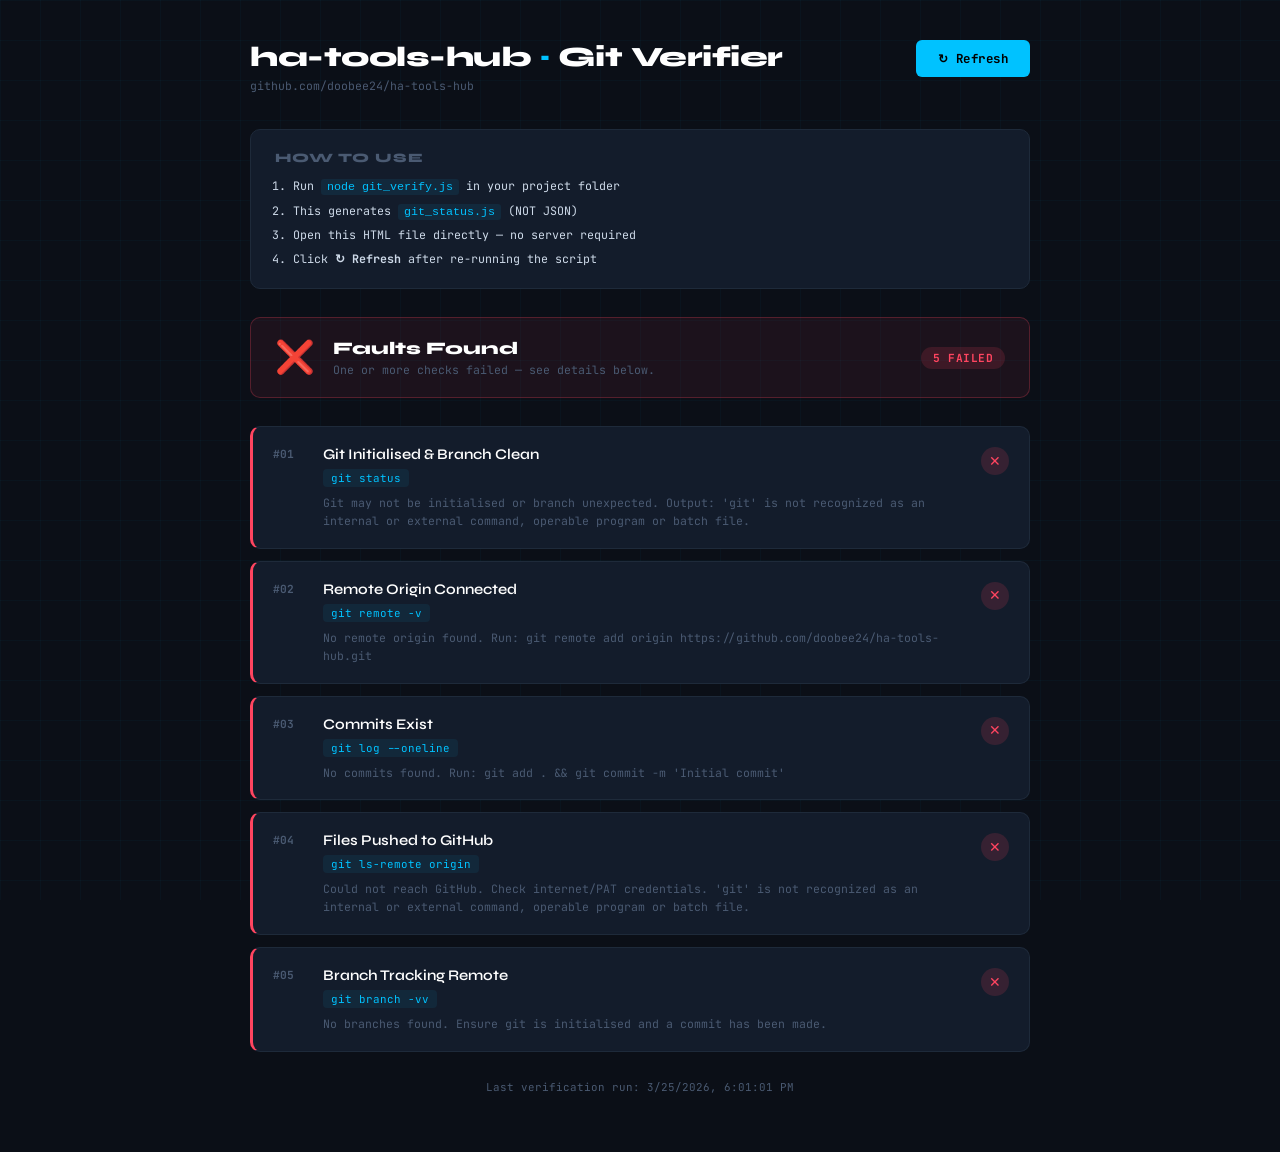
<file: git_dashboard.html>
<!DOCTYPE html>
<html lang="en">
<head>
<meta charset="UTF-8">
<meta name="viewport" content="width=device-width, initial-scale=1.0">
<title>ha-tools-hub · Git Verification Dashboard</title>
<link href="https://fonts.googleapis.com/css2?family=JetBrains+Mono:wght@400;600;700&family=Syne:wght@400;600;800&display=swap" rel="stylesheet">

<style>
  :root {
    --bg:        #0b0f17;
    --surface:   #111722;
    --border:    #1e2a3a;
    --accent:    #00c2ff;
    --ok:        #00e5a0;
    --warn:      #ffb730;
    --fail:      #ff4560;
    --text:      #cdd9e8;
    --muted:     #4a5a72;
    --card-bg:   #131c2b;
  }

  * { box-sizing: border-box; margin: 0; padding: 0; }

  body {
    background: var(--bg);
    color: var(--text);
    font-family: 'Syne', sans-serif;
    min-height: 100vh;
    display: flex;
    flex-direction: column;
    align-items: center;
    padding: 40px 20px 60px;
  }

  body::before {
    content: '';
    position: fixed;
    inset: 0;
    background-image:
      linear-gradient(rgba(0,194,255,0.03) 1px, transparent 1px),
      linear-gradient(90deg, rgba(0,194,255,0.03) 1px, transparent 1px);
    background-size: 40px 40px;
    pointer-events: none;
    z-index: 0;
  }

  .wrapper { position: relative; z-index: 1; width: 100%; max-width: 780px; }

  header {
    display: flex;
    align-items: flex-start;
    justify-content: space-between;
    margin-bottom: 36px;
    gap: 16px;
    flex-wrap: wrap;
  }

  .header-left h1 {
    font-size: 1.75rem;
    font-weight: 800;
    letter-spacing: -0.5px;
    color: #fff;
  }

  .header-left h1 span { color: var(--accent); }

  .header-left p {
    font-family: 'JetBrains Mono', monospace;
    font-size: 0.72rem;
    color: var(--muted);
    margin-top: 4px;
  }

  .run-btn {
    background: var(--accent);
    color: #000;
    border: none;
    padding: 10px 22px;
    border-radius: 6px;
    font-family: 'JetBrains Mono', monospace;
    font-size: 0.78rem;
    font-weight: 700;
    cursor: pointer;
    letter-spacing: 0.5px;
    transition: opacity 0.15s, transform 0.15s;
    white-space: nowrap;
  }
  .run-btn:hover { opacity: 0.85; transform: translateY(-1px); }
  .run-btn:active { transform: translateY(0); }

  .banner {
    border-radius: 10px;
    padding: 20px 24px;
    display: flex;
    align-items: center;
    gap: 18px;
    margin-bottom: 28px;
    border: 1px solid transparent;
    transition: all 0.4s;
  }
  .banner.ok   { background: rgba(0,229,160,0.07); border-color: rgba(0,229,160,0.25); }
  .banner.warn { background: rgba(255,183,48,0.07); border-color: rgba(255,183,48,0.25); }
  .banner.fail { background: rgba(255,69,96,0.07);  border-color: rgba(255,69,96,0.25); }
  .banner.idle { background: rgba(255,255,255,0.03); border-color: var(--border); }

  .banner-icon { font-size: 2rem; line-height: 1; flex-shrink: 0; }

  .banner-text h2 { font-size: 1.1rem; font-weight: 800; color: #fff; }
  .banner-text p  { font-family: 'JetBrains Mono', monospace; font-size: 0.72rem; color: var(--muted); margin-top: 3px; }

  .pill-row { display: flex; gap: 8px; margin-left: auto; flex-wrap: wrap; }
  .pill {
    font-family: 'JetBrains Mono', monospace;
    font-size: 0.7rem;
    font-weight: 700;
    padding: 4px 12px;
    border-radius: 20px;
    letter-spacing: 0.5px;
  }
  .pill.ok   { background: rgba(0,229,160,0.15);  color: var(--ok); }
  .pill.warn { background: rgba(255,183,48,0.15); color: var(--warn); }
  .pill.fail { background: rgba(255,69,96,0.15);  color: var(--fail); }

  .checks { display: flex; flex-direction: column; gap: 12px; }

  .check-card {
    background: var(--card-bg);
    border: 1px solid var(--border);
    border-radius: 10px;
    padding: 18px 20px;
    display: grid;
    grid-template-columns: 36px 1fr auto;
    gap: 14px;
    align-items: start;
    transition: border-color 0.3s, transform 0.2s;
    cursor: default;
    animation: fadeUp 0.3s ease both;
  }
  .check-card:hover { transform: translateX(3px); }
  .check-card.ok   { border-left: 3px solid var(--ok); }
  .check-card.warn { border-left: 3px solid var(--warn); }
  .check-card.fail { border-left: 3px solid var(--fail); }
  .check-card.idle { border-left: 3px solid var(--muted); }

  .check-num {
    font-family: 'JetBrains Mono', monospace;
    font-size: 0.7rem;
    font-weight: 700;
    color: var(--muted);
    padding-top: 2px;
  }

  .check-body h3 {
    font-size: 0.92rem;
    font-weight: 600;
    color: #fff;
    margin-bottom: 4px;
  }

  .check-cmd {
    font-family: 'JetBrains Mono', monospace;
    font-size: 0.68rem;
    color: var(--accent);
    background: rgba(0,194,255,0.07);
    display: inline-block;
    padding: 2px 8px;
    border-radius: 4px;
    margin-bottom: 7px;
  }

  .check-detail {
    font-family: 'JetBrains Mono', monospace;
    font-size: 0.72rem;
    color: var(--muted);
    line-height: 1.55;
  }

  .status-dot {
    width: 28px;
    height: 28px;
    border-radius: 50%;
    display: flex;
    align-items: center;
    justify-content: center;
    font-size: 0.85rem;
    flex-shrink: 0;
    margin-top: 2px;
  }
  .status-dot.ok   { background: rgba(0,229,160,0.15);  color: var(--ok); }
  .status-dot.warn { background: rgba(255,183,48,0.15); color: var(--warn); }
  .status-dot.fail { background: rgba(255,69,96,0.15);  color: var(--fail); }
  .status-dot.idle { background: rgba(255,255,255,0.05); color: var(--muted); }

  .timestamp {
    font-family: 'JetBrains Mono', monospace;
    font-size: 0.68rem;
    color: var(--muted);
    text-align: center;
    margin-top: 28px;
  }

  .instructions {
    background: var(--card-bg);
    border: 1px solid var(--border);
    border-radius: 10px;
    padding: 20px 24px;
    margin-bottom: 28px;
  }
  .instructions h3 {
    font-size: 0.8rem;
    font-weight: 800;
    color: var(--muted);
    text-transform: uppercase;
    letter-spacing: 1px;
    margin-bottom: 12px;
  }
  .instructions ol {
    padding-left: 18px;
    display: flex;
    flex-direction: column;
    gap: 6px;
  }
  .instructions li {
    font-family: 'JetBrains Mono', monospace;
    font-size: 0.73rem;
    color: var(--text);
    line-height: 1.5;
  }
  .instructions code {
    background: rgba(0,194,255,0.08);
    color: var(--accent);
    padding: 1px 6px;
    border-radius: 3px;
  }

  @keyframes fadeUp {
    from { opacity: 0; transform: translateY(12px); }
    to   { opacity: 1; transform: translateY(0); }
  }
</style>
</head>

<body>
<div class="wrapper">

  <header>
    <div class="header-left">
      <h1>ha-tools-hub <span>·</span> Git Verifier</h1>
      <p>github.com/doobee24/ha-tools-hub</p>
    </div>
    <button class="run-btn" onclick="loadStatus()">↻ Refresh</button>
  </header>

  <div class="instructions">
    <h3>How to use</h3>
    <ol>
      <li>Run <code>node git_verify.js</code> in your project folder</li>
      <li>This generates <code>git_status.js</code> (NOT JSON)</li>
      <li>Open this HTML file directly — no server required</li>
      <li>Click <strong>↻ Refresh</strong> after re-running the script</li>
    </ol>
  </div>

  <div id="banner" class="banner idle">
    <div class="banner-icon">⏳</div>
    <div class="banner-text">
      <h2>Waiting for results...</h2>
      <p>Run <code>node git_verify.js</code> then refresh</p>
    </div>
  </div>

  <div id="checks" class="checks"></div>
  <div id="timestamp" class="timestamp"></div>

</div>

<!-- Load generated results -->
<script src="git_status.js"></script>

<script>
const ICONS = { ok: "✓", warn: "!", fail: "✕", idle: "–" };
const BANNER_TEXT = {
  ok:   { icon: "✅", title: "All Checks Passed", sub: "Repository is fully set up and verified." },
  warn: { icon: "⚠️", title: "Warnings Detected",  sub: "Some checks need attention — see details below." },
  fail: { icon: "❌", title: "Faults Found",        sub: "One or more checks failed — see details below." },
};

function loadStatus() {
  if (!window.GIT_STATUS) {
    const banner = document.getElementById("banner");
    banner.className = "banner idle";
    banner.innerHTML = `
      <div class="banner-icon">📂</div>
      <div class="banner-text">
        <h2>No results file found</h2>
        <p>Run <strong>node git_verify.js</strong> then refresh</p>
      </div>`;
    return;
  }

  render(window.GIT_STATUS);
}

function render(data) {
  const overall = data.overall || "idle";
  const b = BANNER_TEXT[overall];
  const s = data.summary || {};

  const banner = document.getElementById("banner");
  banner.className = `banner ${overall}`;
  banner.innerHTML = `
    <div class="banner-icon">${b.icon}</div>
    <div class="banner-text">
      <h2>${b.title}</h2>
      <p>${b.sub}</p>
    </div>
    <div class="pill-row">
      ${s.passed  ? `<span class="pill ok">${s.passed} PASSED</span>`  : ""}
      ${s.warned  ? `<span class="pill warn">${s.warned} WARN</span>`  : ""}
      ${s.failed  ? `<span class="pill fail">${s.failed} FAILED</span>` : ""}
    </div>`;

  const container = document.getElementById("checks");
  container.innerHTML = "";

  (data.checks || []).forEach(c => {
    const card = document.createElement("div");
    card.className = `check-card ${c.status}`;
    card.innerHTML = `
      <div class="check-num">#${String(c.id).padStart(2,"0")}</div>
      <div class="check-body">
        <h3>${c.name}</h3>
        <span class="check-cmd">${c.command}</span>
        <p class="check-detail">${c.detail}</p>
      </div>
      <div class="status-dot ${c.status}">${ICONS[c.status]}</div>`;
    container.appendChild(card);
  });

  const runAt = data.run_at ? new Date(data.run_at).toLocaleString() : "unknown";
  document.getElementById("timestamp").textContent = `Last verification run: ${runAt}`;
}

loadStatus();
</script>

</body>
</html>
</file>
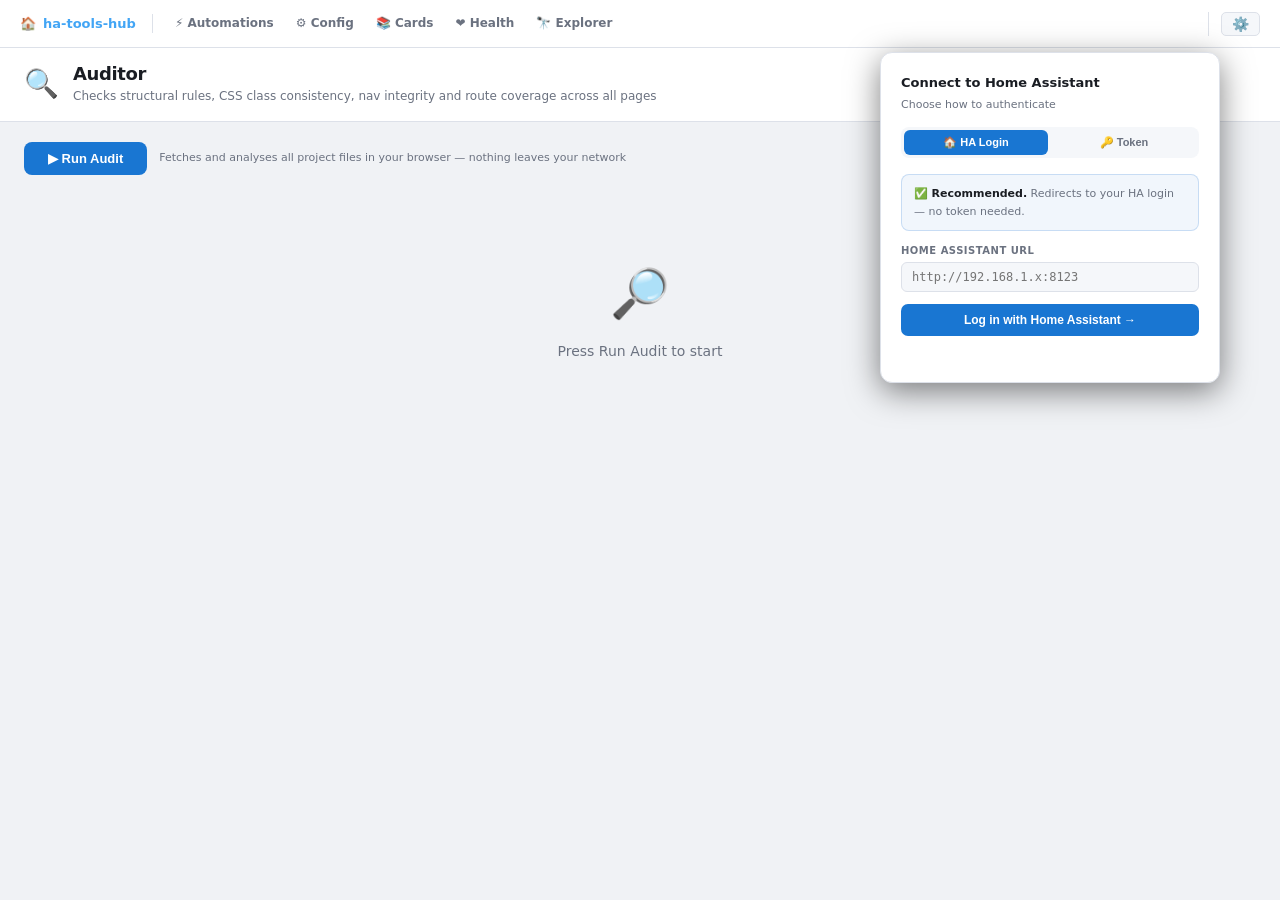
<file: app/pages/auditor.html>
<!DOCTYPE html>
<!--
  HA Tools Hub — auditor.html
  Self-contained project auditor. Fetches sibling files and checks
  structural rules, CSS class consistency, nav integrity and routes.
  Copyright © 2026 HA Tools Hub. All rights reserved.
-->
<html lang="en">
<head>
  <script>(function(){var t=localStorage.getItem('ha_tools_theme')||'dark-space',m=localStorage.getItem('ha_tools_mode')||'system';var light=['light-clean','light-warm','arctic'],dark=['dark-space','midnight-blue','forest','volcanic','purple-haze','solarized','rose-gold','neon-cyber','molten-gold','aurora','deep-crimson','holographic','steel-forge'];if(m==='light'){if(dark.indexOf(t)!==-1)t='light-clean';}else if(m==='dark'){if(light.indexOf(t)!==-1)t='dark-space';}else if(window.matchMedia&&window.matchMedia('(prefers-color-scheme: light)').matches){if(dark.indexOf(t)!==-1)t='light-clean';}document.documentElement.setAttribute('data-theme',t);})();</script>

  <meta charset="UTF-8">
  <meta http-equiv="Content-Security-Policy" content="default-src 'self' 'unsafe-inline' 'unsafe-eval' data: blob:; connect-src 'self' ws: wss: http: https:; img-src 'self' data: blob:;">
  <meta name="referrer" content="no-referrer">
  <meta name="robots" content="noindex, nofollow, noarchive">
  <meta name="viewport" content="width=device-width, initial-scale=1.0">
  <title>Auditor — HA Tools Hub</title>

  <link rel="stylesheet" href="../assets/css/main.css?v=0.03">
  <link rel="stylesheet" href="../assets/css/layout.css?v=0.03">
  <link rel="stylesheet" href="../assets/css/components.css?v=0.03">
  <script src="../assets/js/main.js?v=0.03"></script>
  <script src="../assets/js/components.js?v=0.03"></script>

  <style>
    /* ── au- prefix for all auditor-specific classes ── */
    .au-run-btn {
      padding: 9px 24px; border: none; border-radius: 8px;
      background: var(--accent); color: #fff;
      font-size: 13px; font-weight: 700; cursor: pointer;
      transition: filter 0.15s;
    }
    .au-run-btn:hover { filter: brightness(1.12); }
    .au-run-btn:disabled { opacity: 0.5; cursor: not-allowed; }

    .au-summary-bar {
      display: flex; gap: 10px; flex-wrap: wrap; margin: 18px 0;
    }
    .au-summary-pill {
      padding: 5px 14px; border-radius: 20px; font-size: 12px;
      font-weight: 700; border: 1px solid transparent;
    }
    .au-summary-pill.au-pass { background: rgba(76,175,135,0.12); color: var(--green); border-color: rgba(76,175,135,0.3); }
    .au-summary-pill.au-fail { background: rgba(224,82,82,0.12);  color: var(--red);   border-color: rgba(224,82,82,0.3); }
    .au-summary-pill.au-warn { background: rgba(245,166,35,0.12); color: var(--orange);border-color: rgba(245,166,35,0.3); }

    .au-group {
      border: 1px solid var(--border); border-radius: 10px;
      overflow: hidden; margin-bottom: 10px;
    }
    .au-group-header {
      display: flex; align-items: center; gap: 10px;
      padding: 11px 14px; cursor: pointer; user-select: none;
      background: var(--surface); transition: background 0.12s;
    }
    .au-group-header:hover { background: var(--surface2); }
    .au-group-icon { font-size: 14px; flex-shrink: 0; }
    .au-group-title { font-size: 13px; font-weight: 700; flex: 1; }
    .au-group-badge {
      font-size: 10px; font-weight: 700; padding: 2px 8px;
      border-radius: 10px; flex-shrink: 0;
    }
    .au-group-badge.au-pass { background: rgba(76,175,135,0.15); color: var(--green); }
    .au-group-badge.au-fail { background: rgba(224,82,82,0.15);  color: var(--red); }
    .au-group-badge.au-warn { background: rgba(245,166,35,0.15); color: var(--orange); }
    .au-group-chevron { font-size: 9px; color: var(--text2); flex-shrink: 0; }

    .au-group-body { display: none; border-top: 1px solid var(--border); }
    .au-group.open .au-group-body { display: block; }

    .au-check {
      display: flex; align-items: flex-start; gap: 10px;
      padding: 8px 14px; border-bottom: 1px solid var(--border);
      font-size: 12px;
    }
    .au-check:last-child { border-bottom: none; }
    .au-check-icon { flex-shrink: 0; font-size: 13px; margin-top: 1px; }
    .au-check-body { flex: 1; }
    .au-check-title { font-weight: 600; color: var(--text1); }
    .au-check-detail { color: var(--text2); margin-top: 3px; line-height: 1.5; }
    .au-failure-list { margin-top: 5px; }
    .au-failure {
      font-size: 11px; font-family: monospace;
      color: var(--red); padding: 1px 0; line-height: 1.6;
    }
    .au-warn-item {
      font-size: 11px; font-family: monospace;
      color: var(--orange); padding: 1px 0; line-height: 1.6;
    }

    .au-status { font-size: 12px; color: var(--text2); margin-bottom: 16px; min-height: 18px; }
    .au-idle-state { text-align: center; padding: 40px 20px; color: var(--text2); }
    .au-idle-state-icon { font-size: 48px; margin-bottom: 12px; }
    .au-idle-state-text { font-size: 14px; }
  </style>
</head>
<body>

<nav class="hub-nav"></nav>

<div class="page-header">
  <span class="page-header-icon">🔍</span>
  <div class="page-header-text">
    <div class="page-header-title">Auditor</div>
    <div class="page-header-desc">Checks structural rules, CSS class consistency, nav integrity and route coverage across all pages</div>
  </div>
</div>

<main class="hub-main">

  <div style="display:flex; align-items:center; gap:12px; margin-bottom:8px;">
    <button class="au-run-btn" id="au-run-btn" onclick="runAudit()">▶ Run Audit</button>
    <span style="font-size:11px; color:var(--text2);">Fetches and analyses all project files in your browser — nothing leaves your network</span>
  </div>

  <div class="au-status" id="au-status"></div>
  <div class="au-summary-bar" id="au-summary" style="display:none;"></div>
  <div id="au-results">
    <div class="au-idle-state">
      <div class="au-idle-state-icon">🔎</div>
      <div class="au-idle-state-text">Press Run Audit to start</div>
    </div>
  </div>

</main>

<script>
// ═══════════════════════════════════════════════════════════════
//  AUDITOR — checks run entirely client-side via fetch()
//  Base path: one level up from /pages/
// ═══════════════════════════════════════════════════════════════

// ── Base path: resolved at runtime from window.location ──────────
// pages/auditor.html sits one level inside the project root.
// e.g. http://ha:8123/local/ha-tools-hub/pages/auditor.html
//   → base = http://ha:8123/local/ha-tools-hub/
var BASE = (function() {
  var href = window.location.href.split('?')[0].split('#')[0];
  // Strip filename and pages/ folder to reach project root
  var parts = href.split('/');
  parts.pop();           // remove auditor.html
  parts.pop();           // remove pages/
  return parts.join('/') + '/';
})();

// ── Known shared CSS classes (extracted at build time + maintained here) ──
// The auditor also re-parses the actual CSS files live, this is a fallback.
var KNOWN_PAGE_PREFIXES = ['sa-', 'bt-', 'tr-', 'au-', 'ix-', 'cm-', 'am-', 'fr-', 'cr-'];

// ── Inline routes data — embedded at build time, no fetch needed ──
// Update this when config/routes.json changes.
var ROUTES_DATA = {
  "version": "0.01a",
  "base_path": "/local/ha-tools-hub/pages/",
  "routes": [
    {
      "id": "index",
      "file": "index.html",
      "title": "Home",
      "nav_label": "\ud83c\udfe0 Home",
      "nav_group": "hub",
      "in_nav": true
    },
    {
      "id": "system-analyser",
      "file": "system.html",
      "title": "System Analyser",
      "nav_label": "\ud83e\udde0 Analyser",
      "nav_group": "analysis",
      "in_nav": true
    },
    {
      "id": "config-manager",
      "file": "config-manager.html",
      "title": "Config Manager",
      "nav_label": "\u2699\ufe0f Config",
      "nav_group": "config",
      "in_nav": true
    },
    {
      "id": "tracker",
      "file": "tracker.html",
      "title": "Project Tracker",
      "nav_label": "\ud83d\udcca Tracker",
      "nav_group": "hub",
      "in_nav": true
    },
    {
      "id": "auditor",
      "file": "auditor.html",
      "title": "Auditor",
      "nav_label": "\ud83d\udd0d Auditor",
      "nav_group": "hub",
      "in_nav": false
    },
    {
      "id": "automation-manager",
      "file": "automation-manager.html",
      "title": "Automation Manager",
      "nav_label": "\u26a1 Automations",
      "nav_group": "automations",
      "in_nav": false
    }
  ]
};



// Classes that are purely state/JS-toggled — not defined in CSS but valid
var JS_STATE_CLASSES = new Set([
  'active', 'open', 'disabled', 'visible', 'loading',
  'expanded', 'collapsed', 'selected', 'focused', 'hover',
  'done', 'error', 'success', 'warning', 'connected', 'disconnected',
  'sidebar-is-open', 'hub-tab-panel'
]);

// ── Required meta tags every page must have ──
var REQUIRED_META = [
  { attr: 'http-equiv="Content-Security-Policy"',      label: 'CSP meta tag' },
  { attr: 'name="referrer"',                           label: 'Referrer meta tag' },
  { attr: 'name="robots"',                             label: 'Robots meta tag' },
  { attr: 'name="viewport"',                           label: 'Viewport meta tag' },
];

// ── Required shared asset loads ──
var REQUIRED_CSS = ['main.css', 'layout.css', 'components.css'];
var REQUIRED_JS  = ['main.js', 'components.js'];

// ── Structural rules ──
var STRUCTURAL_RULES = [
  {
    id: 'nav-shell',
    label: 'Nav is empty shell',
    test: function(html) {
      // Must have <nav class="hub-nav"></nav> with nothing inside
      return /<nav\s+class="hub-nav"\s*><\/nav>/.test(html);
    },
    fix: 'Replace nav contents with empty shell: <nav class="hub-nav"></nav>'
  },
  {
    id: 'no-inline-nav-links',
    label: 'No hardcoded nav links in page',
    test: function(html) {
      // Nav shell must be empty — no <a href inside the nav element
      var navMatch = html.match(/<nav\s+class="hub-nav"[^>]*>([\s\S]*?)<\/nav>/);
      if (!navMatch) return true; // no nav at all — caught by nav-shell check
      return navMatch[1].trim() === '';
    },
    fix: 'Remove all links from <nav class="hub-nav"> — main.js injects them'
  },
  {
    id: 'theme-init-first',
    label: 'Theme init IIFE is first script in <head>',
    test: function(html) {
      return /(<head>[\s\S]*?)<script>\s*\(function\(\)\{var t=localStorage\.getItem\('ha_tools_theme'\)/.test(html);
    },
    fix: 'The theme init IIFE must be the very first <script> tag inside <head>'
  },
  {
    id: 'no-page-shell-inline',
    label: 'No inline shell/sidebar/main layout classes defined',
    test: function(html) {
      // Extract only the <style> blocks
      var styleBlocks = (html.match(/<style>([\s\S]*?)<\/style>/g) || []).join('');
      // Should not define hub-shell, hub-sidebar, hub-main in page CSS
      return !/(\.hub-shell|\.hub-sidebar|\.hub-main)\s*\{/.test(styleBlocks);
    },
    fix: 'Remove hub-shell/hub-sidebar/hub-main rules from the page <style> block — these live in layout.css'
  },
  {
    id: 'no-media-query-in-page',
    label: 'No responsive @media blocks in page CSS',
    test: function(html) {
      var styleBlocks = (html.match(/<style>([\s\S]*?)<\/style>/g) || []).join('');
      return !/@media/.test(styleBlocks);
    },
    fix: 'Remove @media blocks from the page <style> — layout.css handles all breakpoints'
  },
  {
    id: 'no-eschhtml-defined',
    label: 'No per-page escHtml() definition',
    test: function(html) {
      return !/function escHtml\s*\(/.test(html);
    },
    fix: 'Remove the local escHtml() definition — use the one from components.js'
  },
  {
    id: 'page-header-present',
    label: 'Page header block present',
    test: function(html) {
      return /class="page-header"/.test(html);
    },
    fix: 'Add the standard <div class="page-header"> block'
  }
];

// ── Utility ───────────────────────────────────────────────────────
function escH(s) {
  return String(s||'').replace(/&/g,'&amp;').replace(/</g,'&lt;').replace(/>/g,'&gt;');
}

function status(msg) {
  document.getElementById('au-status').textContent = msg;
}

// ── Fetch helpers ─────────────────────────────────────────────────
async function fetchText(path) {
  try {
    var r = await fetch(BASE + path + '?_=' + Date.now());
    // Read text regardless of status — HA sometimes returns non-200 for static JS/JSON
    // but still delivers content. Only return null on network failure.
    return await r.text();
  } catch(e) { return null; }
}

// For JS files already loaded on the page, read from the DOM script tags
// rather than re-fetching — avoids HA static server MIME/permission issues.
function getLoadedScriptContent(filename) {
  var scripts = document.querySelectorAll('script[src]');
  // Can't read cross-origin script content from DOM — use fetch with relaxed ok check
  return null; // fallback to fetch
}

// ── CSS class extractor ───────────────────────────────────────────
function extractCssClasses(css) {
  var classes = new Set();
  var re = /\.([\w-]+)\s*[{,:\[]/g;
  var m;
  while ((m = re.exec(css)) !== null) {
    classes.add(m[1]);
  }
  return classes;
}

// ── HTML class extractor (skips style/script blocks) ─────────────
function extractHtmlClasses(html) {
  // Strip script and style content
  var stripped = html
    .replace(/<script[\s\S]*?<\/script>/gi, '')
    .replace(/<style[\s\S]*?<\/style>/gi, '');
  var classes = new Set();
  var re = /class\s*=\s*["']([^"']+)["']/g;
  var m;
  while ((m = re.exec(stripped)) !== null) {
    m[1].trim().split(/\s+/).forEach(function(c){ if (c) classes.add(c); });
  }
  return classes;
}

// Determine which page prefix applies to a filename
function pagePrefix(filename) {
  var map = {
    'system.html':      'sa-',
    'tracker.html':     'tr-',
    'auditor.html': 'au-',
  };
  return map[filename] || null;
}

// ── CHECKS ────────────────────────────────────────────────────────

async function checkCssConsistency(pages, sharedClasses) {
  var failures = [], warnings = [];

  for (var i = 0; i < pages.length; i++) {
    var p = pages[i];
    if (!p.html) continue;
    var prefix = pagePrefix(p.name);
    var usedClasses = extractHtmlClasses(p.html);

    usedClasses.forEach(function(cls) {
      // Skip state classes toggled by JS
      if (JS_STATE_CLASSES.has(cls)) return;
      // Skip page-specific prefixed classes (intentionally inline)
      if (KNOWN_PAGE_PREFIXES.some(function(px){ return cls.startsWith(px); })) return;
      // Skip classes defined in shared CSS
      if (sharedClasses.has(cls)) return;
      // Skip single-word utility classes (likely from inline style shortcuts)
      if (/^[a-z]+$/.test(cls) && cls.length <= 4) return;
      // Flag it
      failures.push({ file: p.name, cls: cls });
    });
  }

  // Group by file for display
  var byFile = {};
  failures.forEach(function(f){
    if (!byFile[f.file]) byFile[f.file] = [];
    byFile[f.file].push(f.cls);
  });

  return {
    id: 'css-classes',
    title: 'CSS Class Consistency',
    desc: 'Every class= in HTML either exists in shared CSS or uses the correct page-specific prefix',
    failures: Object.keys(byFile).map(function(file){
      return file + ': ' + byFile[file].map(function(c){ return '.'+c; }).join(', ');
    }),
    warnings: warnings
  };
}

async function checkStructuralRules(pages) {
  var allFailures = [];

  STRUCTURAL_RULES.forEach(function(rule) {
    var ruleFailures = [];
    pages.forEach(function(p) {
      if (!p.html) return;
      if (!rule.test(p.html)) {
        ruleFailures.push(p.name + ' — ' + rule.fix);
      }
    });
    if (ruleFailures.length) {
      allFailures = allFailures.concat(ruleFailures.map(function(f){
        return '[' + rule.label + '] ' + f;
      }));
    }
  });

  return {
    id: 'structure',
    title: 'Page Structure Rules',
    desc: 'Every page follows the 10-step structure defined in ai-notes.md',
    failures: allFailures,
    warnings: []
  };
}

async function checkAssetLoads(pages) {
  var failures = [], warnings = [];

  pages.forEach(function(p) {
    if (!p.html) return;
    REQUIRED_CSS.forEach(function(f){
      if (p.html.indexOf(f) === -1)
        failures.push(p.name + ' — missing shared CSS: ' + f);
    });
    REQUIRED_JS.forEach(function(f){
      if (p.html.indexOf(f) === -1)
        failures.push(p.name + ' — missing shared JS: ' + f);
    });
  });

  return {
    id: 'assets',
    title: 'Shared Asset Loads',
    desc: 'Every page loads all three CSS files and both JS files',
    failures: failures,
    warnings: warnings
  };
}

async function checkMetaTags(pages) {
  var failures = [];

  pages.forEach(function(p) {
    if (!p.html) return;
    REQUIRED_META.forEach(function(m){
      if (p.html.indexOf(m.attr) === -1)
        failures.push(p.name + ' — missing ' + m.label);
    });
  });

  return {
    id: 'meta',
    title: 'Security & Meta Tags',
    desc: 'Every page has CSP, referrer, robots and viewport meta tags',
    failures: failures,
    warnings: []
  };
}

async function checkNavIntegrity(mainJs, pages) {
  var failures = [], warnings = [];
  var navLinks = [];

  // Read nav links directly from the live injected DOM nav.
  // main.js is already loaded on this page and has injected NAV_HTML —
  // so the links are in the DOM without needing to re-fetch the JS file.
  // This avoids HA static server MIME/permission issues with .js fetches.
  var navEl = document.querySelector('.hub-nav-links');
  if (navEl) {
    navEl.querySelectorAll('a[href]').forEach(function(a) {
      var href = a.getAttribute('href');
      if (href && href.endsWith('.html')) navLinks.push(href);
    });
  }

  // Fallback: parse fetched main.js text if DOM nav somehow empty
  if (!navLinks.length && mainJs) {
    var re = /href="([^"]+\.html)"/g;
    var m;
    while ((m = re.exec(mainJs)) !== null) navLinks.push(m[1]);
  }

  if (!navLinks.length) {
    warnings.push('Could not read nav links — DOM nav empty and main.js unavailable');
    return { id:'nav', title:'Nav Integrity', desc:'NAV_HTML links resolve to real files', failures:failures, warnings:warnings };
  }

  navLinks = navLinks.filter(function(l,i,a){ return a.indexOf(l)===i; });

  var pageNames = pages.map(function(p){ return p.name; });
  navLinks.forEach(function(link) {
    if (pageNames.indexOf(link) === -1 && pageNames.indexOf(link.replace('pages/','')) === -1) {
      failures.push('Nav links to "' + link + '" — file not found in /pages/');
    }
  });

  return {
    id: 'nav',
    title: 'Nav Integrity',
    desc: 'NAV_HTML links (read from live DOM) all resolve to real page files',
    failures: failures,
    warnings: warnings
  };
}

async function checkRoutes(routesJson, pages) {
  var failures = [], warnings = [];

  // Single guard: handles null, empty, and HTML error pages returned instead of JSON
  if (!routesJson || routesJson.trim().charAt(0) !== '{') {
    warnings.push('config/routes.json could not be fetched — check the file exists at /config/routes.json relative to project root');
    return { id:'routes', title:'Routes Coverage', desc:'routes.json entries match actual files', failures:failures, warnings:warnings };
  }
  var routes;
  try { routes = JSON.parse(routesJson).routes; } catch(e) {
    failures.push('config/routes.json is not valid JSON');
    return { id:'routes', title:'Routes Coverage', desc:'routes.json entries match actual files', failures:failures, warnings:warnings };
  }

  var pageNames = pages.map(function(p){ return p.name; });
  routes.forEach(function(r) {
    if (pageNames.indexOf(r.file) === -1) {
      failures.push('routes.json references "' + r.file + '" — file not found in /pages/');
    }
  });

  // Pages that exist but aren't in routes.json
  pageNames.forEach(function(name) {
    if (name === 'bug-tracker.html') return; // known missing, tracked
    var inRoutes = routes.some(function(r){ return r.file === name; });
    if (!inRoutes) {
      warnings.push('"' + name + '" exists but is not registered in routes.json');
    }
  });

  return {
    id: 'routes',
    title: 'Routes Coverage',
    desc: 'Every file in routes.json exists; every page file is registered',
    failures: failures,
    warnings: warnings
  };
}

async function checkCssPrefixRules(pages) {
  var failures = [];

  pages.forEach(function(p) {
    if (!p.html) return;
    var prefix = pagePrefix(p.name);
    if (!prefix) return; // stub pages — no expected prefix

    // Extract page-specific style block
    var styleBlocks = (p.html.match(/<style>([\s\S]*?)<\/style>/g) || []).join('');
    // Find CSS class definitions in page styles
    var re = /\.([\w-]+)\s*\{/g;
    var m;
    while ((m = re.exec(styleBlocks)) !== null) {
      var cls = m[1];
      // Skip shared structural classes
      if (cls.startsWith('hub-') || cls.startsWith('sa-') || cls.startsWith('page-') || cls.startsWith('btn')) continue;
      // Check it uses the right prefix
      if (!cls.startsWith(prefix)) {
        failures.push(p.name + ': .' + cls + ' should start with ' + prefix);
      }
    }
  });

  return {
    id: 'prefix',
    title: 'CSS Prefix Rules',
    desc: 'Page-specific CSS classes use the correct page-id prefix (sa-, bt-, tr-, au-, ix-, cm-, am-)',
    failures: failures,
    warnings: []
  };
}

// ── Result renderer ───────────────────────────────────────────────
function renderResults(checks) {
  var totalFail = 0, totalWarn = 0, totalPass = 0;
  checks.forEach(function(c){
    if (c.failures.length) totalFail += c.failures.length;
    else if (c.warnings.length) totalWarn++;
    else totalPass++;
  });

  // Summary pills
  var summaryEl = document.getElementById('au-summary');
  summaryEl.style.display = 'flex';
  summaryEl.innerHTML =
    '<span class="au-summary-pill au-pass">✅ ' + checks.filter(function(c){ return !c.failures.length && !c.warnings.length; }).length + ' checks passed</span>' +
    (totalFail  ? '<span class="au-summary-pill au-fail">❌ ' + totalFail + ' failure' + (totalFail>1?'s':'') + '</span>' : '') +
    (totalWarn  ? '<span class="au-summary-pill au-warn">⚠ ' + totalWarn + ' warning' + (totalWarn>1?'s':'') + '</span>' : '');

  // Check groups
  var html = '';
  checks.forEach(function(c, i) {
    var hasFail = c.failures.length > 0;
    var hasWarn = c.warnings.length > 0;
    var state   = hasFail ? 'fail' : hasWarn ? 'warn' : 'pass';
    var icon    = hasFail ? '❌' : hasWarn ? '⚠️' : '✅';
    var badge   = hasFail
      ? c.failures.length + ' failure' + (c.failures.length>1?'s':'')
      : hasWarn
        ? c.warnings.length + ' warning' + (c.warnings.length>1?'s':'')
        : 'passed';

    // Auto-expand failing groups
    var isOpen = hasFail || hasWarn;

    html += '<div class="au-group' + (isOpen?' open':'') + '" id="aug-' + i + '">' +
      '<div class="au-group-header" onclick="toggleGroup(' + i + ')">' +
        '<span class="au-group-icon">' + icon + '</span>' +
        '<span class="au-group-title">' + escH(c.title) + '</span>' +
        '<span class="au-group-badge ' + state + '">' + escH(badge) + '</span>' +
        '<span class="au-group-chevron" id="aug-chev-' + i + '">' + (isOpen?'▼':'▶') + '</span>' +
      '</div>' +
      '<div class="au-group-body">' +
        '<div class="au-check">' +
          '<span class="au-check-icon">' + icon + '</span>' +
          '<div class="au-check-body">' +
            '<div class="au-check-title">' + escH(c.desc) + '</div>' +
            (hasFail || hasWarn ? (
              '<div class="au-failure-list">' +
                c.failures.map(function(f){ return '<div class="au-failure">✗ ' + escH(f) + '</div>'; }).join('') +
                c.warnings.map(function(w){ return '<div class="au-warn-item">⚠ ' + escH(w) + '</div>'; }).join('') +
              '</div>'
            ) : '<div class="au-check-detail" style="color:var(--green);">All clear</div>') +
          '</div>' +
        '</div>' +
      '</div>' +
    '</div>';
  });

  document.getElementById('au-results').innerHTML = html;
}

function toggleGroup(i) {
  var el   = document.getElementById('aug-' + i);
  var chev = document.getElementById('aug-chev-' + i);
  var open = el.classList.toggle('open');
  if (chev) chev.textContent = open ? '▼' : '▶';
}

// ── Main audit runner ─────────────────────────────────────────────
async function runAudit() {
  var btn = document.getElementById('au-run-btn');
  btn.disabled = true;
  btn.textContent = '⏳ Running…';
  document.getElementById('au-summary').style.display = 'none';
  document.getElementById('au-results').innerHTML = '';

  try {
    // Show resolved base path for transparency
    status('Base path: ' + BASE + ' — fetching shared CSS…');
    var sharedClasses = new Set();
    for (var ci = 0; ci < ['assets/css/main.css','assets/css/layout.css','assets/css/components.css'].length; ci++) {
      var css = await fetchText(['assets/css/main.css','assets/css/layout.css','assets/css/components.css'][ci]);
      if (css) extractCssClasses(css).forEach(function(c){ sharedClasses.add(c); });
    }
    status('Found ' + sharedClasses.size + ' shared CSS classes. Fetching pages…');

    // 2. Fetch all HTML pages
    var pageFiles = [
      'pages/index.html',
      'pages/system.html',
      'pages/tracker.html',
      'pages/config-manager.html',
      'pages/automation-manager.html',
      'pages/auditor.html',
    ];

    var pages = [];
    for (var pi = 0; pi < pageFiles.length; pi++) {
      var html = await fetchText(pageFiles[pi]);
      var name = pageFiles[pi].replace('pages/', '');
      pages.push({ name: name, path: pageFiles[pi], html: html });
    }

    var loadedCount = pages.filter(function(p){ return p.html; }).length;
    status('Loaded ' + loadedCount + '/' + pages.length + ' pages. Running checks…');

    // 3. Fetch supporting files
    var mainJs     = await fetchText('assets/js/main.js');
    // routes.json is inlined as ROUTES_DATA — no server fetch needed
    var routesJson = JSON.stringify(ROUTES_DATA);

    // 4. Run all checks
    var checks = await Promise.all([
      checkStructuralRules(pages),
      checkAssetLoads(pages),
      checkMetaTags(pages),
      checkCssConsistency(pages, sharedClasses),
      checkCssPrefixRules(pages),
      checkNavIntegrity(mainJs, pages),
      checkRoutes(routesJson, pages),
    ]);

    // 5. Render
    renderResults(checks);

    var failCount = checks.reduce(function(s,c){ return s+(c.failures?c.failures.length:0); }, 0);
    status(failCount === 0
      ? '✅ Audit complete — all checks passed'
      : '❌ Audit complete — ' + failCount + ' issue' + (failCount>1?'s':'') + ' found');

  } catch(e) {
    status('❌ Audit error: ' + e.message);
  }

  btn.disabled = false;
  btn.textContent = '▶ Run Audit';
}
</script>

</body>
</html>
</file>
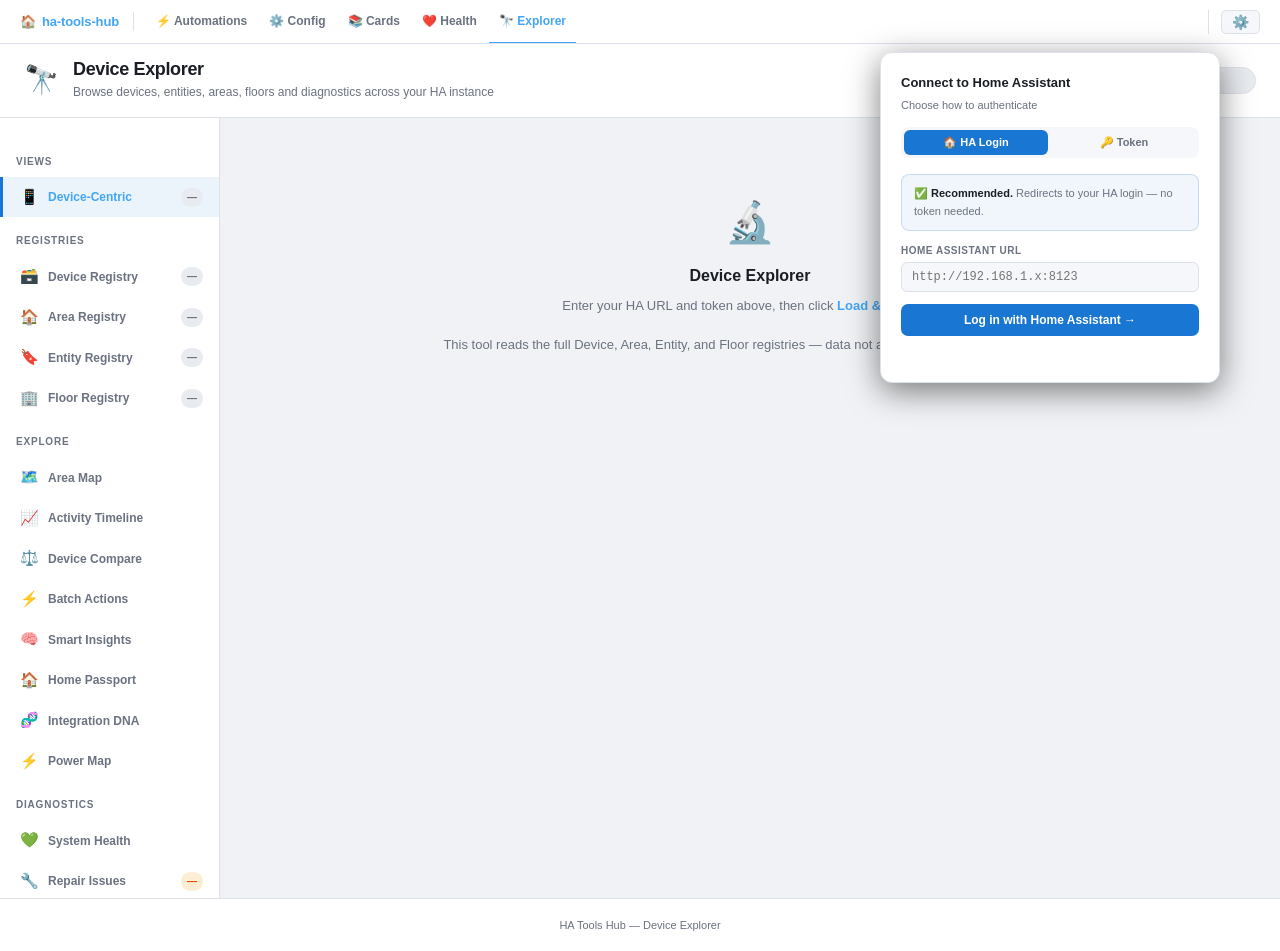
<file: app/pages/device-explorer.html>
<!DOCTYPE html>
<!--
  ╔══════════════════════════════════════════════════════════════════╗
  ║                        HA Tools Hub                             ║
  ║              https://ha-tools-hub.com                           ║
  ╠══════════════════════════════════════════════════════════════════╣
  ║  Copyright © 2026 HA Tools Hub. All rights reserved.            ║
  ║                                                                  ║
  ║  Unauthorised copying, redistribution, modification or          ║
  ║  commercial use of this software, in whole or in part,          ║
  ║  without express written permission is strictly prohibited.     ║
  ║                                                                  ║
  ║  This software is provided for personal, non-commercial use     ║
  ║  only. For licensing enquiries contact: info@ha-tools-hub.com   ║
  ╚══════════════════════════════════════════════════════════════════╝
-->
<html lang="en">
<head>
<script>
(function(){
  var t = localStorage.getItem('ha_tools_theme') || 'dark-space';
  var m = localStorage.getItem('ha_tools_mode')  || 'system';
  var light = ['light-clean','light-warm','arctic'];
  var dark  = ['dark-space','midnight-blue','forest','volcanic','purple-haze',
               'solarized','rose-gold','neon-cyber','molten-gold','aurora',
               'deep-crimson','holographic','steel-forge'];
  if (m === 'light') { if (dark.indexOf(t) !== -1) t = 'light-clean'; }
  else if (m === 'dark') { if (light.indexOf(t) !== -1) t = 'dark-space'; }
  else if (window.matchMedia && window.matchMedia('(prefers-color-scheme: light)').matches) {
    if (dark.indexOf(t) !== -1) t = 'light-clean';
  }
  document.documentElement.setAttribute('data-theme', t);
})();
</script>
<link rel="stylesheet" href="../assets/css/main.css?v=0.03">
<link rel="stylesheet" href="../assets/css/layout.css?v=0.03">
<link rel="stylesheet" href="../assets/css/components.css?v=0.03">
<script src="../assets/js/main.js?v=0.03"></script>
<script src="../assets/js/components.js?v=0.03"></script>


<meta charset="UTF-8">
  <!-- HA Tools Hub — Security headers (file-level) -->
  <meta http-equiv="Content-Security-Policy" content="default-src 'self' 'unsafe-inline' 'unsafe-eval' https://cdnjs.cloudflare.com data: blob:; connect-src 'self' ws: wss: http: https:; frame-src 'self' http: https:; img-src 'self' data: blob: http: https:;">
  <meta name="referrer" content="no-referrer">
  <meta name="robots" content="noindex, nofollow, noarchive">
<meta name="viewport" content="width=device-width, initial-scale=1.0">
<title>Device Explorer — HA Tools Hub</title>
<style>
  /* ── Theme definitions (applied via data-theme on <html>) ── */

  /* ═══════════════════════════════════════════════════════════════════
   HA TOOLS HUB — SHARED BASE STYLESHEET + THEME SYSTEM
   Paste this block into every page, replacing all existing :root
   and [data-theme] blocks plus the .hub-nav / .hub-page-header rules.
═══════════════════════════════════════════════════════════════════ */

/* ── Core tokens (dark-space default) ───────────────────────────── */
:root {
  --bg:#0e1014; --surface:#1c1f26; --surface2:#252830; --surface3:#2e3240;
  --border:#2e3240; --accent:#4a90d9; --accent2:#6db3f2;
  --text:#e8eaf0; --text2:#9aa0b4; --text3:#484f58;
  --green:#4caf87; --orange:#f5a623; --purple:#9b72e8; --red:#e05252;
  --radius:10px;
  /* glow tokens — used by premium themes */
  --glow-accent:rgba(74,144,217,0.0);
  --glow-surface:rgba(255,255,255,0.0);
  --shimmer-opacity:0;
  --reflection-opacity:0;
  --grain-opacity:0;
}

/* ── Standard dark themes ───────────────────────────────────────── */
[data-theme="dark-space"] {
  --bg:#0e1014; --surface:#1c1f26; --surface2:#252830; --surface3:#2e3240;
  --border:#2e3240; --accent:#4a90d9; --accent2:#6db3f2;
  --text:#e8eaf0; --text2:#9aa0b4; --text3:#484f58;
  --green:#4caf87; --orange:#f5a623; --purple:#9b72e8; --red:#e05252;
  --glow-accent:rgba(74,144,217,0); --shimmer-opacity:0; --grain-opacity:0;
}
[data-theme="midnight-blue"] {
  --bg:#070d1a; --surface:#0f1b2d; --surface2:#162236; --surface3:#1e2e45;
  --border:#1e2e45; --accent:#2979ff; --accent2:#5c9bff;
  --text:#cfe3ff; --text2:#7a9fbf; --text3:#2e4a66;
  --green:#43d9a0; --orange:#ffb74d; --purple:#9575cd; --red:#ef5350;
  --glow-accent:rgba(0,0,0,0); --shimmer-opacity:0; --grain-opacity:0;
}
[data-theme="forest"] {
  --bg:#0a1209; --surface:#121d10; --surface2:#192716; --surface3:#213320;
  --border:#213320; --accent:#4caf50; --accent2:#81c784;
  --text:#d8f0d2; --text2:#7aab74; --text3:#2a4a26;
  --green:#66bb6a; --orange:#ffb300; --purple:#ab47bc; --red:#ef5350;
  --glow-accent:rgba(0,0,0,0); --shimmer-opacity:0; --grain-opacity:0;
}
[data-theme="volcanic"] {
  --bg:#110a08; --surface:#1e1210; --surface2:#271916; --surface3:#32211e;
  --border:#32211e; --accent:#e64a19; --accent2:#ff7043;
  --text:#fce8e2; --text2:#b07065; --text3:#4a2820;
  --green:#4caf87; --orange:#f5a623; --purple:#9b72e8; --red:#e05252;
  --glow-accent:rgba(0,0,0,0); --shimmer-opacity:0; --grain-opacity:0;
}
[data-theme="purple-haze"] {
  --bg:#0d0812; --surface:#17101f; --surface2:#201728; --surface3:#2b2035;
  --border:#2b2035; --accent:#9b72e8; --accent2:#bb99ff;
  --text:#ece5ff; --text2:#8a78a8; --text3:#3a2a50;
  --green:#4caf87; --orange:#f5a623; --purple:#ce93d8; --red:#e05252;
  --glow-accent:rgba(0,0,0,0); --shimmer-opacity:0; --grain-opacity:0;
}
[data-theme="solarized"] {
  --bg:#002b36; --surface:#073642; --surface2:#0d4050; --surface3:#134d5e;
  --border:#144f60; --accent:#2aa198; --accent2:#44c8be;
  --text:#eee8d5; --text2:#839496; --text3:#1e4a55;
  --green:#859900; --orange:#cb4b16; --purple:#6c71c4; --red:#dc322f;
  --glow-accent:rgba(0,0,0,0); --shimmer-opacity:0; --grain-opacity:0;
}
[data-theme="rose-gold"] {
  --bg:#1a0f12; --surface:#251519; --surface2:#301c20; --surface3:#3d252a;
  --border:#3d252a; --accent:#e88fa0; --accent2:#f0b8c4;
  --text:#fce8ec; --text2:#a07880; --text3:#4a2830;
  --green:#4caf87; --orange:#f5a623; --purple:#ce93d8; --red:#e05252;
  --glow-accent:rgba(0,0,0,0); --shimmer-opacity:0; --grain-opacity:0;
}

/* ── Light themes ───────────────────────────────────────────────── */
[data-theme="light-clean"] {
  --bg:#f0f2f5; --surface:#ffffff; --surface2:#f5f7fa; --surface3:#e8ebf0;
  --border:#dde1e9; --accent:#1976d2; --accent2:#42a5f5;
  --text:#1a1d23; --text2:#6b7280; --text3:#b0b8c8;
  --green:#2e7d32; --orange:#e65100; --purple:#6a1b9a; --red:#c62828;
  --glow-accent:rgba(0,0,0,0); --shimmer-opacity:0; --grain-opacity:0;
}
[data-theme="light-warm"] {
  --bg:#faf7f2; --surface:#ffffff; --surface2:#fdf9f4; --surface3:#f0ebe2;
  --border:#e0d9ce; --accent:#e07b39; --accent2:#f5a623;
  --text:#2a1f14; --text2:#8a7060; --text3:#c8b8a8;
  --green:#558b2f; --orange:#bf360c; --purple:#6a1b9a; --red:#c62828;
  --glow-accent:rgba(0,0,0,0); --shimmer-opacity:0; --grain-opacity:0;
}
[data-theme="arctic"] {
  --bg:#e8f0f8; --surface:#ffffff; --surface2:#f0f5fb; --surface3:#dce8f4;
  --border:#c8d8ec; --accent:#0077b6; --accent2:#0096c7;
  --text:#0d2137; --text2:#4a6a8a; --text3:#9ab8d4;
  --green:#1b5e20; --orange:#bf360c; --purple:#4a148c; --red:#b71c1c;
  --glow-accent:rgba(0,0,0,0); --shimmer-opacity:0; --grain-opacity:0;
}

/* ══════════════════════════════════════════════════════════════════
   PREMIUM GLOW / SHINE THEMES
══════════════════════════════════════════════════════════════════ */

/* Neon Cyber — electric blue/cyan glow, scanlines, grid bg */
[data-theme="neon-cyber"] {
  --bg:#00050f; --surface:#020b18; --surface2:#041528; --surface3:#07203a;
  --border:#0a3060; --accent:#00d4ff; --accent2:#00ffcc;
  --text:#c8f0ff; --text2:#5090b0; --text3:#1a3a50;
  --green:#00ffaa; --orange:#ff6600; --purple:#cc00ff; --red:#ff2244;
  --glow-accent:rgba(0,212,255,0.18); --shimmer-opacity:0.06; --grain-opacity:0.03;
  --nav-bg:rgba(0,5,15,0.95);
}
/* Molten Gold — amber/gold glow, luxury metal feel */
[data-theme="molten-gold"] {
  --bg:#0a0800; --surface:#150f00; --surface2:#201600; --surface3:#2e2000;
  --border:#3d2e00; --accent:#ffb800; --accent2:#ffd740;
  --text:#fff8e0; --text2:#a08840; --text3:#504020;
  --green:#80c800; --orange:#ff8c00; --purple:#cc80ff; --red:#ff4422;
  --glow-accent:rgba(255,184,0,0.15); --shimmer-opacity:0.08; --grain-opacity:0.04;
  --nav-bg:rgba(10,8,0,0.96);
}
/* Aurora — shifting green/purple/teal, like the northern lights */
[data-theme="aurora"] {
  --bg:#020a08; --surface:#061410; --surface2:#0a1e18; --surface3:#102820;
  --border:#153520; --accent:#00e5a0; --accent2:#40ffcc;
  --text:#d0fff0; --text2:#60a080; --text3:#204030;
  --green:#00ff88; --orange:#ff8844; --purple:#aa44ff; --red:#ff3355;
  --glow-accent:rgba(0,229,160,0.14); --shimmer-opacity:0.05; --grain-opacity:0.03;
  --nav-bg:rgba(2,10,8,0.95);
}
/* Deep Crimson — dark red glow, ember/fire reflections */
[data-theme="deep-crimson"] {
  --bg:#0a0004; --surface:#140008; --surface2:#1e000e; --surface3:#2a0015;
  --border:#3d0020; --accent:#ff1744; --accent2:#ff6090;
  --text:#ffe0e8; --text2:#a04060; --text3:#501030;
  --green:#00e676; --orange:#ff6d00; --purple:#ea80fc; --red:#ff1744;
  --glow-accent:rgba(255,23,68,0.16); --shimmer-opacity:0.07; --grain-opacity:0.04;
  --nav-bg:rgba(10,0,4,0.96);
}
/* Holographic — rainbow shimmer, iridescent surface */
[data-theme="holographic"] {
  --bg:#060610; --surface:#0e0e20; --surface2:#141430; --surface3:#1c1c40;
  --border:#2a2a60; --accent:#a080ff; --accent2:#e080ff;
  --text:#f0eaff; --text2:#8878c0; --text3:#302860;
  --green:#44ffaa; --orange:#ffaa44; --purple:#ff44ff; --red:#ff4466;
  --glow-accent:rgba(160,128,255,0.16); --shimmer-opacity:0.12; --grain-opacity:0.02;
  --nav-bg:rgba(6,6,16,0.96);
}
/* Steel Forge — dark gunmetal, brushed metal sheen */
[data-theme="steel-forge"] {
  --bg:#080a0c; --surface:#111418; --surface2:#181c22; --surface3:#20262e;
  --border:#2a3040; --accent:#78a0c8; --accent2:#a8c8e8;
  --text:#d8e4f0; --text2:#708090; --text3:#303840;
  --green:#50c878; --orange:#e8952a; --purple:#9878c8; --red:#e85050;
  --glow-accent:rgba(120,160,200,0.10); --shimmer-opacity:0.05; --grain-opacity:0.06;
  --nav-bg:rgba(8,10,12,0.97);
}

/* ══════════════════════════════════════════════════════════════════
   GLOBAL RESETS + BODY
══════════════════════════════════════════════════════════════════ */
*, *::before, *::after { box-sizing:border-box; margin:0; padding:0; }

body {
  background:var(--bg);
  color:var(--text);
  font-family:-apple-system,BlinkMacSystemFont,'Segoe UI',system-ui,sans-serif;
  font-size:14px;
  line-height:1.5;
  min-height:100vh;
  -webkit-font-smoothing:antialiased;
}

/* Premium theme body effects */
[data-theme="neon-cyber"] body,
[data-theme="molten-gold"] body,
[data-theme="aurora"] body,
[data-theme="deep-crimson"] body,
[data-theme="holographic"] body,
[data-theme="steel-forge"] body {
  background-image:
    radial-gradient(ellipse 80% 40% at 50% -10%, var(--glow-accent), transparent),
    radial-gradient(ellipse 60% 30% at 80% 100%, var(--glow-accent), transparent);
}

/* Neon cyber scanline overlay */
[data-theme="neon-cyber"] body::after {
  content:'';
  position:fixed; inset:0; pointer-events:none; z-index:9999;
  background:repeating-linear-gradient(
    0deg, transparent, transparent 2px,
    rgba(0,212,255,0.015) 2px, rgba(0,212,255,0.015) 4px
  );
}

/* Holographic grain */
[data-theme="holographic"] body::before {
  content:'';
  position:fixed; inset:0; pointer-events:none; z-index:9998;
  opacity:var(--grain-opacity);
  background-image:url("data:image/svg+xml,%3Csvg viewBox='0 0 200 200' xmlns='http://www.w3.org/2000/svg'%3E%3Cfilter id='noise'%3E%3CfeTurbulence type='fractalNoise' baseFrequency='0.9' numOctaves='4' stitchTiles='stitch'/%3E%3C/filter%3E%3Crect width='100%25' height='100%25' filter='url(%23noise)' opacity='1'/%3E%3C/svg%3E");
  background-size:200px 200px;
}

/* ══════════════════════════════════════════════════════════════════
   SHARED NAV — identical across ALL pages
══════════════════════════════════════════════════════════════════ */
.hub-nav {
  position:sticky; top:0; z-index:200;
  background:var(--surface);
  border-bottom:1px solid var(--border);
  display:flex; align-items:center; gap:0;
  padding:0 20px; height:48px;
  font-size:12px; font-weight:600;
  overflow-x:auto; white-space:nowrap;
  flex-shrink:0;
}

/* Premium nav backdrop */
[data-theme="neon-cyber"] .hub-nav,
[data-theme="molten-gold"] .hub-nav,
[data-theme="aurora"] .hub-nav,
[data-theme="deep-crimson"] .hub-nav,
[data-theme="holographic"] .hub-nav,
[data-theme="steel-forge"] .hub-nav {
  background:var(--nav-bg, var(--surface));
  backdrop-filter:blur(12px) saturate(1.4);
  border-bottom-color:var(--accent);
  box-shadow:0 1px 0 var(--glow-accent), 0 2px 20px rgba(0,0,0,0.4);
}

.hub-nav-logo {
  display:flex; align-items:center; gap:7px;
  color:var(--accent2); text-decoration:none;
  font-size:13px; font-weight:800; letter-spacing:-0.01em;
  padding:0 16px 0 0; margin-right:4px;
  border-right:1px solid var(--border); flex-shrink:0;
  transition:color 0.15s;
}
.hub-nav-logo:hover { color:var(--text); }

.hub-nav-links {
  display:flex; align-items:center; gap:2px;
  padding-left:8px; flex:1;
}
.hub-nav-links a {
  color:var(--text2); text-decoration:none;
  padding:0 10px; height:48px;
  display:flex; align-items:center;
  border-bottom:2px solid transparent;
  font-size:12px; font-weight:600;
  transition:color 0.15s, background 0.15s, border-color 0.15s;
  flex-shrink:0;
}
.hub-nav-links a:hover {
  color:var(--text);
  background:rgba(255,255,255,0.04);
}
.hub-nav-links a.active {
  color:var(--accent2);
  border-bottom-color:var(--accent2);
}
.hub-nav-sep {
  width:1px; height:20px;
  background:var(--border);
  margin:0 6px; flex-shrink:0;
}

/* ══════════════════════════════════════════════════════════════════
   SHARED PAGE HEADER — the title bar below the nav
   Used on all tool pages except index/tools (which have special layouts)
══════════════════════════════════════════════════════════════════ */
.page-header {
  background:var(--surface);
  border-bottom:1px solid var(--border);
  padding:16px 24px;
  display:flex; align-items:center; gap:14px;
  flex-shrink:0;
}
.page-header-icon {
  font-size:28px; flex-shrink:0; line-height:1;
}
.page-header-text { flex:1; min-width:0; }
.page-header-title {
  font-size:18px; font-weight:800;
  letter-spacing:-0.02em;
  color:var(--text); line-height:1.1;
}
.page-header-desc {
  font-size:12px; color:var(--text2);
  margin-top:3px; line-height:1.5;
}

/* Premium page-header glow */
[data-theme="neon-cyber"] .page-header,
[data-theme="molten-gold"] .page-header,
[data-theme="aurora"] .page-header,
[data-theme="deep-crimson"] .page-header,
[data-theme="holographic"] .page-header,
[data-theme="steel-forge"] .page-header {
  border-bottom-color:var(--accent);
  box-shadow:0 1px 0 var(--glow-accent), inset 0 -1px 0 var(--glow-accent);
  background:linear-gradient(135deg, var(--surface) 60%, color-mix(in srgb, var(--surface) 92%, var(--accent)));
}
[data-theme="neon-cyber"] .page-header-title,
[data-theme="molten-gold"] .page-header-title,
[data-theme="aurora"] .page-header-title,
[data-theme="deep-crimson"] .page-header-title,
[data-theme="holographic"] .page-header-title,
[data-theme="steel-forge"] .page-header-title {
  text-shadow:0 0 20px var(--glow-accent);
}

/* ══════════════════════════════════════════════════════════════════
   SHARED CARD — consistent card style across all pages
══════════════════════════════════════════════════════════════════ */
.hub-card {
  background:var(--surface);
  border:1px solid var(--border);
  border-radius:var(--radius);
  overflow:hidden;
}

/* Premium card shimmer effect */
[data-theme="neon-cyber"] .hub-card,
[data-theme="molten-gold"] .hub-card,
[data-theme="aurora"] .hub-card,
[data-theme="deep-crimson"] .hub-card,
[data-theme="holographic"] .hub-card,
[data-theme="steel-forge"] .hub-card {
  border-color:color-mix(in srgb, var(--border) 70%, var(--accent));
  box-shadow:0 0 0 1px var(--glow-accent), 0 4px 20px rgba(0,0,0,0.4);
  position:relative; overflow:hidden;
}

/* Shimmer top-edge reflection on premium themes */
[data-theme="neon-cyber"] .hub-card::before,
[data-theme="molten-gold"] .hub-card::before,
[data-theme="aurora"] .hub-card::before,
[data-theme="deep-crimson"] .hub-card::before,
[data-theme="holographic"] .hub-card::before,
[data-theme="steel-forge"] .hub-card::before {
  content:'';
  position:absolute; top:0; left:0; right:0; height:1px;
  background:linear-gradient(90deg,transparent,var(--accent),transparent);
  opacity:var(--shimmer-opacity);
}

/* ══════════════════════════════════════════════════════════════════
   SCROLLBARS
══════════════════════════════════════════════════════════════════ */
::-webkit-scrollbar { width:5px; height:5px; }
::-webkit-scrollbar-track { background:transparent; }
::-webkit-scrollbar-thumb { background:var(--border); border-radius:3px; }
::-webkit-scrollbar-thumb:hover { background:var(--text3); }

* { box-sizing:border-box; margin:0; padding:0; }
  body { background:var(--bg); color:var(--text); font-family:-apple-system,BlinkMacSystemFont,'Segoe UI',sans-serif; min-height:100vh; }

  /* ── Top bar ── */
  .topbar { background:var(--surface); border-bottom:1px solid var(--border); padding:12px 24px; display:flex; align-items:center; gap:12px; position:sticky; top:0; z-index:100; }
  .topbar a { color:var(--text2); font-size:12px; text-decoration:none; }
  .topbar a:hover { color:var(--text); }
  .topbar-title { font-size:15px; font-weight:700; flex:1; }

  /* ── Connection bar ── */
  .conn-bar {
    background:var(--surface); border-bottom:1px solid var(--border);
    padding:10px 24px; display:flex; align-items:center; gap:10px; flex-wrap:wrap;
  }
  .conn-bar label { font-size:11px; font-weight:600; color:var(--text2); white-space:nowrap; }
  .conn-bar input {
    flex:1; min-width:120px; max-width:320px; background:var(--surface2); border:1px solid var(--border);
    color:var(--text); border-radius:6px; padding:6px 10px; font-size:12px; outline:none;
    transition:border-color 0.15s;
  }
  .conn-bar input:focus { border-color:var(--accent); }
  .conn-bar button {
    padding:6px 16px; background:var(--accent); color:#fff; border:none;
    border-radius:6px; font-size:11px; font-weight:700; cursor:pointer; white-space:nowrap;
  }
  .conn-bar button:hover { filter:brightness(1.15); }
  .conn-state { font-size:11px; font-weight:600; padding:4px 10px; border-radius:20px; white-space:nowrap; }
  .conn-state.idle  { background:var(--surface3); color:var(--text2); border:1px solid var(--border); }
  .conn-state.ok    { background:rgba(76,175,135,0.12); color:var(--green); border:1px solid rgba(76,175,135,0.3); }
  .conn-state.err   { background:rgba(224,82,82,0.12); color:var(--red); border:1px solid rgba(224,82,82,0.3); }
  .conn-state.loading { background:rgba(74,144,217,0.12); color:var(--accent2); border:1px solid rgba(74,144,217,0.3); }

  /* ── Main layout ── */
  .shell { display:grid; grid-template-columns:220px 1fr; height:calc(100vh - 48px - 72px); overflow:hidden; }

  /* ── Sidebar nav ── */
  .sidenav { background:var(--surface); border-right:1px solid var(--border); padding:20px 0; height:100%; overflow-y:auto; overflow-y:auto; }
  .sidenav-section { font-size:10px; font-weight:700; color:var(--text2); text-transform:uppercase; letter-spacing:0.08em; padding:0 16px 8px; margin-top:16px; }
  .sidenav-section:first-child { margin-top:0; }
  .nav-item {
    display:flex; align-items:center; gap:9px; padding:9px 16px; cursor:pointer;
    font-size:12px; font-weight:600; color:var(--text2);
    border-left:3px solid transparent; transition:all 0.12s;
  }
  .nav-item:hover { background:rgba(255,255,255,0.04); color:var(--text); }
  .nav-item.active { background:rgba(74,144,217,0.1); color:var(--accent2); border-left-color:var(--accent); }
  .nav-item .nav-icon { font-size:15px; flex-shrink:0; width:20px; text-align:center; }
  .nav-count { margin-left:auto; font-size:10px; font-weight:700; background:var(--surface3); padding:2px 6px; border-radius:10px; color:var(--text2); }

  /* ── Main content ── */
  .main { padding:24px 28px 60px; overflow-y:auto; min-width:0; }

  /* Section header */
  .section-label {
    font-size:11px; font-weight:700; color:var(--text2); text-transform:uppercase;
    letter-spacing:0.08em; display:flex; align-items:center; gap:10px; margin-bottom:16px;
  }
  .section-label::after { content:''; flex:1; height:1px; background:var(--border); }

  /* ── Stats row ── */
  .stats-row { display:grid; grid-template-columns:repeat(auto-fill,minmax(130px,1fr)); gap:10px; margin-bottom:22px; }
  .stat-card { background:var(--surface); border:1px solid var(--border); border-radius:10px; padding:12px 14px; text-align:center; }
  .stat-card .sv { font-size:26px; font-weight:800; color:var(--accent2); line-height:1; margin-bottom:3px; }
  .stat-card .sl { font-size:10px; color:var(--text2); font-weight:600; text-transform:uppercase; letter-spacing:0.04em; }

  /* ── Search/filter bar ── */
  .filter-row { display:flex; gap:8px; margin-bottom:14px; flex-wrap:wrap; align-items:center; }
  .filter-row input, .filter-row select {
    background:var(--surface2); border:1px solid var(--border); color:var(--text);
    border-radius:7px; padding:7px 11px; font-size:12px; outline:none; transition:border-color 0.15s;
  }
  .filter-row input { flex:1; min-width:200px; }
  .filter-row input:focus, .filter-row select:focus { border-color:var(--accent); }
  .filter-count { font-size:11px; color:var(--text2); margin-left:auto; white-space:nowrap; }

  /* ── Device centric cards ── */
  .device-cards { display:grid; grid-template-columns:repeat(auto-fill,minmax(300px,1fr)); gap:14px; }
  .device-card {
    background:var(--surface); border:1px solid var(--border); border-radius:12px;
    overflow:hidden; transition:border-color 0.15s, box-shadow 0.15s;
  }
  .device-card:hover { border-color:var(--accent); box-shadow:0 4px 20px rgba(0,0,0,0.25); }
  .dc-head {
    padding:14px 16px 10px; display:flex; align-items:flex-start; gap:12px;
    cursor:pointer; user-select:none;
  }
  .dc-icon { font-size:28px; flex-shrink:0; }
  .dc-info { flex:1; min-width:0; }
  .dc-name { font-size:13px; font-weight:700; white-space:nowrap; overflow:hidden; text-overflow:ellipsis; }
  .dc-model { font-size:11px; color:var(--text2); margin-top:1px; white-space:nowrap; overflow:hidden; text-overflow:ellipsis; }
  .dc-mfr { font-size:10px; color:var(--text2); font-weight:600; text-transform:uppercase; letter-spacing:0.04em; margin-top:3px; }
  .dc-badges { display:flex; gap:4px; flex-wrap:wrap; margin-top:6px; }
  .dc-badge {
    font-size:9px; font-weight:700; padding:2px 6px; border-radius:4px;
    background:rgba(74,144,217,0.1); color:var(--accent2);
  }
  .dc-badge.cap {
    background:rgba(76,175,135,0.12); color:var(--green);
    border:1px solid rgba(76,175,135,0.2);
    font-size:11px; padding:1px 4px;
  }
  .dc-badge.area { background:rgba(76,175,135,0.1); color:var(--green); }
  .dc-badge.disabled { background:rgba(224,82,82,0.1); color:var(--red); }
  .dc-badge.via { background:rgba(155,114,232,0.1); color:var(--purple); }
  .dc-toggle { font-size:12px; color:var(--text2); flex-shrink:0; margin-top:2px; transition:transform 0.15s; }
  .device-card.expanded .dc-toggle { transform:rotate(90deg); }

  .dc-entities { display:none; border-top:1px solid var(--border); }
  .device-card.expanded .dc-entities { display:block; }
  .dc-entity-row {
    display:flex; align-items:center; gap:8px; padding:7px 16px;
    border-bottom:1px solid rgba(255,255,255,0.03); font-size:11px;
  }
  .dc-entity-row:last-child { border-bottom:none; }
  .dc-eid { font-family:monospace; color:var(--text2); flex:1; min-width:0; white-space:nowrap; overflow:hidden; text-overflow:ellipsis; }
  .dc-estate { font-size:10px; font-weight:700; padding:2px 6px; border-radius:4px; white-space:nowrap; flex-shrink:0; }
  .dc-estate.on       { background:rgba(76,175,135,0.15); color:var(--green); }
  .dc-estate.off      { background:rgba(255,255,255,0.05); color:var(--text2); }
  .dc-estate.unavail  { background:rgba(224,82,82,0.1); color:var(--red); }
  .dc-estate.other    { background:rgba(74,144,217,0.1); color:var(--accent2); }
  .dc-unit { font-size:10px; color:var(--text2); flex-shrink:0; }
  .dc-disabled-tag { font-size:9px; color:var(--red); flex-shrink:0; }

  /* ── Registry table ── */
  .reg-table-wrap { overflow-x:auto; border-radius:10px; border:1px solid var(--border); }
  table.reg { width:100%; border-collapse:collapse; font-size:11px; }
  table.reg thead th {
    background:var(--surface2); padding:9px 12px; text-align:left;
    font-size:10px; font-weight:700; color:var(--text2); text-transform:uppercase;
    letter-spacing:0.05em; white-space:nowrap; cursor:pointer; user-select:none;
    position:sticky; top:0; z-index:1;
  }
  table.reg thead th:hover { color:var(--text); }
  table.reg tbody tr { border-bottom:1px solid rgba(255,255,255,0.03); transition:background 0.1s; }
  table.reg tbody tr:hover { background:rgba(255,255,255,0.03); }
  table.reg tbody tr:last-child { border-bottom:none; }
  table.reg td { padding:8px 12px; vertical-align:middle; }
  .reg-mono { font-family:monospace; color:var(--text2); font-size:10px; }
  .reg-pill {
    display:inline-block; font-size:9px; font-weight:700; padding:2px 7px;
    border-radius:10px; white-space:nowrap;
  }
  .reg-pill.enabled  { background:rgba(76,175,135,0.12); color:var(--green); }
  .reg-pill.disabled { background:rgba(224,82,82,0.12); color:var(--red); }
  .reg-pill.hidden   { background:rgba(155,114,232,0.12); color:var(--purple); }
  .reg-pill.area     { background:rgba(76,175,135,0.1); color:var(--green); }
  .reg-pill.floor    { background:rgba(74,144,217,0.1); color:var(--accent2); }
  .reg-pill.domain   { background:rgba(255,255,255,0.06); color:var(--text2); }
  .truncate { max-width:200px; white-space:nowrap; overflow:hidden; text-overflow:ellipsis; }

  /* ── Toggle buttons ── */
  .toggle-btn {
    font-size:10px; font-weight:600; padding:3px 9px; border-radius:6px;
    border:1px solid; cursor:pointer; white-space:nowrap; transition:opacity 0.15s;
  }
  .toggle-btn:disabled { opacity:0.45; cursor:default; }
  .enable-btn  { background:rgba(76,175,135,0.12); color:var(--green);  border-color:rgba(76,175,135,0.3);  }
  .enable-btn:hover:not(:disabled)  { background:rgba(76,175,135,0.25); }
  .disable-btn { background:rgba(224,82,82,0.10);  color:var(--red);    border-color:rgba(224,82,82,0.3);   }
  .disable-btn:hover:not(:disabled) { background:rgba(224,82,82,0.22); }

  /* ── Area grid ── */
  .area-grid { display:grid; grid-template-columns:repeat(auto-fill,minmax(200px,1fr)); gap:12px; }
  .area-card {
    background:var(--surface); border:1px solid var(--border); border-radius:12px;
    padding:16px 18px; transition:border-color 0.15s;
  }
  .area-card:hover { border-color:var(--accent); }
  .area-card .ac-name { font-size:14px; font-weight:700; margin-bottom:4px; display:flex; align-items:center; gap:8px; }
  .area-card .ac-floor { font-size:11px; color:var(--text2); margin-bottom:10px; }
  .area-card .ac-stats { display:flex; gap:8px; flex-wrap:wrap; }
  .ac-stat { font-size:10px; font-weight:600; background:var(--surface2); border:1px solid var(--border); border-radius:5px; padding:3px 8px; color:var(--text2); }

  /* ── Floor layout ── */
  .floor-list { display:flex; flex-direction:column; gap:10px; }
  .floor-row {
    background:var(--surface); border:1px solid var(--border); border-radius:10px;
    padding:14px 18px; display:flex; align-items:center; gap:14px;
  }
  .floor-row .fr-icon { font-size:22px; }
  .floor-row .fr-name { font-size:13px; font-weight:700; flex:1; }
  .floor-row .fr-level { font-size:11px; color:var(--text2); }
  .floor-row .fr-areas { font-size:11px; color:var(--accent2); }

  /* ── Diagnostics ── */
  .diag-grid { display:grid; grid-template-columns:repeat(auto-fill,minmax(280px,1fr)); gap:14px; margin-bottom:22px; }
  .diag-card {
    background:var(--surface); border:1px solid var(--border); border-radius:12px; padding:16px 18px;
    border-left:4px solid var(--border);
  }
  .diag-card.ok     { border-left-color:var(--green); }
  .diag-card.warn   { border-left-color:var(--orange); }
  .diag-card.error  { border-left-color:var(--red); }
  .diag-card.info   { border-left-color:var(--accent); }
  .diag-card .dg-head { display:flex; align-items:center; gap:8px; margin-bottom:6px; }
  .diag-card .dg-icon { font-size:18px; }
  .diag-card .dg-title { font-size:13px; font-weight:700; flex:1; }
  .diag-card .dg-status { font-size:10px; font-weight:700; padding:2px 8px; border-radius:10px; }
  .diag-card.ok    .dg-status { background:rgba(76,175,135,0.15); color:var(--green); }
  .diag-card.warn  .dg-status { background:rgba(245,166,35,0.15); color:var(--orange); }
  .diag-card.error .dg-status { background:rgba(224,82,82,0.15); color:var(--red); }
  .diag-card.info  .dg-status { background:rgba(74,144,217,0.15); color:var(--accent2); }
  .diag-card .dg-body { font-size:11px; color:var(--text2); line-height:1.7; }
  .diag-card .dg-body strong { color:var(--text); }

  /* Repair issues */
  .repair-list { display:flex; flex-direction:column; gap:8px; }
  .repair-row {
    background:var(--surface); border:1px solid var(--border); border-radius:10px;
    padding:12px 16px; border-left:4px solid var(--orange);
  }
  .repair-row.critical { border-left-color:var(--red); }
  .repair-row .rr-title { font-size:12px; font-weight:700; margin-bottom:4px; display:flex; align-items:center; gap:8px; }
  .repair-row .rr-desc { font-size:11px; color:var(--text2); line-height:1.6; }
  .repair-row .rr-domain { font-size:10px; color:var(--text2); font-family:monospace; }

  /* Error log */
  .error-log {
    background:var(--surface); border:1px solid var(--border); border-radius:10px;
    padding:14px 16px; font-family:monospace; font-size:11px; line-height:1.7;
    max-height:400px; overflow-y:auto; color:var(--text2); white-space:pre-wrap;
    word-break:break-all;
  }
  .error-log .log-error   { color:var(--red); }
  .error-log .log-warning { color:var(--orange); }
  .error-log .log-info    { color:var(--text2); }

  /* Health table */
  .health-grid { display:grid; grid-template-columns:repeat(auto-fill,minmax(260px,1fr)); gap:10px; }
  .health-card {
    background:var(--surface); border:1px solid var(--border); border-radius:10px;
    padding:0; cursor:pointer; transition:border-color 0.15s;
    overflow:hidden;
  }
  .health-card:hover { border-color:var(--accent); }
  .hc-main { display:flex; align-items:center; gap:10px; padding:12px 14px; }
  .hc-dot { width:10px; height:10px; border-radius:50%; flex-shrink:0; }
  .hc-dot.ok   { background:var(--green); }
  .hc-dot.warn { background:var(--orange); }
  .hc-dot.err  { background:var(--red); }
  .hc-dot.unk  { background:var(--surface3); }
  .hc-name { font-size:12px; font-weight:600; flex:1; }
  .hc-val  { font-size:11px; color:var(--text2); max-width:120px; overflow:hidden; text-overflow:ellipsis; white-space:nowrap; }
  .hc-chevron { font-size:16px; color:var(--text2); transition:transform 0.2s; flex-shrink:0; }
  .hc-details { border-top:1px solid var(--border); padding:10px 14px; background:var(--surface2); }
  .hc-detail-row { display:flex; justify-content:space-between; gap:8px; padding:3px 0; font-size:11px; border-bottom:1px solid rgba(255,255,255,0.04); }
  .hc-detail-row:last-child { border-bottom:none; }
  .hc-dk { color:var(--text2); flex-shrink:0; min-width:100px; }
  .hc-dv { color:var(--text); text-align:right; word-break:break-all; }
  .hc-dv.hc-err { color:var(--red); }

  /* Tab bar */
  .tab-bar { display:flex; gap:2px; margin-bottom:18px; border-bottom:1px solid var(--border); overflow-x:auto; }
  .tab {
    padding:9px 18px; font-size:12px; font-weight:600; cursor:pointer; color:var(--text2);
    border-bottom:2px solid transparent; white-space:nowrap; transition:all 0.12s;
  }
  .tab:hover { color:var(--text); }
  .tab.active { color:var(--accent2); border-bottom-color:var(--accent); }

  /* Empty / loading states */
  .empty { text-align:center; padding:50px 20px; color:var(--text2); }
  .empty .em-icon { font-size:40px; margin-bottom:12px; }
  .empty p { font-size:13px; }

  /* Panels */
  .panel { display:none; }
  .panel.active { display:block; }

  /* Tooltip chip */
  .chip { display:inline-block; font-size:10px; font-weight:600; padding:2px 7px; border-radius:4px; background:var(--surface3); color:var(--text2); }

  /* Responsive */
  @media (max-width:720px) {
    .shell { grid-template-columns:1fr; }
    .sidenav { position:static; height:auto; border-right:none; border-bottom:1px solid var(--border); }
    .main { padding:16px 14px 40px; }
  }

  footer { text-align:center; padding:18px; color:var(--text2); font-size:11px; border-top:1px solid var(--border); background:var(--surface); }

  /* ── Global nav bar ── */
  .hub-nav {
    position: sticky; top: 0; z-index: 200;
    background: var(--surface, #1c1f26);
    border-bottom: 1px solid var(--border, #2e3240);
    display: flex; align-items: center; gap: 0;
    padding: 0 20px; height: 44px;
    font-size: 12px; font-weight: 600;
    overflow-x: auto; white-space: nowrap;
  }
  .hub-nav-logo {
    display: flex; align-items: center; gap: 6px;
    color: var(--accent2, #6db3f2); text-decoration: none;
    font-size: 13px; font-weight: 700;
    padding: 0 14px 0 0; margin-right: 4px;
    border-right: 1px solid var(--border, #2e3240);
    flex-shrink: 0;
  }
  .hub-nav-logo:hover { color: var(--text, #e8eaf0); }
  .hub-nav-logo span { display: inline; }
  .hub-nav-links {
    display: flex; align-items: center; gap: 2px;
    padding-left: 8px; flex: 1;
  }
  .hub-nav-links a {
    color: var(--text2, #9aa0b4); text-decoration: none;
    padding: 0 10px; height: 44px; display: flex; align-items: center;
    border-radius: 0; transition: color 0.15s, background 0.15s;
    flex-shrink: 0;
  }
  .hub-nav-links a:hover { color: var(--text, #e8eaf0); background: rgba(255,255,255,0.04); }
  .hub-nav-links a.active { color: var(--accent2, #6db3f2); border-bottom: 2px solid var(--accent2, #6db3f2); }
  .hub-nav-sep {
    width: 1px; height: 20px; background: var(--border, #2e3240);
    margin: 0 6px; flex-shrink: 0;
  }

  /* ── New feature panels ── */
  .panel-header-bar {
    display:flex; align-items:center; justify-content:space-between;
    flex-wrap:wrap; gap:8px; margin-bottom:4px;
    padding-bottom:12px; border-bottom:1px solid var(--border);
  }
  .panel-title { font-size:14px; font-weight:800; color:var(--text); }

  /* ── Sidebar quick stats ── */
  .de-qs { background:var(--surface2); border:1px solid var(--border);
    border-radius:6px; padding:6px 8px; text-align:center; }
  .de-qs-val { font-size:16px; font-weight:800; line-height:1.1; }
  .de-qs-lbl { font-size:9px; color:var(--text2); text-transform:uppercase;
    letter-spacing:0.04em; margin-top:1px; }


  /* ── Standard Light additions ── */
  [data-theme="cotton"]    { --bg:#fafafa; --surface:#ffffff; --surface2:#f5f5f5; --surface3:#eeeeee; --border:#e0e0e0; --accent:#e91e8c; --accent2:#f06292; --text:#1a0e14; --text2:#6d5760; --text3:#b0a0a6; --green:#2e7d32; --orange:#e65100; --purple:#7b1fa2; --red:#c62828; --glow-accent:rgba(0,0,0,0); --shimmer-opacity:0; --reflection-opacity:0; --grain-opacity:0; }
  [data-theme="sage"]      { --bg:#f0f5f0; --surface:#ffffff; --surface2:#e8f0e8; --surface3:#dceadc; --border:#c8dcc8; --accent:#388e3c; --accent2:#66bb6a; --text:#1a2a1a; --text2:#4a6a4a; --text3:#90b090; --green:#1b5e20; --orange:#e65100; --purple:#4a148c; --red:#b71c1c; --glow-accent:rgba(0,0,0,0); --shimmer-opacity:0; --reflection-opacity:0; --grain-opacity:0; }
  [data-theme="sand"]      { --bg:#fdf6ec; --surface:#ffffff; --surface2:#f8eedd; --surface3:#f0e0c0; --border:#e8d0a0; --accent:#c47a2a; --accent2:#e09040; --text:#2a1a08; --text2:#6a4a20; --text3:#b09060; --green:#2e7d32; --orange:#bf360c; --purple:#4a148c; --red:#b71c1c; --glow-accent:rgba(0,0,0,0); --shimmer-opacity:0; --reflection-opacity:0; --grain-opacity:0; }
  [data-theme="lavender"]  { --bg:#f4f0fb; --surface:#ffffff; --surface2:#ede8f8; --surface3:#e0d8f4; --border:#ccc0ec; --accent:#7c3aed; --accent2:#a78bfa; --text:#1e1428; --text2:#5a4a78; --text3:#a090c0; --green:#15803d; --orange:#c2410c; --purple:#6d28d9; --red:#dc2626; --glow-accent:rgba(0,0,0,0); --shimmer-opacity:0; --reflection-opacity:0; --grain-opacity:0; }

  /* ── Premium Glow Light additions ── */
  [data-theme="solar-flare"] {
    --bg:#fffbf0; --surface:#ffffff; --surface2:#fff8e8; --surface3:#ffefc0;
    --border:#fcd88a; --accent:#f59e0b; --accent2:#fbbf24;
    --text:#1c1208; --text2:#6b4c1a; --text3:#b89050;
    --green:#15803d; --orange:#c2410c; --purple:#7c3aed; --red:#dc2626;
    --glow-accent:rgba(245,158,11,0.15); --shimmer-opacity:0.04; --reflection-opacity:0.03; --grain-opacity:0.015;
  }
  [data-theme="blossom"] {
    --bg:#fef0f5; --surface:#ffffff; --surface2:#fde4ef; --surface3:#fbd0e5;
    --border:#f9a8d4; --accent:#ec4899; --accent2:#f472b6;
    --text:#1f0814; --text2:#6b2048; --text3:#b070a0;
    --green:#15803d; --orange:#c2410c; --purple:#7c3aed; --red:#dc2626;
    --glow-accent:rgba(236,72,153,0.15); --shimmer-opacity:0.04; --reflection-opacity:0.03; --grain-opacity:0.015;
  }
  [data-theme="seafoam"] {
    --bg:#f0fdfb; --surface:#ffffff; --surface2:#e0faf6; --surface3:#ccf5ef;
    --border:#99e8dc; --accent:#0d9488; --accent2:#14b8a6;
    --text:#082820; --text2:#1a6058; --text3:#60a898;
    --green:#065f46; --orange:#c2410c; --purple:#7c3aed; --red:#dc2626;
    --glow-accent:rgba(13,148,136,0.15); --shimmer-opacity:0.04; --reflection-opacity:0.03; --grain-opacity:0.015;
  }
  [data-theme="cloudberry"] {
    --bg:#f5f0ff; --surface:#ffffff; --surface2:#ede4ff; --surface3:#ddd0ff;
    --border:#c4b5fd; --accent:#8b5cf6; --accent2:#a78bfa;
    --text:#1e0f3c; --text2:#4c2888; --text3:#9070c8;
    --green:#15803d; --orange:#c2410c; --purple:#6d28d9; --red:#dc2626;
    --glow-accent:rgba(139,92,246,0.18); --shimmer-opacity:0.05; --reflection-opacity:0.04; --grain-opacity:0.02;
  }

  /* ── Bitcoin Branded Themes ── */
  [data-theme="bitcoin-dark"] {
    --bg:#0a0600; --surface:#1a0e00; --surface2:#241400; --surface3:#301c00;
    --border:#4a2e00; --accent:#f7931a; --accent2:#ffb347;
    --text:#fff8f0; --text2:#c8a060; --text3:#7a5030;
    --green:#f7931a; --orange:#ff6600; --purple:#cc9900; --red:#ff4444;
    --radius:6px;
    --glow-accent:rgba(247,147,26,0.2); --shimmer-opacity:0.06; --reflection-opacity:0.04; --grain-opacity:0.02;
  }
  [data-theme="bitcoin-light"] {
    --bg:#fffbf5; --surface:#ffffff; --surface2:#fff5e6; --surface3:#ffead0;
    --border:#ffd599; --accent:#f7931a; --accent2:#e07800;
    --text:#1a0e00; --text2:#7a4a10; --text3:#c09050;
    --green:#c06000; --orange:#e05000; --purple:#c07000; --red:#cc2200;
    --radius:6px;
    --glow-accent:rgba(247,147,26,0.12); --shimmer-opacity:0.02; --reflection-opacity:0.01; --grain-opacity:0.01;
  }
  [data-theme="satoshi"] {
    --bg:#060a06; --surface:#0d1a0d; --surface2:#142214; --surface3:#1c2e1c;
    --border:#2a4a1a; --accent:#f7931a; --accent2:#ffb347;
    --text:#f0ffe0; --text2:#80c040; --text3:#304820;
    --green:#80cc20; --orange:#f7931a; --purple:#60a020; --red:#ff6633;
    --radius:6px;
    --glow-accent:rgba(247,147,26,0.18); --shimmer-opacity:0.05; --reflection-opacity:0.04; --grain-opacity:0.025;
  }
  [data-theme="hodl"] {
    --bg:#050510; --surface:#0d0d25; --surface2:#141430; --surface3:#1c1c40;
    --border:#2a2a60; --accent:#f7931a; --accent2:#ffb347;
    --text:#e8f0ff; --text2:#6060a0; --text3:#282860;
    --green:#f7931a; --orange:#ffcc00; --purple:#8080ff; --red:#ff4466;
    --radius:6px;
    --glow-accent:rgba(247,147,26,0.22); --shimmer-opacity:0.07; --reflection-opacity:0.05; --grain-opacity:0.03;
  }

  /* ── Bitcoin theme overrides — branding applied across page components ── */
  [data-theme="bitcoin-dark"] .hub-nav,
  [data-theme="bitcoin-light"] .hub-nav,
  [data-theme="satoshi"] .hub-nav,
  [data-theme="hodl"] .hub-nav {
    border-bottom-color: var(--accent);
  }
  [data-theme="bitcoin-dark"] .hub-nav-logo,
  [data-theme="satoshi"] .hub-nav-logo,
  [data-theme="hodl"] .hub-nav-logo {
    color: var(--accent);
  }
  [data-theme="bitcoin-dark"] .page-header,
  [data-theme="satoshi"] .page-header,
  [data-theme="hodl"] .page-header {
    border-bottom-color: var(--accent);
    background: linear-gradient(135deg, var(--surface) 0%, rgba(247,147,26,0.06) 100%);
  }
  [data-theme="bitcoin-dark"] .hub-card,
  [data-theme="satoshi"] .hub-card,
  [data-theme="hodl"] .hub-card {
    border-color: rgba(247,147,26,0.2);
  }
  [data-theme="bitcoin-dark"] .btn.btn-primary,
  [data-theme="satoshi"] .btn.btn-primary,
  [data-theme="hodl"] .btn.btn-primary {
    background: var(--accent);
    border-color: var(--accent);
    color: #000;
  }

/* ════════════════════════════════════════════════════════════════
   HA TOOLS HUB — RESPONSIVE SYSTEM
════════════════════════════════════════════════════════════════ */
/* ════════════════════════════════════════════════════════════════
   HA TOOLS HUB — RESPONSIVE SYSTEM
   Breakpoints: 1024px (tablet land), 768px (tablet port), 480px (mobile)
   Strategy:
     > 1024  — full desktop layout, no changes
     768-1024 — sidebar narrows, nav compresses
     < 768    — sidebar becomes off-canvas drawer, nav becomes hamburger
     < 480    — single column everything, full-screen modals
════════════════════════════════════════════════════════════════ */

/* ── Hamburger button (hidden on desktop) ── */
.hub-hamburger {
  display: none;
  align-items: center; justify-content: center;
  width: 36px; height: 36px; margin-left: auto; flex-shrink: 0;
  background: none; border: 1px solid var(--border); border-radius: 6px;
  cursor: pointer; color: var(--text); font-size: 16px;
  transition: background 0.15s;
}
.hub-hamburger:hover { background: var(--surface2); }

/* ── Mobile nav overlay menu ── */
.hub-mobile-menu {
  display: none;
  position: fixed; top: 48px; left: 0; right: 0; bottom: 0;
  background: var(--bg); z-index: 300;
  flex-direction: column; overflow-y: auto;
  border-top: 1px solid var(--border);
}
.hub-mobile-menu.open { display: flex; }
.hub-mobile-menu a {
  display: flex; align-items: center; gap: 10px;
  padding: 14px 20px; font-size: 14px; font-weight: 600;
  color: var(--text); text-decoration: none;
  border-bottom: 1px solid var(--border);
  transition: background 0.1s;
}
.hub-mobile-menu a:hover, .hub-mobile-menu a.active { background: var(--surface2); color: var(--accent2); }

/* ── Sidebar drawer overlay ── */
.sidebar-overlay {
  display: none;
  position: fixed; inset: 0; background: rgba(0,0,0,0.5);
  z-index: 150; backdrop-filter: blur(2px);
}
.sidebar-overlay.visible { display: block; }

/* ── Sidebar toggle button ── */
.sidebar-toggle-btn {
  display: none;
  align-items: center; justify-content: center;
  width: 32px; height: 32px; border-radius: 6px;
  background: var(--surface2); border: 1px solid var(--border);
  cursor: pointer; color: var(--text); font-size: 14px;
  flex-shrink: 0; transition: background 0.15s;
}
.sidebar-toggle-btn:hover { background: var(--surface3); }

/* ════════════════════════════════════
   TABLET LANDSCAPE (768-1024px)
════════════════════════════════════ */
@media (max-width: 1024px) {
  /* Narrow all sidebars */
  .cm-sidebar, .pt-sidebar, .hs-sidebar, .sa-sidebar,
  .themes-sidebar, .hacs-sidebar, .sidenav,
  .shell > .sidebar, .layout > .sidebar { width: 180px !important; }

  /* Tighten sidebar section padding */
  .cm-sidebar-section, .pt-sidebar-section, .hs-sidebar-section,
  .themes-sidebar-section, .sa-sidebar-section { padding: 10px 10px !important; }

  /* Page header — allow wrapping */
  .page-header { flex-wrap: wrap; gap: 8px; }

  /* Grids — reduce columns */
  .pt-page-grid { grid-template-columns: repeat(auto-fill, minmax(260px, 1fr)) !important; }
  .theme-grid    { grid-template-columns: repeat(auto-fill, minmax(140px, 1fr)) !important; }
}

/* ════════════════════════════════════
   TABLET PORTRAIT / LARGE MOBILE (≤ 768px)
════════════════════════════════════ */
@media (max-width: 768px) {
  /* ── Nav → hamburger ── */
  .hub-nav-links  { display: none !important; }
  .hub-hamburger  { display: flex; }
  .hub-nav-logo span { display: none; } /* hide "HA Tools Hub" text, keep icon */

  /* ── Page header stack ── */
  .page-header {
    flex-wrap: wrap; padding: 10px 14px; gap: 8px;
    min-height: 0;
  }
  .page-header-icon  { font-size: 20px; }
  .page-header-title { font-size: 14px; }
  .page-header-desc  { display: none; } /* hide subtitle on mobile */
  .page-header > div:last-child { width: 100%; justify-content: flex-start; flex-wrap: wrap; }

  /* ── All shells → column layout ── */
  .cm-shell, .pt-shell, .hs-shell, .sa-shell, .themes-shell,
  .shell, .layout {
    flex-direction: column !important;
    height: auto !important;
    overflow: visible !important;
    min-height: calc(100vh - 48px) !important;
  }

  /* ── All sidebars → off-canvas drawer ── */
  .cm-sidebar, .pt-sidebar, .hs-sidebar, .sa-sidebar,
  .themes-sidebar, .hacs-sidebar, .sidenav,
  .shell > .sidebar, .layout > .sidebar {
    position: fixed !important;
    top: 48px !important; left: 0 !important; bottom: 0 !important;
    width: 280px !important;
    z-index: 160 !important;
    transform: translateX(-100%) !important;
    transition: transform 0.25s ease !important;
    height: calc(100vh - 48px) !important;
    overflow-y: auto !important;
    border-right: 1px solid var(--border) !important;
    border-bottom: none !important;
    box-shadow: 4px 0 20px rgba(0,0,0,0.4) !important;
  }

  /* Sidebar open state */
  .sidebar-is-open .cm-sidebar,
  .sidebar-is-open .pt-sidebar,
  .sidebar-is-open .hs-sidebar,
  .sidebar-is-open .sa-sidebar,
  .sidebar-is-open .themes-sidebar,
  .sidebar-is-open .hacs-sidebar,
  .sidebar-is-open .sidenav,
  .sidebar-is-open .shell > .sidebar,
  .sidebar-is-open .layout > .sidebar {
    transform: translateX(0) !important;
  }

  /* ── Main content → full width ── */
  .cm-main, .pt-main, .hs-main, .sa-main, .themes-main,
  .main, .shell > div:not(.sidebar):not(.sidenav),
  .layout > div:not(.sidebar) {
    width: 100% !important; min-width: 0 !important;
    height: auto !important; overflow-y: visible !important;
  }

  /* ── Show sidebar toggle button ── */
  .sidebar-toggle-btn { display: flex; }

  /* ── Tabs → horizontal scroll ── */
  .hs-tabs, .cm-tabs-bar, .analysis-tabs, .atabs { 
    overflow-x: auto !important; white-space: nowrap !important;
    flex-wrap: nowrap !important;
  }
  .hs-tab { min-width: max-content; }

  /* ── Grids → single column ── */
  .pt-page-grid, .lcars-tool-grid, .stats-grid,
  .device-grid, .hub-card-grid {
    grid-template-columns: 1fr !important;
  }
  .theme-grid {
    grid-template-columns: repeat(auto-fill, minmax(120px, 1fr)) !important;
  }
  .pillars, .sa-stat-grid { grid-template-columns: 1fr 1fr !important; }

  /* ── Stats rows → wrap ── */
  .stats-row, .pt-stat-strip, .lcars-stats,
  .analysis-summary, .hs-stat-strip {
    flex-wrap: wrap !important;
  }
  .pt-stat, .lcars-stat { min-width: calc(50% - 6px) !important; flex: none !important; }

  /* ── Modals → full screen ── */
  #section-modal > div,
  #diff-modal > div,
  #modal,
  [id$="-modal"] > div,
  .modal-content {
    width: 100% !important; max-width: 100% !important;
    max-height: 100% !important; height: 100% !important;
    border-radius: 0 !important; margin: 0 !important;
    overflow-y: auto !important;
  }
  #section-modal,
  #diff-modal,
  #modal,
  [id$="-modal"] { padding: 0 !important; align-items: flex-start !important; }

  /* ── YAML editors → shorter ── */
  .cm-yaml-editor { min-height: 140px !important; }
  textarea { min-height: 100px; }

  /* ── Filter rows → wrap ── */
  .filter-row, .cm-btn-row, .hacs-filter-row { flex-wrap: wrap !important; }
  .filter-row input, .filter-row select { min-width: 0; flex: 1; }

  /* ── Snip long URLs / mono text ── */
  .lcars-mono-readout, .cm-export-pre, code, pre {
    font-size: 10px !important;
    overflow-x: auto;
  }

  /* ── Hide decorative right columns (LCARS, device-explorer) ── */
  .lcars-right, .lcars-sep-right { display: none !important; }

  /* ── HACS checker ── */
  .hacs-shell { flex-direction: column !important; height: auto !important; }

  /* ── Setup wizard layout ── */
  .layout { display: block !important; }
  .layout .sidebar { height: auto !important; position: fixed !important; }
  .layout .content, .layout .main { padding: 14px !important; }

  /* ── Automation designer ── */
  .sidebar { width: 280px !important; } /* uses drawer */
  .auto-grid, .automation-grid { grid-template-columns: 1fr !important; }

  /* ── Dashboard composer canvas ── */
  .composer-canvas, .workspace { min-height: 300px !important; }

  /* ── Card library ── */
  .shell { height: auto !important; }
  .preview-pane { display: none !important; } /* hide iframe preview on mobile */
  .show-preview .preview-pane { display: flex !important; }

  /* ── Health score ring ── */
  .ring-wrap { width: 140px !important; height: 140px !important; }
  .ring-wrap svg { width: 140px !important; height: 140px !important; }
  .score-section { flex-direction: column !important; align-items: center !important; }

  /* ── Device explorer sidebar ── */
  .sidenav { padding: 12px 0 !important; }
  .nav-item { padding: 8px 14px !important; font-size: 12px !important; }

  /* ── Tracker milestone timeline ── */
  .pt-timeline { padding-left: 20px !important; }
}

/* ════════════════════════════════════
   MOBILE PORTRAIT (≤ 480px)
════════════════════════════════════ */
@media (max-width: 480px) {
  /* Tighter spacing */
  .page-header { padding: 8px 12px !important; }
  .pt-panel, .cm-panel, .hs-panel { padding: 12px 14px !important; }

  /* Stack everything */
  .pt-stat-strip, .lcars-stats { gap: 6px !important; }
  .pt-stat, .lcars-stat { 
    min-width: calc(50% - 4px) !important;
    padding: 8px 10px !important;
  }
  .pt-stat-val, .lcars-stat-val { font-size: 20px !important; }

  /* Full-width buttons */
  .cm-btn-row .cm-btn,
  .lcars-action-btn { width: 100% !important; margin-bottom: 4px !important; }

  /* Smaller theme cards */
  .theme-card .theme-preview { height: 60px !important; }
  .theme-label { padding: 5px 8px !important; font-size: 10px !important; }

  /* Hero achievement bar */
  .pt-achievement-bar { flex-direction: column !important; padding: 14px !important; }
  .pt-achievement-icon { font-size: 24px !important; }
  .pt-achievement-title { font-size: 14px !important; }

  /* Single column grids always */
  .pillars { grid-template-columns: 1fr !important; }
  .cm-field-grid, .push-grid { grid-template-columns: 1fr !important; }

  /* Nav even more compact */
  .hub-nav { padding: 0 10px !important; }
  .hub-nav-logo { font-size: 13px !important; }
}

/* ════════════════════════════════════
   SMALL MOBILE (≤ 380px)
════════════════════════════════════ */
@media (max-width: 380px) {
  .hub-nav-logo span { display: none !important; }
  .pt-stat, .lcars-stat { min-width: 100% !important; }
}

/* ── Touch improvements (all sizes) ── */
@media (hover: none) and (pointer: coarse) {
  /* Increase tap targets */
  .nav-item, .cm-tab, .pt-nav-btn, .lcars-sidebar-btn,
  .hub-mobile-menu a { min-height: 44px !important; }
  
  .btn, .cm-btn, .lcars-action-btn { min-height: 40px !important; }
  
  /* Remove hover-only states that look broken on touch */
  .theme-card:hover { transform: none !important; }
  .pt-page-card:hover { transform: none !important; }
}

</style>
</head>
<body>

<nav class="hub-nav"></nav>

<div class="page-header">
  <span class="page-header-icon">🔭</span>
  <div class="page-header-text">
    <div class="page-header-title">Device Explorer</div>
    <div class="page-header-desc">Browse devices, entities, areas, floors and diagnostics across your HA instance</div>
  </div>
  <div style="display:flex;align-items:center;gap:8px;flex-shrink:0;">
    <button class="btn btn-secondary" onclick="exportData()" id="btn-export" style="display:none;padding:5px 12px;font-size:11px;">⬇ Export JSON</button>
    <div id="conn-state" class="conn-state idle" style="min-width:180px;">⚙ Configure via toolbar</div>
  </div>
</div>

<div class="shell">

<!-- ── SIDEBAR ── -->
<div class="sidenav">
  <div id="de-sidebar-stats" style="display:none;padding:10px 14px 8px;border-bottom:1px solid var(--border);">
    <div style="display:grid;grid-template-columns:1fr 1fr;gap:4px;">
      <div class="de-qs"><div class="de-qs-val" id="dqs-devices">—</div><div class="de-qs-lbl">Devices</div></div>
      <div class="de-qs"><div class="de-qs-val" id="dqs-entities">—</div><div class="de-qs-lbl">Entities</div></div>
      <div class="de-qs"><div class="de-qs-val" id="dqs-areas">—</div><div class="de-qs-lbl">Areas</div></div>
      <div class="de-qs"><div class="de-qs-val" id="dqs-unavail" style="color:var(--red)">—</div><div class="de-qs-lbl">Unavail</div></div>
    </div>
  </div>
  <div class="sidenav-section">Views</div>
  <div class="nav-item active" id="nav-devices"     onclick="showPanel('devices')">
    <span class="nav-icon">📱</span> Device-Centric
    <span class="nav-count" id="nc-devices">—</span>
  </div>

  <div class="sidenav-section">Registries</div>
  <div class="nav-item" id="nav-devreg"     onclick="showPanel('devreg')">
    <span class="nav-icon">🗃️</span> Device Registry
    <span class="nav-count" id="nc-devreg">—</span>
  </div>
  <div class="nav-item" id="nav-areareg"    onclick="showPanel('areareg')">
    <span class="nav-icon">🏠</span> Area Registry
    <span class="nav-count" id="nc-areareg">—</span>
  </div>
  <div class="nav-item" id="nav-entityreg"  onclick="showPanel('entityreg')">
    <span class="nav-icon">🔖</span> Entity Registry
    <span class="nav-count" id="nc-entityreg">—</span>
  </div>
  <div class="nav-item" id="nav-floorreg"   onclick="showPanel('floorreg')">
    <span class="nav-icon">🏢</span> Floor Registry
    <span class="nav-count" id="nc-floorreg">—</span>
  </div>

  <div class="sidenav-section">Explore</div>
  <div class="nav-item" id="nav-areamap"   onclick="showPanel('areamap')">
    <span class="nav-icon">🗺️</span> Area Map
  </div>
  <div class="nav-item" id="nav-timeline"  onclick="showPanel('timeline')">
    <span class="nav-icon">📈</span> Activity Timeline
    <span class="nav-count" id="nc-timeline" style="display:none"></span>
  </div>
  <div class="nav-item" id="nav-compare"   onclick="showPanel('compare')">
    <span class="nav-icon">⚖️</span> Device Compare
  </div>
  <div class="nav-item" id="nav-batch"     onclick="showPanel('batch')">
    <span class="nav-icon">⚡</span> Batch Actions
  </div>
  <div class="nav-item" id="nav-insights"  onclick="showPanel('insights')">
    <span class="nav-icon">🧠</span> Smart Insights
    <span class="nav-count" id="nc-insights" style="background:rgba(74,144,217,0.2);color:var(--accent2);display:none">!</span>
  </div>
  <div class="nav-item" id="nav-passport"  onclick="showPanel('passport')">
    <span class="nav-icon">🏠</span> Home Passport
  </div>
  <div class="nav-item" id="nav-dna"       onclick="showPanel('dna')">
    <span class="nav-icon">🧬</span> Integration DNA
  </div>
  <div class="nav-item" id="nav-powermap"  onclick="showPanel('powermap')">
    <span class="nav-icon">⚡</span> Power Map
  </div>

  <div class="sidenav-section">Diagnostics</div>
  <div class="nav-item" id="nav-health"     onclick="showPanel('health')">
    <span class="nav-icon">💚</span> System Health
  </div>
  <div class="nav-item" id="nav-repairs"    onclick="showPanel('repairs')">
    <span class="nav-icon">🔧</span> Repair Issues
    <span class="nav-count" id="nc-repairs" style="background:rgba(245,166,35,0.2);color:var(--orange)">—</span>
  </div>
  <div class="nav-item" id="nav-errorlog"   onclick="showPanel('errorlog')">
    <span class="nav-icon">📋</span> Error Log
  </div>
  <div class="nav-item" id="nav-unavailable" onclick="showPanel('unavailable')">
    <span class="nav-icon">⚠️</span> Unavailable
    <span class="nav-count" id="nc-unavail" style="background:rgba(224,82,82,0.2);color:var(--red)">—</span>
  </div>
  <div class="nav-item" id="nav-disabled"   onclick="showPanel('disabled')">
    <span class="nav-icon">🚫</span> Disabled Entities
    <span class="nav-count" id="nc-disabled">—</span>
  </div>
</div>

<!-- ── MAIN ── -->
<div class="main" id="main-content">

  <!-- EMPTY STATE (before load) -->
  <div class="panel active" id="panel-empty">
    <div class="empty">
      <div class="em-icon">🔬</div>
      <p style="font-size:16px;font-weight:700;color:var(--text);margin-bottom:8px">Device Explorer</p>
      <p>Enter your HA URL and token above, then click <strong style="color:var(--accent2)">Load &amp; Analyse</strong>.<br><br>
      This tool reads the full Device, Area, Entity, and Floor registries — data not available in any other tool here.</p>
    </div>
  </div>

  <!-- ════ DEVICE CENTRIC VIEW ════ -->
  <div class="panel" id="panel-devices">
    <div class="stats-row" id="device-stats"></div>
    <div class="section-label">Devices <span style="font-weight:400;text-transform:none;font-size:11px;letter-spacing:0">— physical devices with all their entities</span></div>
    <div class="filter-row">
      <input type="text" id="dev-search" placeholder="🔍 Search device name, model, manufacturer, area..." oninput="filterDevices()">
      <select id="dev-filter-area" onchange="filterDevices()"><option value="">All Areas</option></select>
      <select id="dev-filter-int" onchange="filterDevices()"><option value="">All Integrations</option></select>
      <button id="btn-system-toggle" onclick="toggleSystemDevices()" style="padding:5px 10px;border-radius:6px;font-size:11px;font-weight:700;background:var(--surface2);border:1px solid var(--border);color:var(--text2);cursor:pointer;white-space:nowrap;transition:all 0.15s;">🔧 Show system</button>
      <span class="filter-count" id="dev-count"></span>
    </div>
    <div class="device-cards" id="device-cards-container"></div>
  </div>

  <!-- ════ DEVICE REGISTRY ════ -->
  <div class="panel" id="panel-devreg">
    <div class="section-label">Device Registry <span style="font-weight:400;text-transform:none;font-size:11px;letter-spacing:0">— every physical device HA knows about</span></div>
    <div class="filter-row">
      <input type="text" id="dreg-search" placeholder="🔍 Search name, model, manufacturer..." oninput="filterDevReg()">
      <select id="dreg-filter-int" onchange="filterDevReg()"><option value="">All Integrations</option></select>
      <select id="dreg-filter-area" onchange="filterDevReg()"><option value="">All Areas</option></select>
      <span class="filter-count" id="dreg-count"></span>
    </div>
    <div class="reg-table-wrap">
      <table class="reg" id="dreg-table">
        <thead><tr>
          <th>Name</th>
          <th>Manufacturer</th>
          <th>Model</th>
          <th>Integration</th>
          <th>Area</th>
          <th>HW Version</th>
          <th>SW Version</th>
          <th>Status</th>
        </tr></thead>
        <tbody id="dreg-tbody"></tbody>
      </table>
    </div>
  </div>

  <!-- ════ AREA REGISTRY ════ -->
  <div class="panel" id="panel-areareg">
    <div class="section-label">Area Registry <span style="font-weight:400;text-transform:none;font-size:11px;letter-spacing:0">— rooms and zones</span></div>
    <div class="filter-row">
      <input type="text" id="areg-search" placeholder="🔍 Search area name or floor..." oninput="filterAreaReg()">
      <span class="filter-count" id="areg-count"></span>
    </div>
    <div class="area-grid" id="area-grid-container"></div>
  </div>

  <!-- ════ ENTITY REGISTRY ════ -->
  <div class="panel" id="panel-entityreg">
    <div class="section-label">Entity Registry <span style="font-weight:400;text-transform:none;font-size:11px;letter-spacing:0">— every registered entity with device mapping</span></div>
    <div class="filter-row">
      <input type="text" id="ereg-search" placeholder="🔍 Search entity ID, name, device..." oninput="filterEntityReg()">
      <select id="ereg-filter-platform" onchange="filterEntityReg()"><option value="">All Platforms</option></select>
      <select id="ereg-filter-status" onchange="filterEntityReg()">
        <option value="">All Statuses</option>
        <option value="enabled">Enabled</option>
        <option value="disabled">Disabled</option>
        <option value="hidden">Hidden</option>
      </select>
      <span class="filter-count" id="ereg-count"></span>
    </div>
    <div class="reg-table-wrap" style="max-height:600px;overflow-y:auto">
      <table class="reg" id="ereg-table">
        <thead><tr>
          <th>Entity ID</th>
          <th>Name</th>
          <th>Platform</th>
          <th>Device</th>
          <th>Area</th>
          <th>Status</th>
          <th>Hidden</th>
          <th>Action</th>
        </tr></thead>
        <tbody id="ereg-tbody"></tbody>
      </table>
    </div>
  </div>

  <!-- ════ FLOOR REGISTRY ════ -->
  <div class="panel" id="panel-floorreg">
    <div class="section-label">Floor Registry <span style="font-weight:400;text-transform:none;font-size:11px;letter-spacing:0">— building layout</span></div>
    <div id="floor-container"></div>
  </div>

  <!-- ════ SYSTEM HEALTH ════ -->
  <div class="panel" id="panel-health">
    <div class="section-label">System Health</div>
    <div class="diag-grid" id="health-summary-cards"></div>
    <div class="section-label" style="margin-top:8px">Component Status</div>
    <div class="health-grid" id="health-grid"></div>
  </div>

  <!-- ════ REPAIR ISSUES ════ -->
  <div class="panel" id="panel-repairs">
    <div class="section-label">Repair Issues <span style="font-weight:400;text-transform:none;font-size:11px;letter-spacing:0">— things HA wants you to fix</span></div>
    <div id="repair-container"></div>
  </div>

  <!-- ════ ERROR LOG ════ -->
  <div class="panel" id="panel-errorlog">
    <div class="section-label">Error Log</div>
    <div class="filter-row">
      <input type="text" id="log-search" placeholder="🔍 Filter log..." oninput="filterLog()">
      <select id="log-level" onchange="filterLog()">
        <option value="">All levels</option>
        <option value="ERROR">Errors only</option>
        <option value="WARNING">Warnings only</option>
      </select>
      <button style="padding:6px 12px;font-size:11px;background:var(--surface2);color:var(--text);border:1px solid var(--border);border-radius:6px;cursor:pointer" onclick="copyLog()">📋 Copy</button>
    </div>
    <div class="error-log" id="error-log-content">Connect to HA to load error log.</div>
  </div>

  <!-- ════ UNAVAILABLE ════ -->
  <div class="panel" id="panel-unavailable">
    <div class="section-label">Unavailable &amp; Unknown Entities</div>
    <div class="filter-row">
      <input type="text" id="unavail-search" placeholder="🔍 Filter..." oninput="filterUnavail()">
      <span class="filter-count" id="unavail-count"></span>
    </div>
    <div class="reg-table-wrap">
      <table class="reg">
        <thead><tr><th>Entity ID</th><th>Friendly Name</th><th>State</th><th>Device</th><th>Integration</th><th>Last Changed</th></tr></thead>
        <tbody id="unavail-tbody"></tbody>
      </table>
    </div>
  </div>

  <!-- ════ DISABLED ════ -->
  <div class="panel" id="panel-disabled">
    <div class="section-label">Disabled Entities</div>
    <div class="filter-row">
      <input type="text" id="disabled-search" placeholder="🔍 Filter..." oninput="filterDisabled()">
      <span class="filter-count" id="disabled-count"></span>
    </div>
    <div class="reg-table-wrap">
      <table class="reg">
        <thead><tr><th>Entity ID</th><th>Name</th><th>Platform</th><th>Device</th><th>Disabled By</th><th>Action</th></tr></thead>
        <tbody id="disabled-tbody"></tbody>
      </table>
    </div>
  </div>


  <!-- ════ AREA MAP ════ -->
  <div class="panel" id="panel-areamap">
    <div class="panel-header-bar">
      <div class="panel-title">🗺️ Area Map</div>
      <div style="font-size:11px;color:var(--text2);">Visual overview of all floors, areas and their devices</div>
    </div>
    <div id="areamap-content"></div>
  </div>

  <!-- ════ ACTIVITY TIMELINE ════ -->
  <div class="panel" id="panel-timeline">
    <div class="panel-header-bar">
      <div class="panel-title">📈 Activity Timeline</div>
      <div style="display:flex;align-items:center;gap:8px;flex-wrap:wrap;">
        <input type="text" id="tl-search" placeholder="Filter entity…" oninput="renderTimeline()" style="background:var(--surface2);border:1px solid var(--border);color:var(--text);border-radius:6px;padding:4px 8px;font-size:11px;outline:none;width:160px;">
        <select id="tl-domain" onchange="renderTimeline()" style="background:var(--surface2);border:1px solid var(--border);color:var(--text);border-radius:6px;padding:4px 8px;font-size:11px;outline:none;">
          <option value="">All domains</option>
        </select>
        <button onclick="refreshTimeline()" style="padding:4px 10px;border-radius:6px;font-size:11px;font-weight:700;background:var(--accent);border:none;color:#fff;cursor:pointer;">🔄 Refresh</button>
      </div>
    </div>
    <div id="timeline-content" style="margin-top:12px;"></div>
  </div>

  <!-- ════ DEVICE COMPARE ════ -->
  <div class="panel" id="panel-compare">
    <div class="panel-header-bar">
      <div class="panel-title">⚖️ Device Compare</div>
      <div style="font-size:11px;color:var(--text2);">Select two devices to compare their entities side-by-side</div>
    </div>
    <div style="display:flex;gap:12px;margin-top:12px;flex-wrap:wrap;">
      <div style="flex:1;min-width:200px;">
        <label style="font-size:10px;font-weight:700;color:var(--text2);text-transform:uppercase;display:block;margin-bottom:4px;">Device A</label>
        <select id="cmp-a" onchange="renderCompare()" style="width:100%;background:var(--surface2);border:1px solid var(--border);color:var(--text);border-radius:7px;padding:6px 8px;font-size:12px;outline:none;">
          <option value="">— select device —</option>
        </select>
      </div>
      <div style="flex:1;min-width:200px;">
        <label style="font-size:10px;font-weight:700;color:var(--text2);text-transform:uppercase;display:block;margin-bottom:4px;">Device B</label>
        <select id="cmp-b" onchange="renderCompare()" style="width:100%;background:var(--surface2);border:1px solid var(--border);color:var(--text);border-radius:7px;padding:6px 8px;font-size:12px;outline:none;">
          <option value="">— select device —</option>
        </select>
      </div>
    </div>
    <div id="compare-content" style="margin-top:16px;"></div>
  </div>

  <!-- ════ BATCH ACTIONS ════ -->
  <div class="panel" id="panel-batch">
    <div class="panel-header-bar">
      <div class="panel-title">⚡ Batch Actions</div>
      <div style="font-size:11px;color:var(--text2);">Filter entities and call a service on all of them at once</div>
    </div>
    <div class="card" style="margin-top:12px;">
      <div style="display:flex;gap:10px;flex-wrap:wrap;align-items:flex-end;">
        <div style="flex:1;min-width:130px;">
          <label style="font-size:10px;font-weight:700;color:var(--text2);text-transform:uppercase;display:block;margin-bottom:4px;">Domain</label>
          <select id="batch-domain" onchange="populateBatchEntities()" style="width:100%;background:var(--surface2);border:1px solid var(--border);color:var(--text);border-radius:7px;padding:6px 8px;font-size:12px;outline:none;">
            <option value="">All</option>
          </select>
        </div>
        <div style="flex:1;min-width:130px;">
          <label style="font-size:10px;font-weight:700;color:var(--text2);text-transform:uppercase;display:block;margin-bottom:4px;">Service</label>
          <select id="batch-service" style="width:100%;background:var(--surface2);border:1px solid var(--border);color:var(--text);border-radius:7px;padding:6px 8px;font-size:12px;outline:none;">
            <option value="turn_on">turn_on</option>
            <option value="turn_off">turn_off</option>
            <option value="toggle">toggle</option>
            <option value="reload">reload</option>
          </select>
        </div>
        <div style="flex:2;min-width:180px;">
          <label style="font-size:10px;font-weight:700;color:var(--text2);text-transform:uppercase;display:block;margin-bottom:4px;">Filter</label>
          <input type="text" id="batch-filter" placeholder="bedroom, light, plug…" oninput="populateBatchEntities()" style="width:100%;background:var(--surface2);border:1px solid var(--border);color:var(--text);border-radius:7px;padding:6px 8px;font-size:12px;outline:none;box-sizing:border-box;">
        </div>
      </div>
      <div id="batch-entity-list" style="margin-top:12px;max-height:200px;overflow-y:auto;"></div>
      <div style="display:flex;gap:8px;align-items:center;margin-top:10px;">
        <button onclick="runBatchAction()" style="padding:8px 18px;border-radius:7px;font-weight:700;font-size:12px;background:var(--accent);border:none;color:#fff;cursor:pointer;">⚡ Run on Selected</button>
        <span id="batch-result" style="font-size:11px;color:var(--text2);font-family:monospace;"></span>
      </div>
    </div>
  </div>

  <!-- ════ SMART INSIGHTS ════ -->
  <div class="panel" id="panel-insights">
    <div class="panel-header-bar">
      <div class="panel-title">🧠 Smart Insights</div>
      <div style="font-size:11px;color:var(--text2);">Automatically detected patterns, issues and recommendations</div>
    </div>
    <div id="insights-content" style="margin-top:12px;"></div>
  </div>


  <!-- ════ HOME PASSPORT ════ -->
  <div class="panel" id="panel-passport">
    <div class="panel-header-bar">
      <div class="panel-title">🏠 Home Passport</div>
      <div style="font-size:11px;color:var(--text2);">A snapshot of everything your HA instance knows, does, and monitors</div>
    </div>
    <div id="passport-content" style="margin-top:12px;"></div>
  </div>

  <!-- ════ INTEGRATION DNA ════ -->
  <div class="panel" id="panel-dna">
    <div class="panel-header-bar">
      <div class="panel-title">🧬 Integration DNA</div>
      <div style="font-size:11px;color:var(--text2);">What each integration contributes to your HA instance</div>
    </div>
    <div id="dna-content" style="margin-top:12px;"></div>
  </div>

  <!-- ════ POWER MAP ════ -->
  <div class="panel" id="panel-powermap">
    <div class="panel-header-bar">
      <div class="panel-title">⚡ Power Map</div>
      <div style="font-size:11px;color:var(--text2);">Live energy consumption grouped by room — powered by your energy sensors</div>
    </div>
    <div id="powermap-content" style="margin-top:12px;"></div>
  </div>

</div><!-- .main -->
</div><!-- .shell -->

<footer>HA Tools Hub — Device Explorer</footer>

<script>

// ================================================================
//  HA Tools Hub — https://ha-tools-hub.com
//  Copyright © 2026 HA Tools Hub. All rights reserved.
//  Unauthorised reproduction or distribution is prohibited.
//  For licensing: info@ha-tools-hub.com
// ================================================================

// ─── State ────────────────────────────────────────────────
var STORAGE_KEY = 'ha_tools_config';
var HA_URL = '', HA_TOKEN = '';

var REG = {
  devices:    [],  // device_registry
  areas:      [],  // area_registry
  entities:   [],  // entity_registry
  floors:     [],  // floor_registry
  states:     [],  // all states
  repairs:    [],  // repair issues
  errorLog:   '',  // raw log text
  health:     {}   // system health
};

// lookup maps
var areaMap   = {};  // area_id -> area
var floorMap  = {};  // floor_id -> floor
var deviceMap = {};  // device_id -> device
var stateMap  = {};  // entity_id -> state object

// filtered lists
var filteredDevices   = [];
var filteredDevReg    = [];
var filteredAreaReg   = [];
var filteredEntityReg = [];
var filteredUnavail   = [];
var filteredDisabled  = [];
var rawLogLines       = [];

// ─── REST fetch helper ─────────────────────────────────────
// Works when served from HA's /local/ folder (same-origin).
function haFetch(path) {
  return fetch(HA_URL + path, {
    headers: { 'Authorization': 'Bearer ' + HA_TOKEN, 'Content-Type': 'application/json' }
  });
}

// ─── WebSocket helper ─────────────────────────────────────
// HA registry/health commands are WebSocket-only — not available via REST.
// Opens a WS connection, authenticates, sends all commands, collects results.
// Never rejects — always resolves with whatever results arrived so partial
// data is still rendered even if one command fails or the socket closes early.
function wsCommand(wsUrl, token, commands) {
  return new Promise(function(resolve) {
    var ws;
    var settled  = false;
    var authed   = false;
    var msgId    = 1;
    var pending  = {};  // id → command object

    function finish() {
      if (settled) return;
      settled = true;
      clearTimeout(timeout);
      try { if (ws && ws.readyState < 2) ws.close(); } catch(e) {}
      resolve(commands);
    }

    // Hard timeout — resolve with whatever we have after 12 s
    var timeout = setTimeout(finish, 12000);

    try {
      ws = new WebSocket(wsUrl);
    } catch(e) {
      // WebSocket constructor itself threw (bad URL format etc.)
      finish();
      return;
    }

    ws.onopen = function() {
      // onopen fires before auth_required on some HA versions — harmless to wait
    };

    ws.onmessage = function(evt) {
      var msg;
      try { msg = JSON.parse(evt.data); } catch(e) { return; }

      if (msg.type === 'auth_required') {
        ws.send(JSON.stringify({ type: 'auth', access_token: token }));
        return;
      }

      if (msg.type === 'auth_ok') {
        authed = true;
        commands.forEach(function(cmd) {
          var id = msgId++;
          cmd.id = id;
          pending[id] = cmd;
          ws.send(JSON.stringify(cmd));
        });
        return;
      }

      if (msg.type === 'auth_invalid') {
        // Store the auth error so loadAll() can surface it
        commands._authError = 'Invalid token — check your Long-Lived Access Token';
        finish();
        return;
      }

      if (msg.type === 'result') {
        var cmd = pending[msg.id];
        if (cmd) {
          cmd._result = msg.success ? msg.result : null;
          cmd._error  = msg.success ? null : (msg.error && msg.error.message) || 'command failed';
          delete pending[msg.id];
        }
        // Resolve as soon as all commands are answered
        if (Object.keys(pending).length === 0) finish();
        return;
      }
    };

    // onerror fires when the connection cannot be established at all.
    // Don't reject — resolve with empty results so the REST fallback still runs.
    ws.onerror = function() {
      commands._wsError = true;
      finish();
    };

    ws.onclose = function() {
      // Socket closed (normally or abnormally) — resolve with whatever arrived
      finish();
    };
  });
}

// ─── Build ws:// URL from http:// URL ─────────────────────
function buildWsUrl(httpUrl) {
  // Strip trailing slash, replace scheme
  var u = httpUrl.trim().replace(/\/$/, '');
  u = u.replace(/^https:\/\//i, 'wss://').replace(/^http:\/\//i, 'ws://');
  return u + '/api/websocket';
}

// ─── Load everything ─────────────────────────────────────
async function loadAll() {
  if (HAConn.state !== 'connected') { setConn('err','⚠ Configure connection via toolbar ⚙'); return; }
  HA_URL   = HAConn.url;
  HA_TOKEN = (HAConn.url || '').replace(/\/$/, '') === HA_URL ? HAConn.token : HAConn.token;

  setConn('loading','⏳ Loading registries…');
  hideEmpty();

  try {
    var responses = await Promise.all([
      HAConn.send({ type: 'config/device_registry/list' }),
      HAConn.send({ type: 'config/area_registry/list' }),
      HAConn.send({ type: 'config/entity_registry/list' }),
      HAConn.send({ type: 'config/floor_registry/list' }),
      HAConn.send({ type: 'system_health/info' })
    ]);

    if (responses[0].ok) REG.devices  = responses[0].result || [];
    if (responses[1].ok) REG.areas    = responses[1].result || [];
    if (responses[2].ok) REG.entities = responses[2].result || [];
    if (responses[3].ok) REG.floors   = responses[3].result || [];
    if (responses[4].ok) REG.health   = { components: responses[4].result || {} };

    // ── Step 2: REST — states, repairs, error log ──
    setConn('loading','⏳ Fetching states and diagnostics...');
    var [statesR, repairR, logR] = await Promise.all([
      haFetch('/api/states').catch(()=>null),
      haFetch('/api/repairs/issues').catch(()=>null),
      haFetch('/api/error_log').catch(()=>null)
    ]);

    if (statesR && statesR.ok) REG.states = await statesR.json();
    if (repairR && repairR.ok) {
      var rd = await repairR.json();
      REG.repairs = Array.isArray(rd) ? rd : (rd.issues || []);
    }
    if (logR && logR.ok) REG.errorLog = await logR.text();

    buildMaps();
    populateFilters();
    updateNavCounts();
    renderAll();
    updateSidebarStats();

    var exportBtn = document.getElementById('btn-export');
    if (exportBtn) exportBtn.style.display = '';

    var summary = '✅ ' + REG.devices.length + ' devices · ' + REG.entities.length + ' entities · ' + REG.areas.length + ' areas';
    if (!REG.devices.length && !REG.entities.length) {
      summary = '⚠ Connected but no registry data — check token has admin permissions';
    }
    setConn('ok', summary);

  } catch(e) {
    setConn('err','❌ ' + e.message);
  }
}



// ─── System device detection ─────────────────────────────
// System devices are HA-internal virtual devices (no physical hardware):
// helpers, homeassistant core, mobile_app meta-devices, etc.
var _hideSystemDevices = true;  // hidden by default

var SYSTEM_INTEGRATIONS = new Set([
  'homeassistant','default_config','hassio','supervisor',
  'frontend','config','lovelace','onboarding','persistent_notification',
  'system_log','recorder','history','logbook','sun','zone',
  'person','device_tracker','counter','input_boolean','input_button',
  'input_datetime','input_number','input_select','input_text',
  'schedule','timer','template','group','script','automation','scene'
]);

function isSystemDevice(dev) {
  // No manufacturer = likely not a physical device
  if (!dev.manufacturer) {
    // Check if all entities belong to system integrations
    var ents = REG.entities.filter(function(e){ return e.device_id === dev.id; });
    if (!ents.length) return true;  // no entities = ghost device
    var allSystem = ents.every(function(e){ return SYSTEM_INTEGRATIONS.has(e.platform); });
    if (allSystem) return true;
  }
  // Explicit system manufacturer names
  var mfr = (dev.manufacturer || '').toLowerCase();
  if (mfr === 'home assistant' || mfr === 'homeassistant') return true;
  return false;
}

function toggleSystemDevices() {
  _hideSystemDevices = !_hideSystemDevices;
  var btn = document.getElementById('btn-system-toggle');
  if (btn) {
    btn.textContent = _hideSystemDevices ? '🔧 Show system' : '🙈 Hide system';
    btn.style.background = _hideSystemDevices ? '' : 'rgba(155,114,232,0.15)';
    btn.style.borderColor = _hideSystemDevices ? '' : 'var(--purple)';
    btn.style.color       = _hideSystemDevices ? '' : 'var(--purple)';
  }
  renderDeviceCentric();
  filterDevices();
}

function buildMaps() {
  // WebSocket registry responses use area_id/floor_id as the identifier field
  areaMap = {};
  REG.areas.forEach(function(a){
    // support both 'area_id' (WS response key) and 'id' (some HA versions)
    var key = a.area_id || a.id;
    if (key) areaMap[key] = a;
  });
  floorMap = {};
  REG.floors.forEach(function(f){
    var key = f.floor_id || f.id;
    if (key) floorMap[key] = f;
  });
  deviceMap = {};
  REG.devices.forEach(function(d){
    var key = d.id;
    if (key) deviceMap[key] = d;
  });
  stateMap = {};
  REG.states.forEach(function(s){ stateMap[s.entity_id] = s; });
}

function updateNavCounts() {
  setText('nc-devices',  REG.devices.length);
  setText('nc-devreg',   REG.devices.length);
  setText('nc-areareg',  REG.areas.length);
  setText('nc-entityreg',REG.entities.length);
  setText('nc-floorreg', REG.floors.length);

  var unavailCount = REG.states.filter(function(s){ return s.state==='unavailable'||s.state==='unknown'; }).length;
  var disabledCount = REG.entities.filter(function(e){ return e.disabled_by; }).length;
  var repairCount = REG.repairs.length;

  setText('nc-unavail',  unavailCount||'');
  setText('nc-disabled', disabledCount||'');
  setText('nc-repairs',  repairCount||'');
}

function populateFilters() {
  var integrations = [...new Set(REG.devices.map(function(d){ return d.config_entries && d.config_entries[0] || ''; }).filter(Boolean))];
  // We don't have integration names from devices directly — use entry domains from entity registry
  var platforms = [...new Set(REG.entities.map(function(e){ return e.platform||''; }).filter(Boolean))].sort();
  var areaNames = REG.areas.map(function(a){ return { id:a.area_id, name:a.name }; }).sort(function(a,b){ return a.name.localeCompare(b.name); });

  // Device centric area filter
  fillSelect('dev-filter-area', areaNames.map(function(a){ return { v:a.id, l:a.name }; }));
  fillSelect('dev-filter-int', platforms.slice(0,40).map(function(p){ return {v:p,l:p}; }));
  fillSelect('dreg-filter-area', areaNames.map(function(a){ return {v:a.id,l:a.name}; }));
  fillSelect('dreg-filter-int', platforms.slice(0,40).map(function(p){ return {v:p,l:p}; }));
  fillSelect('ereg-filter-platform', platforms.map(function(p){ return {v:p,l:p}; }));
}

function fillSelect(id, opts) {
  var el = document.getElementById(id); if (!el) return;
  var first = el.options[0].outerHTML;
  el.innerHTML = first + opts.map(function(o){ return '<option value="'+escHtml(o.v)+'">'+escHtml(o.l)+'</option>'; }).join('');
}

// ─── Render all panels ───────────────────────────────────
function renderAll() {
  renderDeviceCentric();
  renderDeviceRegistry();
  renderAreaRegistry();
  renderEntityRegistry();
  renderFloorRegistry();
  renderHealth();
  renderRepairs();
  renderErrorLog();
  renderUnavailable();
  renderDisabled();
  updateSidebarStats();
  renderInsights(); // compute badge counts silently
}

// ─── DEVICE CENTRIC ──────────────────────────────────────
function renderDeviceCentric() {
  // Build device objects enriched with their entities and current states
  // Apply system device filter
  var devPool = _hideSystemDevices
    ? REG.devices.filter(function(d){ return !isSystemDevice(d); })
    : REG.devices;

  filteredDevices = devPool.map(function(dev) {
    // Find entities belonging to this device
    var ents = REG.entities.filter(function(e){ return e.device_id === dev.id; });
    // Enrich with live state
    ents = ents.map(function(e) {
      var s = stateMap[e.entity_id] || {};
      return Object.assign({}, e, {
        state: s.state || '—',
        attributes: s.attributes || {},
        last_changed: s.last_changed || ''
      });
    });
    var area = areaMap[dev.area_id] || null;
    return Object.assign({}, dev, { _entities: ents, _area: area });
  });

  var unavailDevices = filteredDevices.filter(function(d){
    return d._entities.some(function(e){ return e.state==='unavailable'; });
  }).length;

  // Stats
  var statsEl = document.getElementById('device-stats');
  statsEl.innerHTML = [
    { v:REG.devices.length, l:'Total Devices' },
    { v:REG.areas.length,   l:'Areas' },
    { v:REG.entities.length,l:'Entities' },
    { v:[...new Set(REG.devices.map(function(d){ return d.manufacturer; }).filter(Boolean))].length, l:'Manufacturers' },
    { v:unavailDevices,     l:'Partially Unavail' },
    { v:REG.entities.filter(function(e){ return e.disabled_by; }).length, l:'Disabled' },
    { v:REG.devices.filter(isSystemDevice).length, l:'System (hidden)' }
  ].map(function(s){ return '<div class="stat-card"><div class="sv">'+s.v+'</div><div class="sl">'+s.l+'</div></div>'; }).join('');

  renderDeviceCards(filteredDevices);
}

function renderDeviceCards(devices) {
  var container = document.getElementById('device-cards-container');
  if (!devices.length) { container.innerHTML = '<div class="empty"><div class="em-icon">📭</div><p>No devices match your filter.</p></div>'; return; }

  var html = '';
  devices.forEach(function(dev) {
    var icon = deviceIcon(dev);
    var areaName = dev._area ? dev._area.name : '';
    var platform = dev._entities.length ? dev._entities[0].platform : '';
    var isDisabled = !!dev.disabled_by;
    var entCount = dev._entities.length;
    var unavailCount = dev._entities.filter(function(e){ return e.state==='unavailable'||e.state==='unknown'; }).length;

    // Use real integration brand icon, fallback to device-type emoji
    var iconHtml = platform
      ? BrandIcon.img(platform, 28, icon)
      : '<span class="dc-icon">' + icon + '</span>';

    html += '<div class="device-card" id="dcard-'+escAttr(dev.id)+'">';
    html += '<div class="dc-head" onclick="toggleDevCard(\''+escJs(dev.id)+'\')">';
    html += '<span class="dc-icon">' + iconHtml + '</span>';
    html += '<div class="dc-info">';
    html += '<div class="dc-name">'+escHtml(dev.name_by_user||dev.name||'Unknown Device')+'</div>';
    html += '<div class="dc-model">'+escHtml([dev.manufacturer,dev.model].filter(Boolean).join(' — '))+'</div>';
    html += '<div class="dc-mfr">'+escHtml(platform)+'</div>';
    // Capability detection from entity domains
    var domains = dev._entities.map(function(e){ return e.entity_id.split('.')[0]; });
    var caps = [];
    if (domains.indexOf('climate') !== -1 || domains.indexOf('sensor') !== -1 &&
        dev._entities.some(function(e){ return e.entity_id.indexOf('temperature') !== -1; }))
      caps.push({ icon:'🌡', tip:'Climate/Temp' });
    if (dev._entities.some(function(e){ return e.entity_id.indexOf('power') !== -1 || e.entity_id.indexOf('energy') !== -1 || e.entity_id.indexOf('watt') !== -1; }))
      caps.push({ icon:'⚡', tip:'Energy monitoring' });
    if (domains.indexOf('media_player') !== -1)
      caps.push({ icon:'🎵', tip:'Media player' });
    if (domains.indexOf('device_tracker') !== -1 || domains.indexOf('person') !== -1 ||
        dev._entities.some(function(e){ return e.entity_id.indexOf('presence') !== -1 || e.entity_id.indexOf('occupancy') !== -1; }))
      caps.push({ icon:'📍', tip:'Presence' });
    if (domains.indexOf('lock') !== -1 || domains.indexOf('alarm_control_panel') !== -1 ||
        dev._entities.some(function(e){ return e.entity_id.indexOf('motion') !== -1; }))
      caps.push({ icon:'🔒', tip:'Security' });
    if (domains.indexOf('camera') !== -1)
      caps.push({ icon:'📷', tip:'Camera' });
    if (domains.indexOf('cover') !== -1)
      caps.push({ icon:'🪟', tip:'Cover/blind' });
    if (domains.indexOf('light') !== -1)
      caps.push({ icon:'💡', tip:'Lighting' });
    if (domains.indexOf('switch') !== -1 || domains.indexOf('binary_sensor') !== -1)
      caps.push({ icon:'🔘', tip:'Switch/sensor' });

    html += '<div class="dc-badges">';
    // Capability pills
    caps.slice(0,4).forEach(function(c){
      html += '<span class="dc-badge cap" title="'+escHtml(c.tip)+'">'+c.icon+'</span>';
    });
    if (areaName) html += '<span class="dc-badge area">📍 '+escHtml(areaName)+'</span>';
    if (isDisabled) html += '<span class="dc-badge disabled">Disabled</span>';
    if (unavailCount) html += '<span class="dc-badge disabled">⚠ '+unavailCount+' unavail</span>';
    html += '<span class="dc-badge via">'+entCount+' ent</span>';
    html += '</div></div>';
    html += '<span class="dc-toggle">›</span>';
    html += '</div>';

    // Entities list
    html += '<div class="dc-entities">';
    dev._entities.forEach(function(e) {
      var stCls = e.state==='on'?'on':e.state==='off'?'off':(e.state==='unavailable'||e.state==='unknown')?'unavail':'other';
      var unit = (e.attributes && e.attributes.unit_of_measurement) || '';
      var stateDisplay = e.state + (unit?' '+unit:'');
      html += '<div class="dc-entity-row">';
      html += '<span class="dc-eid">'+escHtml(e.entity_id)+'</span>';
      html += '<span class="dc-estate '+stCls+'">'+escHtml(stateDisplay)+'</span>';
      if (e.disabled_by) html += '<span class="dc-disabled-tag">🚫</span>';
      html += '</div>';
    });
    if (!dev._entities.length) html += '<div class="dc-entity-row" style="color:var(--text2);font-style:italic">No entities registered</div>';
    html += '</div></div>';
  });

  container.innerHTML = html;
  document.getElementById('dev-count').textContent = devices.length + ' devices';
}

function toggleDevCard(id) {
  var el = document.getElementById('dcard-'+id);
  if (el) el.classList.toggle('expanded');
}

function filterDevices() {
  var q = document.getElementById('dev-search').value.toLowerCase();
  var area = document.getElementById('dev-filter-area').value;
  var intg = document.getElementById('dev-filter-int').value;

  var filtered = filteredDevices.filter(function(dev) {
    if (q) {
      var haystack = [(dev.name_by_user||dev.name||''), dev.manufacturer||'', dev.model||'',
        dev._area?dev._area.name:'', dev._entities.map(function(e){return e.platform||'';}).join(' ')
      ].join(' ').toLowerCase();
      if (haystack.indexOf(q) === -1) return false;
    }
    if (area && dev.area_id !== area) return false;
    if (intg && !dev._entities.some(function(e){ return e.platform===intg; })) return false;
    return true;
  });
  renderDeviceCards(filtered);
}

// ─── DEVICE REGISTRY ─────────────────────────────────────
function renderDeviceRegistry() {
  filteredDevReg = REG.devices.slice();
  renderDevRegTable(filteredDevReg);
}

function renderDevRegTable(devices) {
  var tbody = document.getElementById('dreg-tbody');
  var html = '';
  devices.forEach(function(d) {
    var area = areaMap[d.area_id];
    html += '<tr>';
    html += '<td style="font-weight:600">'+escHtml(d.name_by_user||d.name||'—')+'</td>';
    html += '<td class="truncate">'+escHtml(d.manufacturer||'—')+'</td>';
    html += '<td class="truncate">'+escHtml(d.model||'—')+'</td>';
    html += '<td><span class="reg-pill domain">'+escHtml((d.config_entries||[]).length ? '✓ ' + (d.config_entries.length) + ' entry' : '—')+'</span></td>';
    html += '<td>'+(area?'<span class="reg-pill area">'+escHtml(area.name)+'</span>':'<span style="color:var(--text2)">—</span>')+'</td>';
    html += '<td class="reg-mono">'+escHtml(d.hw_version||'—')+'</td>';
    html += '<td class="reg-mono">'+escHtml(d.sw_version||d.sw_version||'—')+'</td>';
    html += '<td>'+(d.disabled_by?'<span class="reg-pill disabled">Disabled</span>':'<span class="reg-pill enabled">Active</span>')+'</td>';
    html += '</tr>';
  });
  tbody.innerHTML = html || '<tr><td colspan="8" style="text-align:center;padding:30px;color:var(--text2)">No devices match.</td></tr>';
  setText('dreg-count', devices.length + ' devices');
}

function filterDevReg() {
  var q = document.getElementById('dreg-search').value.toLowerCase();
  var area = document.getElementById('dreg-filter-area').value;
  var platform = document.getElementById('dreg-filter-int').value;
  var filtered = REG.devices.filter(function(d) {
    if (q) {
      var h = [(d.name_by_user||d.name||''),d.manufacturer||'',d.model||''].join(' ').toLowerCase();
      if (h.indexOf(q)===-1) return false;
    }
    if (area && d.area_id !== area) return false;
    if (platform) {
      var ents = REG.entities.filter(function(e){ return e.device_id===d.id && e.platform===platform; });
      if (!ents.length) return false;
    }
    return true;
  });
  renderDevRegTable(filtered);
}

// ─── AREA REGISTRY ───────────────────────────────────────
function renderAreaRegistry() {
  filteredAreaReg = REG.areas.slice();
  renderAreaCards(filteredAreaReg);
}

function renderAreaCards(areas) {
  var container = document.getElementById('area-grid-container');
  if (!areas.length) {
    container.innerHTML = '<div class="empty"><div class="em-icon">🏠</div><p>No areas defined yet.</p></div>';
    return;
  }
  var html = '';
  areas.forEach(function(area) {
    var floor = floorMap[area.floor_id];
    var devCount = REG.devices.filter(function(d){ return d.area_id===area.area_id; }).length;
    var entCount = REG.entities.filter(function(e){ return e.area_id===area.area_id; }).length;
    var icon = area.icon ? area.icon.replace('mdi:','') : '🏠';
    html += '<div class="area-card">';
    html += '<div class="ac-name"><span>'+escHtml(icon.length>2?'🏠':icon)+'</span>'+escHtml(area.name)+'</div>';
    if (floor) html += '<div class="ac-floor">🏢 '+escHtml(floor.name)+'</div>';
    else html += '<div class="ac-floor" style="color:var(--surface3)">No floor assigned</div>';
    html += '<div class="ac-stats">';
    html += '<span class="ac-stat">'+devCount+' devices</span>';
    html += '<span class="ac-stat">'+entCount+' entities</span>';
    html += '</div></div>';
  });
  container.innerHTML = html;
  setText('areg-count', areas.length + ' areas');
}

function filterAreaReg() {
  var q = document.getElementById('areg-search').value.toLowerCase();
  var filtered = REG.areas.filter(function(a) {
    if (!q) return true;
    var floor = floorMap[a.floor_id];
    var h = [a.name, floor?floor.name:''].join(' ').toLowerCase();
    return h.indexOf(q) !== -1;
  });
  renderAreaCards(filtered);
}

// ─── ENTITY REGISTRY ─────────────────────────────────────
function renderEntityRegistry() {
  filteredEntityReg = REG.entities.slice();
  renderEntityRegTable(filteredEntityReg);
}

function renderEntityRegTable(entities) {
  var tbody = document.getElementById('ereg-tbody');
  var html = '';
  entities.forEach(function(e) {
    var dev = deviceMap[e.device_id];
    var area = areaMap[e.area_id || (dev && dev.area_id)];
    var statusCls = e.disabled_by ? 'disabled' : 'enabled';
    var statusLabel = e.disabled_by ? ('Disabled: '+e.disabled_by) : 'Enabled';
    html += '<tr>';
    html += '<td class="reg-mono truncate" style="max-width:240px">'+escHtml(e.entity_id)+'</td>';
    html += '<td class="truncate">'+escHtml(e.name||e.original_name||'—')+'</td>';
    html += '<td><span class="reg-pill domain">'+escHtml(e.platform||'—')+'</span></td>';
    html += '<td class="truncate" style="color:var(--text2)">'+escHtml(dev?(dev.name_by_user||dev.name||dev.id):'—')+'</td>';
    html += '<td>'+(area?'<span class="reg-pill area">'+escHtml(area.name)+'</span>':'—')+'</td>';
    html += '<td><span class="reg-pill '+statusCls+'">'+escHtml(statusLabel)+'</span></td>';
    html += '<td>'+(e.hidden_by?'<span class="reg-pill hidden">Hidden</span>':'—')+'</td>';
    if (e.disabled_by) {
      html += '<td><button class="toggle-btn enable-btn" onclick="toggleEntityDisabled(\''+escHtml(e.entity_id)+'\', false)" title="Enable this entity">▶ Enable</button></td>';
    } else {
      html += '<td><button class="toggle-btn disable-btn" onclick="toggleEntityDisabled(\''+escHtml(e.entity_id)+'\', true)" title="Disable this entity">⏸ Disable</button></td>';
    }
    html += '</tr>';
  });
  tbody.innerHTML = html || '<tr><td colspan="8" style="text-align:center;padding:30px;color:var(--text2)">No entities match.</td></tr>';
  setText('ereg-count', entities.length + ' entities');
}

function filterEntityReg() {
  var q        = document.getElementById('ereg-search').value.toLowerCase();
  var platform = document.getElementById('ereg-filter-platform').value;
  var status   = document.getElementById('ereg-filter-status').value;

  var filtered = REG.entities.filter(function(e) {
    if (q) {
      var dev = deviceMap[e.device_id];
      var h = [e.entity_id, e.name||'', e.original_name||'', dev?(dev.name_by_user||dev.name||''):''].join(' ').toLowerCase();
      if (h.indexOf(q)===-1) return false;
    }
    if (platform && e.platform !== platform) return false;
    if (status === 'enabled'  && e.disabled_by) return false;
    if (status === 'disabled' && !e.disabled_by) return false;
    if (status === 'hidden'   && !e.hidden_by)  return false;
    return true;
  });
  renderEntityRegTable(filtered);
}

// ─── FLOOR REGISTRY ──────────────────────────────────────
function renderFloorRegistry() {
  var container = document.getElementById('floor-container');
  if (!REG.floors.length) {
    container.innerHTML = '<div class="empty"><div class="em-icon">🏢</div><p>No floors defined.<br><span style="font-size:11px">Set up floors in HA: Settings → Areas & Zones → Floors</span></p></div>';
    return;
  }
  var sorted = REG.floors.slice().sort(function(a,b){ return (a.level||0)-(b.level||0); });
  var html = '<div class="floor-list">';
  sorted.forEach(function(floor) {
    var areas = REG.areas.filter(function(a){ return a.floor_id===floor.floor_id; });
    var devCount = areas.reduce(function(sum,a){ return sum + REG.devices.filter(function(d){ return d.area_id===a.area_id; }).length; }, 0);
    html += '<div class="floor-row">';
    html += '<span class="fr-icon">🏢</span>';
    html += '<span class="fr-name">'+escHtml(floor.name)+'</span>';
    html += '<span class="fr-level">Level '+escHtml(String(floor.level||0))+'</span>';
    html += '<span class="fr-areas">'+areas.length+' area'+(areas.length!==1?'s':'')+' · '+devCount+' devices</span>';
    html += '</div>';
    if (areas.length) {
      html += '<div style="display:flex;flex-wrap:wrap;gap:8px;padding:0 0 6px 48px">';
      areas.forEach(function(a){
        var dCnt = REG.devices.filter(function(d){ return d.area_id===a.area_id; }).length;
        html += '<span style="background:var(--surface2);border:1px solid var(--border);border-radius:6px;padding:4px 10px;font-size:11px">'+escHtml(a.name)+' ('+dCnt+')</span>';
      });
      html += '</div>';
    }
  });
  html += '</div>';
  container.innerHTML = html;
  setText('nc-floorreg', REG.floors.length);
}

// ─── HEALTH ──────────────────────────────────────────────
function renderHealth() {
  var h = REG.health;
  if (!h || !h.components || Object.keys(h.components).length === 0) {
    document.getElementById('health-summary-cards').innerHTML = '';
    document.getElementById('health-grid').innerHTML = '<div class="empty"><p>System health data unavailable.<br><span style="font-size:11px;color:var(--text2)">Ensure the <code>system_health</code> integration is enabled in HA (Settings → System → Repairs → ... → System information).</span></p></div>';
    return;
  }

  // WS response: { homeassistant: { info: { version, ... } }, recorder: { info: {...} }, ... }
  // Each component has a .info object with key→value pairs.
  // Values can be plain strings/numbers, or objects with { value, type } where type may be 'error'.
  var components = h.components;
  var keys = Object.keys(components);
  var ok=0, err=0;

  function compHasError(comp) {
    var info = (comp && comp.info) ? comp.info : {};
    return Object.values(info).some(function(v) {
      return typeof v === 'object' && v && (v.type === 'error' || v.type === 'failed' || v.error);
    });
  }

  keys.forEach(function(k) {
    compHasError(components[k]) ? err++ : ok++;
  });

  document.getElementById('health-summary-cards').innerHTML = [
    { cls:'ok',    icon:'✅', title:'Healthy',  status:'OK',        body:'<strong>'+ok+'</strong> component'+(ok!==1?'s':'')+' reporting no issues.' },
    err ? { cls:'error', icon:'❌', title:'Errors', status:'Attention', body:'<strong>'+err+'</strong> component'+(err!==1?'s':'')+' reporting errors.' } : null
  ].filter(Boolean).map(function(c){
    return '<div class="diag-card '+c.cls+'"><div class="dg-head"><span class="dg-icon">'+c.icon+'</span><span class="dg-title">'+c.title+'</span><span class="dg-status">'+c.status+'</span></div><div class="dg-body">'+c.body+'</div></div>';
  }).join('');

  var gridHtml = '';
  keys.sort().forEach(function(k) {
    var comp = components[k];
    var info = (comp && comp.info && typeof comp.info === 'object') ? comp.info : {};
    var hasError = compHasError(comp);
    var dotCls = hasError ? 'err' : 'ok';

    // Build a short preview from the info values
    var preview = Object.keys(info).slice(0,3).map(function(ik) {
      var v = info[ik];
      if (typeof v === 'object' && v !== null) {
        if (v.type === 'error' || v.error) return '⚠ ' + String(v.error || v.value || 'error').substring(0,28);
        if (v.value !== undefined)         return String(v.value).substring(0,30);
        return JSON.stringify(v).substring(0,30);
      }
      return String(v).substring(0,30);
    }).join(' · ');
    // Build full detail rows for all info fields
    var detailRows = Object.keys(info).map(function(ik) {
      var v = info[ik];
      var display, isBad = false;
      if (typeof v === 'object' && v !== null) {
        if (v.type === 'error' || v.error) { display = String(v.error || v.value || 'error'); isBad = true; }
        else if (v.value !== undefined)    { display = String(v.value); }
        else                               { display = JSON.stringify(v); }
      } else { display = String(v); }
      return '<div class="hc-detail-row"><span class="hc-dk">'+escHtml(ik)+'</span><span class="hc-dv'+(isBad?' hc-err':'')+'">'+escHtml(display)+'</span></div>';
    }).join('');

    var uid = 'hc-' + k.replace(/[^a-z0-9]/gi,'_');
    gridHtml += '<div class="health-card" onclick="toggleHC(\''+uid+'\')">';
    gridHtml += '<div class="hc-main"><div class="hc-dot '+dotCls+'"></div><span class="hc-name">'+escHtml(k)+'</span><span class="hc-val">'+escHtml(preview)+'</span><span class="hc-chevron" id="chv-'+uid+'">›</span></div>';
    gridHtml += '<div class="hc-details" id="'+uid+'" style="display:none">'+detailRows+'</div>';
    gridHtml += '</div>';
  });
  document.getElementById('health-grid').innerHTML = gridHtml || '<div class="empty"><p>No component data.</p></div>';
}

function toggleHC(uid) {
  var el = document.getElementById(uid);
  var chv = document.getElementById('chv-' + uid);
  if (!el) return;
  var open = el.style.display !== 'none';
  el.style.display = open ? 'none' : 'block';
  if (chv) chv.style.transform = open ? '' : 'rotate(90deg)';
}

// ─── REPAIRS ─────────────────────────────────────────────
function renderRepairs() {
  var container = document.getElementById('repair-container');
  if (!REG.repairs.length) {
    container.innerHTML = '<div class="empty"><div class="em-icon">✅</div><p>No repair issues — your system looks clean.</p></div>';
    return;
  }
  var html = '<div class="repair-list">';
  REG.repairs.forEach(function(issue) {
    var isCrit = issue.is_fixable === false && issue.severity === 'critical';
    html += '<div class="repair-row'+(isCrit?' critical':'')+'">';
    html += '<div class="rr-title">'+(isCrit?'🔴':'🟡')+' '+escHtml(issue.title||issue.issue_id||'Unknown issue')+'<span class="rr-domain">'+escHtml(issue.domain||'')+'</span></div>';
    html += '<div class="rr-desc">'+escHtml(issue.description||issue.learn_more_url||'No description available.')+'</div>';
    html += '</div>';
  });
  html += '</div>';
  container.innerHTML = html;
}

// ─── ERROR LOG ───────────────────────────────────────────
function renderErrorLog() {
  rawLogLines = REG.errorLog ? REG.errorLog.split('\n') : [];
  filterLog();
}

function filterLog() {
  var q     = document.getElementById('log-search').value.toLowerCase();
  var level = document.getElementById('log-level').value.toUpperCase();
  var container = document.getElementById('error-log-content');

  if (!rawLogLines.length) { container.innerHTML = 'No log data available.'; return; }

  var filtered = rawLogLines.filter(function(line) {
    if (level && line.toUpperCase().indexOf(level) === -1) return false;
    if (q && line.toLowerCase().indexOf(q) === -1) return false;
    return true;
  });

  container.innerHTML = filtered.map(function(line) {
    var cls = 'log-info';
    if (line.indexOf('ERROR') !== -1) cls = 'log-error';
    else if (line.indexOf('WARNING') !== -1) cls = 'log-warning';
    return '<span class="'+cls+'">'+escHtml(line)+'</span>';
  }).join('\n') || 'No entries match filter.';
}

function copyLog() {
  var text = document.getElementById('error-log-content').innerText;
  navigator.clipboard.writeText(text).then(function(){ alert('Log copied to clipboard.'); });
}

// ─── UNAVAILABLE ─────────────────────────────────────────
function renderUnavailable() {
  filteredUnavail = REG.states.filter(function(s){ return s.state==='unavailable'||s.state==='unknown'; });
  renderUnavailTable(filteredUnavail);
}

function renderUnavailTable(list) {
  var tbody = document.getElementById('unavail-tbody');
  if (!list.length) {
    tbody.innerHTML = '<tr><td colspan="6" style="text-align:center;padding:30px;color:var(--green)">✅ No unavailable entities</td></tr>';
    setText('unavail-count', '0');
    return;
  }
  var html = '';
  list.forEach(function(s) {
    var ereg = REG.entities.find(function(e){ return e.entity_id===s.entity_id; });
    var dev = ereg && deviceMap[ereg.device_id];
    var platform = ereg ? ereg.platform||'—' : '—';
    var changed = s.last_changed ? new Date(s.last_changed).toLocaleString([], {dateStyle:'short',timeStyle:'short'}) : '—';
    html += '<tr>';
    html += '<td class="reg-mono truncate">'+escHtml(s.entity_id)+'</td>';
    html += '<td class="truncate">'+escHtml((s.attributes&&s.attributes.friendly_name)||'—')+'</td>';
    html += '<td><span class="reg-pill disabled">'+escHtml(s.state)+'</span></td>';
    html += '<td class="truncate">'+escHtml(dev?(dev.name_by_user||dev.name||dev.id):'—')+'</td>';
    html += '<td><span class="reg-pill domain">'+escHtml(platform)+'</span></td>';
    html += '<td style="color:var(--text2);white-space:nowrap">'+escHtml(changed)+'</td>';
    html += '</tr>';
  });
  tbody.innerHTML = html;
  setText('unavail-count', list.length);
  setText('nc-unavail', list.length);
}

function filterUnavail() {
  var q = document.getElementById('unavail-search').value.toLowerCase();
  var filtered = filteredUnavail.filter(function(s) {
    return !q || s.entity_id.toLowerCase().indexOf(q)!==-1 || ((s.attributes&&s.attributes.friendly_name)||'').toLowerCase().indexOf(q)!==-1;
  });
  renderUnavailTable(filtered);
}

// ─── DISABLED ────────────────────────────────────────────
function renderDisabled() {
  filteredDisabled = REG.entities.filter(function(e){ return !!e.disabled_by; });
  renderDisabledTable(filteredDisabled);
  setText('nc-disabled', filteredDisabled.length||'');
}

function renderDisabledTable(list) {
  var tbody = document.getElementById('disabled-tbody');
  if (!list.length) {
    tbody.innerHTML = '<tr><td colspan="5" style="text-align:center;padding:30px;color:var(--text2)">No disabled entities.</td></tr>';
    setText('disabled-count', '0');
    return;
  }
  var html = '';
  list.forEach(function(e) {
    var dev = deviceMap[e.device_id];
    html += '<tr>';
    html += '<td class="reg-mono truncate">'+escHtml(e.entity_id)+'</td>';
    html += '<td class="truncate">'+escHtml(e.name||e.original_name||'—')+'</td>';
    html += '<td><span class="reg-pill domain">'+escHtml(e.platform||'—')+'</span></td>';
    html += '<td class="truncate">'+escHtml(dev?(dev.name_by_user||dev.name||'—'):'—')+'</td>';
    html += '<td><span class="reg-pill disabled">'+escHtml(e.disabled_by||'unknown')+'</span></td>';
    html += '<td><button class="toggle-btn enable-btn" onclick="toggleEntityDisabled(\''+escHtml(e.entity_id)+'\', false)" title="Enable this entity">▶ Enable</button></td>';
    html += '</tr>';
  });
  tbody.innerHTML = html;
  setText('disabled-count', list.length);
}

function filterDisabled() {
  var q = document.getElementById('disabled-search').value.toLowerCase();
  var filtered = filteredDisabled.filter(function(e) {
    return !q || e.entity_id.toLowerCase().indexOf(q)!==-1 || (e.name||'').toLowerCase().indexOf(q)!==-1;
  });
  renderDisabledTable(filtered);
}

// Called after a toggle so disabled-search is re-applied on the refreshed list
function filterDisabledAfterToggle() {
  filteredDisabled = REG.entities.filter(function(e){ return !!e.disabled_by; });
  setText('nc-disabled', filteredDisabled.length || '');
  filterDisabled();  // re-apply the current search term on the new list
}

// ─── Entity Enable / Disable ──────────────────────────────
// Sends config/entity_registry/update via WebSocket.
// disable=true  → disabled_by: "user"
// disable=false → disabled_by: null  (re-enable)
function toggleEntityDisabled(entityId, disable) {
  if (!HA_URL || !HA_TOKEN) {
    alert('Connect to Home Assistant first.');
    return;
  }
  var btn = event && event.target;
  if (btn) { btn.disabled = true; btn.textContent = '…'; }

  var wsUrl = buildWsUrl(HA_URL);
  var cmd = {
    type: 'config/entity_registry/update',
    entity_id: entityId,
    disabled_by: disable ? 'user' : null
  };

  wsCommand(wsUrl, HA_TOKEN, [cmd]).then(function(cmds) {
    if (cmds._authError) {
      alert('Auth error: ' + cmds._authError);
      if (btn) { btn.disabled = false; btn.textContent = disable ? '⏸ Disable' : '▶ Enable'; }
      return;
    }
    if (cmds._wsError) {
      alert('WebSocket error — could not reach HA. Check URL and token.');
      if (btn) { btn.disabled = false; btn.textContent = disable ? '⏸ Disable' : '▶ Enable'; }
      return;
    }
    var result = cmds[0];
    if (result && result._error) {
      alert('HA error: ' + result._error + '\n\nNote: some entities (e.g. platform-required) cannot be disabled by users.');
      if (btn) { btn.disabled = false; btn.textContent = disable ? '⏸ Disable' : '▶ Enable'; }
      return;
    }
    // Update local REG data so re-renders reflect the change immediately
    REG.entities.forEach(function(e) {
      if (e.entity_id === entityId) {
        e.disabled_by = disable ? 'user' : null;
      }
    });
    // Re-render both panels — re-apply active filters so search/filter state persists
    filterEntityReg();
    filterDisabledAfterToggle();
  });
}

// ─── Panel navigation ─────────────────────────────────────
function showPanel(id) {
  document.querySelectorAll('.panel').forEach(function(p){ p.classList.remove('active'); });
  // Trigger render for feature panels
  if (id === 'areamap')   renderAreaMap();
  if (id === 'timeline')  renderTimeline();
  if (id === 'compare')   { populateCompareDropdowns(); renderCompare(); }
  if (id === 'batch')     { populateBatchDomains(); populateBatchEntities(); }
  if (id === 'insights')  renderInsights();
  if (id === 'passport')  renderPassport();
  if (id === 'dna')       renderDNA();
  if (id === 'powermap')  renderPowerMap();
  document.querySelectorAll('.nav-item').forEach(function(n){ n.classList.remove('active'); });
  var panel = document.getElementById('panel-'+id);
  var nav   = document.getElementById('nav-'+id);
  if (panel) panel.classList.add('active');
  if (nav)   nav.classList.add('active');
}

function hideEmpty() {
  document.getElementById('panel-empty').classList.remove('active');
  showPanel('devices');
}

// ─── Helpers ──────────────────────────────────────────────
function deviceIcon(dev) {
  var name = ((dev.name_by_user||dev.name||'') + ' ' + (dev.model||'')).toLowerCase();
  var mfr  = (dev.manufacturer||'').toLowerCase();
  if (/iphone|ipad|ios|apple/.test(name+mfr)) return '📱';
  if (/samsung|galaxy|android/.test(name+mfr)) return '📱';
  if (/windows|pc|laptop|rog|lenovo|intel|amd/.test(name+mfr)) return '🖥️';
  if (/plug|socket|tuya|smart.?plug/.test(name+mfr)) return '🔌';
  if (/xbox|microsoft/.test(name+mfr)) return '🎮';
  if (/light|bulb|lamp/.test(name)) return '💡';
  if (/lock/.test(name)) return '🔒';
  if (/camera|doorbell/.test(name)) return '📷';
  if (/sensor|temp|humidity/.test(name)) return '🌡️';
  if (/switch/.test(name)) return '🔘';
  if (/cover|blind|shutter/.test(name)) return '🪟';
  if (/thermostat|climate/.test(name)) return '🌡️';
  if (/router|network|wifi/.test(name+mfr)) return '📡';
  if (/hub|bridge/.test(name)) return '🌐';
  return '📦';
}

function setConn(cls, msg) {
  var el = document.getElementById('conn-state');
  el.className = 'conn-state ' + cls;
  el.textContent = msg;
}

function setText(id, val) {
  var el = document.getElementById(id); if (el) el.textContent = val;
}


// ══════════════════════════════════════════════════════════
//  SIDEBAR QUICK STATS
// ══════════════════════════════════════════════════════════
function updateSidebarStats() {
  var unavail = REG.states.filter(function(s){ return s.state === 'unavailable'; }).length;
  var el = document.getElementById('de-sidebar-stats');
  if (el) el.style.display = '';
  function set(id, v) { var e = document.getElementById(id); if (e) e.textContent = v; }
  set('dqs-devices',  REG.devices.length.toLocaleString());
  set('dqs-entities', REG.entities.length.toLocaleString());
  set('dqs-areas',    REG.areas.length.toLocaleString());
  set('dqs-unavail',  unavail.toLocaleString());
}

// ══════════════════════════════════════════════════════════
//  AREA MAP
// ══════════════════════════════════════════════════════════
function renderAreaMap() {
  var el = document.getElementById('areamap-content');
  if (!el) return;

  // Group devices by floor then area
  var floorMap = {};
  REG.floors.forEach(function(f) { floorMap[f.floor_id] = f; });
  var areaMap = {};
  REG.areas.forEach(function(a) { areaMap[a.area_id] = a; });

  // Count devices per area
  var devsByArea = {};
  REG.devices.forEach(function(d) {
    var aid = d.area_id || '__none__';
    if (!devsByArea[aid]) devsByArea[aid] = [];
    devsByArea[aid].push(d);
  });

  // Group areas by floor
  var areasByFloor = { '__none__': [] };
  REG.floors.forEach(function(f) { areasByFloor[f.floor_id] = []; });
  REG.areas.forEach(function(a) {
    var fid = a.floor_id || '__none__';
    if (!areasByFloor[fid]) areasByFloor[fid] = [];
    areasByFloor[fid].push(a);
  });

  var html = '';
  // Render by floor
  Object.keys(areasByFloor).forEach(function(fid) {
    var floor = floorMap[fid];
    var floorName = floor ? (floor.icon || '🏢') + ' ' + floor.name : '📍 Unassigned';
    html += '<div style="margin-bottom:20px;">';
    html += '<div style="font-size:11px;font-weight:800;text-transform:uppercase;letter-spacing:0.07em;color:var(--text2);margin-bottom:8px;padding:4px 0;border-bottom:1px solid var(--border);">' + escHtml(floorName) + '</div>';
    html += '<div style="display:grid;grid-template-columns:repeat(auto-fill,minmax(160px,1fr));gap:10px;">';
    areasByFloor[fid].forEach(function(area) {
      var devs = devsByArea[area.area_id] || [];
      var entCount = REG.entities.filter(function(e){ return e.area_id === area.area_id; }).length;
      var unavail  = REG.states.filter(function(s){
        var ent = REG.entities.find(function(e){ return e.entity_id === s.entity_id; });
        return ent && ent.area_id === area.area_id && s.state === 'unavailable';
      }).length;
      html += '<div class="card" style="cursor:pointer;padding:12px 14px;" onclick="filterByArea(this.dataset.area)" >' +
        '<div style="font-size:18px;margin-bottom:4px;">' + (area.icon || '🏠') + '</div>' +
        '<div style="font-size:12px;font-weight:700;margin-bottom:4px;">' + escHtml(area.name) + '</div>' +
        '<div style="font-size:10px;color:var(--text2);">' + devs.length + ' devices · ' + entCount + ' entities</div>' +
        (unavail ? '<div style="font-size:10px;color:var(--red);margin-top:2px;">⚠ ' + unavail + ' unavailable</div>' : '') +
      '</div>';
    });
    // Unassigned area slot
    if (fid === '__none__') {
      var unassigned = devsByArea['__none__'] || [];
      if (unassigned.length) {
        html += '<div class="card" style="padding:12px 14px;opacity:0.6;">' +
          '<div style="font-size:18px;margin-bottom:4px;">📦</div>' +
          '<div style="font-size:12px;font-weight:700;margin-bottom:4px;">No Area</div>' +
          '<div style="font-size:10px;color:var(--text2);">' + unassigned.length + ' devices</div>' +
        '</div>';
      }
    }
    html += '</div></div>';
  });

  el.innerHTML = html || '<div class="empty"><div class="em-icon">🗺️</div><p>No areas configured. Add areas in HA Settings → Areas.</p></div>';
}

function filterByArea(areaId) {
  showPanel('devices');
  // Set area filter if it exists
  // filter-area select not present — just show devices panel
}

// ══════════════════════════════════════════════════════════
//  ACTIVITY TIMELINE
// ══════════════════════════════════════════════════════════
var _tlStates = null;
var _tlLastFetch = 0;

async function refreshTimeline() {
  var btn = document.querySelector('[onclick="refreshTimeline()"]');
  if (btn) { btn.textContent = '⏳'; btn.disabled = true; }
  try {
    var res = await HAConn.send({ type: 'get_states' });
    if (res.ok) {
      _tlStates = (res.result || []).filter(function(s){ return s.last_changed; });
      _tlLastFetch = Date.now();
      renderTimeline();
    }
  } catch(e) {}
  if (btn) { btn.textContent = '🔄 Refresh'; btn.disabled = false; }
}

function renderTimeline() {
  var el = document.getElementById('timeline-content');
  if (!el) return;

  var states = _tlStates || REG.states;
  if (!states || !states.length) {
    el.innerHTML = '<div class="empty"><p>Click Refresh to load recent activity.</p></div>';
    return;
  }

  var search = (document.getElementById('tl-search') || {}).value || '';
  var domain = (document.getElementById('tl-domain') || {}).value || '';

  // Populate domain filter
  var domSel = document.getElementById('tl-domain');
  if (domSel && domSel.options.length <= 1) {
    var domains = [...new Set(states.map(function(s){ return s.entity_id.split('.')[0]; }))].sort();
    domains.forEach(function(d) {
      var opt = document.createElement('option'); opt.value = d; opt.textContent = d;
      domSel.appendChild(opt);
    });
  }

  // Filter and sort by last_changed descending
  var filtered = states.filter(function(s) {
    var matchQ = !search || s.entity_id.toLowerCase().includes(search.toLowerCase()) ||
      ((s.attributes || {}).friendly_name || '').toLowerCase().includes(search.toLowerCase());
    var matchD = !domain || s.entity_id.startsWith(domain + '.');
    return matchQ && matchD;
  }).sort(function(a, b) {
    return new Date(b.last_changed) - new Date(a.last_changed);
  }).slice(0, 100);

  var now = Date.now();
  var html = '<div style="display:flex;flex-direction:column;gap:2px;">';
  filtered.forEach(function(s) {
    var name = (s.attributes || {}).friendly_name || s.entity_id;
    var changed = new Date(s.last_changed);
    var ago = Math.round((now - changed) / 60000);
    var agoStr = ago < 1 ? 'just now' : ago < 60 ? ago + 'm ago' : ago < 1440 ? Math.round(ago/60) + 'h ago' : Math.round(ago/1440) + 'd ago';
    var stateClass = s.state === 'on' ? 'color:var(--green)' : s.state === 'off' ? 'color:var(--text2)' : s.state === 'unavailable' ? 'color:var(--red)' : 'color:var(--accent2)';
    html += '<div style="display:flex;align-items:center;gap:10px;padding:7px 10px;border-radius:7px;background:var(--surface);border:1px solid var(--border);font-size:11px;">' +
      '<span style="font-size:13px;">' + BrandIcon.img(s.entity_id.split('.')[0], 18, domainIcon(s.entity_id.split('.')[0])) + '</span>' +
      '<div style="flex:1;min-width:0;">' +
        '<div style="font-weight:600;white-space:nowrap;overflow:hidden;text-overflow:ellipsis;">' + escHtml(name) + '</div>' +
        '<div style="color:var(--text2);font-family:monospace;font-size:10px;">' + escHtml(s.entity_id) + '</div>' +
      '</div>' +
      '<span style="font-weight:700;font-family:monospace;' + stateClass + '">' + escHtml(s.state) + '</span>' +
      '<span style="color:var(--text2);white-space:nowrap;font-family:monospace;">' + agoStr + '</span>' +
    '</div>';
  });
  html += '</div>';
  if (!filtered.length) html = '<div class="empty"><p>No entities match the filter.</p></div>';
  el.innerHTML = html;
}

// ══════════════════════════════════════════════════════════
//  DEVICE COMPARE
// ══════════════════════════════════════════════════════════
function populateCompareDropdowns() {
  var selA = document.getElementById('cmp-a');
  var selB = document.getElementById('cmp-b');
  if (!selA || !selB) return;
  REG.devices.sort(function(a,b){ return (a.name||'').localeCompare(b.name||''); }).forEach(function(d) {
    var html = '<option value="' + escHtml(d.id) + '">' + escHtml(d.name || d.id) + '</option>';
    selA.insertAdjacentHTML('beforeend', html);
    selB.insertAdjacentHTML('beforeend', html);
  });
}

function renderCompare() {
  var idA = (document.getElementById('cmp-a') || {}).value;
  var idB = (document.getElementById('cmp-b') || {}).value;
  var el  = document.getElementById('compare-content');
  if (!el || !idA || !idB || idA === idB) {
    if (el) el.innerHTML = idA === idB ? '<p style="color:var(--orange);font-size:12px;">⚠ Select two different devices</p>' : '';
    return;
  }
  var devA = REG.devices.find(function(d){ return d.id === idA; });
  var devB = REG.devices.find(function(d){ return d.id === idB; });
  if (!devA || !devB) return;

  var entsA = REG.entities.filter(function(e){ return e.device_id === idA; });
  var entsB = REG.entities.filter(function(e){ return e.device_id === idB; });

  function devCard(dev, ents) {
    var html = '<div style="flex:1;min-width:0;">';
    html += '<div class="card" style="margin-bottom:10px;">';
    html += '<div style="font-size:13px;font-weight:700;margin-bottom:8px;">' + escHtml(dev.name || dev.id) + '</div>';
    var rows = [
      ['Manufacturer', dev.manufacturer],
      ['Model', dev.model],
      ['SW Version', dev.sw_version],
      ['HW Version', dev.hw_version],
      ['Integration', dev.config_entries && dev.config_entries[0]],
      ['Area', dev.area_id ? (REG.areas.find(function(a){ return a.area_id === dev.area_id; }) || {}).name : '—'],
      ['Entities', ents.length]
    ];
    rows.forEach(function(r) {
      if (!r[1]) return;
      html += '<div style="display:flex;justify-content:space-between;font-size:11px;padding:4px 0;border-bottom:1px solid var(--border);">' +
        '<span style="color:var(--text2);">' + r[0] + '</span>' +
        '<span style="font-weight:600;text-align:right;max-width:60%;overflow:hidden;text-overflow:ellipsis;white-space:nowrap;">' + escHtml(String(r[1])) + '</span>' +
      '</div>';
    });
    html += '</div>';
    // Entities list
    html += '<div class="card"><div style="font-size:11px;font-weight:700;color:var(--text2);margin-bottom:8px;text-transform:uppercase;letter-spacing:0.05em;">Entities</div>';
    ents.forEach(function(e) {
      var state = REG.states.find(function(s){ return s.entity_id === e.entity_id; });
      var stateVal = state ? state.state : '—';
      var stateCol = stateVal === 'unavailable' ? 'var(--red)' : stateVal === 'on' ? 'var(--green)' : 'var(--text2)';
      html += '<div style="display:flex;justify-content:space-between;font-size:11px;padding:4px 0;border-bottom:1px solid var(--border);">' +
        '<span style="font-family:monospace;overflow:hidden;text-overflow:ellipsis;white-space:nowrap;max-width:70%;">' + escHtml(e.entity_id) + '</span>' +
        '<span style="font-weight:700;color:' + stateCol + '">' + escHtml(stateVal) + '</span>' +
      '</div>';
    });
    html += '</div></div>';
    return html;
  }

  el.innerHTML = '<div style="display:flex;gap:12px;">' + devCard(devA, entsA) + devCard(devB, entsB) + '</div>';
}

// ══════════════════════════════════════════════════════════
//  BATCH ACTIONS
// ══════════════════════════════════════════════════════════
function populateBatchDomains() {
  var sel = document.getElementById('batch-domain');
  if (!sel || sel.options.length > 1) return;
  var domains = [...new Set(REG.states.map(function(s){ return s.entity_id.split('.')[0]; }))].sort();
  domains.forEach(function(d) {
    var opt = document.createElement('option'); opt.value = d; opt.textContent = d;
    sel.appendChild(opt);
  });
}

function populateBatchEntities() {
  var domain  = (document.getElementById('batch-domain') || {}).value || '';
  var filter  = ((document.getElementById('batch-filter') || {}).value || '').toLowerCase();
  var el      = document.getElementById('batch-entity-list');
  if (!el) return;

  var matching = REG.states.filter(function(s) {
    var matchD = !domain || s.entity_id.startsWith(domain + '.');
    var matchF = !filter || s.entity_id.includes(filter) ||
      ((s.attributes || {}).friendly_name || '').toLowerCase().includes(filter);
    return matchD && matchF;
  }).slice(0, 100);

  var html = '<div style="font-size:10px;color:var(--text2);margin-bottom:6px;">' + matching.length + ' entities matched — select to include in batch action:</div>';
  html += '<div style="display:flex;flex-wrap:wrap;gap:4px;">';
  matching.forEach(function(s) {
    var name = (s.attributes || {}).friendly_name || s.entity_id;
    html += '<label style="display:flex;align-items:center;gap:4px;background:var(--surface2);border:1px solid var(--border);border-radius:6px;padding:3px 8px;font-size:11px;cursor:pointer;">' +
      '<input type="checkbox" class="batch-cb" value="' + escHtml(s.entity_id) + '" checked> ' + escHtml(name) +
    '</label>';
  });
  html += '</div>';
  el.innerHTML = html;
}

async function runBatchAction() {
  if (HAConn.state !== 'connected') return;
  var service = (document.getElementById('batch-service') || {}).value || 'turn_on';
  var domain  = service.includes('.') ? service.split('.')[0] : null;
  var svc     = service.includes('.') ? service.split('.')[1] : service;
  var checked = document.querySelectorAll('.batch-cb:checked');
  var eids    = Array.from(checked).map(function(cb){ return cb.value; });
  if (!eids.length) { document.getElementById('batch-result').textContent = '⚠ No entities selected'; return; }

  var resEl = document.getElementById('batch-result');
  resEl.textContent = '⏳ Running on ' + eids.length + ' entities…';

  var ok = 0; var err = 0;
  for (var i = 0; i < eids.length; i++) {
    var eid    = eids[i];
    var eDomain = eid.split('.')[0];
    var res = await HAConn.send({
      type: 'call_service',
      domain: domain || eDomain,
      service: svc,
      service_data: { entity_id: eid }
    });
    if (res.ok) ok++; else err++;
  }
  resEl.textContent = '✅ ' + ok + ' succeeded' + (err ? ' · ❌ ' + err + ' failed' : '');
  resEl.style.color = err ? 'var(--orange)' : 'var(--green)';
}

// ══════════════════════════════════════════════════════════
//  SMART INSIGHTS
// ══════════════════════════════════════════════════════════
function renderInsights() {
  var el = document.getElementById('insights-content');
  if (!el) return;

  var insights = [];

  // 1 — Devices with no area assigned
  var noArea = REG.devices.filter(function(d){ return !d.area_id; });
  if (noArea.length > 0) {
    insights.push({
      icon: '📍', level: 'warn',
      title: noArea.length + ' devices have no area assigned',
      detail: noArea.slice(0,5).map(function(d){ return d.name || d.id; }).join(', ') + (noArea.length > 5 ? ' …and ' + (noArea.length-5) + ' more' : ''),
      action: 'Assign areas in HA Settings → Devices & Services → Devices'
    });
  }

  // 2 — Unavailable entities
  var unavail = REG.states.filter(function(s){ return s.state === 'unavailable'; });
  if (unavail.length > 0) {
    insights.push({
      icon: '⚠️', level: 'err',
      title: unavail.length + ' entities are unavailable',
      detail: unavail.slice(0,5).map(function(s){ return s.entity_id; }).join(', ') + (unavail.length > 5 ? ' …and ' + (unavail.length-5) + ' more' : ''),
      action: 'Check the Unavailable panel for details and fix the underlying device or integration'
    });
  }

  // 3 — Disabled entities count
  var disabled = REG.entities.filter(function(e){ return e.disabled_by; });
  if (disabled.length > 0) {
    insights.push({
      icon: '🚫', level: 'info',
      title: disabled.length + ' entities are disabled',
      detail: 'Disabled entities are hidden from HA but still registered. Review them in the Disabled Entities panel.',
      action: 'Enable any entities you need in HA Settings → Devices & Services → Entities'
    });
  }

  // 4 — Duplicate entity names
  var names = REG.entities.map(function(e){ return (e.name || e.original_name || '').toLowerCase().trim(); }).filter(Boolean);
  var nameCounts = {};
  names.forEach(function(n){ nameCounts[n] = (nameCounts[n] || 0) + 1; });
  var dupes = Object.keys(nameCounts).filter(function(n){ return nameCounts[n] > 1; });
  if (dupes.length > 0) {
    insights.push({
      icon: '🔁', level: 'warn',
      title: dupes.length + ' duplicate entity names detected',
      detail: 'e.g. "' + dupes.slice(0,3).join('", "') + '"',
      action: 'Rename entities to be unique — duplicates can cause confusion in automations and dashboards'
    });
  }

  // 5 — Integrations with errors in repair log
  if (REG.repairs && REG.repairs.length > 0) {
    insights.push({
      icon: '🔧', level: 'err',
      title: REG.repairs.length + ' repair issue' + (REG.repairs.length === 1 ? '' : 's') + ' detected',
      detail: REG.repairs.slice(0,3).map(function(r){ return r.title || r.issue_id; }).join('; '),
      action: 'Open the Repair Issues panel to see details and fix actions'
    });
  }

  // 6 — Devices with no entities
  var devIds = new Set(REG.entities.map(function(e){ return e.device_id; }).filter(Boolean));
  var emptyDevs = REG.devices.filter(function(d){ return !devIds.has(d.id); });
  if (emptyDevs.length > 0) {
    insights.push({
      icon: '📦', level: 'warn',
      title: emptyDevs.length + ' device' + (emptyDevs.length === 1 ? '' : 's') + ' have no entities',
      detail: emptyDevs.slice(0,3).map(function(d){ return d.name || d.id; }).join(', '),
      action: 'These may be stale device registry entries — consider removing them in HA'
    });
  }

  // 7 — High entity count per device (possible misconfiguration)
  var highCount = REG.devices.map(function(d) {
    return { name: d.name || d.id, count: REG.entities.filter(function(e){ return e.device_id === d.id; }).length };
  }).filter(function(d){ return d.count > 50; });
  if (highCount.length > 0) {
    insights.push({
      icon: '📊', level: 'info',
      title: highCount.length + ' device' + (highCount.length === 1 ? '' : 's') + ' have more than 50 entities',
      detail: highCount.map(function(d){ return d.name + ' (' + d.count + ')'; }).join(', '),
      action: 'Disable unused entities to keep your registry clean and HA fast'
    });
  }

  // Update badge
  var badgeEl = document.getElementById('nc-insights');
  if (badgeEl) {
    var errCount = insights.filter(function(i){ return i.level === 'err'; }).length;
    if (errCount || insights.length) {
      badgeEl.textContent = errCount || insights.length;
      badgeEl.style.display = '';
    }
  }

  if (!insights.length) {
    el.innerHTML = '<div class="empty"><div class="em-icon">✅</div><p>No issues detected. Your HA instance looks clean!</p></div>';
    return;
  }

  var colMap = { err: 'var(--red)', warn: 'var(--orange)', info: 'var(--accent2)' };
  var bgMap  = { err: 'rgba(224,82,82,0.06)', warn: 'rgba(245,166,35,0.06)', info: 'rgba(74,144,217,0.06)' };

  el.innerHTML = insights.map(function(ins) {
    return '<div class="card" style="margin-bottom:10px;border-left:3px solid ' + colMap[ins.level] + ';background:' + bgMap[ins.level] + '">' +
      '<div style="display:flex;gap:10px;align-items:flex-start;">' +
        '<span style="font-size:20px;flex-shrink:0;">' + ins.icon + '</span>' +
        '<div style="flex:1;">' +
          '<div style="font-size:13px;font-weight:700;color:var(--text);margin-bottom:4px;">' + escHtml(ins.title) + '</div>' +
          '<div style="font-size:11px;color:var(--text2);margin-bottom:6px;line-height:1.5;">' + escHtml(ins.detail) + '</div>' +
          '<div style="font-size:11px;color:' + colMap[ins.level] + ';font-weight:600;">💡 ' + escHtml(ins.action) + '</div>' +
        '</div>' +
      '</div>' +
    '</div>';
  }).join('');
}


// ══════════════════════════════════════════════════════════
//  🏠  HOME PASSPORT
//  A beautiful single-page snapshot of what your HA instance
//  is made of — rooms, capabilities, integration mix, stats.
// ══════════════════════════════════════════════════════════
function renderPassport() {
  var el = document.getElementById('passport-content');
  if (!el) return;

  var devices   = REG.devices.filter(function(d){ return !isSystemDevice(d); });
  var entities  = REG.entities;
  var areas     = REG.areas;
  var floors    = REG.floors;
  var states    = REG.states;

  // ── Capability summary ──────────────────────────────────
  var capMap = {
    lighting:   entities.filter(function(e){ return e.entity_id.startsWith('light.'); }).length,
    climate:    entities.filter(function(e){ return e.entity_id.startsWith('climate.') || (e.entity_id.startsWith('sensor.') && e.entity_id.indexOf('temperature') !== -1); }).length,
    security:   entities.filter(function(e){ return e.entity_id.startsWith('lock.') || e.entity_id.startsWith('alarm_control_panel.') || e.entity_id.indexOf('motion') !== -1; }).length,
    media:      entities.filter(function(e){ return e.entity_id.startsWith('media_player.'); }).length,
    energy:     entities.filter(function(e){ return e.entity_id.indexOf('power') !== -1 || e.entity_id.indexOf('energy') !== -1 || e.entity_id.indexOf('watt') !== -1; }).length,
    presence:   entities.filter(function(e){ return e.entity_id.startsWith('person.') || e.entity_id.startsWith('device_tracker.'); }).length,
    covers:     entities.filter(function(e){ return e.entity_id.startsWith('cover.'); }).length,
    cameras:    entities.filter(function(e){ return e.entity_id.startsWith('camera.'); }).length,
    automations:entities.filter(function(e){ return e.entity_id.startsWith('automation.'); }).length,
    scripts:    entities.filter(function(e){ return e.entity_id.startsWith('script.'); }).length,
  };

  // ── Manufacturers ───────────────────────────────────────
  var mfrCounts = {};
  devices.forEach(function(d){
    var m = d.manufacturer || 'Unknown';
    mfrCounts[m] = (mfrCounts[m] || 0) + 1;
  });
  var topMfrs = Object.entries(mfrCounts).sort(function(a,b){return b[1]-a[1];}).slice(0,8);

  // ── Integration mix ─────────────────────────────────────
  var intgCounts = {};
  entities.forEach(function(e){
    var p = e.platform || 'unknown';
    intgCounts[p] = (intgCounts[p] || 0) + 1;
  });
  var topIntgs = Object.entries(intgCounts).sort(function(a,b){return b[1]-a[1];}).slice(0,8);

  // ── Area breakdown ──────────────────────────────────────
  var areaDevMap = {};
  devices.forEach(function(d){
    var k = d.area_id || '__none__';
    areaDevMap[k] = (areaDevMap[k] || 0) + 1;
  });

  // ── Unavail count ───────────────────────────────────────
  var unavailCount = states.filter(function(s){ return s.state === 'unavailable'; }).length;
  var onCount      = states.filter(function(s){ return s.state === 'on'; }).length;
  var haVersion    = (REG.health && REG.health.components && REG.health.components.homeassistant &&
                     REG.health.components.homeassistant.info &&
                     REG.health.components.homeassistant.info.version) || '—';

  // ── RENDER ──────────────────────────────────────────────
  var capDefs = [
    { key:'lighting',    icon:'💡', label:'Lights',       color:'#f5a623' },
    { key:'climate',     icon:'🌡️', label:'Temp sensors', color:'#4a90d9' },
    { key:'security',    icon:'🔒', label:'Security',     color:'#e05252' },
    { key:'media',       icon:'🎵', label:'Media',        color:'#9b72e8' },
    { key:'energy',      icon:'⚡', label:'Energy',       color:'#4caf87' },
    { key:'presence',    icon:'👤', label:'Presence',     color:'#f5a623' },
    { key:'covers',      icon:'🪟', label:'Covers',       color:'#9aa0b4' },
    { key:'cameras',     icon:'📷', label:'Cameras',      color:'#e05252' },
    { key:'automations', icon:'⚡', label:'Automations',  color:'#4a90d9' },
    { key:'scripts',     icon:'📝', label:'Scripts',      color:'#9b72e8' },
  ].filter(function(c){ return capMap[c.key] > 0; });

  var maxCap = Math.max.apply(null, capDefs.map(function(c){ return capMap[c.key]; })) || 1;
  var maxIntg = topIntgs.length ? topIntgs[0][1] : 1;
  var maxMfr  = topMfrs.length  ? topMfrs[0][1]  : 1;

  var html = '';

  // Hero stat strip
  html += '<div style="display:grid;grid-template-columns:repeat(auto-fill,minmax(100px,1fr));gap:10px;margin-bottom:20px;">';
  [
    { v: devices.length,   l:'Devices',     c:'var(--accent2)' },
    { v: entities.length,  l:'Entities',    c:'var(--green)' },
    { v: areas.length,     l:'Rooms',       c:'var(--orange)' },
    { v: floors.length,    l:'Floors',      c:'var(--purple)' },
    { v: haVersion,        l:'HA Version',  c:'var(--text)' },
    { v: onCount,          l:'On now',      c:'var(--green)' },
    { v: unavailCount,     l:'Unavailable', c: unavailCount > 0 ? 'var(--red)' : 'var(--green)' },
    { v: topIntgs.length,  l:'Integrations',c:'var(--accent2)' },
  ].forEach(function(s){
    html += '<div style="background:var(--surface);border:1px solid var(--border);border-radius:10px;padding:14px 10px;text-align:center;">' +
      '<div style="font-size:22px;font-weight:900;color:'+s.c+';line-height:1;">'+escHtml(String(s.v))+'</div>' +
      '<div style="font-size:10px;color:var(--text2);margin-top:4px;font-weight:600;text-transform:uppercase;letter-spacing:.06em;">'+s.l+'</div>' +
    '</div>';
  });
  html += '</div>';

  // Capabilities section
  html += '<div style="display:grid;grid-template-columns:1fr 1fr;gap:16px;margin-bottom:20px;">';

  // Left: capability bars
  html += '<div style="background:var(--surface);border:1px solid var(--border);border-radius:12px;padding:18px;">';
  html += '<div style="font-size:11px;font-weight:800;text-transform:uppercase;letter-spacing:.08em;color:var(--text2);margin-bottom:14px;">What your home can do</div>';
  capDefs.forEach(function(c){
    var pct = Math.round((capMap[c.key] / maxCap) * 100);
    html += '<div style="margin-bottom:10px;">' +
      '<div style="display:flex;justify-content:space-between;font-size:11px;margin-bottom:3px;">' +
        '<span>' + c.icon + ' ' + c.label + '</span>' +
        '<span style="font-weight:700;color:' + c.color + ';">' + capMap[c.key] + '</span>' +
      '</div>' +
      '<div style="height:6px;background:var(--surface3);border-radius:3px;overflow:hidden;">' +
        '<div style="height:100%;width:' + pct + '%;background:' + c.color + ';border-radius:3px;transition:width 0.8s ease;"></div>' +
      '</div>' +
    '</div>';
  });
  html += '</div>';

  // Right: room breakdown
  html += '<div style="background:var(--surface);border:1px solid var(--border);border-radius:12px;padding:18px;">';
  html += '<div style="font-size:11px;font-weight:800;text-transform:uppercase;letter-spacing:.08em;color:var(--text2);margin-bottom:14px;">Rooms & devices</div>';
  var sortedAreas = areas.slice().sort(function(a,b){
    return (areaDevMap[b.area_id||b.id]||0) - (areaDevMap[a.area_id||a.id]||0);
  });
  var maxAreaDev = sortedAreas.length ? (areaDevMap[sortedAreas[0].area_id||sortedAreas[0].id]||0) : 1;
  sortedAreas.slice(0,10).forEach(function(a){
    var key = a.area_id || a.id;
    var cnt = areaDevMap[key] || 0;
    var pct = maxAreaDev ? Math.round((cnt/maxAreaDev)*100) : 0;
    var floor = a.floor_id ? floorMap[a.floor_id] : null;
    html += '<div style="margin-bottom:9px;">' +
      '<div style="display:flex;justify-content:space-between;font-size:11px;margin-bottom:3px;">' +
        '<span>' + escHtml(a.name) + (floor ? ' <span style="font-size:9px;color:var(--text2);">'+escHtml(floor.name)+'</span>' : '') + '</span>' +
        '<span style="font-weight:700;color:var(--accent2);">' + cnt + '</span>' +
      '</div>' +
      '<div style="height:5px;background:var(--surface3);border-radius:3px;overflow:hidden;">' +
        '<div style="height:100%;width:' + pct + '%;background:var(--accent);border-radius:3px;"></div>' +
      '</div>' +
    '</div>';
  });
  if (!areas.length) html += '<div style="font-size:12px;color:var(--text2);">No areas defined — add rooms in HA Settings → Areas.</div>';
  html += '</div>';
  html += '</div>';

  // Bottom row: manufacturers + integrations
  html += '<div style="display:grid;grid-template-columns:1fr 1fr;gap:16px;">';

  // Top manufacturers
  html += '<div style="background:var(--surface);border:1px solid var(--border);border-radius:12px;padding:18px;">';
  html += '<div style="font-size:11px;font-weight:800;text-transform:uppercase;letter-spacing:.08em;color:var(--text2);margin-bottom:14px;">Device manufacturers</div>';
  topMfrs.forEach(function(m){
    var pct = Math.round((m[1]/maxMfr)*100);
    html += '<div style="display:flex;align-items:center;gap:8px;margin-bottom:7px;font-size:11px;">' +
      '<div style="flex:1;white-space:nowrap;overflow:hidden;text-overflow:ellipsis;">' + escHtml(m[0]) + '</div>' +
      '<div style="width:80px;height:5px;background:var(--surface3);border-radius:3px;overflow:hidden;">' +
        '<div style="height:100%;width:' + pct + '%;background:var(--orange);border-radius:3px;"></div>' +
      '</div>' +
      '<div style="width:24px;text-align:right;font-weight:700;color:var(--orange);">' + m[1] + '</div>' +
    '</div>';
  });
  html += '</div>';

  // Top integrations
  html += '<div style="background:var(--surface);border:1px solid var(--border);border-radius:12px;padding:18px;">';
  html += '<div style="font-size:11px;font-weight:800;text-transform:uppercase;letter-spacing:.08em;color:var(--text2);margin-bottom:14px;">Top integrations by entity count</div>';
  topIntgs.forEach(function(ig){
    var pct = Math.round((ig[1]/maxIntg)*100);
    html += '<div style="display:flex;align-items:center;gap:8px;margin-bottom:7px;font-size:11px;">' +
      '<div style="flex:1;font-family:monospace;">' + escHtml(ig[0]) + '</div>' +
      '<div style="width:80px;height:5px;background:var(--surface3);border-radius:3px;overflow:hidden;">' +
        '<div style="height:100%;width:' + pct + '%;background:var(--purple);border-radius:3px;"></div>' +
      '</div>' +
      '<div style="width:28px;text-align:right;font-weight:700;color:var(--purple);">' + ig[1] + '</div>' +
    '</div>';
  });
  html += '</div>';
  html += '</div>';

  el.innerHTML = html;
}

// ══════════════════════════════════════════════════════════
//  🧬  INTEGRATION DNA
//  Visualises each integration as a horizontal strand showing
//  device count, entity count, health status, capabilities.
// ══════════════════════════════════════════════════════════
function renderDNA() {
  var el = document.getElementById('dna-content');
  if (!el) return;

  // Build per-integration stats
  var intgMap = {};
  REG.entities.forEach(function(e){
    var p = e.platform || 'unknown';
    if (!intgMap[p]) intgMap[p] = { name:p, entities:[], devices:new Set(), domains:new Set() };
    intgMap[p].entities.push(e);
    if (e.device_id) intgMap[p].devices.add(e.device_id);
    intgMap[p].domains.add(e.entity_id.split('.')[0]);
  });

  // Sort by entity count desc
  var strands = Object.values(intgMap).sort(function(a,b){ return b.entities.length - a.entities.length; });
  var maxEnt = strands.length ? strands[0].entities.length : 1;

  // Domain colour mapping
  var domainColors = {
    light:'#f5a623', switch:'#4a90d9', sensor:'#4caf87', binary_sensor:'#9b72e8',
    media_player:'#e05252', climate:'#4a90d9', lock:'#e05252', camera:'#f5a623',
    cover:'#9aa0b4', automation:'#4caf87', script:'#9b72e8', person:'#f5a623',
    device_tracker:'#f5a623', input_boolean:'#9aa0b4', input_number:'#9aa0b4',
    input_select:'#9aa0b4', update:'#4a90d9', button:'#9aa0b4'
  };

  var html = '<div style="margin-bottom:12px;font-size:12px;color:var(--text2);">' +
    strands.length + ' integrations contributing ' + REG.entities.length + ' entities across ' +
    REG.devices.length + ' devices.</div>';

  strands.forEach(function(s){
    var pct   = Math.round((s.entities.length / maxEnt) * 100);
    var dList = Array.from(s.domains);
    var isSystem = SYSTEM_INTEGRATIONS.has(s.name);

    // Domain pill breakdown (show up to 6)
    var domPills = dList.slice(0,6).map(function(d){
      var col = domainColors[d] || 'var(--text3)';
      return '<span style="font-size:9px;font-weight:700;padding:1px 5px;border-radius:3px;background:'+col+'22;color:'+col+';border:1px solid '+col+'44;">'+d+'</span>';
    }).join('');

    // Unavail count for this integration's entities
    var unavail = s.entities.filter(function(e){
      var st = stateMap[e.entity_id];
      return st && st.state === 'unavailable';
    }).length;

    html += '<div style="background:var(--surface);border:1px solid var(--border);border-radius:10px;padding:14px 16px;margin-bottom:8px;' +
      (isSystem ? 'opacity:0.6;' : '') + '">' +

      // Header row
      '<div style="display:flex;align-items:center;gap:10px;margin-bottom:10px;">' +
        BrandIcon.img(s.name, 20, '🔧', 'margin-right:2px;') +
        '<span style="font-size:14px;font-weight:800;font-family:monospace;flex:1;overflow:hidden;text-overflow:ellipsis;white-space:nowrap;">' + escHtml(s.name) + '</span>' +
        (isSystem ? '<span style="font-size:9px;background:rgba(155,114,232,.15);color:var(--purple);border:1px solid rgba(155,114,232,.3);padding:1px 6px;border-radius:4px;font-weight:700;">system</span>' : '') +
        (unavail > 0 ? '<span style="font-size:9px;background:rgba(224,82,82,.15);color:var(--red);border:1px solid rgba(224,82,82,.3);padding:1px 6px;border-radius:4px;font-weight:700;">⚠ '+unavail+' unavail</span>' : '') +
        '<span style="font-size:11px;color:var(--text2);">'+s.devices.size+' dev</span>' +
        '<span style="font-size:11px;font-weight:700;color:var(--accent2);">'+s.entities.length+' entities</span>' +
      '</div>' +

      // Bar
      '<div style="height:8px;background:var(--surface3);border-radius:4px;overflow:hidden;margin-bottom:8px;">' +
        '<div style="height:100%;width:'+pct+'%;background:linear-gradient(90deg,var(--accent),var(--accent2));border-radius:4px;transition:width 0.6s ease;"></div>' +
      '</div>' +

      // Domain pills
      '<div style="display:flex;flex-wrap:wrap;gap:4px;">' + domPills + '</div>' +
    '</div>';
  });

  el.innerHTML = html;
}

// ══════════════════════════════════════════════════════════
//  ⚡  POWER MAP
//  Groups power/energy sensors by area and shows estimated
//  live power draw. Highlights the hungriest rooms.
// ══════════════════════════════════════════════════════════
function renderPowerMap() {
  var el = document.getElementById('powermap-content');
  if (!el) return;

  // Find all power/energy sensors
  var powerEntities = REG.states.filter(function(s){
    var eid = s.entity_id;
    var val = parseFloat(s.state);
    return eid.startsWith('sensor.') && !isNaN(val) && (
      eid.indexOf('power') !== -1 ||
      eid.indexOf('watt') !== -1 ||
      eid.indexOf('consumption') !== -1
    );
  });

  var energyEntities = REG.states.filter(function(s){
    var eid = s.entity_id;
    var val = parseFloat(s.state);
    var unit = (s.attributes && s.attributes.unit_of_measurement) || '';
    return eid.startsWith('sensor.') && !isNaN(val) &&
      (unit === 'kWh' || unit === 'Wh') &&
      (eid.indexOf('energy') !== -1 || eid.indexOf('kwh') !== -1);
  });

  // Map entities to areas via device registry
  var entityAreaMap = {};
  REG.entities.forEach(function(e){
    if (!e.device_id) return;
    var dev = deviceMap[e.device_id];
    if (!dev) return;
    entityAreaMap[e.entity_id] = dev.area_id || null;
  });

  // Group power by area
  var areaPower = { __none__: { name:'Unassigned', watt:0, sources:[] } };
  REG.areas.forEach(function(a){
    var k = a.area_id || a.id;
    areaPower[k] = { name: a.name, watt:0, sources:[] };
  });

  var totalWatt = 0;
  powerEntities.forEach(function(s){
    var w = parseFloat(s.state);
    if (isNaN(w) || w < 0) return;
    // Normalise W vs kW
    var unit = (s.attributes && s.attributes.unit_of_measurement) || 'W';
    if (unit === 'kW') w = w * 1000;
    var areaKey = entityAreaMap[s.entity_id] || '__none__';
    if (!areaPower[areaKey]) areaPower[areaKey] = { name:'Unknown', watt:0, sources:[] };
    areaPower[areaKey].watt   += w;
    areaPower[areaKey].sources.push({ eid: s.entity_id, w: w });
    totalWatt += w;
  });

  var sortedAreas = Object.entries(areaPower)
    .filter(function(e){ return e[1].watt > 0; })
    .sort(function(a,b){ return b[1].watt - a[1].watt; });

  var maxW = sortedAreas.length ? sortedAreas[0][1].watt : 1;

  var html = '';

  if (!powerEntities.length) {
    html = '<div style="text-align:center;padding:40px;color:var(--text2);">' +
      '<div style="font-size:40px;margin-bottom:12px;">⚡</div>' +
      '<div style="font-size:14px;font-weight:700;color:var(--text);margin-bottom:8px;">No power sensors found</div>' +
      '<div style="font-size:12px;line-height:1.7;max-width:400px;margin:0 auto;">Add power monitoring to your devices — smart plugs with energy monitoring (e.g. Shelly Plug S, TP-Link Kasa) will show live wattage here grouped by room.</div>' +
    '</div>';
    el.innerHTML = html;
    return;
  }

  // Total power banner
  var totalKW = (totalWatt / 1000).toFixed(2);
  html += '<div style="background:linear-gradient(135deg,rgba(76,175,135,0.1),rgba(74,144,217,0.1));border:1px solid var(--border);border-radius:12px;padding:20px;margin-bottom:18px;display:flex;align-items:center;gap:20px;">' +
    '<div style="text-align:center;">' +
      '<div style="font-size:36px;font-weight:900;color:var(--green);">' + totalKW + '</div>' +
      '<div style="font-size:11px;color:var(--text2);font-weight:600;">kW total now</div>' +
    '</div>' +
    '<div style="flex:1;">' +
      '<div style="font-size:13px;font-weight:700;margin-bottom:4px;">Live power across ' + powerEntities.length + ' sensors</div>' +
      '<div style="font-size:11px;color:var(--text2);">Grouped by room · ' + sortedAreas.length + ' areas with power data</div>' +
    '</div>' +
  '</div>';

  // Area bars
  sortedAreas.forEach(function(entry){
    var areaKey  = entry[0];
    var areaData = entry[1];
    var pct = Math.round((areaData.watt / maxW) * 100);
    var w   = areaData.watt;
    var kw  = (w / 1000).toFixed(2);
    // Colour by load
    var barColor = w > 2000 ? 'var(--red)' : w > 1000 ? 'var(--orange)' : 'var(--green)';

    html += '<div style="background:var(--surface);border:1px solid var(--border);border-radius:10px;padding:14px 16px;margin-bottom:8px;">' +
      '<div style="display:flex;align-items:center;gap:10px;margin-bottom:8px;">' +
        '<span style="font-size:13px;font-weight:700;flex:1;">' + escHtml(areaData.name) + '</span>' +
        '<span style="font-size:13px;font-weight:900;color:' + barColor + ';">' +
          (w >= 1000 ? kw + ' kW' : Math.round(w) + ' W') +
        '</span>' +
      '</div>' +
      '<div style="height:10px;background:var(--surface3);border-radius:5px;overflow:hidden;margin-bottom:8px;">' +
        '<div style="height:100%;width:'+pct+'%;background:'+barColor+';border-radius:5px;transition:width 0.6s ease;"></div>' +
      '</div>' +
      '<div style="display:flex;flex-wrap:wrap;gap:4px;">' +
        areaData.sources.sort(function(a,b){return b.w-a.w;}).slice(0,5).map(function(src){
          return '<span style="font-size:9px;font-family:monospace;background:var(--surface2);border:1px solid var(--border);padding:1px 5px;border-radius:3px;color:var(--text2);">' +
            escHtml(src.eid.replace('sensor.','')) + ' <strong style="color:var(--text);">' + (src.w >= 1000 ? (src.w/1000).toFixed(1)+'kW' : Math.round(src.w)+'W') + '</strong>' +
          '</span>';
        }).join('') +
      '</div>' +
    '</div>';
  });

  // Energy total section
  if (energyEntities.length) {
    html += '<div style="margin-top:20px;background:var(--surface);border:1px solid var(--border);border-radius:10px;padding:16px;">' +
      '<div style="font-size:11px;font-weight:800;text-transform:uppercase;letter-spacing:.08em;color:var(--text2);margin-bottom:12px;">📊 Energy totals (kWh)</div>';
    energyEntities.sort(function(a,b){return parseFloat(b.state)-parseFloat(a.state);}).slice(0,10).forEach(function(s){
      var v = parseFloat(s.state).toFixed(2);
      var fn = (s.attributes && s.attributes.friendly_name) || s.entity_id;
      html += '<div style="display:flex;justify-content:space-between;align-items:center;padding:5px 0;border-top:1px solid rgba(255,255,255,0.04);font-size:11px;">' +
        '<span style="color:var(--text2);">' + escHtml(fn) + '</span>' +
        '<span style="font-weight:700;color:var(--accent2);">' + v + ' kWh</span>' +
      '</div>';
    });
    html += '</div>';
  }

  el.innerHTML = html;
}

// ══════════════════════════════════════════════════════════
//  EXPORT JSON
// ══════════════════════════════════════════════════════════
function exportData() {
  var data = {
    exported: new Date().toISOString(),
    url: HAConn.url,
    counts: {
      devices:  REG.devices.length,
      entities: REG.entities.length,
      areas:    REG.areas.length,
      floors:   REG.floors.length,
      states:   REG.states.length
    },
    devices:  REG.devices,
    entities: REG.entities,
    areas:    REG.areas,
    floors:   REG.floors
  };
  var blob = new Blob([JSON.stringify(data, null, 2)], { type: 'application/json' });
  var url  = URL.createObjectURL(blob);
  var a    = document.createElement('a');
  a.href   = url;
  a.download = 'ha-registry-' + new Date().toISOString().slice(0,10) + '.json';
  a.click();
  URL.revokeObjectURL(url);
}

// ══════════════════════════════════════════════════════════
//  PANEL HOOK — render new panels on show
// ══════════════════════════════════════════════════════════

function escHtml(s) {
  return String(s||'').replace(/&/g,'&amp;').replace(/</g,'&lt;').replace(/>/g,'&gt;').replace(/"/g,'&quot;');
}
function escAttr(s) { return escHtml(s).replace(/'/g,'&#39;'); }
function escJs(s) { return String(s||'').replace(/\\/g,'\\\\').replace(/'/g,"\\'"); }

// ─── Auto-load credentials ────────────────────────────────
(function init() {
  // Auto-load when shared connection is ready
  HAConn.onStateChange(function(s) {
    if (s === 'connected') {
      HA_URL   = HAConn.url;
      HA_TOKEN = HAConn.token;
      BrandIcon.warmToken(HAConn.version);
      loadAll();
    }
  });
  // Credentials managed by HAConn
})();

(function(){
  var p = location.pathname.split('/').pop() || 'index.html';
  document.querySelectorAll('.hub-nav-links a').forEach(function(a){
    if (a.getAttribute('href') === p) a.classList.add('active');
  });
})();

</script>
</body>
</html>
</file>
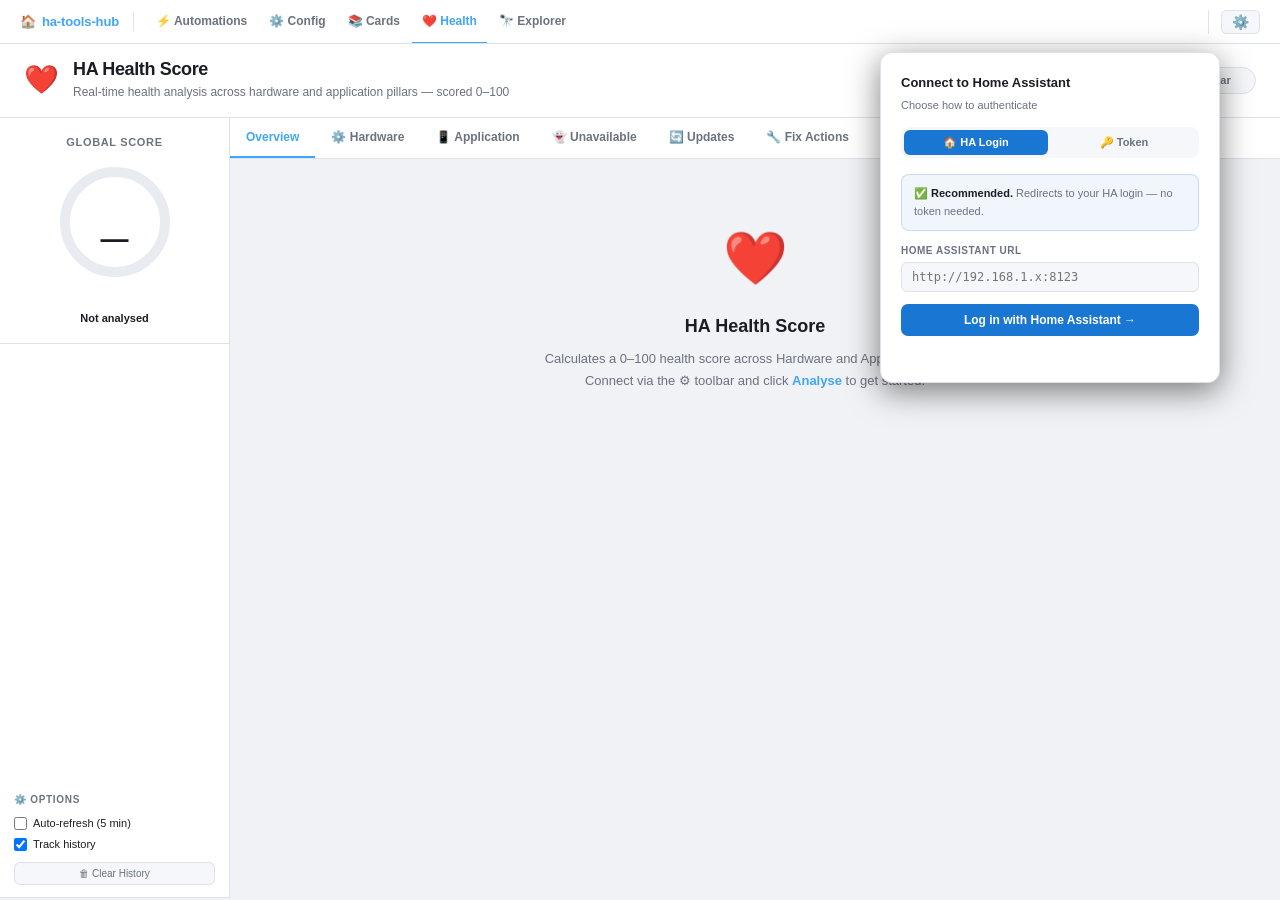
<file: app/pages/health-score.html>
<!DOCTYPE html>
<!--
  ╔══════════════════════════════════════════════════════════════════╗
  ║                        HA Tools Hub                             ║
  ║              https://ha-tools-hub.com                           ║
  ╠══════════════════════════════════════════════════════════════════╣
  ║  Copyright © 2026 HA Tools Hub. All rights reserved.            ║
  ║                                                                  ║
  ║  Unauthorised copying, redistribution, modification or          ║
  ║  commercial use of this software, in whole or in part,          ║
  ║  without express written permission is strictly prohibited.     ║
  ║                                                                  ║
  ║  This software is provided for personal, non-commercial use     ║
  ║  only. For licensing enquiries contact: info@ha-tools-hub.com   ║
  ╚══════════════════════════════════════════════════════════════════╝
-->
<html lang="en">
<head>
<script>
(function(){
  var t = localStorage.getItem('ha_tools_theme') || 'dark-space';
  var m = localStorage.getItem('ha_tools_mode')  || 'system';
  var light = ['light-clean','light-warm','arctic'];
  var dark  = ['dark-space','midnight-blue','forest','volcanic','purple-haze',
               'solarized','rose-gold','neon-cyber','molten-gold','aurora',
               'deep-crimson','holographic','steel-forge'];
  if (m === 'light') { if (dark.indexOf(t) !== -1) t = 'light-clean'; }
  else if (m === 'dark') { if (light.indexOf(t) !== -1) t = 'dark-space'; }
  else if (window.matchMedia && window.matchMedia('(prefers-color-scheme: light)').matches) {
    if (dark.indexOf(t) !== -1) t = 'light-clean';
  }
  document.documentElement.setAttribute('data-theme', t);
})();
</script>
<link rel="stylesheet" href="../assets/css/main.css?v=0.03">
<link rel="stylesheet" href="../assets/css/layout.css?v=0.03">
<link rel="stylesheet" href="../assets/css/components.css?v=0.03">
<script src="../assets/js/main.js?v=0.03"></script>
<script src="../assets/js/components.js?v=0.03"></script>


<meta charset="UTF-8">
  <meta http-equiv="Cache-Control" content="no-store, no-cache, must-revalidate">
  <meta http-equiv="Pragma" content="no-cache">
  <meta http-equiv="Expires" content="0">
  <!-- HA Tools Hub — Security headers (file-level) -->
  <meta http-equiv="Content-Security-Policy" content="default-src 'self' 'unsafe-inline' 'unsafe-eval' https://cdnjs.cloudflare.com data: blob:; connect-src 'self' ws: wss: http: https:; frame-src 'self' http: https:; img-src 'self' data: blob: http: https:;">
  <meta name="referrer" content="no-referrer">
  <meta name="robots" content="noindex, nofollow, noarchive">
<meta name="viewport" content="width=device-width, initial-scale=1.0">
<title>HA Health Score — HA Tools Hub</title>
<style>
  /* ── Theme definitions (applied via data-theme on <html>) ── */

  /* ═══════════════════════════════════════════════════════════════════
   HA TOOLS HUB — SHARED BASE STYLESHEET + THEME SYSTEM
   Paste this block into every page, replacing all existing :root
   and [data-theme] blocks plus the .hub-nav / .hub-page-header rules.
═══════════════════════════════════════════════════════════════════ */

/* ── Core tokens (dark-space default) ───────────────────────────── */
:root {
  --bg:#0e1014; --surface:#1c1f26; --surface2:#252830; --surface3:#2e3240;
  --border:#2e3240; --accent:#4a90d9; --accent2:#6db3f2;
  --text:#e8eaf0; --text2:#9aa0b4; --text3:#484f58;
  --green:#4caf87; --orange:#f5a623; --purple:#9b72e8; --red:#e05252;
  --radius:10px;
  /* glow tokens — used by premium themes */
  --glow-accent:rgba(74,144,217,0.0);
  --glow-surface:rgba(255,255,255,0.0);
  --shimmer-opacity:0;
  --reflection-opacity:0;
  --grain-opacity:0;
}

/* ── Standard dark themes ───────────────────────────────────────── */
[data-theme="dark-space"] {
  --bg:#0e1014; --surface:#1c1f26; --surface2:#252830; --surface3:#2e3240;
  --border:#2e3240; --accent:#4a90d9; --accent2:#6db3f2;
  --text:#e8eaf0; --text2:#9aa0b4; --text3:#484f58;
  --green:#4caf87; --orange:#f5a623; --purple:#9b72e8; --red:#e05252;
  --glow-accent:rgba(74,144,217,0); --shimmer-opacity:0; --grain-opacity:0;
}
[data-theme="midnight-blue"] {
  --bg:#070d1a; --surface:#0f1b2d; --surface2:#162236; --surface3:#1e2e45;
  --border:#1e2e45; --accent:#2979ff; --accent2:#5c9bff;
  --text:#cfe3ff; --text2:#7a9fbf; --text3:#2e4a66;
  --green:#43d9a0; --orange:#ffb74d; --purple:#9575cd; --red:#ef5350;
  --glow-accent:rgba(0,0,0,0); --shimmer-opacity:0; --grain-opacity:0;
}
[data-theme="forest"] {
  --bg:#0a1209; --surface:#121d10; --surface2:#192716; --surface3:#213320;
  --border:#213320; --accent:#4caf50; --accent2:#81c784;
  --text:#d8f0d2; --text2:#7aab74; --text3:#2a4a26;
  --green:#66bb6a; --orange:#ffb300; --purple:#ab47bc; --red:#ef5350;
  --glow-accent:rgba(0,0,0,0); --shimmer-opacity:0; --grain-opacity:0;
}
[data-theme="volcanic"] {
  --bg:#110a08; --surface:#1e1210; --surface2:#271916; --surface3:#32211e;
  --border:#32211e; --accent:#e64a19; --accent2:#ff7043;
  --text:#fce8e2; --text2:#b07065; --text3:#4a2820;
  --green:#4caf87; --orange:#f5a623; --purple:#9b72e8; --red:#e05252;
  --glow-accent:rgba(0,0,0,0); --shimmer-opacity:0; --grain-opacity:0;
}
[data-theme="purple-haze"] {
  --bg:#0d0812; --surface:#17101f; --surface2:#201728; --surface3:#2b2035;
  --border:#2b2035; --accent:#9b72e8; --accent2:#bb99ff;
  --text:#ece5ff; --text2:#8a78a8; --text3:#3a2a50;
  --green:#4caf87; --orange:#f5a623; --purple:#ce93d8; --red:#e05252;
  --glow-accent:rgba(0,0,0,0); --shimmer-opacity:0; --grain-opacity:0;
}
[data-theme="solarized"] {
  --bg:#002b36; --surface:#073642; --surface2:#0d4050; --surface3:#134d5e;
  --border:#144f60; --accent:#2aa198; --accent2:#44c8be;
  --text:#eee8d5; --text2:#839496; --text3:#1e4a55;
  --green:#859900; --orange:#cb4b16; --purple:#6c71c4; --red:#dc322f;
  --glow-accent:rgba(0,0,0,0); --shimmer-opacity:0; --grain-opacity:0;
}
[data-theme="rose-gold"] {
  --bg:#1a0f12; --surface:#251519; --surface2:#301c20; --surface3:#3d252a;
  --border:#3d252a; --accent:#e88fa0; --accent2:#f0b8c4;
  --text:#fce8ec; --text2:#a07880; --text3:#4a2830;
  --green:#4caf87; --orange:#f5a623; --purple:#ce93d8; --red:#e05252;
  --glow-accent:rgba(0,0,0,0); --shimmer-opacity:0; --grain-opacity:0;
}

/* ── Light themes ───────────────────────────────────────────────── */
[data-theme="light-clean"] {
  --bg:#f0f2f5; --surface:#ffffff; --surface2:#f5f7fa; --surface3:#e8ebf0;
  --border:#dde1e9; --accent:#1976d2; --accent2:#42a5f5;
  --text:#1a1d23; --text2:#6b7280; --text3:#b0b8c8;
  --green:#2e7d32; --orange:#e65100; --purple:#6a1b9a; --red:#c62828;
  --glow-accent:rgba(0,0,0,0); --shimmer-opacity:0; --grain-opacity:0;
}
[data-theme="light-warm"] {
  --bg:#faf7f2; --surface:#ffffff; --surface2:#fdf9f4; --surface3:#f0ebe2;
  --border:#e0d9ce; --accent:#e07b39; --accent2:#f5a623;
  --text:#2a1f14; --text2:#8a7060; --text3:#c8b8a8;
  --green:#558b2f; --orange:#bf360c; --purple:#6a1b9a; --red:#c62828;
  --glow-accent:rgba(0,0,0,0); --shimmer-opacity:0; --grain-opacity:0;
}
[data-theme="arctic"] {
  --bg:#e8f0f8; --surface:#ffffff; --surface2:#f0f5fb; --surface3:#dce8f4;
  --border:#c8d8ec; --accent:#0077b6; --accent2:#0096c7;
  --text:#0d2137; --text2:#4a6a8a; --text3:#9ab8d4;
  --green:#1b5e20; --orange:#bf360c; --purple:#4a148c; --red:#b71c1c;
  --glow-accent:rgba(0,0,0,0); --shimmer-opacity:0; --grain-opacity:0;
}

/* ══════════════════════════════════════════════════════════════════
   PREMIUM GLOW / SHINE THEMES
══════════════════════════════════════════════════════════════════ */

/* Neon Cyber — electric blue/cyan glow, scanlines, grid bg */
[data-theme="neon-cyber"] {
  --bg:#00050f; --surface:#020b18; --surface2:#041528; --surface3:#07203a;
  --border:#0a3060; --accent:#00d4ff; --accent2:#00ffcc;
  --text:#c8f0ff; --text2:#5090b0; --text3:#1a3a50;
  --green:#00ffaa; --orange:#ff6600; --purple:#cc00ff; --red:#ff2244;
  --glow-accent:rgba(0,212,255,0.18); --shimmer-opacity:0.06; --grain-opacity:0.03;
  --nav-bg:rgba(0,5,15,0.95);
}
/* Molten Gold — amber/gold glow, luxury metal feel */
[data-theme="molten-gold"] {
  --bg:#0a0800; --surface:#150f00; --surface2:#201600; --surface3:#2e2000;
  --border:#3d2e00; --accent:#ffb800; --accent2:#ffd740;
  --text:#fff8e0; --text2:#a08840; --text3:#504020;
  --green:#80c800; --orange:#ff8c00; --purple:#cc80ff; --red:#ff4422;
  --glow-accent:rgba(255,184,0,0.15); --shimmer-opacity:0.08; --grain-opacity:0.04;
  --nav-bg:rgba(10,8,0,0.96);
}
/* Aurora — shifting green/purple/teal, like the northern lights */
[data-theme="aurora"] {
  --bg:#020a08; --surface:#061410; --surface2:#0a1e18; --surface3:#102820;
  --border:#153520; --accent:#00e5a0; --accent2:#40ffcc;
  --text:#d0fff0; --text2:#60a080; --text3:#204030;
  --green:#00ff88; --orange:#ff8844; --purple:#aa44ff; --red:#ff3355;
  --glow-accent:rgba(0,229,160,0.14); --shimmer-opacity:0.05; --grain-opacity:0.03;
  --nav-bg:rgba(2,10,8,0.95);
}
/* Deep Crimson — dark red glow, ember/fire reflections */
[data-theme="deep-crimson"] {
  --bg:#0a0004; --surface:#140008; --surface2:#1e000e; --surface3:#2a0015;
  --border:#3d0020; --accent:#ff1744; --accent2:#ff6090;
  --text:#ffe0e8; --text2:#a04060; --text3:#501030;
  --green:#00e676; --orange:#ff6d00; --purple:#ea80fc; --red:#ff1744;
  --glow-accent:rgba(255,23,68,0.16); --shimmer-opacity:0.07; --grain-opacity:0.04;
  --nav-bg:rgba(10,0,4,0.96);
}
/* Holographic — rainbow shimmer, iridescent surface */
[data-theme="holographic"] {
  --bg:#060610; --surface:#0e0e20; --surface2:#141430; --surface3:#1c1c40;
  --border:#2a2a60; --accent:#a080ff; --accent2:#e080ff;
  --text:#f0eaff; --text2:#8878c0; --text3:#302860;
  --green:#44ffaa; --orange:#ffaa44; --purple:#ff44ff; --red:#ff4466;
  --glow-accent:rgba(160,128,255,0.16); --shimmer-opacity:0.12; --grain-opacity:0.02;
  --nav-bg:rgba(6,6,16,0.96);
}
/* Steel Forge — dark gunmetal, brushed metal sheen */
[data-theme="steel-forge"] {
  --bg:#080a0c; --surface:#111418; --surface2:#181c22; --surface3:#20262e;
  --border:#2a3040; --accent:#78a0c8; --accent2:#a8c8e8;
  --text:#d8e4f0; --text2:#708090; --text3:#303840;
  --green:#50c878; --orange:#e8952a; --purple:#9878c8; --red:#e85050;
  --glow-accent:rgba(120,160,200,0.10); --shimmer-opacity:0.05; --grain-opacity:0.06;
  --nav-bg:rgba(8,10,12,0.97);
}

/* ══════════════════════════════════════════════════════════════════
   GLOBAL RESETS + BODY
══════════════════════════════════════════════════════════════════ */
*, *::before, *::after { box-sizing:border-box; margin:0; padding:0; }

body {
  background:var(--bg);
  color:var(--text);
  font-family:-apple-system,BlinkMacSystemFont,'Segoe UI',system-ui,sans-serif;
  font-size:14px;
  line-height:1.5;
  min-height:100vh;
  -webkit-font-smoothing:antialiased;
}

/* Premium theme body effects */
[data-theme="neon-cyber"] body,
[data-theme="molten-gold"] body,
[data-theme="aurora"] body,
[data-theme="deep-crimson"] body,
[data-theme="holographic"] body,
[data-theme="steel-forge"] body {
  background-image:
    radial-gradient(ellipse 80% 40% at 50% -10%, var(--glow-accent), transparent),
    radial-gradient(ellipse 60% 30% at 80% 100%, var(--glow-accent), transparent);
}

/* Neon cyber scanline overlay */
[data-theme="neon-cyber"] body::after {
  content:'';
  position:fixed; inset:0; pointer-events:none; z-index:9999;
  background:repeating-linear-gradient(
    0deg, transparent, transparent 2px,
    rgba(0,212,255,0.015) 2px, rgba(0,212,255,0.015) 4px
  );
}

/* Holographic grain */
[data-theme="holographic"] body::before {
  content:'';
  position:fixed; inset:0; pointer-events:none; z-index:9998;
  opacity:var(--grain-opacity);
  background-image:url("data:image/svg+xml,%3Csvg viewBox='0 0 200 200' xmlns='http://www.w3.org/2000/svg'%3E%3Cfilter id='noise'%3E%3CfeTurbulence type='fractalNoise' baseFrequency='0.9' numOctaves='4' stitchTiles='stitch'/%3E%3C/filter%3E%3Crect width='100%25' height='100%25' filter='url(%23noise)' opacity='1'/%3E%3C/svg%3E");
  background-size:200px 200px;
}

/* ══════════════════════════════════════════════════════════════════
   SHARED NAV — identical across ALL pages
══════════════════════════════════════════════════════════════════ */
.hub-nav {
  position:sticky; top:0; z-index:200;
  background:var(--surface);
  border-bottom:1px solid var(--border);
  display:flex; align-items:center; gap:0;
  padding:0 20px; height:48px;
  font-size:12px; font-weight:600;
  overflow-x:auto; white-space:nowrap;
  flex-shrink:0;
}

/* Premium nav backdrop */
[data-theme="neon-cyber"] .hub-nav,
[data-theme="molten-gold"] .hub-nav,
[data-theme="aurora"] .hub-nav,
[data-theme="deep-crimson"] .hub-nav,
[data-theme="holographic"] .hub-nav,
[data-theme="steel-forge"] .hub-nav {
  background:var(--nav-bg, var(--surface));
  backdrop-filter:blur(12px) saturate(1.4);
  border-bottom-color:var(--accent);
  box-shadow:0 1px 0 var(--glow-accent), 0 2px 20px rgba(0,0,0,0.4);
}

.hub-nav-logo {
  display:flex; align-items:center; gap:7px;
  color:var(--accent2); text-decoration:none;
  font-size:13px; font-weight:800; letter-spacing:-0.01em;
  padding:0 16px 0 0; margin-right:4px;
  border-right:1px solid var(--border); flex-shrink:0;
  transition:color 0.15s;
}
.hub-nav-logo:hover { color:var(--text); }

.hub-nav-links {
  display:flex; align-items:center; gap:2px;
  padding-left:8px; flex:1;
}
.hub-nav-links a {
  color:var(--text2); text-decoration:none;
  padding:0 10px; height:48px;
  display:flex; align-items:center;
  border-bottom:2px solid transparent;
  font-size:12px; font-weight:600;
  transition:color 0.15s, background 0.15s, border-color 0.15s;
  flex-shrink:0;
}
.hub-nav-links a:hover {
  color:var(--text);
  background:rgba(255,255,255,0.04);
}
.hub-nav-links a.active {
  color:var(--accent2);
  border-bottom-color:var(--accent2);
}
.hub-nav-sep {
  width:1px; height:20px;
  background:var(--border);
  margin:0 6px; flex-shrink:0;
}

/* ══════════════════════════════════════════════════════════════════
   SHARED PAGE HEADER — the title bar below the nav
   Used on all tool pages except index/tools (which have special layouts)
══════════════════════════════════════════════════════════════════ */
.page-header {
  background:var(--surface);
  border-bottom:1px solid var(--border);
  padding:16px 24px;
  display:flex; align-items:center; gap:14px;
  flex-shrink:0;
}
.page-header-icon {
  font-size:28px; flex-shrink:0; line-height:1;
}
.page-header-text { flex:1; min-width:0; }
.page-header-title {
  font-size:18px; font-weight:800;
  letter-spacing:-0.02em;
  color:var(--text); line-height:1.1;
}
.page-header-desc {
  font-size:12px; color:var(--text2);
  margin-top:3px; line-height:1.5;
}

/* Premium page-header glow */
[data-theme="neon-cyber"] .page-header,
[data-theme="molten-gold"] .page-header,
[data-theme="aurora"] .page-header,
[data-theme="deep-crimson"] .page-header,
[data-theme="holographic"] .page-header,
[data-theme="steel-forge"] .page-header {
  border-bottom-color:var(--accent);
  box-shadow:0 1px 0 var(--glow-accent), inset 0 -1px 0 var(--glow-accent);
  background:linear-gradient(135deg, var(--surface) 60%, color-mix(in srgb, var(--surface) 92%, var(--accent)));
}
[data-theme="neon-cyber"] .page-header-title,
[data-theme="molten-gold"] .page-header-title,
[data-theme="aurora"] .page-header-title,
[data-theme="deep-crimson"] .page-header-title,
[data-theme="holographic"] .page-header-title,
[data-theme="steel-forge"] .page-header-title {
  text-shadow:0 0 20px var(--glow-accent);
}

/* ══════════════════════════════════════════════════════════════════
   SHARED CARD — consistent card style across all pages
══════════════════════════════════════════════════════════════════ */
.hub-card {
  background:var(--surface);
  border:1px solid var(--border);
  border-radius:var(--radius);
  overflow:hidden;
}

/* Premium card shimmer effect */
[data-theme="neon-cyber"] .hub-card,
[data-theme="molten-gold"] .hub-card,
[data-theme="aurora"] .hub-card,
[data-theme="deep-crimson"] .hub-card,
[data-theme="holographic"] .hub-card,
[data-theme="steel-forge"] .hub-card {
  border-color:color-mix(in srgb, var(--border) 70%, var(--accent));
  box-shadow:0 0 0 1px var(--glow-accent), 0 4px 20px rgba(0,0,0,0.4);
  position:relative; overflow:hidden;
}

/* Shimmer top-edge reflection on premium themes */
[data-theme="neon-cyber"] .hub-card::before,
[data-theme="molten-gold"] .hub-card::before,
[data-theme="aurora"] .hub-card::before,
[data-theme="deep-crimson"] .hub-card::before,
[data-theme="holographic"] .hub-card::before,
[data-theme="steel-forge"] .hub-card::before {
  content:'';
  position:absolute; top:0; left:0; right:0; height:1px;
  background:linear-gradient(90deg,transparent,var(--accent),transparent);
  opacity:var(--shimmer-opacity);
}

/* ══════════════════════════════════════════════════════════════════
   SCROLLBARS
══════════════════════════════════════════════════════════════════ */
::-webkit-scrollbar { width:5px; height:5px; }
::-webkit-scrollbar-track { background:transparent; }
::-webkit-scrollbar-thumb { background:var(--border); border-radius:3px; }
::-webkit-scrollbar-thumb:hover { background:var(--text3); }

* { box-sizing:border-box; margin:0; padding:0; }
  body { background:var(--bg); color:var(--text); font-family:-apple-system,BlinkMacSystemFont,'Segoe UI',sans-serif; min-height:100vh; }

  /* ── Nav bar ── */
  .hub-nav {
    position:sticky; top:0; z-index:200;
    background:var(--surface); border-bottom:1px solid var(--border);
    display:flex; align-items:center; gap:0;
    padding:0 20px; height:44px; font-size:12px; font-weight:600;
    overflow-x:auto; white-space:nowrap;
  }
  .hub-nav-logo { display:flex; align-items:center; gap:6px; color:var(--accent2); text-decoration:none; font-size:13px; font-weight:700; padding:0 14px 0 0; margin-right:4px; border-right:1px solid var(--border); flex-shrink:0; }
  .hub-nav-logo:hover { color:var(--text); }
  .hub-nav-links { display:flex; align-items:center; gap:2px; padding-left:8px; flex:1; }
  .hub-nav-links a { color:var(--text2); text-decoration:none; padding:0 10px; height:44px; display:flex; align-items:center; transition:color 0.15s,background 0.15s; flex-shrink:0; }
  .hub-nav-links a:hover { color:var(--text); background:rgba(255,255,255,0.04); }
  .hub-nav-links a.active { color:var(--accent2); border-bottom:2px solid var(--accent2); }
  .hub-nav-sep { width:1px; height:20px; background:var(--border); margin:0 6px; flex-shrink:0; }

  /* ── Layout ── */
  .page { max-width:1100px; margin:0 auto; padding:28px 24px 60px; }

  /* ── Connection bar ── */
  .conn-bar { background:var(--surface); border:1px solid var(--border); border-radius:var(--radius); padding:16px 20px; margin-bottom:24px; }
  .conn-row { display:flex; align-items:center; gap:10px; flex-wrap:wrap; }
  .conn-label { font-size:11px; font-weight:700; color:var(--text2); text-transform:uppercase; letter-spacing:0.05em; white-space:nowrap; }
  .conn-input { flex:1; min-width:160px; background:var(--surface2); border:1px solid var(--border); color:var(--text); border-radius:7px; padding:7px 11px; font-size:13px; outline:none; transition:border-color 0.15s; }
  .conn-input:focus { border-color:var(--accent); }
  .conn-btn { padding:7px 16px; border-radius:7px; font-size:12px; font-weight:700; cursor:pointer; border:none; background:var(--accent); color:#fff; transition:background 0.15s; white-space:nowrap; }
  .conn-btn:hover { background:var(--accent2); }
  .conn-btn:disabled { opacity:0.5; cursor:not-allowed; }
  .conn-status { font-size:12px; padding:4px 12px; border-radius:20px; font-weight:600; flex-shrink:0; }
  .conn-status.idle    { background:rgba(155,114,232,0.1); color:var(--purple); border:1px solid rgba(155,114,232,0.3); }
  .conn-status.loading { background:rgba(74,144,217,0.1);  color:var(--accent2); border:1px solid rgba(74,144,217,0.3); }
  .conn-status.ok      { background:rgba(76,175,135,0.1);  color:var(--green);   border:1px solid rgba(76,175,135,0.3); }
  .conn-status.err     { background:rgba(224,82,82,0.1);   color:var(--red);     border:1px solid rgba(224,82,82,0.3); }

  /* ── Score ring ── */
  .score-section { display:grid; grid-template-columns:auto 1fr; gap:32px; align-items:center; margin-bottom:28px; }
  @media(max-width:600px) { .score-section { grid-template-columns:1fr; justify-items:center; } }
  .ring-wrap { position:relative; width:180px; height:180px; flex-shrink:0; }
  .ring-wrap svg { transform:rotate(-90deg); }
  .ring-bg   { fill:none; stroke:var(--surface3); stroke-width:14; }
  .ring-fill { fill:none; stroke-width:14; stroke-linecap:round; transition:stroke-dashoffset 1s cubic-bezier(.4,0,.2,1), stroke 0.5s; }
  .ring-center { position:absolute; top:50%; left:50%; transform:translate(-50%,-50%); text-align:center; }
  .ring-score { font-size:42px; font-weight:800; line-height:1; }
  .ring-label { font-size:11px; color:var(--text2); font-weight:600; margin-top:2px; }
  .ring-grade { font-size:13px; font-weight:700; margin-top:4px; }

  /* ── Pillar cards ── */
  .pillars { display:grid; grid-template-columns:1fr 1fr; gap:14px; }
  @media(max-width:600px) { .pillars { grid-template-columns:1fr; } }
  .pillar-card { background:var(--surface); border:1px solid var(--border); border-radius:var(--radius); padding:18px 20px; }
  .pillar-head { display:flex; align-items:center; gap:10px; margin-bottom:14px; }
  .pillar-icon { font-size:22px; }
  .pillar-title { font-size:14px; font-weight:700; flex:1; }
  .pillar-weight { font-size:11px; color:var(--text2); background:var(--surface2); border:1px solid var(--border); padding:2px 8px; border-radius:4px; }
  .pillar-score-row { display:flex; align-items:center; gap:10px; margin-bottom:12px; }
  .pillar-score-num { font-size:28px; font-weight:800; }
  .pillar-bar-wrap { flex:1; height:8px; background:var(--surface3); border-radius:4px; overflow:hidden; }
  .pillar-bar { height:100%; border-radius:4px; transition:width 1s cubic-bezier(.4,0,.2,1), background 0.5s; }
  .metric-row { display:flex; align-items:center; gap:8px; padding:5px 0; border-top:1px solid rgba(255,255,255,0.04); font-size:12px; }
  .metric-dot { width:8px; height:8px; border-radius:50%; flex-shrink:0; }
  .metric-name { color:var(--text2); flex:1; }
  .metric-val  { font-weight:600; }
  .metric-pen  { font-size:11px; color:var(--red); }
  .metric-ok   { font-size:11px; color:var(--green); }
  .metric-na   { font-size:11px; color:var(--text2); font-style:italic; }

  /* ── Dot colours ── */
  .dot-green  { background:var(--green); }
  .dot-orange { background:var(--orange); }
  .dot-red    { background:var(--red); }
  .dot-grey   { background:var(--surface3); }

  /* ── Score colour classes ── */
  .score-ex  { color:#4cff9e; }
  .score-gd  { color:var(--green); }
  .score-ok  { color:var(--orange); }
  .score-bd  { color:var(--red); }
  .bar-ex    { background:#4cff9e; }
  .bar-gd    { background:var(--green); }
  .bar-ok    { background:var(--orange); }
  .bar-bd    { background:var(--red); }

  /* ── Recommendations ── */
  .reco-section { margin-top:24px; }
  .section-title { font-size:13px; font-weight:700; color:var(--text2); text-transform:uppercase; letter-spacing:0.07em; margin-bottom:12px; display:flex; align-items:center; gap:8px; }
  .section-title::after { content:''; flex:1; height:1px; background:var(--border); }
  .reco-list { display:flex; flex-direction:column; gap:8px; }
  .reco-row { background:var(--surface); border:1px solid var(--border); border-radius:10px; padding:12px 16px; display:flex; align-items:flex-start; gap:12px; font-size:12px; line-height:1.6; }
  .reco-row.reco-crit { border-color:rgba(224,82,82,0.4); background:rgba(224,82,82,0.05); }
  .reco-row.reco-warn { border-color:rgba(245,166,35,0.35); background:rgba(245,166,35,0.04); }
  .reco-row.reco-good { border-color:rgba(76,175,135,0.3); }
  .reco-icon { font-size:16px; flex-shrink:0; margin-top:1px; }
  .reco-text { color:var(--text2); }
  .reco-text strong { color:var(--text); }

  /* ── Zombie table ── */
  .zombie-section { margin-top:24px; }
  .zombie-table-wrap { overflow-x:auto; }
  table.zt { width:100%; border-collapse:collapse; font-size:12px; }
  table.zt th { text-align:left; padding:8px 12px; font-size:10px; font-weight:700; color:var(--text2); text-transform:uppercase; letter-spacing:0.06em; border-bottom:1px solid var(--border); }
  table.zt td { padding:7px 12px; border-bottom:1px solid rgba(255,255,255,0.04); }
  table.zt tr:last-child td { border-bottom:none; }
  .zt-pill { font-size:10px; font-weight:700; padding:2px 7px; border-radius:4px; }
  .zt-unavail { background:rgba(224,82,82,0.12); color:var(--red); }
  .zt-unknown  { background:rgba(245,166,35,0.12); color:var(--orange); }
  .exclude-btn { font-size:10px; padding:2px 8px; border-radius:4px; background:var(--surface2); border:1px solid var(--border); color:var(--text2); cursor:pointer; transition:all 0.15s; }
  .exclude-btn:hover { border-color:var(--accent); color:var(--text); }

  /* ── Missing sensors notice ── */
  .sensor-map-section { margin-top:24px; }
  .smap-grid { display:grid; grid-template-columns:repeat(auto-fill,minmax(240px,1fr)); gap:10px; }
  .smap-row { background:var(--surface); border:1px solid var(--border); border-radius:10px; padding:12px 14px; font-size:12px; display:flex; align-items:center; gap:10px; }
  .smap-icon { font-size:16px; flex-shrink:0; }
  .smap-name { flex:1; color:var(--text2); }
  .smap-entity { font-family:monospace; font-size:11px; color:var(--accent2); }
  .smap-found  { color:var(--green); font-weight:700; font-size:11px; }
  .smap-miss   { color:var(--red);   font-weight:700; font-size:11px; }

  /* ── Empty/idle state ── */
  .idle-state { text-align:center; padding:60px 20px; color:var(--text2); }
  .idle-state .idle-icon { font-size:52px; margin-bottom:16px; }
  .idle-state h2 { font-size:18px; font-weight:700; color:var(--text); margin-bottom:8px; }
  .idle-state p  { font-size:13px; line-height:1.7; max-width:480px; margin:0 auto; }

  /* ── Spinner ── */
  @keyframes spin { to { transform:rotate(360deg); } }
  .spinner { width:32px; height:32px; border:3px solid var(--border); border-top-color:var(--accent); border-radius:50%; animation:spin 0.7s linear infinite; margin:0 auto 16px; }

  /* ── HS Shell ── */
  .hs-shell { display:flex; height:calc(100vh - 48px - 72px); overflow:hidden; }

  /* ── HS Sidebar ── */
  .hs-sidebar {
    width:230px; flex-shrink:0;
    background:var(--surface); border-right:1px solid var(--border);
    display:flex; flex-direction:column; overflow-y:auto;
  }
  .hs-sidebar-section { padding:12px 14px; border-bottom:1px solid var(--border); }
  .hs-sidebar-title {
    font-size:10px; font-weight:800; text-transform:uppercase;
    letter-spacing:0.07em; color:var(--text2); margin-bottom:8px;
  }
  .hs-pillar-row {
    display:flex; justify-content:space-between; align-items:center;
    font-size:11px; margin-bottom:4px;
  }
  .hs-progress-track {
    height:5px; background:var(--surface3); border-radius:3px; overflow:hidden;
  }
  .hs-progress-fill { height:100%; border-radius:3px; transition:width 0.8s ease; }

  /* ── HS Main ── */
  .hs-main { flex:1; overflow-y:auto; background:var(--bg); display:flex; flex-direction:column; }

  /* ── Tabs ── */
  .hs-tabs {
    display:flex; gap:0; border-bottom:1px solid var(--border);
    background:var(--surface); flex-shrink:0; overflow-x:auto;
  }
  .hs-tab {
    padding:10px 16px; font-size:12px; font-weight:600; cursor:pointer;
    color:var(--text2); border-bottom:2px solid transparent;
    transition:all 0.15s; white-space:nowrap;
  }
  .hs-tab:hover { color:var(--text); background:var(--surface2); }
  .hs-tab.active { color:var(--accent2); border-bottom-color:var(--accent2); }

  /* ── Tab panels ── */
  .hs-panel { display:none; padding:20px 24px; }
  .hs-panel.active { display:block; }

  /* ── Score section ── */
  .score-section { display:flex; gap:24px; align-items:flex-start; flex-wrap:wrap; margin-bottom:20px; }
  .ring-wrap { position:relative; width:180px; height:180px; flex-shrink:0; }
  .pillars { display:grid; grid-template-columns:1fr 1fr; gap:14px; flex:1; min-width:260px; }

  /* ── Metric cards ── */
  .metric-card {
    background:var(--surface); border:1px solid var(--border);
    border-radius:var(--radius); padding:16px 18px; margin-bottom:12px;
  }
  .metric-card-title { font-size:12px; font-weight:700; margin-bottom:10px; display:flex; align-items:center; gap:6px; }
  .metric-row { display:flex; align-items:center; gap:8px; padding:6px 0; border-top:1px solid rgba(255,255,255,0.04); font-size:12px; }

  /* ── Recommendation cards ── */
  .reco-card {
    padding:12px 14px; border-radius:8px; margin-bottom:8px;
    border-left:3px solid var(--border); background:var(--surface);
    border:1px solid var(--border); font-size:12px; line-height:1.6;
  }
  .reco-card.good { border-left-color:var(--green); background:rgba(76,175,80,0.05); }
  .reco-card.warn { border-left-color:var(--orange); background:rgba(245,166,35,0.05); }
  .reco-card.crit { border-left-color:var(--red); background:rgba(224,82,82,0.05); }

  /* ── Fix actions panel ── */
  .fix-card {
    background:var(--surface); border:1px solid var(--border);
    border-radius:var(--radius); padding:16px 18px; margin-bottom:12px;
    display:flex; align-items:flex-start; gap:14px;
  }
  .fix-icon { font-size:24px; flex-shrink:0; }
  .fix-body { flex:1; }
  .fix-title { font-size:13px; font-weight:700; margin-bottom:4px; }
  .fix-desc  { font-size:11px; color:var(--text2); line-height:1.6; margin-bottom:8px; }
  .fix-btn {
    padding:5px 14px; border-radius:6px; font-size:11px; font-weight:700;
    border:1px solid var(--accent); background:transparent; color:var(--accent2);
    cursor:pointer; transition:all 0.15s;
  }
  .fix-btn:hover { background:var(--accent); color:#fff; }
  .fix-btn-danger { border-color:var(--red); color:var(--red); }
  .fix-btn-danger:hover { background:var(--red); color:#fff; }

  /* ── Zombie / update rows ── */
  .zombie-row {
    display:flex; align-items:center; gap:8px; padding:7px 10px;
    border-radius:7px; background:var(--surface); border:1px solid var(--border);
    font-size:11px; margin-bottom:4px;
  }

  /* ── Sidebar issue pills ── */
  .sb-issue { font-size:10px; padding:3px 0; color:var(--text2); display:flex; align-items:center; gap:5px; }
  .sb-issue.crit { color:var(--red); }
  .sb-issue.warn { color:var(--orange); }

  /* ── Score classes ── */
  .score-excellent { color:var(--green); }
  .score-good      { color:#7ecb52; }
  .score-ok        { color:var(--orange); }
  .score-poor      { color:#e08040; }
  .score-crit      { color:var(--red); }

  /* ── Conn status ── */
  .conn-status { font-size:11px; font-weight:600; padding:4px 10px; border-radius:20px; white-space:nowrap; }
  .conn-status.idle    { background:var(--surface2); border:1px solid var(--border); color:var(--text2); }
  .conn-status.loading { background:rgba(245,166,35,0.1); border:1px solid var(--orange); color:var(--orange); }
  .conn-status.ok      { background:rgba(76,175,80,0.1); border:1px solid var(--green); color:var(--green); }
  .conn-status.err     { background:rgba(224,82,82,0.1); border:1px solid var(--red); color:var(--red); }


  /* ── Standard Light additions ── */
  [data-theme="cotton"]    { --bg:#fafafa; --surface:#ffffff; --surface2:#f5f5f5; --surface3:#eeeeee; --border:#e0e0e0; --accent:#e91e8c; --accent2:#f06292; --text:#1a0e14; --text2:#6d5760; --text3:#b0a0a6; --green:#2e7d32; --orange:#e65100; --purple:#7b1fa2; --red:#c62828; --glow-accent:rgba(0,0,0,0); --shimmer-opacity:0; --reflection-opacity:0; --grain-opacity:0; }
  [data-theme="sage"]      { --bg:#f0f5f0; --surface:#ffffff; --surface2:#e8f0e8; --surface3:#dceadc; --border:#c8dcc8; --accent:#388e3c; --accent2:#66bb6a; --text:#1a2a1a; --text2:#4a6a4a; --text3:#90b090; --green:#1b5e20; --orange:#e65100; --purple:#4a148c; --red:#b71c1c; --glow-accent:rgba(0,0,0,0); --shimmer-opacity:0; --reflection-opacity:0; --grain-opacity:0; }
  [data-theme="sand"]      { --bg:#fdf6ec; --surface:#ffffff; --surface2:#f8eedd; --surface3:#f0e0c0; --border:#e8d0a0; --accent:#c47a2a; --accent2:#e09040; --text:#2a1a08; --text2:#6a4a20; --text3:#b09060; --green:#2e7d32; --orange:#bf360c; --purple:#4a148c; --red:#b71c1c; --glow-accent:rgba(0,0,0,0); --shimmer-opacity:0; --reflection-opacity:0; --grain-opacity:0; }
  [data-theme="lavender"]  { --bg:#f4f0fb; --surface:#ffffff; --surface2:#ede8f8; --surface3:#e0d8f4; --border:#ccc0ec; --accent:#7c3aed; --accent2:#a78bfa; --text:#1e1428; --text2:#5a4a78; --text3:#a090c0; --green:#15803d; --orange:#c2410c; --purple:#6d28d9; --red:#dc2626; --glow-accent:rgba(0,0,0,0); --shimmer-opacity:0; --reflection-opacity:0; --grain-opacity:0; }

  /* ── Premium Glow Light additions ── */
  [data-theme="solar-flare"] {
    --bg:#fffbf0; --surface:#ffffff; --surface2:#fff8e8; --surface3:#ffefc0;
    --border:#fcd88a; --accent:#f59e0b; --accent2:#fbbf24;
    --text:#1c1208; --text2:#6b4c1a; --text3:#b89050;
    --green:#15803d; --orange:#c2410c; --purple:#7c3aed; --red:#dc2626;
    --glow-accent:rgba(245,158,11,0.15); --shimmer-opacity:0.04; --reflection-opacity:0.03; --grain-opacity:0.015;
  }
  [data-theme="blossom"] {
    --bg:#fef0f5; --surface:#ffffff; --surface2:#fde4ef; --surface3:#fbd0e5;
    --border:#f9a8d4; --accent:#ec4899; --accent2:#f472b6;
    --text:#1f0814; --text2:#6b2048; --text3:#b070a0;
    --green:#15803d; --orange:#c2410c; --purple:#7c3aed; --red:#dc2626;
    --glow-accent:rgba(236,72,153,0.15); --shimmer-opacity:0.04; --reflection-opacity:0.03; --grain-opacity:0.015;
  }
  [data-theme="seafoam"] {
    --bg:#f0fdfb; --surface:#ffffff; --surface2:#e0faf6; --surface3:#ccf5ef;
    --border:#99e8dc; --accent:#0d9488; --accent2:#14b8a6;
    --text:#082820; --text2:#1a6058; --text3:#60a898;
    --green:#065f46; --orange:#c2410c; --purple:#7c3aed; --red:#dc2626;
    --glow-accent:rgba(13,148,136,0.15); --shimmer-opacity:0.04; --reflection-opacity:0.03; --grain-opacity:0.015;
  }
  [data-theme="cloudberry"] {
    --bg:#f5f0ff; --surface:#ffffff; --surface2:#ede4ff; --surface3:#ddd0ff;
    --border:#c4b5fd; --accent:#8b5cf6; --accent2:#a78bfa;
    --text:#1e0f3c; --text2:#4c2888; --text3:#9070c8;
    --green:#15803d; --orange:#c2410c; --purple:#6d28d9; --red:#dc2626;
    --glow-accent:rgba(139,92,246,0.18); --shimmer-opacity:0.05; --reflection-opacity:0.04; --grain-opacity:0.02;
  }

  /* ── Bitcoin Branded Themes ── */
  [data-theme="bitcoin-dark"] {
    --bg:#0a0600; --surface:#1a0e00; --surface2:#241400; --surface3:#301c00;
    --border:#4a2e00; --accent:#f7931a; --accent2:#ffb347;
    --text:#fff8f0; --text2:#c8a060; --text3:#7a5030;
    --green:#f7931a; --orange:#ff6600; --purple:#cc9900; --red:#ff4444;
    --radius:6px;
    --glow-accent:rgba(247,147,26,0.2); --shimmer-opacity:0.06; --reflection-opacity:0.04; --grain-opacity:0.02;
  }
  [data-theme="bitcoin-light"] {
    --bg:#fffbf5; --surface:#ffffff; --surface2:#fff5e6; --surface3:#ffead0;
    --border:#ffd599; --accent:#f7931a; --accent2:#e07800;
    --text:#1a0e00; --text2:#7a4a10; --text3:#c09050;
    --green:#c06000; --orange:#e05000; --purple:#c07000; --red:#cc2200;
    --radius:6px;
    --glow-accent:rgba(247,147,26,0.12); --shimmer-opacity:0.02; --reflection-opacity:0.01; --grain-opacity:0.01;
  }
  [data-theme="satoshi"] {
    --bg:#060a06; --surface:#0d1a0d; --surface2:#142214; --surface3:#1c2e1c;
    --border:#2a4a1a; --accent:#f7931a; --accent2:#ffb347;
    --text:#f0ffe0; --text2:#80c040; --text3:#304820;
    --green:#80cc20; --orange:#f7931a; --purple:#60a020; --red:#ff6633;
    --radius:6px;
    --glow-accent:rgba(247,147,26,0.18); --shimmer-opacity:0.05; --reflection-opacity:0.04; --grain-opacity:0.025;
  }
  [data-theme="hodl"] {
    --bg:#050510; --surface:#0d0d25; --surface2:#141430; --surface3:#1c1c40;
    --border:#2a2a60; --accent:#f7931a; --accent2:#ffb347;
    --text:#e8f0ff; --text2:#6060a0; --text3:#282860;
    --green:#f7931a; --orange:#ffcc00; --purple:#8080ff; --red:#ff4466;
    --radius:6px;
    --glow-accent:rgba(247,147,26,0.22); --shimmer-opacity:0.07; --reflection-opacity:0.05; --grain-opacity:0.03;
  }

  /* ── Bitcoin theme overrides — branding applied across page components ── */
  [data-theme="bitcoin-dark"] .hub-nav,
  [data-theme="bitcoin-light"] .hub-nav,
  [data-theme="satoshi"] .hub-nav,
  [data-theme="hodl"] .hub-nav {
    border-bottom-color: var(--accent);
  }
  [data-theme="bitcoin-dark"] .hub-nav-logo,
  [data-theme="satoshi"] .hub-nav-logo,
  [data-theme="hodl"] .hub-nav-logo {
    color: var(--accent);
  }
  [data-theme="bitcoin-dark"] .page-header,
  [data-theme="satoshi"] .page-header,
  [data-theme="hodl"] .page-header {
    border-bottom-color: var(--accent);
    background: linear-gradient(135deg, var(--surface) 0%, rgba(247,147,26,0.06) 100%);
  }
  [data-theme="bitcoin-dark"] .hub-card,
  [data-theme="satoshi"] .hub-card,
  [data-theme="hodl"] .hub-card {
    border-color: rgba(247,147,26,0.2);
  }
  [data-theme="bitcoin-dark"] .btn.btn-primary,
  [data-theme="satoshi"] .btn.btn-primary,
  [data-theme="hodl"] .btn.btn-primary {
    background: var(--accent);
    border-color: var(--accent);
    color: #000;
  }

/* ════════════════════════════════════════════════════════════════
   HA TOOLS HUB — RESPONSIVE SYSTEM
════════════════════════════════════════════════════════════════ */
/* ════════════════════════════════════════════════════════════════
   HA TOOLS HUB — RESPONSIVE SYSTEM
   Breakpoints: 1024px (tablet land), 768px (tablet port), 480px (mobile)
   Strategy:
     > 1024  — full desktop layout, no changes
     768-1024 — sidebar narrows, nav compresses
     < 768    — sidebar becomes off-canvas drawer, nav becomes hamburger
     < 480    — single column everything, full-screen modals
════════════════════════════════════════════════════════════════ */

/* ── Hamburger button (hidden on desktop) ── */
.hub-hamburger {
  display: none;
  align-items: center; justify-content: center;
  width: 36px; height: 36px; margin-left: auto; flex-shrink: 0;
  background: none; border: 1px solid var(--border); border-radius: 6px;
  cursor: pointer; color: var(--text); font-size: 16px;
  transition: background 0.15s;
}
.hub-hamburger:hover { background: var(--surface2); }

/* ── Mobile nav overlay menu ── */
.hub-mobile-menu {
  display: none;
  position: fixed; top: 48px; left: 0; right: 0; bottom: 0;
  background: var(--bg); z-index: 300;
  flex-direction: column; overflow-y: auto;
  border-top: 1px solid var(--border);
}
.hub-mobile-menu.open { display: flex; }
.hub-mobile-menu a {
  display: flex; align-items: center; gap: 10px;
  padding: 14px 20px; font-size: 14px; font-weight: 600;
  color: var(--text); text-decoration: none;
  border-bottom: 1px solid var(--border);
  transition: background 0.1s;
}
.hub-mobile-menu a:hover, .hub-mobile-menu a.active { background: var(--surface2); color: var(--accent2); }

/* ── Sidebar drawer overlay ── */
.sidebar-overlay {
  display: none;
  position: fixed; inset: 0; background: rgba(0,0,0,0.5);
  z-index: 150; backdrop-filter: blur(2px);
}
.sidebar-overlay.visible { display: block; }

/* ── Sidebar toggle button ── */
.sidebar-toggle-btn {
  display: none;
  align-items: center; justify-content: center;
  width: 32px; height: 32px; border-radius: 6px;
  background: var(--surface2); border: 1px solid var(--border);
  cursor: pointer; color: var(--text); font-size: 14px;
  flex-shrink: 0; transition: background 0.15s;
}
.sidebar-toggle-btn:hover { background: var(--surface3); }

/* ════════════════════════════════════
   TABLET LANDSCAPE (768-1024px)
════════════════════════════════════ */
@media (max-width: 1024px) {
  /* Narrow all sidebars */
  .cm-sidebar, .pt-sidebar, .hs-sidebar, .sa-sidebar,
  .themes-sidebar, .hacs-sidebar, .sidenav,
  .shell > .sidebar, .layout > .sidebar { width: 180px !important; }

  /* Tighten sidebar section padding */
  .cm-sidebar-section, .pt-sidebar-section, .hs-sidebar-section,
  .themes-sidebar-section, .sa-sidebar-section { padding: 10px 10px !important; }

  /* Page header — allow wrapping */
  .page-header { flex-wrap: wrap; gap: 8px; }

  /* Grids — reduce columns */
  .pt-page-grid { grid-template-columns: repeat(auto-fill, minmax(260px, 1fr)) !important; }
  .theme-grid    { grid-template-columns: repeat(auto-fill, minmax(140px, 1fr)) !important; }
}

/* ════════════════════════════════════
   TABLET PORTRAIT / LARGE MOBILE (≤ 768px)
════════════════════════════════════ */
@media (max-width: 768px) {
  /* ── Nav → hamburger ── */
  .hub-nav-links  { display: none !important; }
  .hub-hamburger  { display: flex; }
  .hub-nav-logo span { display: none; } /* hide "HA Tools Hub" text, keep icon */

  /* ── Page header stack ── */
  .page-header {
    flex-wrap: wrap; padding: 10px 14px; gap: 8px;
    min-height: 0;
  }
  .page-header-icon  { font-size: 20px; }
  .page-header-title { font-size: 14px; }
  .page-header-desc  { display: none; } /* hide subtitle on mobile */
  .page-header > div:last-child { width: 100%; justify-content: flex-start; flex-wrap: wrap; }

  /* ── All shells → column layout ── */
  .cm-shell, .pt-shell, .hs-shell, .sa-shell, .themes-shell,
  .shell, .layout {
    flex-direction: column !important;
    height: auto !important;
    overflow: visible !important;
    min-height: calc(100vh - 48px) !important;
  }

  /* ── All sidebars → off-canvas drawer ── */
  .cm-sidebar, .pt-sidebar, .hs-sidebar, .sa-sidebar,
  .themes-sidebar, .hacs-sidebar, .sidenav,
  .shell > .sidebar, .layout > .sidebar {
    position: fixed !important;
    top: 48px !important; left: 0 !important; bottom: 0 !important;
    width: 280px !important;
    z-index: 160 !important;
    transform: translateX(-100%) !important;
    transition: transform 0.25s ease !important;
    height: calc(100vh - 48px) !important;
    overflow-y: auto !important;
    border-right: 1px solid var(--border) !important;
    border-bottom: none !important;
    box-shadow: 4px 0 20px rgba(0,0,0,0.4) !important;
  }

  /* Sidebar open state */
  .sidebar-is-open .cm-sidebar,
  .sidebar-is-open .pt-sidebar,
  .sidebar-is-open .hs-sidebar,
  .sidebar-is-open .sa-sidebar,
  .sidebar-is-open .themes-sidebar,
  .sidebar-is-open .hacs-sidebar,
  .sidebar-is-open .sidenav,
  .sidebar-is-open .shell > .sidebar,
  .sidebar-is-open .layout > .sidebar {
    transform: translateX(0) !important;
  }

  /* ── Main content → full width ── */
  .cm-main, .pt-main, .hs-main, .sa-main, .themes-main,
  .main, .shell > div:not(.sidebar):not(.sidenav),
  .layout > div:not(.sidebar) {
    width: 100% !important; min-width: 0 !important;
    height: auto !important; overflow-y: visible !important;
  }

  /* ── Show sidebar toggle button ── */
  .sidebar-toggle-btn { display: flex; }

  /* ── Tabs → horizontal scroll ── */
  .hs-tabs, .cm-tabs-bar, .analysis-tabs, .atabs { 
    overflow-x: auto !important; white-space: nowrap !important;
    flex-wrap: nowrap !important;
  }
  .hs-tab { min-width: max-content; }

  /* ── Grids → single column ── */
  .pt-page-grid, .lcars-tool-grid, .stats-grid,
  .device-grid, .hub-card-grid {
    grid-template-columns: 1fr !important;
  }
  .theme-grid {
    grid-template-columns: repeat(auto-fill, minmax(120px, 1fr)) !important;
  }
  .pillars, .sa-stat-grid { grid-template-columns: 1fr 1fr !important; }

  /* ── Stats rows → wrap ── */
  .stats-row, .pt-stat-strip, .lcars-stats,
  .analysis-summary, .hs-stat-strip {
    flex-wrap: wrap !important;
  }
  .pt-stat, .lcars-stat { min-width: calc(50% - 6px) !important; flex: none !important; }

  /* ── Modals → full screen ── */
  #section-modal > div,
  #diff-modal > div,
  #modal,
  [id$="-modal"] > div,
  .modal-content {
    width: 100% !important; max-width: 100% !important;
    max-height: 100% !important; height: 100% !important;
    border-radius: 0 !important; margin: 0 !important;
    overflow-y: auto !important;
  }
  #section-modal,
  #diff-modal,
  #modal,
  [id$="-modal"] { padding: 0 !important; align-items: flex-start !important; }

  /* ── YAML editors → shorter ── */
  .cm-yaml-editor { min-height: 140px !important; }
  textarea { min-height: 100px; }

  /* ── Filter rows → wrap ── */
  .filter-row, .cm-btn-row, .hacs-filter-row { flex-wrap: wrap !important; }
  .filter-row input, .filter-row select { min-width: 0; flex: 1; }

  /* ── Snip long URLs / mono text ── */
  .lcars-mono-readout, .cm-export-pre, code, pre {
    font-size: 10px !important;
    overflow-x: auto;
  }

  /* ── Hide decorative right columns (LCARS, device-explorer) ── */
  .lcars-right, .lcars-sep-right { display: none !important; }

  /* ── HACS checker ── */
  .hacs-shell { flex-direction: column !important; height: auto !important; }

  /* ── Setup wizard layout ── */
  .layout { display: block !important; }
  .layout .sidebar { height: auto !important; position: fixed !important; }
  .layout .content, .layout .main { padding: 14px !important; }

  /* ── Automation designer ── */
  .sidebar { width: 280px !important; } /* uses drawer */
  .auto-grid, .automation-grid { grid-template-columns: 1fr !important; }

  /* ── Dashboard composer canvas ── */
  .composer-canvas, .workspace { min-height: 300px !important; }

  /* ── Card library ── */
  .shell { height: auto !important; }
  .preview-pane { display: none !important; } /* hide iframe preview on mobile */
  .show-preview .preview-pane { display: flex !important; }

  /* ── Health score ring ── */
  .ring-wrap { width: 140px !important; height: 140px !important; }
  .ring-wrap svg { width: 140px !important; height: 140px !important; }
  .score-section { flex-direction: column !important; align-items: center !important; }

  /* ── Device explorer sidebar ── */
  .sidenav { padding: 12px 0 !important; }
  .nav-item { padding: 8px 14px !important; font-size: 12px !important; }

  /* ── Tracker milestone timeline ── */
  .pt-timeline { padding-left: 20px !important; }
}

/* ════════════════════════════════════
   MOBILE PORTRAIT (≤ 480px)
════════════════════════════════════ */
@media (max-width: 480px) {
  /* Tighter spacing */
  .page-header { padding: 8px 12px !important; }
  .pt-panel, .cm-panel, .hs-panel { padding: 12px 14px !important; }

  /* Stack everything */
  .pt-stat-strip, .lcars-stats { gap: 6px !important; }
  .pt-stat, .lcars-stat { 
    min-width: calc(50% - 4px) !important;
    padding: 8px 10px !important;
  }
  .pt-stat-val, .lcars-stat-val { font-size: 20px !important; }

  /* Full-width buttons */
  .cm-btn-row .cm-btn,
  .lcars-action-btn { width: 100% !important; margin-bottom: 4px !important; }

  /* Smaller theme cards */
  .theme-card .theme-preview { height: 60px !important; }
  .theme-label { padding: 5px 8px !important; font-size: 10px !important; }

  /* Hero achievement bar */
  .pt-achievement-bar { flex-direction: column !important; padding: 14px !important; }
  .pt-achievement-icon { font-size: 24px !important; }
  .pt-achievement-title { font-size: 14px !important; }

  /* Single column grids always */
  .pillars { grid-template-columns: 1fr !important; }
  .cm-field-grid, .push-grid { grid-template-columns: 1fr !important; }

  /* Nav even more compact */
  .hub-nav { padding: 0 10px !important; }
  .hub-nav-logo { font-size: 13px !important; }
}

/* ════════════════════════════════════
   SMALL MOBILE (≤ 380px)
════════════════════════════════════ */
@media (max-width: 380px) {
  .hub-nav-logo span { display: none !important; }
  .pt-stat, .lcars-stat { min-width: 100% !important; }
}

/* ── Touch improvements (all sizes) ── */
@media (hover: none) and (pointer: coarse) {
  /* Increase tap targets */
  .nav-item, .cm-tab, .pt-nav-btn, .lcars-sidebar-btn,
  .hub-mobile-menu a { min-height: 44px !important; }
  
  .btn, .cm-btn, .lcars-action-btn { min-height: 40px !important; }
  
  /* Remove hover-only states that look broken on touch */
  .theme-card:hover { transform: none !important; }
  .pt-page-card:hover { transform: none !important; }
}

</style>
<!-- cache-bust: 1774399738 -->
</head>
<body>

<nav class="hub-nav"></nav>
<div class="page-header">
  <span class="page-header-icon">❤️</span>
  <div class="page-header-text">
    <div class="page-header-title">HA Health Score</div>
    <div class="page-header-desc">Real-time health analysis across hardware and application pillars — scored 0–100</div>
  </div>
  <div style="display:flex;align-items:center;gap:8px;flex-shrink:0;">
    <button class="btn btn-secondary" onclick="exportReport()" id="btn-export" style="display:none;padding:5px 12px;font-size:11px;">⬇ Export</button>
    <button class="btn btn-primary"   onclick="runAnalysis()" id="btn-analyse" style="padding:5px 14px;font-size:11px;">🔍 Analyse</button>
    <div id="conn-status" class="conn-status idle" style="min-width:160px;">⚙ Configure via toolbar</div>
  </div>
</div>

<div class="hs-shell">

  <!-- ══ LEFT SIDEBAR ══ -->
  <div class="hs-sidebar">

    <!-- Score ring (compact) -->
    <div class="hs-sidebar-section" style="text-align:center;padding:16px 14px;">
      <div id="sb-ring-wrap">
        <div style="font-size:11px;font-weight:700;color:var(--text2);text-transform:uppercase;letter-spacing:0.06em;margin-bottom:12px;">Global Score</div>
        <svg width="120" height="120" viewBox="0 0 120 120" id="sb-ring-svg">
          <circle cx="60" cy="60" r="50" fill="none" stroke="var(--surface3)" stroke-width="10"/>
          <circle cx="60" cy="60" r="50" fill="none" stroke="var(--text2)" stroke-width="10"
            stroke-dasharray="314" stroke-dashoffset="314"
            stroke-linecap="round" transform="rotate(-90 60 60)"
            id="sb-ring-arc" style="transition:stroke-dashoffset 1s ease,stroke 0.5s"/>
        </svg>
        <div style="margin-top:-70px;margin-bottom:50px;font-size:28px;font-weight:800;color:var(--text);" id="sb-score-num">—</div>
        <div style="font-size:11px;font-weight:700;margin-top:4px;" id="sb-grade-label" style="color:var(--text2);">Not analysed</div>
      </div>
    </div>

    <!-- Pillar breakdown -->
    <div class="hs-sidebar-section" id="sb-pillars" style="display:none;">
      <div class="hs-sidebar-title">Pillars</div>
      <div class="hs-pillar-row">
        <span>⚙️ Hardware</span>
        <span id="sb-hw-score" style="font-weight:700;font-family:monospace;">—</span>
      </div>
      <div class="hs-progress-track"><div class="hs-progress-fill" id="sb-hw-bar" style="width:0%;background:var(--green);"></div></div>
      <div class="hs-pillar-row" style="margin-top:8px;">
        <span>📱 Application</span>
        <span id="sb-app-score" style="font-weight:700;font-family:monospace;">—</span>
      </div>
      <div class="hs-progress-track"><div class="hs-progress-fill" id="sb-app-bar" style="width:0%;background:var(--accent2);"></div></div>
    </div>

    <!-- History trend -->
    <div class="hs-sidebar-section" id="sb-history-section" style="display:none;">
      <div class="hs-sidebar-title">📈 Score History</div>
      <canvas id="sb-history-canvas" width="192" height="80" style="width:100%;border-radius:6px;"></canvas>
      <div style="display:flex;justify-content:space-between;font-size:9px;color:var(--text2);margin-top:3px;">
        <span id="sb-hist-oldest">—</span><span id="sb-hist-newest">now</span>
      </div>
    </div>

    <!-- Quick issues -->
    <div class="hs-sidebar-section" id="sb-issues" style="display:none;">
      <div class="hs-sidebar-title">🚨 Issues</div>
      <div id="sb-issues-list"></div>
    </div>

    <!-- Controls -->
    <div class="hs-sidebar-section" style="margin-top:auto;">
      <div class="hs-sidebar-title">⚙️ Options</div>
      <div style="display:flex;flex-direction:column;gap:5px;">
        <label style="display:flex;align-items:center;gap:6px;font-size:11px;cursor:pointer;">
          <input type="checkbox" id="opt-autorefresh"> Auto-refresh (5 min)
        </label>
        <label style="display:flex;align-items:center;gap:6px;font-size:11px;cursor:pointer;">
          <input type="checkbox" id="opt-history" checked> Track history
        </label>
        <button onclick="clearHistory()" style="margin-top:4px;padding:5px;border-radius:6px;font-size:10px;background:var(--surface2);border:1px solid var(--border);color:var(--text2);cursor:pointer;width:100%;">🗑 Clear History</button>
      </div>
    </div>

  </div>

  <!-- ══ MAIN CONTENT ══ -->
  <div class="hs-main">
    <!-- Tab bar -->
    <div class="hs-tabs" id="hs-tabs">
      <div class="hs-tab active" onclick="showTab('overview',this)">Overview</div>
      <div class="hs-tab" onclick="showTab('hardware',this)">⚙️ Hardware</div>
      <div class="hs-tab" onclick="showTab('application',this)">📱 Application</div>
      <div class="hs-tab" onclick="showTab('zombies',this)">👻 Unavailable</div>
      <div class="hs-tab" onclick="showTab('updates',this)">🔄 Updates</div>
      <div class="hs-tab" onclick="showTab('fixes',this)">🔧 Fix Actions</div>
    </div>

    <div id="results">
      <div class="idle-state">
        <div class="idle-icon">❤️</div>
        <h2>HA Health Score</h2>
        <p>Calculates a 0–100 health score across Hardware and Application pillars.<br>Connect via the ⚙ toolbar and click <strong style="color:var(--accent2)">Analyse</strong> to get started.</p>
      </div>
    </div>
  </div>

</div>

<script>

// ================================================================
//  HA Tools Hub — https://ha-tools-hub.com
//  Copyright © 2026 HA Tools Hub. All rights reserved.
//  Unauthorised reproduction or distribution is prohibited.
//  For licensing: info@ha-tools-hub.com
// ================================================================

// ─── Constants ────────────────────────────────────────────
var STORAGE_KEY = 'ha_tools_config';
var EXCL_KEY    = 'ha_health_excluded';  // localStorage key for user-excluded zombie entities

// Scoring weights (matching HAGHS v2)
var W_HW  = 0.40;
var W_APP = 0.60;

// Zombie domains to scan
var ZOMBIE_DOMAINS = ['sensor','binary_sensor','switch','light','fan','climate',
                      'media_player','vacuum','camera','cover','lock','alarm_control_panel'];

// ─── State ────────────────────────────────────────────────
var HA_URL = '', HA_TOKEN = '';
var DATA   = {};   // raw fetched data
var SCORE  = {};   // calculated score breakdown
var EXCLUDED = []; // user-excluded entity IDs

// ─── Helpers ──────────────────────────────────────────────
function $(id) { return document.getElementById(id); }
function escHtml(s) { return String(s||'').replace(/&/g,'&amp;').replace(/</g,'&lt;').replace(/>/g,'&gt;').replace(/"/g,'&quot;'); }

function loadConfig() {
  try { return JSON.parse(localStorage.getItem(STORAGE_KEY)) || {}; } catch(e) { return {}; }
}
function loadExcluded() {
  try { return JSON.parse(localStorage.getItem(EXCL_KEY)) || []; } catch(e) { return []; }
}
function saveExcluded() {
  localStorage.setItem(EXCL_KEY, JSON.stringify(EXCLUDED));
}

function setStatus(cls, msg) {
  var el = $('conn-status');
  el.className = 'conn-status ' + cls;
  el.textContent = msg;
}

function haFetch(path) {
  return fetch(HA_URL + path, {
    headers: { 'Authorization':'Bearer ' + HA_TOKEN, 'Content-Type':'application/json' }
  });
}

function buildWsUrl(u) {
  return u.trim().replace(/\/$/, '')
    .replace(/^https:\/\//i,'wss://')
    .replace(/^http:\/\//i,'ws://') + '/api/websocket';
}

// ─── WebSocket helper (same resilient pattern as device-explorer) ──
function wsCommand(wsUrl, token, commands) {
  return new Promise(function(resolve) {
    var ws, settled=false, authed=false, msgId=1, pending={};
    function finish() {
      if (settled) return; settled=true;
      clearTimeout(timeout);
      try { if (ws && ws.readyState < 2) ws.close(); } catch(e){}
      resolve(commands);
    }
    var timeout = setTimeout(finish, 12000);
    try { ws = new WebSocket(wsUrl); } catch(e) { finish(); return; }

    ws.onmessage = function(evt) {
      var msg; try { msg = JSON.parse(evt.data); } catch(e) { return; }
      if (msg.type === 'auth_required') {
        ws.send(JSON.stringify({ type:'auth', access_token:token }));
      } else if (msg.type === 'auth_ok') {
        authed = true;
        commands.forEach(function(cmd) {
          var id = msgId++; cmd.id = id; pending[id] = cmd;
          ws.send(JSON.stringify(cmd));
        });
      } else if (msg.type === 'auth_invalid') {
        commands._authError = 'Invalid token';
        finish();
      } else if (msg.type === 'result') {
        var cmd = pending[msg.id];
        if (cmd) {
          cmd._result = msg.success ? msg.result : null;
          cmd._error  = msg.success ? null : (msg.error&&msg.error.message)||'failed';
          delete pending[msg.id];
        }
        if (Object.keys(pending).length === 0) finish();
      }
    };
    ws.onerror = function() { commands._wsError = true; finish(); };
    ws.onclose = function() { finish(); };
  });
}

// ─── Main analysis ────────────────────────────────────────
async // Auto-run when HAConn connects
  // HAConn wired above

async function runAnalysis() {
  // Addon mode: use backend proxy — works without user WS token
  // Standalone mode: require HAConn connection as before
  var addonMode = HAConn.addonMode;

  if (!addonMode && HAConn.state !== 'connected') {
    setStatus('err', '⚠ Configure connection via toolbar ⚙');
    return;
  }

  if (!addonMode) {
    HA_URL   = HAConn.url;
    HA_TOKEN = HAConn.token;
  }
  EXCLUDED = loadExcluded();

  var btn = $('btn-analyse');
  if (btn) btn.disabled = true;
  setStatus('loading', '⏳ Analysing…');
  $('results').innerHTML = '<div class="idle-state"><div class="spinner"></div><p>Fetching data from Home Assistant…</p></div>';

  try {
    setStatus('loading', '⏳ Fetching registries…');

    if (addonMode) {
      // ── Addon mode: all data via backend proxy ──────────────
      setStatus('loading', '⏳ Fetching via addon backend…');
      var [entityReg, deviceReg, statesData, healthData, configData, backupData] =
        await Promise.all([
          HAConn.addonRegistry('entities').catch(function(){ return []; }),
          HAConn.addonRegistry('devices').catch(function(){ return []; }),
          HAConn.addonFetch('/api/states').catch(function(){ return []; }),
          HAConn.addonFetch('/api/system_health').catch(function(){ return {}; }),
          HAConn.addonFetch('/api/config').catch(function(){ return {}; }),
          HAConn.addonFetch('/api/states/sensor.backup_state').catch(function(){ return null; }),
        ]);

      DATA.entityRegistry = Array.isArray(entityReg) ? entityReg : [];
      DATA.deviceRegistry = Array.isArray(deviceReg) ? deviceReg : [];
      DATA.states         = Array.isArray(statesData) ? statesData : [];
      DATA.health         = healthData || {};
      DATA.config         = configData || {};
      DATA.backupState    = backupData;

      // Fetch Supervisor hardware stats for health score hardware pillar.
      // /api/system-stats is a HUB endpoint (not a HA Core endpoint) so it must
      // be called directly via the hub base URL — NOT through HAConn.addonFetch()
      // which routes via /api/proxy?path=... (HA Core proxy only).
      try {
        var _hubBase = (function() {
          var p = window.location.pathname;
          var parts = p.split('/');
          var idx = parts.indexOf('pages');
          return idx > 0 ? window.location.origin + parts.slice(0, idx).join('/') + '/' : '';
        })();
        var sysStatsR = _hubBase
          ? await fetch(_hubBase + 'api/system-stats', { credentials: 'include' })
              .then(function(r){ return r.json(); })
              .catch(function(){ return null; })
          : null;
        DATA.systemStats = (sysStatsR && sysStatsR.ok !== false) ? sysStatsR : null;
      } catch(e) { DATA.systemStats = null; }

    } else {
      // ── Standalone mode: use HAConn WS + REST ──────────────
      var responses = await Promise.all([
        HAConn.send({ type: 'config/entity_registry/list' }),
        haFetch('/api/states').catch(function(){ return null; }),
        haFetch('/api/system_health').catch(function(){ return null; }),
        haFetch('/api/config').catch(function(){ return null; }),
        haFetch('/api/states/sensor.backup_state').catch(function(){ return null; }),
        HAConn.send({ type: 'config/device_registry/list' })
      ]);

      DATA.entityRegistry = responses[0].ok ? responses[0].result || [] : [];
      DATA.deviceRegistry = responses[5].ok ? responses[5].result || [] : [];
      DATA.states      = (responses[1] && responses[1].ok) ? await responses[1].json() : [];
      DATA.health      = (responses[2] && responses[2].ok) ? await responses[2].json() : {};
      DATA.config      = (responses[3] && responses[3].ok) ? await responses[3].json() : {};
      DATA.backupState = (responses[4] && responses[4].ok) ? await responses[4].json() : null;
    } // end else (standalone mode)

    DATA.stateMap = {};
    DATA.states.forEach(function(s){ DATA.stateMap[s.entity_id] = s; });

    setStatus('loading', '⏳ Calculating score…');
    SCORE = calculateScore();

    // Save to history
    if (($('opt-history') || {}).checked !== false) saveToHistory(SCORE.global);

    renderResults();
    updateSidebar();

    var exportBtn = $('btn-export');
    if (exportBtn) exportBtn.style.display = '';

    setStatus('ok', '✅ Score: ' + SCORE.global + '/100 · ' + new Date().toLocaleTimeString());

  } catch(e) {
    setStatus('err', '❌ ' + e.message);
    $('results').innerHTML = '<div class="idle-state"><p style="color:var(--red)">Error: ' + escHtml(e.message) + '</p></div>';
  }
  if (btn) btn.disabled = false;
}

// ─── Sensor auto-detection ────────────────────────────────
// Scan states for known entity-state patterns
function detectSensor(patterns) {
  for (var i=0; i<DATA.states.length; i++) {
    var s = DATA.states[i];
    for (var j=0; j<patterns.length; j++) {
      if (s.entity_id.indexOf(patterns[j]) !== -1) {
        var v = parseFloat(s.state);
        if (!isNaN(v)) return { entity_id: s.entity_id, value: v };
      }
    }
  }
  return null;
}

// ─── Score calculation ────────────────────────────────────
function calculateScore() {
  var sc = {
    hw:{}, app:{}, sensors:{},
    zombies:[], updates:[], recommendations:[]
  };

  // ────────────────────────────────────────
  // HARDWARE PILLAR  (40%)
  // ────────────────────────────────────────

  // CPU
  // ── Hardware pillar: always use Supervisor API stats ────────────
  // Hardware metrics come directly from Supervisor API (not HA entity states).
  // CPU, RAM and Disk come directly from /supervisor/stats, /core/stats
  // and /host/info via /api/system-stats on the Hub backend.
  // DATA.systemStats is pre-fetched in runAnalysis() every time.
  var ss = DATA.systemStats || {};

  // CPU — HA Core process (most meaningful: reflects HA workload directly)
  var rawCpu = ss.core_cpu_percent != null ? ss.core_cpu_percent
             : ss.cpu_percent      != null ? ss.cpu_percent
             : null;
  if (rawCpu != null) {
    var cv     = parseFloat(rawCpu);
    var cScore = cv > 50 ? 20 : cv > 25 ? 50 : cv > 15 ? 75 : cv > 10 ? 90 : 100;
    var cLabel = ss.core_cpu_percent != null ? 'HA Core' : 'Supervisor';
    sc.hw.cpu = { score:cScore, value:cv,
                  sensor:{entity_id:cLabel + ' (via Supervisor API)', value:cv},
                  source:'supervisor' };
  } else {
    sc.hw.cpu = { score:100, value:null, sensor:null };
  }

  // Memory — HA Core process memory
  var rawMem = ss.core_memory_percent != null ? ss.core_memory_percent
             : ss.memory_percent      != null ? ss.memory_percent
             : null;
  if (rawMem != null) {
    var rv     = parseFloat(rawMem);
    var rScore = rv > 85 ? 20 : rv > 70 ? 50 : rv > 55 ? 75 : rv > 40 ? 90 : 100;
    var rLabel = ss.core_memory_percent != null ? 'HA Core' : 'Supervisor';
    var coreUsage = ss.core_memory_usage || ss.memory_usage;
    var coreLimit = ss.core_memory_limit || ss.memory_limit;
    var memDetail = '';
    if (coreUsage && coreLimit) {
      var toMb = function(b) {
        return b >= 1073741824 ? (b/1073741824).toFixed(1) + ' GB'
                               : Math.round(b/1048576) + ' MB';
      };
      memDetail = ' (' + toMb(coreUsage) + ' / ' + toMb(coreLimit) + ')';
    }
    sc.hw.ram = { score:rScore, value:rv,
                  sensor:{entity_id:rLabel + ' memory' + memDetail, value:rv},
                  source:'supervisor' };
  } else {
    sc.hw.ram = { score:100, value:null, sensor:null };
  }

  // Disk — host-level from /host/info (GiB values, whole-disk)
  if (ss.disk_percent != null) {
    var dv     = parseFloat(ss.disk_percent);
    var dScore = dv > 90 ? 20 : dv > 80 ? 50 : dv > 70 ? 75 : dv > 60 ? 90 : 100;
    var diskDetail = ss.disk_used_gib != null
      ? ' (' + ss.disk_used_gib + ' GB / ' + ss.disk_total_gib + ' GB)' : '';
    sc.hw.disk = { score:dScore, value:dv,
                   sensor:{entity_id:'Host disk' + diskDetail, value:dv},
                   source:'supervisor' };
  } else {
    sc.hw.disk = { score:100, value:null, sensor:null };
  }

  // Hardware final — average of available sensors (skip null)
  var hwScores = [sc.hw.cpu, sc.hw.ram, sc.hw.disk].filter(function(x){ return x.value!==null; });
  sc.hw.final = hwScores.length ? Math.round(hwScores.reduce(function(a,b){ return a+b.score; },0) / hwScores.length) : null;

  // ────────────────────────────────────────
  // APPLICATION PILLAR  (60%)
  // ────────────────────────────────────────
  var appPenalty = 0;

  // A. Zombie entities (unavailable/unknown in key domains)
  var zombies = [];
  var disabledEntities = new Set(DATA.entityRegistry.filter(function(e){ return e.disabled_by; }).map(function(e){ return e.entity_id; }));
  DATA.states.forEach(function(s) {
    if (s.state !== 'unavailable' && s.state !== 'unknown') return;
    var domain = s.entity_id.split('.')[0];
    if (ZOMBIE_DOMAINS.indexOf(domain) === -1) return;
    if (disabledEntities.has(s.entity_id)) return;    // disabled entities are expected
    if (EXCLUDED.indexOf(s.entity_id) !== -1) return; // user-excluded
    zombies.push(s);
  });
  sc.zombies = zombies;
  var zombiePenalty = Math.min(20, zombies.length * 2);
  sc.app.zombie = { count:zombies.length, penalty:zombiePenalty };
  appPenalty += zombiePenalty;

  // B. Integration health sensors
  var integrationErrors = DATA.states.filter(function(s){
    return s.entity_id.indexOf('integration_health') !== -1 &&
           (s.state === 'unhealthy' || s.state === 'failed' || s.state === '0' || s.state === 'false');
  });
  var integPenalty = Math.min(15, integrationErrors.length * 5);
  sc.app.integration = { count:integrationErrors.length, penalty:integPenalty };
  appPenalty += integPenalty;

  // C. Database size
  var dbSensor = detectSensor(['_home_assistant_v2_db','_db_size','home_assistant_v2_db']);
  sc.sensors.db = dbSensor;
  var dbMB = null, dbPenalty = 0;
  if (dbSensor) {
    // Sensor may be in bytes or MB — normalise
    var rawDb = dbSensor.value;
    var dbUnit = (DATA.stateMap[dbSensor.entity_id]&&DATA.stateMap[dbSensor.entity_id].attributes&&DATA.stateMap[dbSensor.entity_id].attributes.unit_of_measurement)||'';
    if (dbUnit.toLowerCase().indexOf('b') !== -1 && dbUnit.toLowerCase().indexOf('m') === -1) {
      dbMB = rawDb / (1024*1024); // bytes → MB
    } else if (dbUnit.toLowerCase() === 'gb') {
      dbMB = rawDb * 1024;
    } else {
      dbMB = rawDb; // assume MB
    }
    var dbGB = dbMB / 1024;
    if      (dbGB > 2.5) dbPenalty = 30;
    else if (dbGB > 1.0) dbPenalty = 10;
  }
  sc.app.db = { mb:dbMB, penalty:dbPenalty, sensor:dbSensor };
  appPenalty += dbPenalty;

  // D. Log file size
  var logSensor = detectSensor(['_log_file_size','_log_size','home_assistant_log']);
  sc.sensors.log = logSensor;
  var logMB = null, logPenalty = 0;
  if (logSensor) {
    var rawLog = logSensor.value;
    var logUnit = (DATA.stateMap[logSensor.entity_id]&&DATA.stateMap[logSensor.entity_id].attributes&&DATA.stateMap[logSensor.entity_id].attributes.unit_of_measurement)||'';
    if (logUnit.toLowerCase() === 'b' || (logUnit.toLowerCase().indexOf('b')!==-1 && logUnit.toLowerCase().indexOf('m')===-1)) {
      logMB = rawLog / (1024*1024);
    } else {
      logMB = rawLog;
    }
    if      (logMB > 100) logPenalty = 25;
    else if (logMB > 20)  logPenalty = 10;
  }
  sc.app.log = { mb:logMB, penalty:logPenalty, sensor:logSensor };
  appPenalty += logPenalty;

  // E. Available updates
  var updateEntities = DATA.states.filter(function(s){
    return s.entity_id.startsWith('update.') && s.state === 'on';
  });
  sc.updates = updateEntities;
  var updatePenalty = Math.min(20, updateEntities.length * 5);

  // F. Core version lag (>2 months behind latest)
  var coreUpdate = DATA.stateMap['update.home_assistant_core_update'];
  var coreLatest = coreUpdate && coreUpdate.attributes && coreUpdate.attributes.latest_version;
  var coreCurrent = coreUpdate && coreUpdate.attributes && coreUpdate.attributes.installed_version;
  var coreLag = false;
  if (coreLatest && coreCurrent) {
    // version format YYYY.MM.patch — compare year/month
    var lv = coreLatest.split('.').map(Number);
    var cv = coreCurrent.split('.').map(Number);
    var monthsLag = (lv[0]-cv[0])*12 + (lv[1]-cv[1]);
    coreLag = monthsLag >= 2;
  }
  var corePenalty = coreLag ? 20 : 0;
  var totalUpdatePenalty = Math.min(35, updatePenalty + corePenalty);
  sc.app.updates = { count:updateEntities.length, corelag:coreLag, penalty:totalUpdatePenalty };
  appPenalty += totalUpdatePenalty;

  // G. Backup staleness
  var backupPenalty = 0;
  var backupAge = null;
  // Check sensor.backup_state or sensor.*last_backup or similar
  var backupSensor = DATA.backupState ||
    detectSensor(['_last_backup','backup_state','last_successful_backup']);
  if (backupSensor) {
    // If it's a state object (from direct fetch)
    var bVal = backupSensor.state || (backupSensor.value && String(backupSensor.value));
    // Try to parse as a date
    var bDate = bVal ? new Date(bVal) : null;
    if (bDate && !isNaN(bDate)) {
      var daysSince = (Date.now() - bDate.getTime()) / 86400000;
      backupAge = Math.round(daysSince);
      if (daysSince > 7) backupPenalty = 30;
    }
  }
  sc.app.backup = { age:backupAge, penalty:backupPenalty };
  appPenalty += backupPenalty;

  // Application final
  sc.app.penalty = appPenalty;
  sc.app.final = Math.max(0, 100 - appPenalty);

  // ────────────────────────────────────────
  // GLOBAL SCORE
  // ────────────────────────────────────────
  var hwF  = sc.hw.final !== null ? sc.hw.final : 80; // assume 80 if no hw sensors
  var appF = sc.app.final;
  sc.global = Math.floor(hwF * W_HW + appF * W_APP);
  // hwMissing = true only if Supervisor stats also unavailable
  // (hw.final is null only when /api/system-stats also failed)
  sc.hwMissing = sc.hw.final === null;

  // ────────────────────────────────────────
  // RECOMMENDATIONS
  // ────────────────────────────────────────
  var recos = [];

  if (sc.global >= 90)       recos.push({level:'good', icon:'✅', text:'<strong>Excellent health.</strong> Your HA instance is running well across all pillars.'});
  else if (sc.global >= 75)  recos.push({level:'warn', icon:'👍', text:'<strong>Good health.</strong> A few items could be improved — see below.'});
  else if (sc.global >= 50)  recos.push({level:'warn', icon:'⚠️', text:'<strong>Fair health.</strong> Several issues are affecting your score.'});
  else                        recos.push({level:'crit', icon:'🚨', text:'<strong>Poor health.</strong> Your HA instance needs attention.'});

  if (sc.app.zombie.count > 0) {
    recos.push({level:sc.app.zombie.count>5?'crit':'warn', icon:'👻',
      text:'<strong>' + sc.app.zombie.count + ' unavailable entit' + (sc.app.zombie.count===1?'y':'ies') + '</strong> detected. Check device connectivity or disable entities that are no longer in use.'});
  }
  if (sc.app.updates.count > 0) {
    recos.push({level:sc.app.updates.count>3?'warn':'warn', icon:'🔄',
      text:'<strong>' + sc.app.updates.count + ' update' + (sc.app.updates.count===1?'':'s') + ' available</strong> — keep integrations and frontend cards up to date.'});
  }
  if (sc.app.updates.corelag) {
    recos.push({level:'crit', icon:'⏰', text:'<strong>HA Core is 2+ months behind</strong> the latest release. Update to get security patches and new features.'});
  }
  if (sc.app.backup.penalty > 0) {
    var ageStr = sc.app.backup.age !== null ? sc.app.backup.age + ' days ago' : 'unknown';
    recos.push({level:'crit', icon:'💾', text:'<strong>Last backup was ' + ageStr + '.</strong> Schedule daily or weekly backups in Settings → System → Backups.'});
  }
  if (sc.app.db.penalty > 0 && sc.app.db.mb !== null) {
    recos.push({level:sc.app.db.penalty===30?'crit':'warn', icon:'🗄️',
      text:'<strong>Database is ' + Math.round(sc.app.db.mb) + ' MB</strong> — consider enabling auto-purge or reducing history retention in configuration.yaml.'});
  }
  if (sc.app.log.penalty > 0 && sc.app.log.mb !== null) {
    recos.push({level:sc.app.log.penalty===25?'crit':'warn', icon:'📋',
      text:'<strong>Log file is ' + Math.round(sc.app.log.mb) + ' MB</strong> — check Settings → System → Logs for recurring errors and reduce log level if not debugging.'});
  }
  if (sc.hw.cpu && sc.hw.cpu.value !== null && sc.hw.cpu.value > 25) {
    recos.push({level:'warn', icon:'💻', text:'<strong>CPU at ' + Math.round(sc.hw.cpu.value) + '%</strong> — investigate high-load integrations or consider hardware upgrades.'});
  }
  if (sc.hw.ram && sc.hw.ram.value !== null && sc.hw.ram.value > 80) {
    recos.push({level:'warn', icon:'🧠', text:'<strong>RAM at ' + Math.round(sc.hw.ram.value) + '%</strong> — consider disabling unused integrations or adding more RAM.'});
  }
  if (sc.hw.disk && sc.hw.disk.value !== null && sc.hw.disk.value > 80) {
    recos.push({level:sc.hw.disk.value>90?'crit':'warn', icon:'💿',
      text:'<strong>Disk at ' + Math.round(sc.hw.disk.value) + '%</strong> — clean up old backups, media files, and database history.'});
  }


  sc.recommendations = recos;
  return sc;
}

// ─── Grade helper ─────────────────────────────────────────
function gradeOf(n) {
  if (n >= 90) return { grade:'A', label:'Excellent', cls:'score-ex', barcls:'bar-ex' };
  if (n >= 75) return { grade:'B', label:'Good',      cls:'score-gd', barcls:'bar-gd' };
  if (n >= 50) return { grade:'C', label:'Fair',      cls:'score-ok', barcls:'bar-ok' };
  return               { grade:'D', label:'Poor',     cls:'score-bd', barcls:'bar-bd' };
}

function dotCls(score) {
  if (score >= 80) return 'dot-green';
  if (score >= 50) return 'dot-orange';
  return 'dot-red';
}

function fmtVal(v, unit) {
  if (v === null || v === undefined) return '<span class="metric-na">n/a</span>';
  return '<span class="metric-val">' + Math.round(v*10)/10 + (unit||'') + '</span>';
}

function penaltyBadge(p) {
  if (!p) return '<span class="metric-ok">✓ no penalty</span>';
  return '<span class="metric-pen">−' + p + ' pts</span>';
}

// ─── Render ───────────────────────────────────────────────
function ringColour(n) {
  if (n >= 90) return '#4cff9e';
  if (n >= 75) return '#4caf87';
  if (n >= 50) return '#f5a623';
  return '#e05252';
}

function animateNum(id, from, to, dur) {
  var el = $(id); if (!el) return;
  var start = null;
  function step(ts) {
    if (!start) start = ts;
    var p = Math.min((ts-start)/dur, 1);
    el.textContent = Math.round(from + (to-from) * p);
    if (p < 1) requestAnimationFrame(step);
  }
  requestAnimationFrame(step);
}

function metricRow(obj, label, val, unit) {
  var score = obj ? obj.score : null;
  var dc = score === null ? 'dot-grey' : dotCls(score);
  var valHtml = val !== null && val !== undefined ? Math.round(val*10)/10 + (unit||'') : '<span class="metric-na">n/a</span>';
  var penHtml  = score !== null ? penaltyBadge(100 - score) : '<span class="metric-na">no sensor</span>';
  return '<div class="metric-row"><div class="metric-dot ' + dc + '"></div><span class="metric-name">' + label + '</span><span style="font-size:12px">' + valHtml + '</span>' + penHtml + '</div>';
}

function appMetricRow(label, val, penalty, isOk) {
  var dc = isOk ? 'dot-green' : (penalty >= 20 ? 'dot-red' : 'dot-orange');
  var valStr = typeof val === 'number' ? String(val) : String(val||'—');
  var penHtml = isOk ? '<span class="metric-ok">✓</span>' : '<span class="metric-pen">−' + penalty + ' pts</span>';
  return '<div class="metric-row"><div class="metric-dot ' + dc + '"></div><span class="metric-name">' + label + '</span><span style="font-size:12px">' + escHtml(valStr) + '</span>' + penHtml + '</div>';
}

// ─── Exclude / unexclude ──────────────────────────────────
function excludeEntity(eid) {
  if (EXCLUDED.indexOf(eid) === -1) EXCLUDED.push(eid);
  saveExcluded();
  runAnalysis(); // re-run to recalculate
}
function unexclude(eid) {
  EXCLUDED = EXCLUDED.filter(function(e){ return e !== eid; });
  saveExcluded();
  runAnalysis();
}


// ══════════════════════════════════════════════════════════
//  TAB SYSTEM
// ══════════════════════════════════════════════════════════
var _currentTab = 'overview';

function showTab(id, el) {
  _currentTab = id;
  document.querySelectorAll('.hs-tab').forEach(function(t){ t.classList.remove('active'); });
  if (el) el.classList.add('active');
  // Re-render results into the correct tab layout
  if (SCORE.global !== undefined) renderResults();
}

// ══════════════════════════════════════════════════════════
//  HISTORY TRACKING
// ══════════════════════════════════════════════════════════
var HIST_KEY = 'ha_health_history';

function loadHistory() {
  try { return JSON.parse(localStorage.getItem(HIST_KEY)) || []; } catch(e) { return []; }
}
function saveToHistory(score) {
  var hist = loadHistory();
  hist.push({ score: score, ts: Date.now() });
  if (hist.length > 50) hist = hist.slice(-50); // keep last 50
  localStorage.setItem(HIST_KEY, JSON.stringify(hist));
}
function clearHistory() {
  localStorage.removeItem(HIST_KEY);
  drawHistoryChart([]);
  var sec = $('sb-history-section');
  if (sec) sec.style.display = 'none';
}

function drawHistoryChart(hist) {
  var canvas = $('sb-history-canvas');
  if (!canvas || !canvas.getContext) return;
  var ctx = canvas.getContext('2d');
  var W = canvas.width, H = canvas.height;
  ctx.clearRect(0, 0, W, H);
  if (hist.length < 2) return;

  // Background
  ctx.fillStyle = 'rgba(0,0,0,0.2)';
  ctx.fillRect(0, 0, W, H);

  // Grid lines at 25, 50, 75
  ctx.strokeStyle = 'rgba(255,255,255,0.06)';
  ctx.lineWidth = 1;
  [25, 50, 75].forEach(function(v) {
    var y = H - (v / 100) * H;
    ctx.beginPath(); ctx.moveTo(0, y); ctx.lineTo(W, y); ctx.stroke();
  });

  // Line
  ctx.beginPath();
  ctx.strokeStyle = '#4a90d9';
  ctx.lineWidth = 2;
  ctx.lineJoin = 'round';
  hist.forEach(function(pt, i) {
    var x = (i / (hist.length - 1)) * W;
    var y = H - (pt.score / 100) * H;
    if (i === 0) ctx.moveTo(x, y); else ctx.lineTo(x, y);
  });
  ctx.stroke();

  // Fill under line
  ctx.lineTo(W, H); ctx.lineTo(0, H); ctx.closePath();
  ctx.fillStyle = 'rgba(74,144,217,0.1)';
  ctx.fill();

  // Dots at each point
  hist.forEach(function(pt, i) {
    var x = (i / (hist.length - 1)) * W;
    var y = H - (pt.score / 100) * H;
    ctx.beginPath();
    ctx.arc(x, y, 2.5, 0, Math.PI * 2);
    ctx.fillStyle = scoreColor(pt.score);
    ctx.fill();
  });

  // Update labels
  if ($('sb-hist-oldest')) {
    var oldest = new Date(hist[0].ts);
    $('sb-hist-oldest').textContent = oldest.toLocaleDateString([], { month:'short', day:'numeric' });
  }
}

function scoreColor(n) {
  if (n >= 90) return '#4caf50';
  if (n >= 75) return '#7ecb52';
  if (n >= 60) return '#f5a623';
  if (n >= 40) return '#e08040';
  return '#e05252';
}

// ══════════════════════════════════════════════════════════
//  SIDEBAR UPDATE
// ══════════════════════════════════════════════════════════
function updateSidebar() {
  var s = SCORE;
  var C = 314; // 2π×50 for r=50

  // Ring
  var arc = $('sb-ring-arc');
  if (arc) {
    var offset = C - (s.global / 100) * C;
    arc.style.strokeDashoffset = offset;
    arc.style.stroke = scoreColor(s.global);
  }
  if ($('sb-score-num')) $('sb-score-num').textContent = s.global;

  var gG = gradeOf(s.global);
  if ($('sb-grade-label')) {
    $('sb-grade-label').textContent = gG.label;
    $('sb-grade-label').style.color = scoreColor(s.global);
  }

  // Pillars
  var hwF  = s.hw.final !== null ? s.hw.final : null;
  var appF = s.app.final;
  var sbPillars = $('sb-pillars');
  if (sbPillars) sbPillars.style.display = '';
  if ($('sb-hw-score'))  $('sb-hw-score').textContent  = hwF !== null ? hwF : '—';
  if ($('sb-app-score')) $('sb-app-score').textContent = appF;
  if ($('sb-hw-bar'))    $('sb-hw-bar').style.width    = (hwF !== null ? hwF : 80) + '%';
  if ($('sb-app-bar'))   $('sb-app-bar').style.width   = appF + '%';
  if ($('sb-hw-bar'))    $('sb-hw-bar').style.background  = scoreColor(hwF !== null ? hwF : 80);
  if ($('sb-app-bar'))   $('sb-app-bar').style.background = scoreColor(appF);

  // History chart
  var hist = loadHistory();
  var histSec = $('sb-history-section');
  if (histSec) histSec.style.display = hist.length >= 2 ? '' : 'none';
  drawHistoryChart(hist);

  // Quick issues sidebar
  var issuesList = $('sb-issues-list');
  var issuesSec  = $('sb-issues');
  if (issuesList && issuesSec) {
    var issues = [];
    if (s.app.zombie && s.app.zombie.count > 0) issues.push({ cls:'crit', text: s.app.zombie.count + ' unavailable entities' });
    if (s.app.updates && s.app.updates.count > 0) issues.push({ cls:'warn', text: s.app.updates.count + ' updates pending' });
    if (s.app.backup && s.app.backup.penalty > 0) issues.push({ cls:'crit', text: 'Backup is stale' });
    if (s.app.db && s.app.db.penalty > 0) issues.push({ cls:'warn', text: 'Database is large' });
    if (s.hwMissing) issues.push({ cls:'warn', text: 'Supervisor stats unavailable' });
    issuesSec.style.display = issues.length ? '' : 'none';
    issuesList.innerHTML = issues.map(function(i) {
      return '<div class="sb-issue ' + i.cls + '">' +
        (i.cls === 'crit' ? '❌' : '⚠️') + ' ' + escHtml(i.text) + '</div>';
    }).join('');
  }
}

// ══════════════════════════════════════════════════════════
//  REWRITTEN renderResults — tab-aware
// ══════════════════════════════════════════════════════════
function renderResults() {
  var s  = SCORE;
  var resultsEl = $('results');
  if (!resultsEl) return;

  var panels = {
    overview:    renderOverviewPanel(s),
    hardware:    renderHardwarePanel(s),
    application: renderApplicationPanel(s),
    zombies:     renderZombiesPanel(s),
    updates:     renderUpdatesPanel(s),
    fixes:       renderFixesPanel(s)
  };

  var html = '';
  Object.keys(panels).forEach(function(key) {
    html += '<div class="hs-panel' + (key === _currentTab ? ' active' : '') + '" id="hsp-' + key + '">' + panels[key] + '</div>';
  });
  resultsEl.innerHTML = html;

  // Animate global number
  animateNum($('ring-num') || null, 0, s.global, 900);
}

function renderOverviewPanel(s) {
  var gG = gradeOf(s.global);
  var C  = 477.5;
  var offset = C - (s.global / 100) * C;
  var hwF = s.hw.final !== null ? s.hw.final : '—';
  var gH  = s.hw.final !== null ? gradeOf(s.hw.final) : { grade:'?', label:'No sensors', cls:'score-ok', barcls:'bar-ok' };
  var gA  = gradeOf(s.app.final);

  var html = '<div class="score-section">';
  // Ring
  html += '<div class="ring-wrap">' +
    '<svg width="180" height="180" viewBox="0 0 180 180">' +
      '<circle cx="90" cy="90" r="76" fill="none" stroke="var(--surface3)" stroke-width="14"/>' +
      '<circle cx="90" cy="90" r="76" fill="none" stroke="' + scoreColor(s.global) + '" stroke-width="14"' +
        ' stroke-dasharray="' + C + '" stroke-dashoffset="' + offset + '"' +
        ' stroke-linecap="round" transform="rotate(-90 90 90)" style="transition:stroke-dashoffset 1s ease"/>' +
    '</svg>' +
    '<div style="position:absolute;inset:0;display:flex;flex-direction:column;align-items:center;justify-content:center;">' +
      '<div style="font-size:40px;font-weight:900;color:' + scoreColor(s.global) + ';line-height:1" id="ring-num">' + s.global + '</div>' +
      '<div style="font-size:11px;color:var(--text2);margin-top:2px;">/100</div>' +
      '<div style="font-size:13px;font-weight:700;margin-top:4px;color:' + scoreColor(s.global) + '">' + gG.grade + ' — ' + gG.label + '</div>' +
    '</div>' +
  '</div>';

  // Pillar cards
  html += '<div class="pillars">' +
    pillarCard('⚙️ Hardware', hwF, gH, s.hw, s) +
    pillarCard('📱 Application', s.app.final, gA, s.app, s) +
  '</div>';
  html += '</div>';

  // Recommendations
  html += '<div style="margin-top:4px;">';
  s.recommendations.forEach(function(r) {
    html += '<div class="reco-card ' + r.level + '">' + r.icon + '&nbsp; ' + r.text + '</div>';
  });
  html += '</div>';
  return html;
}

function pillarCard(title, score, grade, data, s) {
  var pct = typeof score === 'number' ? score : 80;
  return '<div class="card" style="padding:16px;">' +
    '<div style="display:flex;justify-content:space-between;align-items:baseline;margin-bottom:8px;">' +
      '<div style="font-size:12px;font-weight:700;">' + title + '</div>' +
      '<div style="font-size:22px;font-weight:900;color:' + scoreColor(pct) + '">' + (typeof score === 'number' ? score : '—') + '</div>' +
    '</div>' +
    '<div class="hs-progress-track" style="margin-bottom:6px;">' +
      '<div class="hs-progress-fill" style="width:' + pct + '%;background:' + scoreColor(pct) + ';"></div>' +
    '</div>' +
    '<div style="font-size:10px;color:var(--text2);">' + grade.label + '</div>' +
  '</div>';
}

function renderHardwarePanel(s) {
  var ss = DATA.systemStats || {};

  function pct(val) {
    if (val == null) return '<span class="metric-na">—</span>';
    var n   = parseFloat(val);
    if (isNaN(n)) return '<span class="metric-na">—</span>';
    var col = n > 80 ? 'var(--red)' : n > 60 ? 'var(--orange)' : 'var(--green)';
    return '<span style="color:' + col + ';font-weight:800;">' + n.toFixed(1) + '%</span>';
  }

  function mem(bytes) {
    if (!bytes) return '—';
    if (bytes >= 1073741824) return (bytes/1073741824).toFixed(1) + ' GB';
    return Math.round(bytes/1048576) + ' MB';
  }

  function card(title, val, sub) {
    return '<div style="background:var(--surface);border:1px solid var(--border);' +
           'border-radius:8px;padding:12px;text-align:center;">' +
      '<div style="font-size:10px;color:var(--text2);margin-bottom:6px;' +
           'text-transform:uppercase;letter-spacing:.5px;">' + title + '</div>' +
      '<div style="font-size:24px;font-weight:800;line-height:1;">' + val + '</div>' +
      (sub ? '<div style="font-size:10px;color:var(--text2);margin-top:4px;">' + sub + '</div>' : '') +
    '</div>';
  }

  var html = '<div class="metric-card">';
  html += '<div class="metric-card-title">💻 Hardware Resources</div>';
  html += '<div style="font-size:11px;color:var(--text2);margin-bottom:12px;">Via Supervisor API — HA Core process stats</div>';

  // Three metric cards: CPU, Memory, Disk
  html += '<div style="display:grid;grid-template-columns:repeat(3,1fr);gap:10px;margin-bottom:16px;">';

  // CPU — prefer core_cpu_percent, fall back to cpu_percent
  var cpuVal = ss.core_cpu_percent != null ? ss.core_cpu_percent
             : ss.cpu_percent      != null ? ss.cpu_percent : null;
  var cpuSrc = ss.core_cpu_percent != null ? 'HA Core' : 'Supervisor';
  html += card('CPU', pct(cpuVal), cpuVal != null ? cpuSrc : 'no data');

  // Memory — prefer core_memory_percent
  var memPct   = ss.core_memory_percent != null ? ss.core_memory_percent
               : ss.memory_percent      != null ? ss.memory_percent : null;
  var memUsage = ss.core_memory_usage   || ss.memory_usage;
  var memLimit = ss.core_memory_limit   || ss.memory_limit;
  var memSrc   = ss.core_memory_percent != null ? 'HA Core' : 'Supervisor';
  var memSub   = (memUsage && memLimit) ? mem(memUsage) + ' / ' + mem(memLimit) : (memPct != null ? memSrc : 'no data');
  html += card('Memory', pct(memPct), memSub);

  // Disk — from /host/info, values in GiB
  var diskPct  = ss.disk_percent   != null ? ss.disk_percent : null;
  var diskSub  = (ss.disk_used_gib != null)
    ? ss.disk_used_gib + ' GB / ' + ss.disk_total_gib + ' GB'
    : (diskPct != null ? 'Host disk' : 'no data');
  html += card('Disk', pct(diskPct), diskSub);

  html += '</div>';

  // Score rows using the page's metricRow
  html += '<div class="metric-card-title" style="margin-top:4px;">📊 Scores</div>';
  html += metricRow(s.hw.cpu,  'CPU',    s.hw.cpu  ? s.hw.cpu.value  : null, '%');
  html += metricRow(s.hw.ram,  'Memory', s.hw.ram  ? s.hw.ram.value  : null, '%');
  html += metricRow(s.hw.disk, 'Disk',   s.hw.disk ? s.hw.disk.value : null, '%');

  html += '</div>'; // close metric-card

  // System health data (unchanged)
  if (s._systemHealth) {
    html += '<div class="metric-card"><div class="metric-card-title" style="margin-top:0;">🩺 System Health</div>';
    Object.keys(s._systemHealth).forEach(function(component) {
      var info = s._systemHealth[component];
      Object.keys(info).forEach(function(key) {
        var val = info[key];
        if (typeof val === 'object' && val !== null) val = val.value || JSON.stringify(val);
        html += metricRow(null, component + ' / ' + key, null, '');
      });
    });
    html += '</div>';
  }

  return html;
}

function renderApplicationPanel(s) {
  // appRow: builds a metric row using the page's metricRow(obj, label, val, unit)
  // obj.score drives dot colour and penalty badge
  // For non-numeric display values, pass val=null and override via label suffix
  function appRow(label, displayVal, penalty, isErr) {
    var score = Math.max(0, 100 - (penalty || 0));
    var obj   = { score: score };
    // For string display values (e.g. "Up to date", "Unknown"),
    // embed in label since val must be numeric for metricRow
    if (typeof displayVal === 'string') {
      return metricRow(obj, label + '<span style="margin-left:8px;font-weight:400;color:var(--text2);font-size:11px;">' + escHtml(displayVal) + '</span>', null, '');
    }
    return metricRow(obj, label, displayVal, '');
  }

  var html = '<div class="metric-card"><div class="metric-card-title">📱 Application Metrics</div>';
  html += appRow('Unavailable Entities', s.app.zombie.count,       s.app.zombie.penalty,      s.app.zombie.count > 5);
  html += appRow('Pending Updates',      s.app.updates.count,      s.app.updates.penalty,     s.app.updates.count > 0);
  html += appRow('Core Version Lag',     s.app.updates.corelag ? '2+ months behind' : 'Up to date', s.app.updates.corelag ? 20 : 0, s.app.updates.corelag);
  html += appRow('DB Size',              s.app.db.mb !== null ? Math.round(s.app.db.mb) + ' MB' : 'No sensor', s.app.db.penalty, s.app.db.penalty >= 30);
  html += appRow('Log Size',             s.app.log.mb !== null ? Math.round(s.app.log.mb) + ' MB' : 'No sensor', s.app.log.penalty, s.app.log.penalty >= 25);
  html += appRow('Last Backup',          s.app.backup.age !== null ? s.app.backup.age + ' days ago' : 'Unknown', s.app.backup.penalty, s.app.backup.penalty > 0);
  html += appRow('Integration Errors',   s.app.integration.count,  s.app.integration.penalty, s.app.integration.count > 0);
  html += '</div>';
  return html;
}

function renderZombiesPanel(s) {
  if (!s.zombies || !s.zombies.length) {
    return '<div class="idle-state"><div class="idle-icon" style="font-size:40px;">✅</div>' +
           '<p>No unavailable entities detected in key domains.</p></div>';
  }

  var html = '<div style="margin-bottom:12px;font-size:12px;color:var(--text2);">' +
    s.zombies.length + ' unavailable entit' + (s.zombies.length === 1 ? 'y' : 'ies') +
    ' in key domains. Exclude any that are intentionally offline.' +
  '</div>';

  s.zombies.forEach(function(z) {
    var excluded  = EXCLUDED.indexOf(z.entity_id) !== -1;
    var name      = escHtml((z.attributes || {}).friendly_name || z.entity_id);
    var eid       = escHtml(z.entity_id);
    var domain    = z.entity_id.split('.')[0];
    var stateCol  = z.state === 'unavailable' ? '#e05252' : '#f5a623';
    var btnStyle  = excluded
      ? 'flex-shrink:0;padding:3px 10px;border-radius:5px;font-size:10px;cursor:pointer;border:1px solid var(--border);background:var(--surface2);color:var(--text1);'
      : 'flex-shrink:0;padding:3px 10px;border-radius:5px;font-size:10px;cursor:pointer;border:1px solid #f5a623;background:transparent;color:#f5a623;';
    var btnLabel  = excluded ? 'Restore' : 'Exclude';
    var btnAction = excluded ? 'unexclude' : 'excludeEntity';
    var safeEid   = z.entity_id.replace(/"/g, '');

    html +=
      '<div style="display:flex;align-items:center;gap:8px;padding:7px 10px;' +
               'border-radius:7px;background:var(--surface);border:1px solid var(--border);' +
               'font-size:11px;margin-bottom:4px;">' +
        // Icon
        '<span style="flex-shrink:0;font-size:16px;">' +
          BrandIcon.img(domain, 18, domainIcon(domain)) +
        '</span>' +
        // Name + entity_id block
        '<div style="flex:1;min-width:0;overflow:hidden;">' +
          '<div style="font-weight:600;white-space:nowrap;overflow:hidden;text-overflow:ellipsis;">' +
            name +
          '</div>' +
          '<div style="font-size:10px;color:var(--text2);font-family:monospace;' +
               'white-space:nowrap;overflow:hidden;text-overflow:ellipsis;">' +
            eid +
          '</div>' +
        '</div>' +
        // State badge
        '<span style="flex-shrink:0;font-size:10px;font-family:monospace;' +
              'font-weight:700;color:' + stateCol + ';">' +
          escHtml(z.state) +
        '</span>' +
        // Exclude/Restore button
        '<button style="' + btnStyle + '" data-eid="' + safeEid + '" data-act="' + btnAction + '" ' +
          'onclick="window[this.dataset.act](this.dataset.eid)">' +
          btnLabel +
        '</button>' +
      '</div>';
  });

  if (EXCLUDED.length) {
    html += '<div style="margin-top:16px;padding-top:10px;border-top:1px solid var(--border);' +
            'font-size:11px;color:var(--text2);">' +
      EXCLUDED.length + ' entit' + (EXCLUDED.length === 1 ? 'y' : 'ies') + ' excluded from scoring.' +
    '</div>';
  }

  return html;
}

function renderUpdatesPanel(s) {
  if (!s.updates || !s.updates.length) {
    return '<div class="idle-state"><div class="idle-icon" style="font-size:40px;">✅</div><p>All integrations and components are up to date.</p></div>';
  }
  var html = '<div style="margin-bottom:12px;font-size:12px;color:var(--text2);">' + s.updates.length + ' update' + (s.updates.length === 1 ? '' : 's') + ' available.</div>';
  s.updates.sort(function(a, b) {
    var aCore = a.entity_id.includes('core') ? 0 : 1;
    var bCore = b.entity_id.includes('core') ? 0 : 1;
    return aCore - bCore;
  }).forEach(function(u) {
    var attr = u.attributes || {};
    var latest = attr.latest_version || '?';
    var current = attr.installed_version || '?';
    var isCore = u.entity_id.includes('home_assistant_core');
    html += '<div class="zombie-row">' +
      '<span style="font-size:14px;">' + (isCore ? '🏠' : '🔄') + '</span>' +
      '<div style="flex:1;min-width:0;">' +
        '<div style="font-weight:600;">' + escHtml(attr.friendly_name || u.entity_id) + (isCore ? ' <span style="background:var(--red);color:#fff;font-size:9px;padding:1px 5px;border-radius:4px;margin-left:4px;">CORE</span>' : '') + '</div>' +
        '<div style="font-size:10px;color:var(--text2);">' + current + ' → <strong style="color:var(--green)">' + latest + '</strong></div>' +
      '</div>' +
    '</div>';
  });
  return html;
}

function renderFixesPanel(s) {
  var fixes = [];

  if (s.app.zombie.count > 0) {
    fixes.push({
      icon:'👻', title: 'Fix unavailable entities (' + s.app.zombie.count + ')',
      desc:'Unavailable entities drag your score down. Check device connectivity, re-pair devices, or exclude entities that are permanently offline from the Unavailable tab.',
      action: "showTab('zombies', document.querySelectorAll('.hs-tab')[3])", actionLabel:'→ Go to Unavailable', danger:false
    });
  }
  if (s.app.updates.count > 0) {
    fixes.push({
      icon:'🔄', title: 'Apply ' + s.app.updates.count + ' pending update' + (s.app.updates.count === 1 ? '' : 's'),
      desc:'Open HA Settings → System → Updates and apply all available updates. HACS updates require opening HACS from the sidebar.',
      action: null, actionLabel: null, danger:false
    });
  }
  if (s.app.backup.penalty > 0) {
    fixes.push({
      icon:'💾', title:'Set up automatic backups',
      desc:'Go to Settings → System → Backups → Configure automatic backups. Aim for daily local + weekly cloud offsite.',
      action: null, actionLabel: null, danger:false
    });
  }
  if (s.app.db.mb !== null && s.app.db.penalty > 0) {
    fixes.push({
      icon:'🗄️', title:'Reduce database size (' + Math.round(s.app.db.mb) + ' MB)',
      desc:'Add a recorder purge to configuration.yaml: <code style="font-family:monospace;background:var(--surface3);padding:1px 5px;border-radius:3px;">recorder:\n  purge_keep_days: 7</code> then restart HA.',
      action: null, actionLabel: null, danger:false
    });
  }
  if (s.app.log.mb !== null && s.app.log.penalty > 0) {
    fixes.push({
      icon:'📋', title:'Clean up log file (' + Math.round(s.app.log.mb) + ' MB)',
      desc:'Settings → System → Logs — check for recurring errors. Add <code style="font-family:monospace;background:var(--surface3);padding:1px 5px;border-radius:3px;">logger:\n  default: warning</code> to reduce log verbosity.',
      action: null, actionLabel: null, danger:false
    });
  }

  if (s.app.updates.corelag) {
    fixes.push({
      icon:'⏰', title:'Update HA Core (2+ months behind)',
      desc:'Settings → System → Updates → Home Assistant Core. Keeping HA updated is the single most impactful thing for security and stability.',
      action: null, actionLabel: null, danger:false
    });
  }

  if (!fixes.length) {
    return '<div class="idle-state"><div class="idle-icon" style="font-size:40px;">✅</div><p>No fixes needed — your HA instance is in great shape!</p></div>';
  }

  return fixes.map(function(f, i) {
    return '<div class="fix-card">' +
      '<div class="fix-icon">' + f.icon + '</div>' +
      '<div class="fix-body">' +
        '<div class="fix-title">' + escHtml(f.title) + '</div>' +
        '<div class="fix-desc">' + f.desc + '</div>' +
        (f.action ? '<button class="fix-btn" onclick="' + f.action + '">' + f.actionLabel + '</button>' : '') +
      '</div>' +
    '</div>';
  }).join('');
}

function domainIcon(d) {
  var icons = { sensor:'📊', binary_sensor:'🔘', switch:'🔲', light:'💡', media_player:'📺',
    climate:'🌡️', lock:'🔒', camera:'📷', cover:'🪟', device_tracker:'📍',
    input_boolean:'☑️', automation:'⚡', script:'📝', scene:'🎭', weather:'⛅',
    update:'🔄', person:'👤', vacuum:'🤖', fan:'🌀', alarm_control_panel:'🚨' };
  return icons[d] || '📡';
}

// ══════════════════════════════════════════════════════════
//  EXPORT REPORT
// ══════════════════════════════════════════════════════════
function exportReport() {
  var s = SCORE;
  var lines = [
    'HA Health Score Report',
    '======================',
    'Generated: ' + new Date().toLocaleString(),
    'Instance:  ' + HAConn.url,
    '',
    'GLOBAL SCORE:  ' + s.global + '/100  (' + gradeOf(s.global).grade + ' — ' + gradeOf(s.global).label + ')',
    'Hardware:      ' + (s.hw.final !== null ? s.hw.final : 'N/A') + '/100',
    'Application:   ' + s.app.final + '/100',
    '',
    'METRICS',
    '-------',
    'CPU Usage:     ' + (s.hw.cpu && s.hw.cpu.value !== null ? Math.round(s.hw.cpu.value) + '%' : 'No sensor'),
    'RAM Usage:     ' + (s.hw.ram && s.hw.ram.value !== null ? Math.round(s.hw.ram.value) + '%' : 'No sensor'),
    'Disk Usage:    ' + (s.hw.disk && s.hw.disk.value !== null ? Math.round(s.hw.disk.value) + '%' : 'No sensor'),
    'DB Size:       ' + (s.app.db.mb !== null ? Math.round(s.app.db.mb) + ' MB' : 'No sensor'),
    'Log Size:      ' + (s.app.log.mb !== null ? Math.round(s.app.log.mb) + ' MB' : 'No sensor'),
    'Last Backup:   ' + (s.app.backup.age !== null ? s.app.backup.age + ' days ago' : 'Unknown'),
    'Unavailable:   ' + s.app.zombie.count + ' entities',
    'Updates:       ' + s.app.updates.count + ' pending',
    '',
    'RECOMMENDATIONS',
    '---------------'
  ];
  s.recommendations.forEach(function(r) { lines.push(r.icon + ' ' + r.text.replace(/<[^>]+>/g,'')); });
  if (s.zombies && s.zombies.length) {
    lines.push('', 'UNAVAILABLE ENTITIES', '--------------------');
    s.zombies.forEach(function(z) { lines.push('  ' + z.entity_id + '  (' + z.state + ')'); });
  }
  var blob = new Blob([lines.join('\n')], { type:'text/plain' });
  var a = document.createElement('a');
  a.href = URL.createObjectURL(blob);
  a.download = 'ha-health-' + new Date().toISOString().slice(0,10) + '.txt';
  a.click();
}

// ══════════════════════════════════════════════════════════
//  AUTO-REFRESH
// ══════════════════════════════════════════════════════════
var _autoRefreshTimer = null;
function setupAutoRefresh() {
  var cb = $('opt-autorefresh');
  if (!cb) return;
  cb.addEventListener('change', function() {
    if (_autoRefreshTimer) clearInterval(_autoRefreshTimer);
    if (cb.checked && HAConn.state === 'connected') {
      _autoRefreshTimer = setInterval(function() {
        if (HAConn.state === 'connected') runAnalysis();
      }, 5 * 60 * 1000);
    }
  });
}

// ══════════════════════════════════════════════════════════
//  HAConn STATE WIRING
// ══════════════════════════════════════════════════════════
HAConn.onStateChange(function(s) {
  if (s === 'connected') {
    HA_URL   = HAConn.url;
    HA_TOKEN = HAConn.token;
    BrandIcon.warmToken();
    setStatus('ok', '✅ Connected');
    // Ensure overview tab is active before analysis renders results
    _currentTab = 'overview';
    document.querySelectorAll('.hs-tab').forEach(function(t){ t.classList.remove('active'); });
    var firstTab = document.querySelector('.hs-tab');
    if (firstTab) firstTab.classList.add('active');
    runAnalysis();
  } else if (s === 'connecting') {
    setStatus('loading', '⏳ Connecting…');
  } else {
    setStatus('idle', '⚙ Configure via toolbar');
  }
});

// On page load: if HAConn is already connected (stored credentials),
// it fires onStateChange immediately — but the DOM may not be ready yet.
// Use DOMContentLoaded to also check the current state and auto-run.
document.addEventListener('DOMContentLoaded', function() {
  // In addon mode: run analysis immediately — no WS connection needed
  if (HAConn.addonMode) {
    _currentTab = 'overview';
    var firstTab = document.querySelector('.hs-tab');
    if (firstTab) firstTab.classList.add('active');
    runAnalysis();
    return;
  }
  // Standalone: only run if already connected
  if (HAConn.state === 'connected') {
    HA_URL   = HAConn.url;
    HA_TOKEN = HAConn.token;
    _currentTab = 'overview';
    var firstTab = document.querySelector('.hs-tab');
    if (firstTab) firstTab.classList.add('active');
    runAnalysis();
  }
});

// ─── Init ─────────────────────────────────────────────────

(function init() {
  setupAutoRefresh();
  // History
  var hist = loadHistory();
  if (hist.length >= 2) drawHistoryChart(hist);
})();

</script>
</body>
</html>
</file>
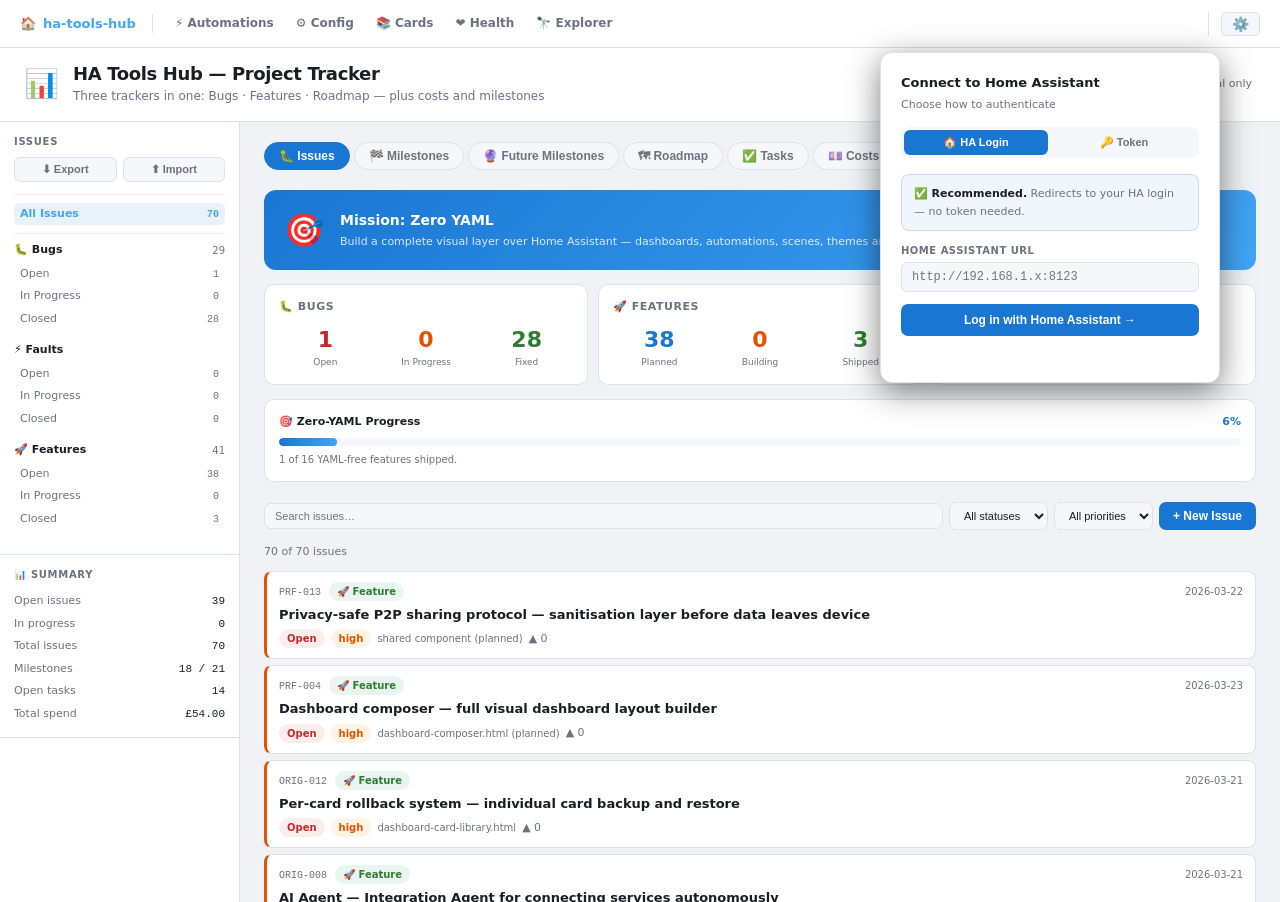
<file: app/pages/tracker.html>
<!DOCTYPE html>
<!--
  HA Tools Hub — tracker.html
  Unified tracker: Issues (Bugs · Faults · Features), Milestones, Roadmap, Tasks, Costs.
  Copyright © 2026 HA Tools Hub. All rights reserved.
-->
<html lang="en">
<head>
  <script>(function(){var t=localStorage.getItem('ha_tools_theme')||'dark-space',m=localStorage.getItem('ha_tools_mode')||'system';var light=['light-clean','light-warm','arctic'],dark=['dark-space','midnight-blue','forest','volcanic','purple-haze','solarized','rose-gold','neon-cyber','molten-gold','aurora','deep-crimson','holographic','steel-forge'];if(m==='light'){if(dark.indexOf(t)!==-1)t='light-clean';}else if(m==='dark'){if(light.indexOf(t)!==-1)t='dark-space';}else if(window.matchMedia&&window.matchMedia('(prefers-color-scheme: light)').matches){if(dark.indexOf(t)!==-1)t='light-clean';}document.documentElement.setAttribute('data-theme',t);})();</script>
  <meta charset="UTF-8">
  <meta http-equiv="Content-Security-Policy" content="default-src 'self' 'unsafe-inline' 'unsafe-eval' https://cdnjs.cloudflare.com data: blob:; connect-src 'self' ws: wss: http: https:; frame-src 'self' http: https:; img-src 'self' data: blob: http: https:;">
  <meta name="referrer" content="no-referrer">
  <meta name="robots" content="noindex, nofollow, noarchive">
  <meta name="viewport" content="width=device-width, initial-scale=1.0">
  <title>Tracker — HA Tools Hub</title>
  <link rel="stylesheet" href="../assets/css/main.css?v=0.03">
  <link rel="stylesheet" href="../assets/css/layout.css?v=0.03">
  <link rel="stylesheet" href="../assets/css/components.css?v=0.03">
  <script src="../assets/js/main.js?v=0.03"></script>
  <script src="../assets/js/components.js?v=0.03"></script>
  <style>
    /* ── Tab nav ── */
    .tr-nav { display:flex; gap:4px; flex-wrap:wrap; margin-bottom:20px; }
    .tr-nav-btn { padding:6px 14px; border:1px solid var(--border); border-radius:20px; background:var(--surface2); color:var(--text2); font-size:12px; font-weight:600; cursor:pointer; transition:background 0.15s,color 0.15s,border-color 0.15s; }
    .tr-nav-btn:hover { background:var(--surface3); color:var(--text); }
    .tr-nav-btn.tr-active { background:var(--accent); color:#fff; border-color:var(--accent); }
    .tr-panel { display:none; }
    .tr-panel.tr-active { display:block; }

    /* ── Issues: filter bar ── */
    .tr-issue-bar { display:flex; gap:6px; flex-wrap:wrap; margin-bottom:14px; align-items:center; }
    .tr-issue-bar input, .tr-issue-bar select { padding:6px 10px; border:1px solid var(--border); border-radius:7px; background:var(--surface2); color:var(--text); font-size:11px; }
    .tr-issue-bar input { flex:1; min-width:160px; }
    .tr-btn { padding:7px 14px; border:none; border-radius:7px; background:var(--accent); color:#fff; font-size:12px; font-weight:700; cursor:pointer; }
    .tr-btn:hover { opacity:0.88; }
    .tr-btn-sm { padding:4px 10px; font-size:11px; border:none; border-radius:6px; background:var(--accent); color:#fff; font-weight:600; cursor:pointer; }
    .tr-btn-sm:hover { opacity:0.85; }

    /* ── Issue card ── */
    .tr-issue { border:1px solid var(--border); border-radius:8px; margin-bottom:6px; background:var(--surface); overflow:hidden; }
    .tr-issue.tr-priority-critical { border-left:3px solid var(--red,#e05252); }
    .tr-issue.tr-priority-high     { border-left:3px solid var(--orange,#f5a623); }
    .tr-issue.tr-priority-medium   { border-left:3px solid var(--accent2,#7c6fcd); }
    .tr-issue.tr-priority-low      { border-left:3px solid var(--border); }
    .tr-issue-header { display:flex; gap:10px; padding:10px 12px; cursor:pointer; align-items:flex-start; }
    .tr-issue-meta { display:flex; gap:6px; flex-wrap:wrap; margin-top:5px; align-items:center; }
    .tr-issue-id   { font-size:10px; font-family:monospace; color:var(--text2); flex-shrink:0; padding-top:2px; }
    .tr-issue-title { font-size:13px; font-weight:600; color:var(--text); flex:1; }
    .tr-pill { font-size:10px; font-weight:600; padding:2px 8px; border-radius:10px; }
    .tr-type-bug     { background:rgba(224,82,82,0.12);   color:var(--red,#e05252); }
    .tr-type-fault   { background:rgba(245,166,35,0.12);  color:var(--orange,#f5a623); }
    .tr-type-feature { background:rgba(76,175,135,0.12);  color:var(--green,#4caf87); }
    .tr-status-open   { background:rgba(224,82,82,0.1);   color:var(--red,#e05252); }
    .tr-status-wip    { background:rgba(245,166,35,0.1);  color:var(--orange,#f5a623); }
    .tr-status-closed { background:rgba(76,175,135,0.1);  color:var(--green,#4caf87); }
    .tr-priority-badge-critical { background:rgba(224,82,82,0.12);   color:var(--red,#e05252); }
    .tr-priority-badge-high     { background:rgba(245,166,35,0.12);  color:var(--orange,#f5a623); }
    .tr-priority-badge-medium   { background:rgba(74,144,217,0.12);  color:var(--accent2,#7c6fcd); }
    .tr-priority-badge-low      { background:rgba(120,120,120,0.1);  color:var(--text2); }
    .tr-issue-detail { display:none; padding:0 12px 12px; border-top:1px solid var(--border); }
    .tr-issue.tr-expanded .tr-issue-detail { display:block; }
    .tr-detail-section { margin-top:10px; }
    .tr-detail-label  { font-size:10px; font-weight:700; color:var(--text2); text-transform:uppercase; letter-spacing:.05em; margin-bottom:3px; }
    .tr-detail-value  { font-size:12px; color:var(--text); line-height:1.6; }
    .tr-detail-notes  { font-size:11px; color:var(--text2); line-height:1.6; }
    .tr-issue-actions { display:flex; gap:6px; flex-wrap:wrap; margin-top:10px; padding-top:10px; border-top:1px solid var(--border); }
    .tr-act-btn { padding:4px 10px; font-size:11px; border:1px solid var(--border); border-radius:6px; background:var(--surface2); color:var(--text); cursor:pointer; font-weight:600; }
    .tr-act-btn:hover { background:var(--surface3); }
    .tr-act-btn.tr-danger { border-color:var(--red,#e05252); color:var(--red,#e05252); }
    .tr-act-btn.tr-danger:hover { background:rgba(224,82,82,0.08); }
    .tr-votes { display:flex; align-items:center; gap:4px; font-size:11px; color:var(--text2); }
    .tr-vote-btn { background:none; border:1px solid var(--border); border-radius:5px; padding:2px 7px; cursor:pointer; font-size:11px; color:var(--text2); }
    .tr-vote-btn:hover { background:var(--surface2); }

    /* ── New issue modal ── */
    .tr-modal-backdrop { display:none; position:fixed; inset:0; background:rgba(0,0,0,0.55); z-index:999; align-items:center; justify-content:center; }
    .tr-modal-backdrop.tr-open { display:flex; }
    .tr-modal { background:var(--surface); border:1px solid var(--border); border-radius:12px; padding:20px; width:min(500px,92vw); max-height:88vh; overflow-y:auto; }
    .tr-modal-title { font-size:14px; font-weight:700; margin-bottom:14px; }
    .tr-field { margin-bottom:10px; }
    .tr-field label { display:block; font-size:10px; font-weight:700; color:var(--text2); text-transform:uppercase; letter-spacing:.05em; margin-bottom:4px; }
    .tr-field input, .tr-field select, .tr-field textarea { width:100%; padding:7px 10px; border:1px solid var(--border); border-radius:7px; background:var(--surface2); color:var(--text); font-size:12px; box-sizing:border-box; font-family:inherit; }
    .tr-field textarea { min-height:80px; resize:vertical; }
    .tr-modal-actions { display:flex; gap:8px; margin-top:14px; }
    .tr-modal-actions button { flex:1; padding:8px; border:none; border-radius:7px; font-size:12px; font-weight:700; cursor:pointer; }
    .tr-modal-submit { background:var(--accent); color:#fff; }
    .tr-modal-cancel { background:var(--surface2); color:var(--text); border:1px solid var(--border) !important; }

    /* ── Result count ── */
    .tr-result-count { font-size:11px; color:var(--text2); margin-bottom:10px; }

    /* ── Progress bar ── */
    .tr-progress-track { background:var(--surface2); border-radius:4px; height:6px; overflow:hidden; margin:6px 0 10px; }
    .tr-progress-fill  { height:100%; border-radius:4px; background:var(--accent); transition:width 0.5s; }

    /* ── Milestones ── */
    .tr-milestone { display:flex; gap:12px; padding:12px 0; border-bottom:1px solid var(--border); align-items:flex-start; }
    .tr-milestone:last-child { border-bottom:none; }
    .tr-milestone-icon  { font-size:20px; flex-shrink:0; width:28px; text-align:center; }
    .tr-milestone-body  { flex:1; }
    .tr-milestone-title { font-size:13px; font-weight:700; }
    .tr-milestone-desc  { font-size:11px; color:var(--text2); margin-top:3px; line-height:1.5; }
    .tr-milestone-date  { font-size:10px; color:var(--text2); margin-top:4px; }
    .tr-milestone-tick  { font-size:16px; flex-shrink:0; color:var(--green,#4caf87); }

    /* ── Roadmap ── */
    .tr-road-item { padding:10px 12px; border:1px solid var(--border); border-radius:8px; margin-bottom:6px; display:flex; align-items:flex-start; gap:10px; cursor:pointer; }
    .tr-road-priority { font-size:10px; font-weight:700; padding:2px 8px; border-radius:10px; flex-shrink:0; margin-top:1px; }
    .tr-road-priority.tr-high { background:rgba(224,82,82,0.12); color:var(--red,#e05252); }
    .tr-road-priority.tr-med  { background:rgba(245,166,35,0.12); color:var(--orange,#f5a623); }
    .tr-road-priority.tr-low  { background:rgba(74,144,217,0.12); color:var(--accent2,#7c6fcd); }
    .tr-road-body  { flex:1; }
    .tr-road-title { font-size:12px; font-weight:600; }
    .tr-road-cat   { font-size:10px; color:var(--text2); margin-top:2px; }
    .tr-road-desc  { font-size:11px; color:var(--text2); margin-top:4px; line-height:1.5; display:none; }
    .tr-road-item.tr-expanded .tr-road-desc { display:block; }

    /* ── Tasks ── */
    .tr-task-add { display:flex; gap:6px; flex-wrap:wrap; margin-bottom:14px; }
    .tr-task-add input, .tr-task-add select { padding:7px 10px; border:1px solid var(--border); border-radius:7px; background:var(--surface2); color:var(--text); font-size:12px; }
    .tr-task-add input { flex:1; min-width:160px; }
    .tr-task { display:flex; align-items:flex-start; gap:10px; padding:9px 10px; border-radius:7px; border:1px solid var(--border); margin-bottom:5px; background:var(--surface); }
    .tr-task.tr-done { opacity:0.55; }
    .tr-task-cb   { margin-top:1px; cursor:pointer; accent-color:var(--accent); flex-shrink:0; }
    .tr-task-text { flex:1; font-size:12px; line-height:1.4; }
    .tr-task.tr-done .tr-task-text { text-decoration:line-through; color:var(--text2); }
    .tr-task-cat  { font-size:10px; padding:1px 7px; border-radius:10px; background:var(--surface2); color:var(--text2); flex-shrink:0; }
    .tr-task-del  { background:none; border:none; color:var(--text2); cursor:pointer; font-size:13px; flex-shrink:0; padding:0 2px; }
    .tr-task-del:hover { color:var(--red,#e05252); }
    .tr-filter-row { display:flex; gap:6px; flex-wrap:wrap; margin-bottom:10px; align-items:center; }
    .tr-filter-row select, .tr-filter-row input { padding:5px 10px; border:1px solid var(--border); border-radius:7px; background:var(--surface2); color:var(--text); font-size:11px; }
    .tr-filter-row input { flex:1; min-width:140px; }

    /* ── Costs ── */
    .tr-cost-add { display:flex; gap:6px; flex-wrap:wrap; margin-bottom:14px; }
    .tr-cost-add input, .tr-cost-add select { padding:7px 10px; border:1px solid var(--border); border-radius:7px; background:var(--surface2); color:var(--text); font-size:12px; }
    .tr-cost-row { display:flex; align-items:flex-start; justify-content:space-between; padding:9px 10px; border:1px solid var(--border); border-radius:7px; margin-bottom:5px; background:var(--surface); gap:10px; }
    .tr-cost-body { flex:1; }
    .tr-cost-desc { font-size:12px; font-weight:600; }
    .tr-cost-meta { font-size:10px; color:var(--text2); margin-top:2px; }
    .tr-cost-note { font-size:10px; color:var(--text2); margin-top:3px; font-style:italic; }
    .tr-cost-amt  { font-size:13px; font-weight:700; white-space:nowrap; flex-shrink:0; }
    .tr-cost-del  { background:none; border:none; color:var(--text2); cursor:pointer; font-size:13px; flex-shrink:0; }
    .tr-cost-del:hover { color:var(--red,#e05252); }
    .tr-cost-total { text-align:right; font-size:13px; font-weight:700; margin-top:10px; padding-top:10px; border-top:1px solid var(--border); }

    /* ── Misc ── */
    .tr-section-heading { font-size:10px; font-weight:800; text-transform:uppercase; letter-spacing:0.07em; color:var(--text2); margin:14px 0 8px; }
    .tr-msg { font-size:11px; min-height:16px; margin-top:4px; }
    .tr-empty { color:var(--text2); font-size:12px; padding:16px 0; }

    /* ── Sidebar issue nav ── */
    .tr-sb-type { margin-bottom:12px; }
    .tr-sb-type-header { font-size:11px; font-weight:700; color:var(--text); margin-bottom:4px; display:flex; justify-content:space-between; align-items:center; }
    .tr-sb-type-header span { font-size:10px; color:var(--text2); font-weight:400; }
    .tr-sb-link { display:flex; justify-content:space-between; align-items:center; padding:3px 6px; border-radius:5px; cursor:pointer; font-size:11px; color:var(--text2); transition:background 0.1s; }
    .tr-sb-link:hover { background:var(--surface2); color:var(--text); }
    .tr-sb-link.tr-sb-active { background:rgba(74,144,217,0.12); color:var(--accent2,#7c6fcd); font-weight:600; }
    .tr-sb-count { font-size:10px; font-family:monospace; }
    .tr-sb-divider { height:1px; background:var(--border); margin:8px 0; opacity:0.5; }
    .tr-io-bar { display:flex; gap:6px; margin-bottom:12px; }
    .tr-io-btn { flex:1; padding:5px 0; font-size:11px; font-weight:600; border:1px solid var(--border); border-radius:6px; background:var(--surface2); color:var(--text2); cursor:pointer; text-align:center; }
    .tr-io-btn:hover { background:var(--surface3); color:var(--text); }
  
  /* ── AI Session Tracker ─────────────────────────────────────── */
  .ses-row {
    background: var(--surface);
    border: 1px solid var(--border);
    border-radius: 8px;
    padding: 12px 14px;
    margin-bottom: 6px;
    cursor: pointer;
    transition: border-color .15s;
  }
  .ses-row:hover { border-color: var(--accent,#6366f1); }
  .ses-detail { font-size: 11px; }
</style>
<!-- cache-bust: 1774441236 -->
</head>
<body>

<nav class="hub-nav"></nav>

<div class="page-header">
  <span class="page-header-icon">📊</span>
  <div class="page-header-text">
    <div class="page-header-title">HA Tools Hub — Project Tracker</div>
    <div class="page-header-desc">Three trackers in one: Bugs · Features · Roadmap — plus costs and milestones</div>
  </div>
  <div id="tr-sync-status" style="font-size:11px;color:var(--text2);margin-left:auto;padding-right:4px;align-self:center;"></div>
</div>

<div class="hub-shell">

  <aside class="hub-sidebar">
    <!-- Issue type nav — always visible -->
    <div class="sa-sidebar-section" id="tr-sidebar-issue-nav">
      <div class="sa-sidebar-title">Issues</div>

      <!-- Import / Export -->
      <div class="tr-io-bar">
        <button class="tr-io-btn" onclick="exportIssues()" title="Export all issues as JSON">⬇ Export</button>
        <button class="tr-io-btn" onclick="document.getElementById('tr-import-file').click()" title="Import issues from JSON">⬆ Import</button>
        <input type="file" id="tr-import-file" accept=".json" style="display:none;" onchange="importIssues(this)">
      </div>

      <div class="tr-sb-divider"></div>

      <!-- All -->
      <div class="tr-sb-link tr-sb-active" id="tr-sb-all" onclick="setSidebarFilter('','')">
        <span>All Issues</span>
        <span class="tr-sb-count" id="tr-sb-count-all">0</span>
      </div>

      <div class="tr-sb-divider"></div>

      <!-- Bugs -->
      <div class="tr-sb-type">
        <div class="tr-sb-type-header">🐛 Bugs <span id="tr-sb-count-bug-total"></span></div>
        <div class="tr-sb-link" id="tr-sb-bug-open"   onclick="setSidebarFilter('bug','open')">  <span>Open</span>   <span class="tr-sb-count" id="tr-sb-count-bug-open">0</span></div>
        <div class="tr-sb-link" id="tr-sb-bug-wip"    onclick="setSidebarFilter('bug','wip')">   <span>In Progress</span><span class="tr-sb-count" id="tr-sb-count-bug-wip">0</span></div>
        <div class="tr-sb-link" id="tr-sb-bug-closed" onclick="setSidebarFilter('bug','closed')"><span>Closed</span> <span class="tr-sb-count" id="tr-sb-count-bug-closed">0</span></div>
      </div>

      <!-- Faults -->
      <div class="tr-sb-type">
        <div class="tr-sb-type-header">⚡ Faults <span id="tr-sb-count-fault-total"></span></div>
        <div class="tr-sb-link" id="tr-sb-fault-open"   onclick="setSidebarFilter('fault','open')">  <span>Open</span>   <span class="tr-sb-count" id="tr-sb-count-fault-open">0</span></div>
        <div class="tr-sb-link" id="tr-sb-fault-wip"    onclick="setSidebarFilter('fault','wip')">   <span>In Progress</span><span class="tr-sb-count" id="tr-sb-count-fault-wip">0</span></div>
        <div class="tr-sb-link" id="tr-sb-fault-closed" onclick="setSidebarFilter('fault','closed')"><span>Closed</span> <span class="tr-sb-count" id="tr-sb-count-fault-closed">0</span></div>
      </div>

      <!-- Features -->
      <div class="tr-sb-type">
        <div class="tr-sb-type-header">🚀 Features <span id="tr-sb-count-feature-total"></span></div>
        <div class="tr-sb-link" id="tr-sb-feature-open"   onclick="setSidebarFilter('feature','open')">  <span>Open</span>   <span class="tr-sb-count" id="tr-sb-count-feature-open">0</span></div>
        <div class="tr-sb-link" id="tr-sb-feature-wip"    onclick="setSidebarFilter('feature','wip')">   <span>In Progress</span><span class="tr-sb-count" id="tr-sb-count-feature-wip">0</span></div>
        <div class="tr-sb-link" id="tr-sb-feature-closed" onclick="setSidebarFilter('feature','closed')"><span>Closed</span> <span class="tr-sb-count" id="tr-sb-count-feature-closed">0</span></div>
      </div>
    </div>

    <div class="sa-sidebar-section">
      <div class="sa-sidebar-title">📊 Summary</div>
      <div id="tr-sidebar-stats"></div>
    </div>
  </aside>

  <main class="hub-main">

    <div class="tr-nav">
      <button class="tr-nav-btn tr-active" onclick="trSwitch('issues',this)">🐛 Issues</button>
      <button class="tr-nav-btn" onclick="trSwitch('milestones',this)">🏁 Milestones</button>
      <button class="tr-nav-btn" onclick="trSwitch('future',this)">🔮 Future Milestones</button>
      <button class="tr-nav-btn" onclick="trSwitch('roadmap',this)">🗺 Roadmap</button>
      <button class="tr-nav-btn" onclick="trSwitch('tasks',this)">✅ Tasks</button>
      <button class="tr-nav-btn" onclick="trSwitch('costs',this)">💷 Costs</button>
      <button class="tr-nav-btn" onclick="trSwitch('sessions',this)">🤖 AI Sessions</button>
    </div>

    <!-- ── Issues ── -->
    <div class="tr-panel tr-active" id="tr-panel-issues">

      <!-- ══ Overview Dashboard ════════════════════════════════════ -->
      <div id="tr-overview-dash" style="margin-bottom:20px;">

        <!-- Mission banner -->
        <div style="background:linear-gradient(135deg,var(--accent,#6366f1) 0%,var(--accent2,#8b5cf6) 100%);border-radius:12px;padding:16px 20px;margin-bottom:14px;display:flex;align-items:center;gap:16px;">
          <div style="font-size:32px;flex-shrink:0;">🎯</div>
          <div>
            <div style="font-size:14px;font-weight:800;color:#fff;margin-bottom:3px;">Mission: Zero YAML</div>
            <div style="font-size:11px;color:rgba(255,255,255,0.82);line-height:1.5;">Build a complete visual layer over Home Assistant — dashboards, automations, scenes, themes and config — without the user ever seeing a line of YAML.</div>
          </div>
        </div>

        <!-- Three tracker stat cards -->
        <div style="display:grid;grid-template-columns:repeat(3,1fr);gap:10px;margin-bottom:14px;">
          <div onclick="setSidebarFilter('bug','')" style="background:var(--surface);border:1px solid var(--border);border-radius:10px;padding:14px;cursor:pointer;" onmouseover="this.style.borderColor='var(--red,#e05252)'" onmouseout="this.style.borderColor='var(--border)'">
            <div style="font-size:11px;color:var(--text2);margin-bottom:8px;font-weight:600;letter-spacing:.5px;">🐛 BUGS</div>
            <div style="display:flex;gap:8px;">
              <div style="text-align:center;flex:1;"><div id="ov-bug-open" style="font-size:22px;font-weight:800;color:var(--red,#e05252);">0</div><div style="font-size:9px;color:var(--text2);">Open</div></div>
              <div style="text-align:center;flex:1;"><div id="ov-bug-wip" style="font-size:22px;font-weight:800;color:var(--orange,#f5a623);">0</div><div style="font-size:9px;color:var(--text2);">In Progress</div></div>
              <div style="text-align:center;flex:1;"><div id="ov-bug-closed" style="font-size:22px;font-weight:800;color:var(--green,#22c55e);">0</div><div style="font-size:9px;color:var(--text2);">Fixed</div></div>
            </div>
          </div>
          <div onclick="setSidebarFilter('feature','')" style="background:var(--surface);border:1px solid var(--border);border-radius:10px;padding:14px;cursor:pointer;" onmouseover="this.style.borderColor='var(--accent,#6366f1)'" onmouseout="this.style.borderColor='var(--border)'">
            <div style="font-size:11px;color:var(--text2);margin-bottom:8px;font-weight:600;letter-spacing:.5px;">🚀 FEATURES</div>
            <div style="display:flex;gap:8px;">
              <div style="text-align:center;flex:1;"><div id="ov-feat-open" style="font-size:22px;font-weight:800;color:var(--accent,#6366f1);">0</div><div style="font-size:9px;color:var(--text2);">Planned</div></div>
              <div style="text-align:center;flex:1;"><div id="ov-feat-wip" style="font-size:22px;font-weight:800;color:var(--orange,#f5a623);">0</div><div style="font-size:9px;color:var(--text2);">Building</div></div>
              <div style="text-align:center;flex:1;"><div id="ov-feat-closed" style="font-size:22px;font-weight:800;color:var(--green,#22c55e);">0</div><div style="font-size:9px;color:var(--text2);">Shipped</div></div>
            </div>
          </div>
          <div onclick="showTab('roadmap')" style="background:var(--surface);border:1px solid var(--border);border-radius:10px;padding:14px;cursor:pointer;" onmouseover="this.style.borderColor='var(--accent2,#8b5cf6)'" onmouseout="this.style.borderColor='var(--border)'">
            <div style="font-size:11px;color:var(--text2);margin-bottom:8px;font-weight:600;letter-spacing:.5px;">🗺 ROADMAP</div>
            <div style="display:flex;gap:8px;">
              <div style="text-align:center;flex:1;"><div id="ov-road-high" style="font-size:22px;font-weight:800;color:var(--red,#e05252);">0</div><div style="font-size:9px;color:var(--text2);">High</div></div>
              <div style="text-align:center;flex:1;"><div id="ov-road-med" style="font-size:22px;font-weight:800;color:var(--orange,#f5a623);">0</div><div style="font-size:9px;color:var(--text2);">Medium</div></div>
              <div style="text-align:center;flex:1;"><div id="ov-road-low" style="font-size:22px;font-weight:800;color:var(--text2);">0</div><div style="font-size:9px;color:var(--text2);">Low</div></div>
            </div>
          </div>
        </div>

        <!-- Zero-YAML progress bar -->
        <div style="background:var(--surface);border:1px solid var(--border);border-radius:10px;padding:14px;">
          <div style="display:flex;justify-content:space-between;align-items:center;margin-bottom:8px;">
            <div style="font-size:11px;font-weight:700;color:var(--text1);">🎯 Zero-YAML Progress</div>
            <div id="ov-yaml-pct" style="font-size:11px;font-weight:800;color:var(--accent,#6366f1);">0%</div>
          </div>
          <div style="height:8px;background:var(--surface2);border-radius:4px;overflow:hidden;">
            <div id="ov-yaml-bar" style="height:100%;width:0%;background:linear-gradient(90deg,var(--accent,#6366f1),var(--accent2,#8b5cf6));border-radius:4px;transition:width .5s ease;"></div>
          </div>
          <div style="font-size:10px;color:var(--text2);margin-top:6px;" id="ov-yaml-desc">Tracking shipped features toward complete YAML-free HA management.</div>
        </div>

      </div>
      <!-- ══ End Overview Dashboard ════════════════════════════════ -->

      <div class="tr-issue-bar">
        <input id="issue-search" type="text" placeholder="Search issues…" oninput="renderIssues()">
        <select id="issue-filter-status" onchange="renderIssues()">
          <option value="">All statuses</option>
          <option value="open">Open</option>
          <option value="wip">In Progress</option>
          <option value="closed">Closed</option>
        </select>
        <select id="issue-filter-priority" onchange="renderIssues()">
          <option value="">All priorities</option>
          <option value="critical">Critical</option>
          <option value="high">High</option>
          <option value="medium">Medium</option>
          <option value="low">Low</option>
        </select>
        <button class="tr-btn" onclick="openNewIssue()">+ New Issue</button>
      </div>
      <div id="tr-active-filter-label" style="font-size:11px;color:var(--text2);margin-bottom:8px;"></div>
      <div class="tr-result-count" id="issue-count"></div>
      <div id="tr-issues-list"></div>
    </div>

    <!-- ── Milestones ── -->
    <div class="tr-panel" id="tr-panel-milestones">
      <div id="tr-milestones-list"></div>
    </div>

    <!-- ── Roadmap ── -->
    <div class="tr-panel" id="tr-panel-future">
        <div id="tr-future-list"></div>
      </div>

      <div class="tr-panel" id="tr-panel-roadmap">
      <div class="tr-filter-row">
        <select id="road-filter-cat" onchange="renderRoadmap()"><option value="">All categories</option></select>
        <select id="road-filter-pri" onchange="renderRoadmap()">
          <option value="">All priorities</option>
          <option value="high">High</option>
          <option value="med">Medium</option>
          <option value="low">Low</option>
        </select>
      </div>
      <div id="tr-roadmap-list"></div>
    </div>

    <!-- ── Tasks ── -->
    <div class="tr-panel" id="tr-panel-tasks">
      <div class="tr-task-add">
        <input id="task-text" type="text" placeholder="New task…">
        <select id="task-cat">
          <option>Feature</option><option>Bug</option><option>Security</option>
          <option>UX</option><option>Architecture</option><option>Legal</option>
          <option>Distribution</option><option>Other</option>
        </select>
        <select id="task-pri">
          <option value="high">High</option><option value="med">Medium</option><option value="low">Low</option>
        </select>
        <button class="tr-btn" onclick="addTask()">Add</button>
      </div>
      <div class="tr-filter-row">
        <input id="task-search" type="text" placeholder="Search…" oninput="renderTasks()">
        <select id="task-filter-cat" onchange="renderTasks()">
          <option value="">All categories</option>
          <option>Feature</option><option>Bug</option><option>Security</option>
          <option>UX</option><option>Architecture</option><option>Legal</option>
          <option>Distribution</option><option>Other</option>
        </select>
        <select id="task-filter-done" onchange="renderTasks()">
          <option value="">All</option><option value="open">Open</option><option value="done">Done</option>
        </select>
      </div>
      <div class="tr-msg" id="task-msg"></div>
      <div id="tr-tasks-list"></div>
    </div>

    <!-- ── Costs ── -->
    <div class="tr-panel" id="tr-panel-costs">
      <div class="tr-cost-add">
        <input id="cost-desc" type="text" placeholder="Description…" style="flex:2;">
        <input id="cost-amount" type="number" placeholder="£0.00" step="0.01" min="0" style="width:80px;flex:none;">
        <select id="cost-cat">
          <option>AI Tools</option><option>Domain</option><option>Hosting</option><option>Other</option>
        </select>
        <input id="cost-date" type="date" style="width:130px;flex:none;">
        <button class="tr-btn" onclick="addCost()">Add</button>
      </div>
      <div class="tr-msg" id="cost-msg"></div>
      <div id="tr-costs-list"></div>
      <div class="tr-cost-total" id="tr-cost-total"></div>
    </div>


    <!-- ── AI Sessions ── -->
    <div class="tr-panel" id="tr-panel-sessions">

      <!-- Summary stats -->
      <div style="display:grid;grid-template-columns:repeat(4,1fr);gap:8px;margin-bottom:16px;">
        <div style="background:var(--surface);border:1px solid var(--border);border-radius:8px;padding:12px;text-align:center;">
          <div style="font-size:28px;font-weight:800;color:var(--accent,#6366f1);">8</div>
          <div style="font-size:10px;color:var(--text2);margin-top:2px;">Total Sessions</div>
        </div>
        <div style="background:var(--surface);border:1px solid var(--border);border-radius:8px;padding:12px;text-align:center;">
          <div style="font-size:28px;font-weight:800;color:var(--green,#22c55e);">47</div>
          <div style="font-size:10px;color:var(--text2);margin-top:2px;">Bugs Fixed</div>
        </div>
        <div style="background:var(--surface);border:1px solid var(--border);border-radius:8px;padding:12px;text-align:center;">
          <div style="font-size:28px;font-weight:800;color:var(--orange,#f5a623);">36</div>
          <div style="font-size:10px;color:var(--text2);margin-top:2px;">Features Added</div>
        </div>
        <div style="background:var(--surface);border:1px solid var(--border);border-radius:8px;padding:12px;text-align:center;">
          <div style="font-size:28px;font-weight:800;color:var(--text1);">26h 49m</div>
          <div style="font-size:10px;color:var(--text2);margin-top:2px;">AI Time Logged</div>
        </div>
      </div>

      <!-- Session filter bar -->
      <div style="display:flex;gap:8px;align-items:center;margin-bottom:14px;flex-wrap:wrap;">
        <span style="font-size:11px;color:var(--text2);">Filter:</span>
        <button class="tr-btn-sm tr-active" onclick="filterSessions('all',this)">All</button>
        <button class="tr-btn-sm" onclick="filterSessions('bug',this)">🐛 Bug Sessions</button>
        <button class="tr-btn-sm" onclick="filterSessions('feature',this)">🚀 Feature Sessions</button>
        <button class="tr-btn-sm" onclick="filterSessions('hub',this)">Hub only</button>
        <button class="tr-btn-sm" onclick="filterSessions('admin',this)">Admin only</button>
        <span style="margin-left:auto;font-size:10px;color:var(--text2);">Click any row to expand</span>
      </div>

      <!-- Session rows -->
      <div id="ses-list">

      <div class="ses-row" id="ses-S-001" onclick="toggleSession('S-001')">
        <div style="display:flex;align-items:flex-start;gap:10px;flex-wrap:wrap;">
          <span style="font-size:10px;font-weight:800;color:var(--text2);flex-shrink:0;padding-top:2px;min-width:44px;">S-001</span>
          <div style="flex:1;min-width:200px;">
            <div style="display:flex;align-items:center;gap:6px;flex-wrap:wrap;margin-bottom:3px;">
              <span style="font-size:11px;font-weight:700;color:var(--text1);">Phase 1–3 Bug Blitz — Data, Nav & System Page</span>
              <span style="font-size:9px;padding:1px 6px;border-radius:8px;background:rgba(99,102,241,.12);color:#e05252;font-weight:600;">🐛 Bug fix</span>
              <span style="font-size:9px;padding:1px 6px;border-radius:8px;background:rgba(99,102,241,.1);color:#22c55e;font-weight:600;">HA Tools Hub</span>
            </div>
            <div style="font-size:10px;color:var(--text2);">2026-03-23 · 19:05 UTC → 20:39 UTC · 93m</div>
          </div>
          <div style="display:flex;gap:12px;flex-shrink:0;align-items:center;">
            <div style="text-align:center;"><div style="font-size:16px;font-weight:800;color:#22c55e;">12</div><div style="font-size:8px;color:var(--text2);">fixed</div></div>
            <div style="text-align:center;"><div style="font-size:16px;font-weight:800;color:#6366f1;">1</div><div style="font-size:8px;color:var(--text2);">features</div></div>
            <div style="text-align:center;"><div style="font-size:13px;color:var(--text2);">v0.01a</div><div style="font-size:8px;color:var(--text2);">version</div></div>
          </div>
        </div>
        <div class="ses-detail" id="ses-detail-S-001" style="display:none;margin-top:12px;padding-top:12px;border-top:1px solid var(--border);">
          <div style="font-size:11px;color:var(--text1);line-height:1.6;margin-bottom:10px;">Initial bug-fixing session from uploaded bug report. Phase 1: entity states and device registry not loading, routes broken. Phase 2: nav bar broken on all pages. Phase 3: unified tracker setup. Auditor-driven sweeps fixed CSS prefix violations, JS property renames, system.html population failures, storage key mismatches, and Developer Mode nav links.</div>
          <div style="display:grid;grid-template-columns:auto 1fr;gap:4px 12px;font-size:10px;">
            <span style="color:var(--text2);font-weight:600;">Version</span><span style="color:var(--text1);">— → v0.01a</span>
            <span style="color:var(--text2);font-weight:600;">Files changed</span><span style="color:var(--text1);">system.html, tracker.html, main.js, auditor.html, multiple pages</span>
            <span style="color:var(--text2);font-weight:600;">Tags</span><span style="color:var(--text2);">audit, data-population, nav, tracker</span>
          </div>
        </div>
      </div>
      <div class="ses-row" id="ses-S-002" onclick="toggleSession('S-002')">
        <div style="display:flex;align-items:flex-start;gap:10px;flex-wrap:wrap;">
          <span style="font-size:10px;font-weight:800;color:var(--text2);flex-shrink:0;padding-top:2px;min-width:44px;">S-002</span>
          <div style="flex:1;min-width:200px;">
            <div style="display:flex;align-items:center;gap:6px;flex-wrap:wrap;margin-bottom:3px;">
              <span style="font-size:11px;font-weight:700;color:var(--text1);">Config Manager Rewrite & HA Entity Persistence</span>
              <span style="font-size:9px;padding:1px 6px;border-radius:8px;background:rgba(99,102,241,.12);color:#6366f1;font-weight:600;">🚀 Feature</span>
              <span style="font-size:9px;padding:1px 6px;border-radius:8px;background:rgba(99,102,241,.1);color:#22c55e;font-weight:600;">HA Tools Hub</span>
            </div>
            <div style="font-size:10px;color:var(--text2);">2026-03-23 · 20:39 UTC → 22:35 UTC · 116m</div>
          </div>
          <div style="display:flex;gap:12px;flex-shrink:0;align-items:center;">
            <div style="text-align:center;"><div style="font-size:16px;font-weight:800;color:#22c55e;">3</div><div style="font-size:8px;color:var(--text2);">fixed</div></div>
            <div style="text-align:center;"><div style="font-size:16px;font-weight:800;color:#6366f1;">4</div><div style="font-size:8px;color:var(--text2);">features</div></div>
            <div style="text-align:center;"><div style="font-size:13px;color:var(--text2);">v0.02a</div><div style="font-size:8px;color:var(--text2);">version</div></div>
          </div>
        </div>
        <div class="ses-detail" id="ses-detail-S-002" style="display:none;margin-top:12px;padding-top:12px;border-top:1px solid var(--border);">
          <div style="font-size:11px;color:var(--text1);line-height:1.6;margin-bottom:10px;">Config Manager rebuilt as visual capability gallery (no-YAML philosophy). Automation Manager Live HA tab and Deploy to HA button fixed. HA entity-based tracker persistence built — issues stored as base64 JSON in a virtual HA state entity, surviving browser clears and working across devices.</div>
          <div style="display:grid;grid-template-columns:auto 1fr;gap:4px 12px;font-size:10px;">
            <span style="color:var(--text2);font-weight:600;">Version</span><span style="color:var(--text1);">v0.01a → v0.02a</span>
            <span style="color:var(--text2);font-weight:600;">Files changed</span><span style="color:var(--text1);">config-manager.html, automation-manager.html, tracker.html</span>
            <span style="color:var(--text2);font-weight:600;">Tags</span><span style="color:var(--text2);">config-manager, automation, tracker, ha-entity, no-yaml</span>
          </div>
        </div>
      </div>
      <div class="ses-row" id="ses-S-003" onclick="toggleSession('S-003')">
        <div style="display:flex;align-items:flex-start;gap:10px;flex-wrap:wrap;">
          <span style="font-size:10px;font-weight:800;color:var(--text2);flex-shrink:0;padding-top:2px;min-width:44px;">S-003</span>
          <div style="flex:1;min-width:200px;">
            <div style="display:flex;align-items:center;gap:6px;flex-wrap:wrap;margin-bottom:3px;">
              <span style="font-size:11px;font-weight:700;color:var(--text1);">Local Addon Proof-of-Concept — Docker & Ingress</span>
              <span style="font-size:9px;padding:1px 6px;border-radius:8px;background:rgba(99,102,241,.12);color:#6366f1;font-weight:600;">🚀 Feature</span>
              <span style="font-size:9px;padding:1px 6px;border-radius:8px;background:rgba(99,102,241,.1);color:#22c55e;font-weight:600;">HA Tools Hub</span>
            </div>
            <div style="font-size:10px;color:var(--text2);">2026-03-23 · 22:34 UTC → 01:54 UTC+1 · 200m</div>
          </div>
          <div style="display:flex;gap:12px;flex-shrink:0;align-items:center;">
            <div style="text-align:center;"><div style="font-size:16px;font-weight:800;color:#22c55e;">4</div><div style="font-size:8px;color:var(--text2);">fixed</div></div>
            <div style="text-align:center;"><div style="font-size:16px;font-weight:800;color:#6366f1;">3</div><div style="font-size:8px;color:var(--text2);">features</div></div>
            <div style="text-align:center;"><div style="font-size:13px;color:var(--text2);">v0.02a</div><div style="font-size:8px;color:var(--text2);">version</div></div>
          </div>
        </div>
        <div class="ses-detail" id="ses-detail-S-003" style="display:none;margin-top:12px;padding-top:12px;border-top:1px solid var(--border);">
          <div style="font-size:11px;color:var(--text1);line-height:1.6;margin-bottom:10px;">Converted HA Tools Hub from /local/ file-based app into a proper HA local addon. Built Dockerfile, config.yaml with ingress settings, S6 supervisor scripts. Debugged Docker build failures, S6 service startup, ingress session cookie, and Supervisor API access. Card Library device card generator integrated. Live preview upgraded with SUPERVISOR_TOKEN.</div>
          <div style="display:grid;grid-template-columns:auto 1fr;gap:4px 12px;font-size:10px;">
            <span style="color:var(--text2);font-weight:600;">Version</span><span style="color:var(--text1);">v0.02a → v0.02a</span>
            <span style="color:var(--text2);font-weight:600;">Files changed</span><span style="color:var(--text1);">Dockerfile (new), config.yaml (new), server.py (new), dashboard-card-library.html, health-score.html</span>
            <span style="color:var(--text2);font-weight:600;">Tags</span><span style="color:var(--text2);">docker, addon, ingress, supervisor-token, card-library</span>
          </div>
        </div>
      </div>
      <div class="ses-row" id="ses-S-004" onclick="toggleSession('S-004')">
        <div style="display:flex;align-items:flex-start;gap:10px;flex-wrap:wrap;">
          <span style="font-size:10px;font-weight:800;color:var(--text2);flex-shrink:0;padding-top:2px;min-width:44px;">S-004</span>
          <div style="flex:1;min-width:200px;">
            <div style="display:flex;align-items:center;gap:6px;flex-wrap:wrap;margin-bottom:3px;">
              <span style="font-size:11px;font-weight:700;color:var(--text1);">Security Hardening, Obfuscation & Brand Identity</span>
              <span style="font-size:9px;padding:1px 6px;border-radius:8px;background:rgba(99,102,241,.12);color:#6366f1;font-weight:600;">🚀 Feature</span>
              <span style="font-size:9px;padding:1px 6px;border-radius:8px;background:rgba(99,102,241,.1);color:#22c55e;font-weight:600;">HA Tools Hub</span>
            </div>
            <div style="font-size:10px;color:var(--text2);">2026-03-24 · 01:53 UTC → 08:30 UTC · 396m</div>
          </div>
          <div style="display:flex;gap:12px;flex-shrink:0;align-items:center;">
            <div style="text-align:center;"><div style="font-size:16px;font-weight:800;color:#22c55e;">2</div><div style="font-size:8px;color:var(--text2);">fixed</div></div>
            <div style="text-align:center;"><div style="font-size:16px;font-weight:800;color:#6366f1;">5</div><div style="font-size:8px;color:var(--text2);">features</div></div>
            <div style="text-align:center;"><div style="font-size:13px;color:var(--text2);">v0.02b</div><div style="font-size:8px;color:var(--text2);">version</div></div>
          </div>
        </div>
        <div class="ses-detail" id="ses-detail-S-004" style="display:none;margin-top:12px;padding-top:12px;border-top:1px solid var(--border);">
          <div style="font-size:11px;color:var(--text1);line-height:1.6;margin-bottom:10px;">IP restriction enforced (172.30.x.x subnet only). JS obfuscation applied to main.js and components.js. Copyright headers added to all pages. BrandIcon system built. Addon-mode auto-connect fixed — users no longer prompted on every new device. Device Explorer linked into nav bar. ai-notes.md established as persistent AI technical memory across sessions.</div>
          <div style="display:grid;grid-template-columns:auto 1fr;gap:4px 12px;font-size:10px;">
            <span style="color:var(--text2);font-weight:600;">Version</span><span style="color:var(--text1);">v0.02a → v0.02b</span>
            <span style="color:var(--text2);font-weight:600;">Files changed</span><span style="color:var(--text1);">server.py, main.js, components.js, all pages, device-explorer.html, config.yaml</span>
            <span style="color:var(--text2);font-weight:600;">Tags</span><span style="color:var(--text2);">security, obfuscation, branding, auto-connect, device-explorer, ai-notes</span>
          </div>
        </div>
      </div>
      <div class="ses-row" id="ses-S-005" onclick="toggleSession('S-005')">
        <div style="display:flex;align-items:flex-start;gap:10px;flex-wrap:wrap;">
          <span style="font-size:10px;font-weight:800;color:var(--text2);flex-shrink:0;padding-top:2px;min-width:44px;">S-005</span>
          <div style="flex:1;min-width:200px;">
            <div style="display:flex;align-items:center;gap:6px;flex-wrap:wrap;margin-bottom:3px;">
              <span style="font-size:11px;font-weight:700;color:var(--text1);">HA Admin Tools Born — API Explorer & First Probes</span>
              <span style="font-size:9px;padding:1px 6px;border-radius:8px;background:rgba(99,102,241,.12);color:#6366f1;font-weight:600;">🚀 Feature</span>
              <span style="font-size:9px;padding:1px 6px;border-radius:8px;background:rgba(99,102,241,.1);color:#6366f1;font-weight:600;">Hub + Admin Tools</span>
            </div>
            <div style="font-size:10px;color:var(--text2);">2026-03-24 · 08:29 UTC → 10:37 UTC · 127m</div>
          </div>
          <div style="display:flex;gap:12px;flex-shrink:0;align-items:center;">
            <div style="text-align:center;"><div style="font-size:16px;font-weight:800;color:#22c55e;">2</div><div style="font-size:8px;color:var(--text2);">fixed</div></div>
            <div style="text-align:center;"><div style="font-size:16px;font-weight:800;color:#6366f1;">6</div><div style="font-size:8px;color:var(--text2);">features</div></div>
            <div style="text-align:center;"><div style="font-size:13px;color:var(--text2);">Hub v0.02b · Admin v0.01a</div><div style="font-size:8px;color:var(--text2);">version</div></div>
          </div>
        </div>
        <div class="ses-detail" id="ses-detail-S-005" style="display:none;margin-top:12px;padding-top:12px;border-top:1px solid var(--border);">
          <div style="font-size:11px;color:var(--text1);line-height:1.6;margin-bottom:10px;">HA Admin Tools addon created from scratch on port 8088. API Explorer built with Ingress Probe as first probe. Config-patch endpoint designed. Addon installation screen popup bug fixed. BrandIcon system extended. Health Score hardware panel work started. Copyright headers applied.</div>
          <div style="display:grid;grid-template-columns:auto 1fr;gap:4px 12px;font-size:10px;">
            <span style="color:var(--text2);font-weight:600;">Version</span><span style="color:var(--text1);">Hub v0.02b → Hub v0.02b · Admin v0.01a</span>
            <span style="color:var(--text2);font-weight:600;">Files changed</span><span style="color:var(--text1);">ha-admin-tools/ (all new), explorer.html, server.py (admin), health-score.html</span>
            <span style="color:var(--text2);font-weight:600;">Tags</span><span style="color:var(--text2);">admin-tools, api-explorer, probes, config-patch, health-score</span>
          </div>
        </div>
      </div>
      <div class="ses-row" id="ses-S-006" onclick="toggleSession('S-006')">
        <div style="display:flex;align-items:flex-start;gap:10px;flex-wrap:wrap;">
          <span style="font-size:10px;font-weight:800;color:var(--text2);flex-shrink:0;padding-top:2px;min-width:44px;">S-006</span>
          <div style="flex:1;min-width:200px;">
            <div style="display:flex;align-items:center;gap:6px;flex-wrap:wrap;margin-bottom:3px;">
              <span style="font-size:11px;font-weight:700;color:var(--text1);">Admin Probe Suite — System, Delta, Hub Internal, WS Contracts</span>
              <span style="font-size:9px;padding:1px 6px;border-radius:8px;background:rgba(99,102,241,.12);color:#6366f1;font-weight:600;">🚀 Feature</span>
              <span style="font-size:9px;padding:1px 6px;border-radius:8px;background:rgba(99,102,241,.1);color:#6366f1;font-weight:600;">Hub + Admin Tools</span>
            </div>
            <div style="font-size:10px;color:var(--text2);">2026-03-24 · 10:36 UTC → 13:25 UTC · 168m</div>
          </div>
          <div style="display:flex;gap:12px;flex-shrink:0;align-items:center;">
            <div style="text-align:center;"><div style="font-size:16px;font-weight:800;color:#22c55e;">4</div><div style="font-size:8px;color:var(--text2);">fixed</div></div>
            <div style="text-align:center;"><div style="font-size:16px;font-weight:800;color:#6366f1;">7</div><div style="font-size:8px;color:var(--text2);">features</div></div>
            <div style="text-align:center;"><div style="font-size:13px;color:var(--text2);">Admin v0.01a</div><div style="font-size:8px;color:var(--text2);">version</div></div>
          </div>
        </div>
        <div class="ses-detail" id="ses-detail-S-006" style="display:none;margin-top:12px;padding-top:12px;border-top:1px solid var(--border);">
          <div style="font-size:11px;color:var(--text1);line-height:1.6;margin-bottom:10px;">Admin API Explorer expanded: System Resources probe (Supervisor/host/core stats), Delta Tracker (snapshot compare), Hub Internal probe (6-step Docker IP validation), Ingress probe fixes, WS contract validator, Surface Map. Tracker milestones tab built. Config-patch server-side read/modify/write proven. WS continuation frame bug found and fixed. ai-notes.md updated.</div>
          <div style="display:grid;grid-template-columns:auto 1fr;gap:4px 12px;font-size:10px;">
            <span style="color:var(--text2);font-weight:600;">Version</span><span style="color:var(--text1);">Admin v0.01a → Admin v0.01a</span>
            <span style="color:var(--text2);font-weight:600;">Files changed</span><span style="color:var(--text1);">explorer.html (admin), server.py (admin), tracker.html, ai-notes.md</span>
            <span style="color:var(--text2);font-weight:600;">Tags</span><span style="color:var(--text2);">admin-tools, probes, delta-tracker, system-resources, websocket</span>
          </div>
        </div>
      </div>
      <div class="ses-row" id="ses-S-007" onclick="toggleSession('S-007')">
        <div style="display:flex;align-items:flex-start;gap:10px;flex-wrap:wrap;">
          <span style="font-size:10px;font-weight:800;color:var(--text2);flex-shrink:0;padding-top:2px;min-width:44px;">S-007</span>
          <div style="flex:1;min-width:200px;">
            <div style="display:flex;align-items:center;gap:6px;flex-wrap:wrap;margin-bottom:3px;">
              <span style="font-size:11px;font-weight:700;color:var(--text1);">Supervisor Stats & Health Score Hardware Panel Integration</span>
              <span style="font-size:9px;padding:1px 6px;border-radius:8px;background:rgba(99,102,241,.12);color:#6366f1;font-weight:600;">🚀 Feature</span>
              <span style="font-size:9px;padding:1px 6px;border-radius:8px;background:rgba(99,102,241,.1);color:#6366f1;font-weight:600;">Hub + Admin Tools</span>
            </div>
            <div style="font-size:10px;color:var(--text2);">2026-03-24 · 13:19 UTC → 21:49 UTC · 509m</div>
          </div>
          <div style="display:flex;gap:12px;flex-shrink:0;align-items:center;">
            <div style="text-align:center;"><div style="font-size:16px;font-weight:800;color:#22c55e;">5</div><div style="font-size:8px;color:var(--text2);">fixed</div></div>
            <div style="text-align:center;"><div style="font-size:16px;font-weight:800;color:#6366f1;">2</div><div style="font-size:8px;color:var(--text2);">features</div></div>
            <div style="text-align:center;"><div style="font-size:13px;color:var(--text2);">Hub v0.02c</div><div style="font-size:8px;color:var(--text2);">version</div></div>
          </div>
        </div>
        <div class="ses-detail" id="ses-detail-S-007" style="display:none;margin-top:12px;padding-top:12px;border-top:1px solid var(--border);">
          <div style="font-size:11px;color:var(--text1);line-height:1.6;margin-bottom:10px;">Health Score Hardware pillar fully integrated with Supervisor API. /api/system-stats endpoint added. Supervisor stats (cpu_percent, memory_percent, disk) mapped to hardware scoring. Admin Tools probe results used as reference to identify correct field names. metricRow signature audit across health-score.html. hassio_role: manager added to hub config. Health Score no-cache headers and Docker cache-busting explored.</div>
          <div style="display:grid;grid-template-columns:auto 1fr;gap:4px 12px;font-size:10px;">
            <span style="color:var(--text2);font-weight:600;">Version</span><span style="color:var(--text1);">Hub v0.02b → Hub v0.02c</span>
            <span style="color:var(--text2);font-weight:600;">Files changed</span><span style="color:var(--text1);">server.py (hub), health-score.html, explorer.html (admin), config.yaml (hub)</span>
            <span style="color:var(--text2);font-weight:600;">Tags</span><span style="color:var(--text2);">health-score, supervisor-api, hardware-panel, metricrow, docker-cache</span>
          </div>
        </div>
      </div>
      <div class="ses-row" id="ses-S-008" onclick="toggleSession('S-008')">
        <div style="display:flex;align-items:flex-start;gap:10px;flex-wrap:wrap;">
          <span style="font-size:10px;font-weight:800;color:var(--text2);flex-shrink:0;padding-top:2px;min-width:44px;">S-008</span>
          <div style="flex:1;min-width:200px;">
            <div style="display:flex;align-items:center;gap:6px;flex-wrap:wrap;margin-bottom:3px;">
              <span style="font-size:11px;font-weight:700;color:var(--text1);">Major Bug Sweep, Feature Additions & Tracker Overhaul</span>
              <span style="font-size:9px;padding:1px 6px;border-radius:8px;background:rgba(99,102,241,.12);color:#e05252;font-weight:600;">🐛 Bug fix</span>
              <span style="font-size:9px;padding:1px 6px;border-radius:8px;background:rgba(99,102,241,.1);color:#6366f1;font-weight:600;">Hub + Admin Tools</span>
            </div>
            <div style="font-size:10px;color:var(--text2);">2026-03-25 · (live) → (live) · —</div>
          </div>
          <div style="display:flex;gap:12px;flex-shrink:0;align-items:center;">
            <div style="text-align:center;"><div style="font-size:16px;font-weight:800;color:#22c55e;">15</div><div style="font-size:8px;color:var(--text2);">fixed</div></div>
            <div style="text-align:center;"><div style="font-size:16px;font-weight:800;color:#6366f1;">8</div><div style="font-size:8px;color:var(--text2);">features</div></div>
            <div style="text-align:center;"><div style="font-size:13px;color:var(--text2);">Hub v0.02d · Admin v0.01c</div><div style="font-size:8px;color:var(--text2);">version</div></div>
          </div>
        </div>
        <div class="ses-detail" id="ses-detail-S-008" style="display:none;margin-top:12px;padding-top:12px;border-top:1px solid var(--border);">
          <div style="font-size:11px;color:var(--text1);line-height:1.6;margin-bottom:10px;">Comprehensive sweep of all Hub pages. Automation Manager library cards (CSS display:none conflict). Card Library dashboard_id → url_path for HA 2022.6+. Health Score: System Monitor removed, zombie panel layout fixed, NaN metricRow fixed (hardware and application panels), Supervisor primary source enforced. Docker layer cache bug fixed. Config Manager themes Edit button + POST body. Toast.ok API fixed (2 pages). Delete automation dedicated endpoint. Card Library iframe keep-alive. Admin Tracker Faults removed, bulk actions, tags, quick-status, duplicate, CSV/MD export, keyboard shortcuts added. Both tracker pages rebuilt.</div>
          <div style="display:grid;grid-template-columns:auto 1fr;gap:4px 12px;font-size:10px;">
            <span style="color:var(--text2);font-weight:600;">Version</span><span style="color:var(--text1);">Hub v0.02c · Admin v0.01b → Hub v0.02d · Admin v0.01c</span>
            <span style="color:var(--text2);font-weight:600;">Files changed</span><span style="color:var(--text1);">automation-manager.html, dashboard-card-library.html, health-score.html, server.py (hub), config-manager.html, tracker.html (hub+admin), config.yaml (hub), Dockerfiles</span>
            <span style="color:var(--text2);font-weight:600;">Tags</span><span style="color:var(--text2);">bug-sweep, health-score, tracker, admin-tools, docker, automation</span>
          </div>
        </div>
      </div>
      </div>

    </div>

  </main>
</div>

<!-- ── New / Edit Issue Modal ── -->
<div class="tr-modal-backdrop" id="tr-issue-modal">
  <div class="tr-modal">
    <div class="tr-modal-title" id="tr-modal-title">New Issue</div>
    <input type="hidden" id="modal-edit-id">
    <div class="tr-field">
      <label>Type</label>
      <select id="modal-type">
        <option value="bug">🐛 Bug</option>
        <option value="fault">⚡ Fault</option>
        <option value="feature">🚀 Feature Request</option>
      </select>
    </div>
    <div class="tr-field">
      <label>Title *</label>
      <input id="modal-title-input" type="text" placeholder="Short summary…">
    </div>
    <div class="tr-field">
      <label>Description</label>
      <textarea id="modal-desc" placeholder="Describe the issue or request…"></textarea>
    </div>
    <div class="tr-field">
      <label>Page / Component</label>
      <input id="modal-page" type="text" placeholder="e.g. system.html">
    </div>
    <div style="display:flex;gap:8px;">
      <div class="tr-field" style="flex:1;">
        <label>Priority</label>
        <select id="modal-priority">
          <option value="critical">Critical</option>
          <option value="high">High</option>
          <option value="medium" selected>Medium</option>
          <option value="low">Low</option>
        </select>
      </div>
      <div class="tr-field" style="flex:1;">
        <label>Status</label>
        <select id="modal-status">
          <option value="open">Open</option>
          <option value="wip">In Progress</option>
          <option value="closed">Closed</option>
        </select>
      </div>
    </div>
    <div class="tr-field">
      <label>Notes / Resolution</label>
      <textarea id="modal-notes" placeholder="Resolution details, links…" style="min-height:60px;"></textarea>
    </div>
    <div class="tr-modal-actions">
      <button class="tr-modal-submit" onclick="submitIssue()">Save Issue</button>
      <button class="tr-modal-cancel" onclick="closeModal()">Cancel</button>
    </div>
    <div class="tr-msg" id="modal-msg"></div>
  </div>
</div>

<script>
// ════════════════════════════════════════════════════════════════
//  ISSUES — unified Bug · Fault · Feature store
// ════════════════════════════════════════════════════════════════
var ISSUE_KEY    = 'ha_tracker_issues';   // unified localStorage key
var BUG_KEY_OLD  = 'ha_tools_bugs';       // legacy key — imported on first run
var FR_KEY_OLD   = 'ha_tracker_features'; // legacy key from old feature requests page
var HA_ENTITY    = 'input_text.ha_tools_issues_v1'; // HA virtual entity — primary store

var _issues = [];
var _haConnected = false;

// ── HA entity sync helpers ─────────────────────────────────────
// Issues stored as base64-encoded JSON in a HA virtual state entity attribute.
// POST /api/states/<entity> creates/updates without any YAML config.
// Survives browser clears and works across any device on the same HA instance.
function _haEncode(data) {
  try { return btoa(unescape(encodeURIComponent(JSON.stringify(data)))); } catch(e) { return ''; }
}
function _haDecode(str) {
  try { return JSON.parse(decodeURIComponent(escape(atob(str)))); } catch(e) { return null; }
}
function _haHeaders() {
  return { 'Content-Type': 'application/json', 'Authorization': 'Bearer ' + HAConn.token };
}
async function _haFetch() {
  if (!HAConn.url || !HAConn.token) return null;
  try {
    var r = await fetch(HAConn.url + '/api/states/' + HA_ENTITY, { headers: _haHeaders() });
    if (!r.ok) return null;
    var d = await r.json();
    var enc = (d.attributes || {}).issues_data;
    return enc ? _haDecode(enc) : null;
  } catch(e) { return null; }
}
async function _haWrite(issues) {
  if (!HAConn.url || !HAConn.token) return false;
  try {
    var r = await fetch(HAConn.url + '/api/states/' + HA_ENTITY, {
      method: 'POST', headers: _haHeaders(),
      body: JSON.stringify({
        state: 'active',
        attributes: { issues_data: _haEncode(issues), count: issues.length, updated: new Date().toISOString() }
      })
    });
    return r.ok;
  } catch(e) { return false; }
}
function _setSyncStatus(s) {
  var el = document.getElementById('tr-sync-status');
  if (!el) return;
  var m = {
    local:   { t: '💾 Local only',        c: 'var(--text2)' },
    syncing: { t: '⏳ Syncing…',           c: 'var(--orange,#f5a623)' },
    synced:  { t: '☁ Synced to HA',       c: 'var(--green,#4caf87)' },
    error:   { t: '⚠ Sync failed',        c: 'var(--red,#e05252)' }
  };
  var x = m[s] || m.local;
  el.textContent = x.t; el.style.color = x.c;
}

function uid() { return Date.now().toString(36) + Math.random().toString(36).slice(2,6); }
function today() { return new Date().toISOString().slice(0,10); }
function escH(s) { return typeof escHtml==='function' ? escHtml(String(s||'')) : String(s||'').replace(/&/g,'&amp;').replace(/</g,'&lt;').replace(/>/g,'&gt;').replace(/"/g,'&quot;'); }

// ── Normalise an issue to the unified schema ───────────────────
function normalise(raw, defaultType) {
  var type = raw.type || defaultType || 'bug';
  // Map legacy status strings → our tokens
  var statusMap = { 'Proposed':'open','Open':'open','In Progress':'wip','Planned':'open',
                    'Completed':'closed','Closed':'closed','wip':'wip','open':'open','closed':'closed' };
  var priorityMap = { 'Critical':'critical','High':'high','Medium':'medium','Low':'low',
                      'critical':'critical','high':'high','medium':'medium','low':'low' };
  return {
    id:       raw.id       || uid(),
    type:     type,
    title:    raw.title    || '(untitled)',
    desc:     raw.desc     || raw.description || '',
    page:     raw.page     || raw.component   || '',
    priority: priorityMap[raw.priority] || 'medium',
    status:   statusMap[raw.status]     || 'open',
    reporter: raw.reporter || '',
    notes:    raw.notes    || '',
    votes:    raw.votes    || 0,
    tags:     raw.tags     || [],
    created:  raw.created  || raw.createdAt && new Date(raw.createdAt).toISOString().slice(0,10) || today(),
    updated:  raw.updated  || today()
  };
}

// ── Load: unified key first, then import from old keys once ────
async function loadIssues() {
  _setSyncStatus('syncing');

  // Try HA entity first (cross-device primary store)
  var remote = _haConnected ? await _haFetch() : null;

  // Load local copy
  var local = null;
  try { local = JSON.parse(localStorage.getItem(ISSUE_KEY)); } catch(e) {}

  // If data exists in either store, merge and use it (HA wins on conflict)
  if ((local && local.length) || (remote && remote.length)) {
    var map = {};
    (local  || []).forEach(function(i){ map[i.id] = normalise(i, i.type||'bug'); });
    (remote || []).forEach(function(i){ map[i.id] = normalise(i, i.type||'bug'); });
    _issues = Object.values(map).sort(function(a,b){ return b.id.localeCompare(a.id); });
    if (!local || !local.length) saveIssuesLocal();
    _setSyncStatus(remote !== null ? 'synced' : 'local');
    return;
  }

  // No data anywhere — first run, import from legacy localStorage keys
  var imported = [];
  var seenIds  = {};

  try {
    var oldBugs = JSON.parse(localStorage.getItem(BUG_KEY_OLD) || '[]');
    if (Array.isArray(oldBugs)) {
      oldBugs.forEach(function(b) {
        var n = normalise(b, 'bug');
        if (!seenIds[n.id]) { seenIds[n.id] = true; imported.push(n); }
      });
    }
  } catch(e) {}

  var frKeys = ['ha_tracker_features', 'ha_tools_features', 'feature_requests'];
  frKeys.forEach(function(k) {
    try {
      var oldFR = JSON.parse(localStorage.getItem(k) || '[]');
      if (Array.isArray(oldFR)) {
        oldFR.forEach(function(f) {
          var n = normalise(f, 'feature');
          if (!seenIds[n.id]) { seenIds[n.id] = true; imported.push(n); }
        });
      }
    } catch(e) {}
  });

  // Seed if nothing imported
  if (!imported.length) {
    imported = [
      // ── BUGS: FIXED ──────────────────────────────────────────────────────────
  normalise({ id:'ISSUE-001', type:'bug',
    title:'Automation Manager library cards do nothing when clicked',
    desc:'Clicking any of the 57 library cards had no effect. The detail panel never appeared.',
    page:'automation-manager.html', priority:'high', status:'closed',
    reporter:'User', created:'2026-03-23', updated:'2026-03-25',
    notes:'Root cause: CSS rule .am-detail { display:none } wins over JS setting style.display="". JS was clearing the inline style which reverted to the CSS default. Fixed by setting display="block" explicitly in selectAuto() and amTab().' }, 'bug'),

  normalise({ id:'ISSUE-002', type:'bug',
    title:'Card Library Live Preview — extra keys not allowed (dashboard_id)',
    desc:'Clicking Live HA Preview gave: "Could not push to HA: extra keys not allowed @ data[\'dashboard_id\']".',
    page:'dashboard-card-library.html', priority:'high', status:'closed',
    reporter:'User', created:'2026-03-23', updated:'2026-03-25',
    notes:'HA renamed dashboard_id to url_path in 2022.6. All four WS lovelace calls (config/save ×3, dashboards/create ×1) were still using the old field name. Replaced with url_path throughout.' }, 'bug'),

  normalise({ id:'ISSUE-003', type:'bug',
    title:'Health Score Hardware tab shows System Monitor install warning permanently',
    desc:'Hardware Sensors section always showed "⚠ No hardware sensors detected. Install System Monitor integration." regardless of state. System Monitor is deprecated in HA 2024+.',
    page:'health-score.html', priority:'medium', status:'closed',
    reporter:'User', created:'2026-03-23', updated:'2026-03-25',
    notes:'System Monitor integration no longer ships with HA. Removed all 14 references to it. Hardware pillar now reads exclusively from Supervisor API (/supervisor/stats, /core/stats, /host/info). Added /api/system-stats endpoint to hub server.' }, 'bug'),

  normalise({ id:'ISSUE-004', type:'bug',
    title:'Health Score Unavailable tab — entities rendered as a single column of text',
    desc:'The Unavailable entities list showed all content collapsed into a wall of text: name, entity_id, state, and Exclude button running together with no layout.',
    page:'health-score.html', priority:'high', status:'closed',
    reporter:'User', created:'2026-03-23', updated:'2026-03-25',
    notes:'Two causes: (1) Missing + concatenation operator before closing </div> in renderZombiesPanel — the div was never appended to html string. (2) Duplicate renderResults function definition — old table-based version at line 1679 was interfering. Both removed. renderZombiesPanel rewritten with full inline flex styles.' }, 'bug'),

  normalise({ id:'ISSUE-005', type:'bug',
    title:'Health Score Hardware panel shows NaN for CPU and Memory scores',
    desc:'Hardware Resources panel displayed — NaN ✓ no penalty for CPU and Memory rows.',
    page:'health-score.html', priority:'high', status:'closed',
    reporter:'User', created:'2026-03-24', updated:'2026-03-25',
    notes:'hwRow() was calling metricRow() with the old 5-argument signature (label, val, score_str, status, detail) but the actual function takes 4 arguments (obj, label, val, unit). The score_str like "-0 pts" landed in the val slot where Math.round("-0 pts") = NaN. Rewrote hwRow to pass the metric object as obj and raw numeric value as val.' }, 'bug'),

  normalise({ id:'ISSUE-006', type:'bug',
    title:'Health Score Application Metrics panel shows NaN for all rows',
    desc:'All rows in Application Metrics showed values like: 0 NaN ok ✓ no penalty.',
    page:'health-score.html', priority:'high', status:'closed',
    reporter:'User', created:'2026-03-24', updated:'2026-03-25',
    notes:'renderApplicationPanel() had the same 5-arg vs 4-arg metricRow signature mismatch as the hardware panel. Rewrote with a local appRow() helper that correctly builds the obj = {score: 100 - penalty} object and passes raw values.' }, 'bug'),

  normalise({ id:'ISSUE-007', type:'bug',
    title:'/api/system-stats returning 403 Forbidden — CPU and Memory show no data',
    desc:'Hub health score hardware panel showed no data for CPU and Memory despite /api/system-stats returning HTTP 200.',
    page:'server.py', priority:'high', status:'closed',
    reporter:'User', created:'2026-03-24', updated:'2026-03-25',
    notes:'hub config.yaml had hassio_role: default. /supervisor/stats and /core/stats require hassio_role: manager minimum. Changed to manager. Also fixed Docker layer cache preventing server.py updates from taking effect — added RUN echo before COPY in Dockerfile to bust the cache.' }, 'bug'),

  normalise({ id:'ISSUE-008', type:'bug',
    title:'Health Score page serving stale cached version (304 Not Modified)',
    desc:'Health score updates were not appearing. Server log showed 304 Not Modified repeatedly, meaning browser was serving a cached copy ignoring all changes.',
    page:'server.py / health-score.html', priority:'medium', status:'closed',
    reporter:'User', created:'2026-03-24', updated:'2026-03-25',
    notes:'Python SimpleHTTPRequestHandler ETags are based on file mtime, which can be unchanged inside Docker. Added server-side Cache-Control: no-store header injection via send_response() override for all .html files. Added no-cache meta tags to health-score.html as belt-and-suspenders.' }, 'bug'),

  normalise({ id:'ISSUE-009', type:'bug',
    title:'/api/system-stats returning 404 — endpoint not registered in dispatch',
    desc:'Server log showed: code 404, message File not found for GET /api/system-stats even though handle_system_stats was defined.',
    page:'server.py', priority:'high', status:'closed',
    reporter:'User', created:'2026-03-24', updated:'2026-03-25',
    notes:'handle_system_stats() was defined on the Handler class but never added to the GET dispatch dictionary. One line added: "/api/system-stats": self.handle_system_stats.' }, 'bug'),

  normalise({ id:'ISSUE-010', type:'bug',
    title:'Health Score fetching /api/system-stats through wrong proxy route',
    desc:'Server log showed GET /api/proxy?path=/api/system-stats — the hub endpoint was being routed through the HA Core proxy instead of called directly.',
    page:'health-score.html', priority:'medium', status:'closed',
    reporter:'User', created:'2026-03-24', updated:'2026-03-25',
    notes:'HAConn.addonFetch() routes all calls through /api/proxy which forwards to HA Core. /api/system-stats is a hub endpoint, not a HA Core endpoint. Fixed by using direct fetch() with the hub base URL derived from window.location.pathname.' }, 'bug'),

  normalise({ id:'ISSUE-011', type:'bug',
    title:'Config Manager Apply Themes — HTTP 400 when using custom snippet',
    desc:'After editing the themes snippet and clicking Apply, the server returned HTTP 400.',
    page:'config-manager.html / server.py', priority:'high', status:'closed',
    reporter:'User', created:'2026-03-25', updated:'2026-03-25',
    notes:'The snippet was sent as a GET query parameter via encodeURIComponent. HA ingress proxy rejects GET requests with encoded newlines (%0A) in the query string as a security measure against HTTP response splitting. Fixed by switching to POST with JSON body — snippet goes in body.snippet with no URL encoding.' }, 'bug'),

  normalise({ id:'ISSUE-012', type:'bug',
    title:'Automation Manager YAML builder output panel stays hidden after Generate',
    desc:'Clicking Generate in the Custom Builder modal never showed the generated YAML output.',
    page:'automation-manager.html', priority:'medium', status:'closed',
    reporter:'Claude', created:'2026-03-25', updated:'2026-03-25',
    notes:'Found during sweep. .am-builder-yaml-out { display:none } in CSS. JS was setting style.display="" which clears inline style and reverts to CSS default (none). Fixed to display="block".' }, 'bug'),

  normalise({ id:'ISSUE-013', type:'bug',
    title:'Toast.ok and Toast.warn are not functions — deploy/copy actions fail',
    desc:'Clicking Deploy to HA in Automation Manager threw: Toast.ok is not a function.',
    page:'automation-manager.html / dashboard-card-library.html', priority:'high', status:'closed',
    reporter:'User', created:'2026-03-25', updated:'2026-03-25',
    notes:'Toast API is Toast.show(message, type, duration). The .ok() and .warn() shorthand methods do not exist on the Toast object. config-manager.html used the correct API already. Fixed in automation-manager (7 calls) and dashboard-card-library (6 calls).' }, 'bug'),

  normalise({ id:'ISSUE-014', type:'bug',
    title:'Automation Manager delete fails — "Delete failed may need admin token"',
    desc:'Clicking Delete on a live automation always showed the admin token error.',
    page:'automation-manager.html / server.py', priority:'high', status:'closed',
    reporter:'User', created:'2026-03-25', updated:'2026-03-25',
    notes:'liveDelete() was using HAConn.send() WS command which requires an admin user session token. In addon mode the hub only has the Supervisor token. Fixed by adding a dedicated /api/delete-automation GET endpoint that issues DELETE /api/config/automation/config/<id> directly using the Supervisor token.' }, 'bug'),

  normalise({ id:'ISSUE-015', type:'bug',
    title:'WS registry returning UTF-8 decode error — entity/device data missing',
    desc:'Server log intermittently showed: Registry WS error: utf-8 codec can\'t decode byte 0xe8.',
    page:'server.py', priority:'medium', status:'closed',
    reporter:'User', created:'2026-03-25', updated:'2026-03-25',
    notes:'ws_recv() was reading a single WebSocket frame and immediately decoding as UTF-8. For large responses (entity registry with hundreds of entities) HA splits the message across continuation frames (fin=False). Fixed by splitting into ws_read_frame() and a reassembly loop that collects all frames until fin=True. Added ping frame handling and latin-1 fallback decode.' }, 'bug'),

  // ── FEATURES: REQUESTED / IN PROGRESS ───────────────────────────────────
  normalise({ id:'ISSUE-016', type:'feature',
    title:'Config Manager — editable themes/CORS snippet',
    desc:'Allow the YAML block injected by Enable Themes to be edited before applying, so users can customise it when HA changes its config format.',
    page:'config-manager.html', priority:'medium', status:'closed',
    reporter:'User', created:'2026-03-25', updated:'2026-03-25',
    notes:'Added Edit button next to Apply. Opens modal with textarea pre-filled with current snippet (custom or default). Saved to localStorage. Custom snippet sent in POST body on Apply.' }, 'feature'),

  normalise({ id:'ISSUE-017', type:'feature',
    title:'Card Library Live Preview — instant update without iframe reload',
    desc:'Live HA Preview was taking 6–12 seconds to load on every card selection because the entire HA frontend SPA was reloading.',
    page:'dashboard-card-library.html', priority:'high', status:'closed',
    reporter:'User', created:'2026-03-25', updated:'2026-03-25',
    notes:'HA lovelace auto-re-renders when its config changes via the REST API. Iframe now loads once on first preview. Subsequent card selections only push the config — no iframe reload. Reduced SPA hydration wait from 2500ms to 1200ms. Safety timeout reduced from 18s to 12s.' }, 'feature'),

  // ── FEATURES: YAML-FREE VISION ──────────────────────────────────────────
  normalise({ id:'ISSUE-018', type:'feature',
    title:'Visual card editor — drag and drop card creation with live preview',
    desc:'Full graphical editor to create and configure any HA lovelace card type without touching YAML. Select card type, fill in entity pickers and config fields, see a live preview, deploy directly to any dashboard.',
    page:'dashboard-card-library.html', priority:'high', status:'open',
    reporter:'Claude', created:'2026-03-25', updated:'2026-03-25',
    notes:'Core of the YAML-free dashboard vision. Needs: card schema registry, entity picker component, dynamic form generator per card type, live preview panel, deploy to dashboard selector.' }, 'feature'),

  normalise({ id:'ISSUE-019', type:'feature',
    title:'Dashboard builder — visual layout editor for full dashboards',
    desc:'Drag cards into a grid layout, resize them, organise into views/tabs — all without writing YAML. Save and push the full dashboard config to any HA lovelace dashboard with one click.',
    page:'dashboard-card-library.html', priority:'high', status:'open',
    reporter:'Claude', created:'2026-03-25', updated:'2026-03-25',
    notes:'Extends the card editor. Needs grid layout engine, view/tab management, dashboard selector (default + custom), and the existing card library integrated as a drag-source.' }, 'feature'),

  normalise({ id:'ISSUE-020', type:'feature',
    title:'Automation builder — visual trigger/condition/action editor',
    desc:'Replace the current template library with a fully visual automation builder. Pick triggers, conditions and actions from dropdowns and entity pickers. No YAML visible at any point unless explicitly requested.',
    page:'automation-manager.html', priority:'high', status:'open',
    reporter:'Claude', created:'2026-03-25', updated:'2026-03-25',
    notes:'Current builder is a good start but still generates raw YAML the user sees. Goal: form-based UI where every field is a UI control. The YAML is generated invisibly in the background and deployed directly.' }, 'feature'),

  normalise({ id:'ISSUE-021', type:'feature',
    title:'Scene creator — visual scene builder and publisher',
    desc:'Create and edit HA scenes through a graphical interface. Pick which entities to include, set their target states using sliders/toggles/colour pickers, name the scene and deploy — no YAML.',
    page:'new page: scene-manager.html', priority:'high', status:'open',
    reporter:'Claude', created:'2026-03-25', updated:'2026-03-25',
    notes:'HA scenes are stored in scenes.yaml or via the REST API. The hub can read existing scenes, present them as editable cards, and write back via REST POST /api/services/scene/apply.' }, 'feature'),

  normalise({ id:'ISSUE-022', type:'feature',
    title:'Script editor — build HA scripts visually without YAML',
    desc:'Visual editor for HA scripts: add sequence steps (delays, service calls, conditions, variables) as stacked cards. Reorder via drag. Deploy directly.',
    page:'new page: script-manager.html', priority:'medium', status:'open',
    reporter:'Claude', created:'2026-03-25', updated:'2026-03-25',
    notes:'Complements the automation builder. Scripts are simpler (no triggers/conditions) but share the action schema. Can share the action block components from the automation builder.' }, 'feature'),

  normalise({ id:'ISSUE-023', type:'feature',
    title:'Entity picker component — universal reusable entity selector',
    desc:'Shared UI component used across card editor, automation builder, scene creator etc. Shows entity icon, friendly name, domain, current state. Filterable by domain, area, device. No entity_id visible to the user unless they want it.',
    page:'shared component', priority:'high', status:'open',
    reporter:'Claude', created:'2026-03-25', updated:'2026-03-25',
    notes:'Foundation component needed by almost every other YAML-free feature. Should lazy-load entity list, support free-text and domain filter, show current state inline.' }, 'feature'),

  normalise({ id:'ISSUE-024', type:'feature',
    title:'Dashboard diff and push — compare local changes to live HA config',
    desc:'When editing a dashboard visually, show a clear diff of what will change before pushing. Green = additions, red = removals. One-click approve or cancel.',
    page:'dashboard-card-library.html', priority:'medium', status:'open',
    reporter:'Claude', created:'2026-03-25', updated:'2026-03-25',
    notes:'Safety layer for the visual dashboard editor. Prevents accidental overwrites. Can use the existing delta tracker architecture from Admin Tools as a model.' }, 'feature'),

  normalise({ id:'ISSUE-025', type:'feature',
    title:'Card template marketplace — install community cards with one click',
    desc:'Browse a curated library of pre-built card configurations contributed by the community. Preview, customise entity mappings, and deploy to any dashboard — no YAML ever visible.',
    page:'dashboard-card-library.html', priority:'medium', status:'open',
    reporter:'Claude', created:'2026-03-25', updated:'2026-03-25',
    notes:'The existing 57-card library is a closed static set. This extends it to a live-fetchable community catalogue. Cards are stored as JSON configs with metadata. Hub fetches catalogue from a CDN on demand.' }, 'feature'),

  normalise({ id:'ISSUE-026', type:'feature',
    title:'Area and floor manager — visual room layout editor',
    desc:'Create, rename and organise HA areas and floors through a graphical floor-plan style interface. Assign devices and entities to rooms by dragging. Replaces the HA settings UI entirely for this task.',
    page:'device-explorer.html', priority:'medium', status:'open',
    reporter:'Claude', created:'2026-03-25', updated:'2026-03-25',
    notes:'HA stores areas via WS registry commands. The hub already reads the area/floor registry. Adding write support (create/rename/assign) completes the loop.' }, 'feature'),

  normalise({ id:'ISSUE-027', type:'feature',
    title:'Lovelace theme editor — visual CSS variable editor with live preview',
    desc:'Pick colours, fonts and spacing for any HA theme using a graphical editor. See the result live in a preview panel. Export as a theme YAML file or deploy directly to the themes folder.',
    page:'new page: theme-editor.html', priority:'medium', status:'open',
    reporter:'Claude', created:'2026-03-25', updated:'2026-03-25',
    notes:'HA themes are defined as CSS variable maps in YAML. The hub can generate this YAML invisibly from colour picker values. The existing Enable Themes config-patch can deploy the result.' }, 'feature'),

  normalise({ id:'ISSUE-028', type:'feature',
    title:'Notification rules editor — visual notification automation builder',
    desc:'Create HA notification automations through a guided form: choose trigger entity, set condition (above/below threshold, state change), pick notification target and message. Deploy without YAML.',
    page:'automation-manager.html', priority:'medium', status:'open',
    reporter:'Claude', created:'2026-03-25', updated:'2026-03-25',
    notes:'Notifications are a top use case for new HA users. A dedicated guided flow (not a full automation builder) would be more accessible. Pre-wires the notify service and common trigger patterns.' }, 'feature'),

  normalise({ id:'ISSUE-029', type:'feature',
    title:'One-click helpers creator — input_boolean, input_text, counters etc',
    desc:'Create any HA helper entity type through a simple form: pick type, name it, set options. No configuration.yaml editing, no YAML. Deploy via the REST API and the helper appears in HA immediately.',
    page:'new page: helpers-manager.html', priority:'high', status:'open',
    reporter:'Claude', created:'2026-03-25', updated:'2026-03-25',
    notes:'HA helpers can be created via POST /api/input_boolean, /api/input_text etc. The hub can wrap all helper types in a single UI. Essential building block for automations.' }, 'feature'),

  normalise({ id:'ISSUE-030', type:'feature',
    title:'Full-page YAML-free config wizard for new HA setups',
    desc:'Guided onboarding wizard for a fresh HA install. Steps through: timezone, units, home location, recorder, logger, notify, trusted networks — all via forms. Generates and writes the entire configuration.yaml invisibly.',
    page:'config-manager.html', priority:'medium', status:'open',
    reporter:'Claude', created:'2026-03-25', updated:'2026-03-25',
    notes:'The single biggest barrier to HA for new users is the initial YAML config. A wizard that generates a complete, working configuration.yaml from form answers would remove it entirely.' }, 'feature'),
      normalise({ id:'PRE-001', type:'bug',
        title:'Snapshot Now fails — config_entries/list response shape changed in HA 2023.6+',
        desc:'dashboard-versions.html Snapshot Now button failed silently. HA changed config_entries/list response from bare array to {entries:[]}. Code read .result directly without unwrapping.',
        page:'dashboard-versions.html', priority:'high', status:'closed',
        reporter:'User', created:'2026-03-22', updated:'2026-03-22',
        tags:['api-change','ha-2023','dashboard-versions'],
        notes:'Fixed: unwrap logic now handles all three HA response shapes.' }, 'bug'),

      normalise({ id:'PRE-002', type:'bug',
        title:'Theme preference ignored on 4 pages — hardcoded data-theme attribute',
        desc:'config-manager, scenes, ha-bridge and tracker pages had hardcoded data-theme="dark-space" on the html tag with no early-init script, ignoring user theme preference.',
        page:'config-manager.html, scenes.html, ha-bridge.html, tracker.html', priority:'high', status:'closed',
        reporter:'User', created:'2026-03-22', updated:'2026-03-22',
        tags:['theme','css','multi-page'],
        notes:'Fixed: early-init localStorage theme script added to all affected pages.' }, 'bug'),

      normalise({ id:'PRE-003', type:'bug',
        title:'Integrations showing 0 — config_entries/list requires admin token',
        desc:'system-analyser.html integrations panel always showed 0. config_entries/list WS command requires admin token; code also read .result directly ignoring .ok flag.',
        page:'system.html', priority:'high', status:'closed',
        reporter:'User', created:'2026-03-22', updated:'2026-03-23',
        tags:['api','admin-token','system-page'],
        notes:'Fixed: .ok checked before reading .result. REST fallback added trying both /api/config/config_entries/entry and /api/config/config_entries endpoints.' }, 'bug'),

      normalise({ id:'PRE-004', type:'bug',
        title:'ha-bridge Remove Dashboard never called HA WS API — used wrong field name',
        desc:'Remove Dashboard function in ha-bridge.html used field name dashboard_id instead of url_path, and was gated on a flag that was never set, so deletions were silently ignored.',
        page:'ha-bridge.html', priority:'high', status:'closed',
        reporter:'User', created:'2026-03-22', updated:'2026-03-22',
        tags:['ha-bridge','lovelace','websocket'],
        notes:'Fixed: field renamed to url_path, gate flag removed.' }, 'bug'),

      normalise({ id:'PRE-005', type:'bug',
        title:'ha-bridge Deploy Dashboard — no duplicate url_path check before deploy',
        desc:'Deploying a dashboard in ha-bridge.html with a url_path that already existed caused a silent failure or duplicate. No validation existed before the WS create call.',
        page:'ha-bridge.html', priority:'medium', status:'closed',
        reporter:'User', created:'2026-03-22', updated:'2026-03-22',
        tags:['ha-bridge','lovelace','validation'],
        notes:'Fixed: duplicate url_path check added before deploy.' }, 'bug'),

      normalise({ id:'PRE-006', type:'bug',
        title:'Report Bug / Submit Bug button crashed silently — missing today() function',
        desc:'bug-tracker.html Submit Bug button did nothing. The today() helper function was missing from the page, causing a silent JS crash on every save attempt.',
        page:'bug-tracker.html', priority:'high', status:'closed',
        reporter:'User', created:'2026-03-23', updated:'2026-03-23',
        tags:['bug-tracker','crash','js'],
        notes:'Fixed: today() function added. Dual-layer persistence (HA entity + localStorage) confirmed working.' }, 'bug'),

      normalise({ id:'PRE-007', type:'bug',
        title:'Auditor false failures — JS/JSON files unreachable via fetch() on HA static server',
        desc:'auditor.html reported false failures for JS and JSON assets. HA static server does not reliably serve .js and .json via fetch() from the /local/ directory.',
        page:'auditor.html', priority:'high', status:'closed',
        reporter:'User', created:'2026-03-23', updated:'2026-03-23',
        tags:['auditor','fetch','static-server'],
        notes:'Fixed: routes.json data inlined as JS variable to bypass server fetch entirely. Auditor checks rewritten to test inlined data.' }, 'bug'),

      normalise({ id:'PRE-008', type:'bug',
        title:'Nav bar broken on all pages — route-driven nav not injected',
        desc:'Nav bar failed to render on all pages after architecture rebuild. HubNav module in main.js was fetching routes.json but the fetch was silently failing on HA static server.',
        page:'all pages / main.js', priority:'high', status:'closed',
        reporter:'User', created:'2026-03-23', updated:'2026-03-23',
        tags:['nav','main-js','routing'],
        notes:'Fixed: routes.json inlined, nav injection made synchronous.' }, 'bug'),

      normalise({ id:'PRE-009', type:'bug',
        title:'system.html banner causes jumpy UI — success state never dismissed',
        desc:'The HA version/entity count success banner remained on screen after analysis, pushing tab content around when switching between sidebar panels.',
        page:'system.html', priority:'low', status:'closed',
        reporter:'User', created:'2026-03-23', updated:'2026-03-23',
        tags:['system-page','ui','banner'],
        notes:'Fixed: success banner auto-dismisses after 2 seconds via hideBanner().' }, 'bug'),

      normalise({ id:'PRE-010', type:'bug',
        title:'Device Explorer not linked in nav bar or system page',
        desc:'device-explorer.html was built but never registered in routes.json or linked from nav bar or system page, making it completely inaccessible.',
        page:'device-explorer.html / routes.json', priority:'medium', status:'closed',
        reporter:'User', created:'2026-03-24', updated:'2026-03-24',
        tags:['nav','device-explorer','routing'],
        notes:'Fixed: registered in nav and linked from system page.' }, 'bug'),
      normalise({ id:'PRF-001', type:'feature',
        title:'index.html — Hub home page with tool grid and quick-launch',
        desc:'Hub home page planned with tool grid, connection status overview, live HA stat strip, and quick-launch links to all tools. Was next in build order but never built in the /local/ era.',
        page:'index.html', priority:'high', status:'closed',
        reporter:'User', created:'2026-03-23', updated:'2026-03-24',
        tags:['home-page','navigation'],
        notes:'Built in S-003 as part of addon conversion. Different implementation than originally planned.' }, 'feature'),

      normalise({ id:'PRF-002', type:'feature',
        title:'Setup wizard — guided first-run configuration for new HA installs',
        desc:'Planned page: setup-wizard.html — step-by-step onboarding for fresh HA installs. Appears in routes.json but was never built.',
        page:'setup-wizard.html (planned)', priority:'medium', status:'open',
        reporter:'User', created:'2026-03-23', updated:'2026-03-23',
        tags:['onboarding','config','no-yaml'],
        notes:'Appears in original routes.json as in_nav:true page. Still not built. Overlaps with ISSUE-030 (YAML-free config wizard).' }, 'feature'),

      normalise({ id:'PRF-003', type:'feature',
        title:'Scenes page — visual scene creator and manager',
        desc:'scenes.html planned in routes.json. Create and manage HA scenes visually. Never built.',
        page:'scenes.html (planned)', priority:'medium', status:'open',
        reporter:'User', created:'2026-03-23', updated:'2026-03-23',
        tags:['scenes','no-yaml'],
        notes:'Appears in routes.json. Overlaps with ISSUE-021 (scene creator).' }, 'feature'),

      normalise({ id:'PRF-004', type:'feature',
        title:'Dashboard composer — full visual dashboard layout builder',
        desc:'dashboard-composer.html planned. Drag-and-drop card layout builder for full HA dashboards. In routes.json but never built.',
        page:'dashboard-composer.html (planned)', priority:'high', status:'open',
        reporter:'User', created:'2026-03-23', updated:'2026-03-23',
        tags:['dashboard','no-yaml','drag-drop'],
        notes:'Planned in routes.json. Overlaps with ISSUE-019 (dashboard builder).' }, 'feature'),

      normalise({ id:'PRF-005', type:'feature',
        title:'Integration audit page — health check per integration',
        desc:'integration-audit.html planned. Per-integration health status, entity counts, config errors. In routes.json but never built.',
        page:'integration-audit.html (planned)', priority:'medium', status:'open',
        reporter:'User', created:'2026-03-23', updated:'2026-03-23',
        tags:['integrations','health','audit'],
        notes:'Planned in routes.json. Health Score page partially covers this.' }, 'feature'),

      normalise({ id:'PRF-006', type:'feature',
        title:'HACS checker — HACS integration and custom repo status',
        desc:'hacs-checker.html planned. Show installed HACS integrations, pending updates, and custom repo status. In routes.json but never built.',
        page:'hacs-checker.html (planned)', priority:'medium', status:'open',
        reporter:'User', created:'2026-03-23', updated:'2026-03-23',
        tags:['hacs','integrations','updates'],
        notes:'Planned in routes.json. Requires HACS addon installed.' }, 'feature'),

      normalise({ id:'PRF-007', type:'feature',
        title:'Full LCARS theme — Star Trek LCARS layout across all pages',
        desc:'Discussed: apply authentic LCARS layout to all pages — elbows, pill buttons, the full aesthetic. Listed in roadmap as low priority.',
        page:'all pages / main.css', priority:'low', status:'open',
        reporter:'User', created:'2026-03-22', updated:'2026-03-22',
        tags:['theme','lcars','ui'],
        notes:'Roadmap item. Not actioned. Custom theme builder (ISSUE-027) would be a prerequisite.' }, 'feature'),

      normalise({ id:'PRF-008', type:'feature',
        title:'Lightning invoice generator — create and display LN invoices from hub',
        desc:'Discussed: create and display Lightning invoices from within the hub interface, linked to Umbrel/LND wallet. Roadmap item, never built.',
        page:'bitcoin page (planned)', priority:'low', status:'open',
        reporter:'User', created:'2026-03-22', updated:'2026-03-22',
        tags:['bitcoin','lightning','umbrel'],
        notes:'Roadmap item. Depends on Bitcoin dashboard page being built first.' }, 'feature'),

      normalise({ id:'PRF-009', type:'feature',
        title:'Tailscale status panel — network peers and HA/Umbrel connectivity',
        desc:'Discussed: show Tailscale network peers and their Home Assistant / Umbrel connectivity status from within the hub.',
        page:'system.html or new page', priority:'medium', status:'open',
        reporter:'User', created:'2026-03-22', updated:'2026-03-22',
        tags:['tailscale','network','system'],
        notes:'Roadmap item. Requires Tailscale API access.' }, 'feature'),

      normalise({ id:'PRF-010', type:'feature',
        title:'In-hub documentation — collapsible help panel on each page',
        desc:'Each page should have a collapsible docs panel explaining what it does and how to use it, removing the need for external documentation.',
        page:'all pages', priority:'low', status:'open',
        reporter:'User', created:'2026-03-22', updated:'2026-03-22',
        tags:['docs','ux','help'],
        notes:'Roadmap item. Low priority but important for new users.' }, 'feature'),

      normalise({ id:'PRF-011', type:'feature',
        title:'Custom device type builder — define own device types in Card Generator',
        desc:'Device Card Generator should allow users to define custom device types with their own entity field mappings, not just the built-in types.',
        page:'dashboard-card-library.html', priority:'medium', status:'open',
        reporter:'User', created:'2026-03-23', updated:'2026-03-23',
        tags:['card-library','device-cards','customisation'],
        notes:'Roadmap item from session 2.' }, 'feature'),

      normalise({ id:'PRF-012', type:'feature',
        title:'HA Tools Hub vs HA comparison table — honest feature comparison',
        desc:'Dedicated comparison showing where the hub adds genuine value vs native HA UI. Dashboard tooling, multi-step config workflows, cross-instance views. Discussed as part of About page.',
        page:'about page (planned)', priority:'medium', status:'open',
        reporter:'User', created:'2026-03-22', updated:'2026-03-22',
        tags:['content','about','marketing'],
        notes:'Discussed in early session. Part of the planned About page (ISSUE-030 adjacent).' }, 'feature'),

      normalise({ id:'PRF-013', type:'feature',
        title:'Privacy-safe P2P sharing protocol — sanitisation layer before data leaves device',
        desc:'For P2P dashboard and card sharing: a sanitisation layer that strips all system-identifying data (entity IDs, IPs, tokens, location) before anything is shared. Users who do not opt in are completely isolated.',
        page:'shared component (planned)', priority:'high', status:'open',
        reporter:'User', created:'2026-03-22', updated:'2026-03-22',
        tags:['privacy','p2p','sharing','security'],
        notes:'Companion to ISSUE-025 (card marketplace). Critical privacy requirement.' }, 'feature'),

      normalise({ id:'PRF-014', type:'feature',
        title:'Entity history sparklines — inline mini-charts in Device Explorer',
        desc:'Show 24h state history as inline mini-charts next to each entity in Device Explorer, using REST /api/history/period endpoint.',
        page:'device-explorer.html', priority:'medium', status:'open',
        reporter:'User', created:'2026-03-23', updated:'2026-03-23',
        tags:['device-explorer','history','charts'],
        notes:'Roadmap item. REST /api/history/period is available.' }, 'feature'),

      normalise({ id:'PRF-015', type:'feature',
        title:'HA error log surface — recent errors/warnings without opening HA logs',
        desc:'Surface recent HA errors and warnings from REST /api/error_log within the hub. Parsed and filterable, not raw text dump.',
        page:'system.html or device-explorer.html', priority:'medium', status:'open',
        reporter:'User', created:'2026-03-23', updated:'2026-03-23',
        tags:['system','logs','diagnostics'],
        notes:'Data available via REST. device-explorer already attempts /api/error_log but with graceful degradation only.' }, 'feature'),

      normalise({ id:'ORIG-001', type:'bug',
        title:'Offline entities show error state instead of being hidden',
        desc:'In the original dashboard design brief, offline/unavailable entities were displaying error banners and broken card states rather than being conditionally hidden. Visual noise across all dashboards when any device went offline.',
        page:'dashboard cards (original design)', priority:'high', status:'closed',
        reporter:'User', created:'2026-03-21', updated:'2026-03-22',
        tags:['dashboard','conditional','offline','ux'],
        notes:'Decision made to use native HA conditional card logic to hide offline entities entirely. Implemented in the original card designs. Remains the correct approach going forward.' }, 'bug'),

      normalise({ id:'ORIG-002', type:'bug',
        title:'Monolithic dashboard files — no per-card rollback possible',
        desc:'Original dashboard structure had all cards in a single large YAML/JSON file per dashboard. Any change could break the entire dashboard with no way to roll back an individual card.',
        page:'dashboard structure', priority:'high', status:'closed',
        reporter:'User', created:'2026-03-21', updated:'2026-03-22',
        tags:['dashboard','architecture','rollback'],
        notes:'Decision made to use individual card files with a dedicated backup folder supporting per-card rollback. This architectural decision influenced the Card Library design in HA Tools Hub.' }, 'bug'),

      normalise({ id:'ORIG-003', type:'bug',
        title:'Nav bar layout inconsistency across devices — no per-device targeting',
        desc:'Dashboard nav and layout looked different on phone, tablet and desktop with no mechanism to target specific devices. Cards would reflow unpredictably on smaller screens.',
        page:'dashboard layout', priority:'medium', status:'open',
        reporter:'User', created:'2026-03-21', updated:'2026-03-21',
        tags:['responsive','layout','multi-device','browser-mod'],
        notes:'browser_mod identified as the solution for per-device targeting. Not yet implemented in HA Tools Hub. Requires browser_mod addon + per-device dashboard assignment.' }, 'bug'),

      normalise({ id:'ORIG-004', type:'bug',
        title:'Auto-generated card layout — cards placed incorrectly without user control',
        desc:'Early layout attempts used auto-placement which put cards in positions the user did not want. The preference is explicit manual card placement, not algorithmic.',
        page:'dashboard-composer (planned)', priority:'medium', status:'closed',
        reporter:'User', created:'2026-03-21', updated:'2026-03-21',
        tags:['dashboard','layout','ux'],
        notes:'Design decision: Alex prefers to place cards manually. Dashboard composer must provide a canvas for manual placement, not auto-flow.' }, 'bug'),

      normalise({ id:'ORIG-005', type:'feature',
        title:'AI Agent — Architect Agent for dashboard structure decisions',
        desc:'Original concept: a specialist Architect Agent responsible for overall dashboard structure, file organisation, layout decisions and ensuring visual consistency standards are maintained across all dashboards. Would receive a brief and output a structured plan before any card work begins.',
        page:'project admin / new concept', priority:'high', status:'open',
        reporter:'User', created:'2026-03-21', updated:'2026-03-21',
        tags:['ai-agent','architect','concept','project-admin'],
        notes:'From the Agent Allocation Descriptor document. Not implemented. See AI Agents feature cluster (ORIG-005 through ORIG-009).' }, 'feature'),

      normalise({ id:'ORIG-006', type:'feature',
        title:'AI Agent — Card Crafting Agent for individual card design and output',
        desc:'Specialist agent focused solely on building individual Lovelace cards to a consistent visual standard. Receives entity list and card type, outputs a card file ready to drop into HA. Operates independently of layout decisions.',
        page:'dashboard-card-library.html / new concept', priority:'high', status:'open',
        reporter:'User', created:'2026-03-21', updated:'2026-03-21',
        tags:['ai-agent','card-crafting','concept','lovelace'],
        notes:'Closest existing feature is the Card Library. Full agent implementation would mean the card is generated to spec by AI rather than selected from a fixed library.' }, 'feature'),

      normalise({ id:'ORIG-007', type:'feature',
        title:'AI Agent — Automation & Notification Agent for logic and alerts',
        desc:'Specialist agent that handles all automation logic and notification rules. Receives a plain-English description of what should happen and when, outputs valid HA automation YAML. Reviews existing automations for conflicts.',
        page:'automation-manager.html / new concept', priority:'high', status:'open',
        reporter:'User', created:'2026-03-21', updated:'2026-03-21',
        tags:['ai-agent','automation','concept','notifications'],
        notes:'Automation Manager template library is the closest existing feature. Full agent would generate bespoke automations from natural language rather than filling in templates.' }, 'feature'),

      normalise({ id:'ORIG-008', type:'feature',
        title:'AI Agent — Integration Agent for connecting services autonomously',
        desc:'Specialist agent that handles integration tasks — Tailscale, Google Calendar, voice pipeline, smart plugs, HACS. Knows which integrations are installed, identifies missing dependencies, and outputs the config steps or YAML needed to connect them.',
        page:'config-manager.html / new concept', priority:'high', status:'open',
        reporter:'User', created:'2026-03-21', updated:'2026-03-21',
        tags:['ai-agent','integration','concept','config'],
        notes:'This is the agent concept most closely aligned with the no-YAML mission. An Integration Agent that speaks plain English and handles the technical wiring underneath is essentially what Config Manager is trying to be manually.' }, 'feature'),

      normalise({ id:'ORIG-009', type:'feature',
        title:'AI Agent — QA & Rollout Agent for testing and deployment',
        desc:'Specialist agent responsible for testing card and automation changes before deployment, managing the backup/rollback system, and coordinating the final push to HA. Acts as a gatekeeper before anything goes live.',
        page:'project admin / new concept', priority:'medium', status:'open',
        reporter:'User', created:'2026-03-21', updated:'2026-03-21',
        tags:['ai-agent','qa','rollback','deployment','concept'],
        notes:'The closest existing feature is the Auditor page. A true QA agent would run checks automatically before any deployment and block it if issues are found.' }, 'feature'),

      normalise({ id:'ORIG-010', type:'feature',
        title:'Per-device dashboard targeting via browser_mod',
        desc:'Discussed and decided: different dashboard layouts for phone, tablet and desktop using browser_mod addon for per-device assignment. Specific dashboards per device type rather than one responsive layout.',
        page:'new page or config-manager.html', priority:'medium', status:'open',
        reporter:'User', created:'2026-03-21', updated:'2026-03-21',
        tags:['browser-mod','multi-device','dashboard','responsive'],
        notes:'Decision made in origin session. browser_mod required as HA addon. Not yet surfaced in HA Tools Hub. Hub could manage browser_mod assignments visually.' }, 'feature'),

      normalise({ id:'ORIG-011', type:'feature',
        title:'Local voice pipeline — Whisper + Piper fully offline voice assistant',
        desc:'Decision made to use Whisper (speech-to-text) and Piper (text-to-speech) for a fully local voice pipeline with zero cloud dependency. No Google Assistant, no Alexa. HA Tools Hub could provide a setup wizard and status panel for this.',
        page:'config-manager.html or new page', priority:'medium', status:'open',
        reporter:'User', created:'2026-03-21', updated:'2026-03-21',
        tags:['voice','whisper','piper','local-ai','privacy'],
        notes:'Technical decision from origin session. Hub could surface: is Whisper running, is Piper configured, which devices have voice enabled, test a voice command.' }, 'feature'),

      normalise({ id:'ORIG-012', type:'feature',
        title:'Per-card rollback system — individual card backup and restore',
        desc:'Each dashboard card should have its own backup file so changes can be rolled back at the card level without affecting other cards or the whole dashboard. Hub manages the backup folder and presents restore options.',
        page:'dashboard-card-library.html', priority:'high', status:'open',
        reporter:'User', created:'2026-03-21', updated:'2026-03-21',
        tags:['backup','rollback','dashboard','cards','version-control'],
        notes:'Architectural decision from origin session. Partially addressed by Dashboard Version Control roadmap item but not at individual card granularity. This is a distinct, more granular feature.' }, 'feature'),

      normalise({ id:'ORIG-013', type:'feature',
        title:'Mushroom Cards integration — primary card library based on Mushroom',
        desc:'Decision made to use Mushroom Cards as the primary card library. HA Tools Hub Card Library could include Mushroom-specific card templates and a Mushroom HACS install checker.',
        page:'dashboard-card-library.html', priority:'medium', status:'open',
        reporter:'User', created:'2026-03-21', updated:'2026-03-21',
        tags:['mushroom-cards','hacs','card-library'],
        notes:'Design decision from origin session. Current Card Library is card-type agnostic. A Mushroom-specific section with pre-built templates would be high value.' }, 'feature'),

      normalise({ id:'ORIG-014', type:'feature',
        title:'Google Calendar integration via atomic-calendar-revive',
        desc:'Decision to use atomic-calendar-revive HACS card for Google Calendar display. Hub could check if it is installed, configure the calendar entity, and provide a ready-to-use card template.',
        page:'dashboard-card-library.html / config-manager.html', priority:'low', status:'open',
        reporter:'User', created:'2026-03-21', updated:'2026-03-21',
        tags:['calendar','hacs','atomic-calendar','google'],
        notes:'Technical decision from origin session. Requires Google Calendar integration in HA plus atomic-calendar-revive HACS card. Hub HACS checker could surface this.' }, 'feature'),

      normalise({ id:'ORIG-015', type:'feature',
        title:'Per-user individual dashboards — separate dashboards per household member',
        desc:'Discussed and flagged as future low-priority: each household member gets their own personalised HA dashboard rather than a shared one. Plan now, implement later.',
        page:'dashboard-card-library.html', priority:'low', status:'open',
        reporter:'User', created:'2026-03-21', updated:'2026-03-21',
        tags:['multi-user','dashboard','personalisation'],
        notes:'Explicitly noted as low priority in origin session — plan now, do not implement yet. Person (Alex) prefers to place cards manually so auto-personalisation is not the goal.' }, 'feature'),
    ];
  }

  _issues = imported;
  await saveIssues();
  _setSyncStatus('local');
}

function saveIssuesLocal() {
  try { localStorage.setItem(ISSUE_KEY, JSON.stringify(_issues)); } catch(e) {}
}

async function saveIssues() {
  saveIssuesLocal();
  if (_haConnected) {
    _setSyncStatus('syncing');
    var ok = await _haWrite(_issues);
    _setSyncStatus(ok ? 'synced' : 'error');
    if (!ok) Toast.show('HA sync failed — saved locally only', 'warn');
  }
}

// ════════════════════════════════════════════════════════════════
//  ISSUES — render
// ════════════════════════════════════════════════════════════════
// Active sidebar filter state
var _activeType   = '';   // 'bug' | 'fault' | 'feature' | ''
var _activeStatus = '';   // 'open' | 'wip' | 'closed' | ''

function setSidebarFilter(type, status) {
  _activeType   = type;
  _activeStatus = status;
  // Sync status dropdown
  var sd = document.getElementById('issue-filter-status');
  if (sd) sd.value = status;
  // Update active link highlight
  document.querySelectorAll('.tr-sb-link').forEach(function(el) { el.classList.remove('tr-sb-active'); });
  var linkId = type ? 'tr-sb-' + type + (status ? '-' + status : '') : 'tr-sb-all';
  var activeLink = document.getElementById(linkId);
  if (activeLink) activeLink.classList.add('tr-sb-active');
  // Update filter label in main panel
  var typeLabels   = { bug:'🐛 Bugs', fault:'⚡ Faults', feature:'🚀 Features' };
  var statusLabels = { open:'Open', wip:'In Progress', closed:'Closed' };
  var labelEl = document.getElementById('tr-active-filter-label');
  if (labelEl) {
    if (!type && !status) { labelEl.textContent = ''; }
    else { labelEl.textContent = 'Showing: ' + (typeLabels[type] || 'All') + (status ? ' · ' + statusLabels[status] : ''); }
  }
  renderIssues();
}

function updateOverviewDash() {
  var bugs    = _issues.filter(function(i){ return i.type === 'bug'; });
  var feats   = _issues.filter(function(i){ return i.type === 'feature'; });
  var f = function(id, val) { var el = document.getElementById(id); if (el) el.textContent = val; };
  f('ov-bug-open',    bugs.filter(function(i){ return i.status==='open'; }).length);
  f('ov-bug-wip',     bugs.filter(function(i){ return i.status==='wip'; }).length);
  f('ov-bug-closed',  bugs.filter(function(i){ return i.status==='closed'; }).length);
  f('ov-feat-open',   feats.filter(function(i){ return i.status==='open'; }).length);
  f('ov-feat-wip',    feats.filter(function(i){ return i.status==='wip'; }).length);
  f('ov-feat-closed', feats.filter(function(i){ return i.status==='closed'; }).length);
  f('ov-road-high',   ROADMAP.filter(function(r){ return r.priority==='high'; }).length);
  f('ov-road-med',    ROADMAP.filter(function(r){ return r.priority==='med'; }).length);
  f('ov-road-low',    ROADMAP.filter(function(r){ return r.priority==='low'; }).length);
  // Zero-YAML progress: shipped features / total yaml-free features
  var yamlFeats   = feats.filter(function(i){ return i.reporter === 'Claude' || i.desc.toLowerCase().indexOf('yaml') >= 0; });
  var shipped     = yamlFeats.filter(function(i){ return i.status === 'closed'; }).length;
  var total       = yamlFeats.length;
  var pct         = total ? Math.round(shipped / total * 100) : 0;
  var barEl  = document.getElementById('ov-yaml-bar');
  var pctEl  = document.getElementById('ov-yaml-pct');
  var descEl = document.getElementById('ov-yaml-desc');
  if (barEl)  barEl.style.width  = pct + '%';
  if (pctEl)  pctEl.textContent  = pct + '%';
  if (descEl) descEl.textContent = shipped + ' of ' + total + ' YAML-free features shipped.';
}

function renderIssues() {
  var q       = (document.getElementById('issue-search')          || {}).value || '';
  var statusF = _activeStatus || (document.getElementById('issue-filter-status')   || {}).value || '';
  var priF    = (document.getElementById('issue-filter-priority') || {}).value || '';
  q = q.toLowerCase();

  var list = _issues.filter(function(i) {
    if (_activeType && i.type     !== _activeType) return false;
    if (statusF     && i.status   !== statusF)     return false;
    if (priF        && i.priority !== priF)         return false;
    if (q && (i.title+' '+i.desc+' '+i.page).toLowerCase().indexOf(q) < 0) return false;
    return true;
  });

  var priW  = { critical:0, high:1, medium:2, low:3 };
  var statW = { open:0, wip:1, closed:2 };
  list.sort(function(a,b) {
    var sd = (statW[a.status]||0) - (statW[b.status]||0); if(sd) return sd;
    var pd = (priW[a.priority]||2) - (priW[b.priority]||2); if(pd) return pd;
    return b.id.localeCompare(a.id);
  });

  var countEl = document.getElementById('issue-count');
  if (countEl) countEl.textContent = list.length + ' of ' + _issues.length + ' issue' + (_issues.length!==1?'s':'');

  document.getElementById('tr-issues-list').innerHTML = list.length
    ? list.map(function(i) { return issueHtml(i); }).join('')
    : '<div class="tr-empty">No issues match the current filters.</div>';

  updateOverviewDash();
}

function issueHtml(i) {
  var typeLabels = { bug:'🐛 Bug', fault:'⚡ Fault', feature:'🚀 Feature' };
  var statusLabels = { open:'Open', wip:'In Progress', closed:'Closed' };
  return '<div class="tr-issue tr-priority-' + i.priority + '" id="issue-card-' + i.id + '">' +
    '<div class="tr-issue-header" onclick="toggleIssue(\'' + i.id + '\')">' +
      '<div style="flex:1;">' +
        '<div style="display:flex;align-items:center;gap:8px;flex-wrap:wrap;">' +
          '<span class="tr-issue-id">' + escH(i.id) + '</span>' +
          '<span class="tr-pill tr-type-' + i.type + '">' + (typeLabels[i.type] || i.type) + '</span>' +
        '</div>' +
        '<div class="tr-issue-title" style="margin-top:4px;">' + escH(i.title) + '</div>' +
        '<div class="tr-issue-meta">' +
          '<span class="tr-pill tr-status-' + i.status + '">' + (statusLabels[i.status] || i.status) + '</span>' +
          '<span class="tr-pill tr-priority-badge-' + i.priority + '">' + i.priority + '</span>' +
          (i.page ? '<span style="font-size:10px;color:var(--text2);">' + escH(i.page) + '</span>' : '') +
          (i.type === 'feature' ? '<span class="tr-votes">▲ ' + (i.votes||0) + '</span>' : '') +
        '</div>' +
      '</div>' +
      '<span style="font-size:10px;color:var(--text2);flex-shrink:0;padding-top:2px;">' + escH(i.updated || i.created) + '</span>' +
    '</div>' +
    '<div class="tr-issue-detail" id="issue-detail-' + i.id + '">' +
      (i.desc  ? '<div class="tr-detail-section"><div class="tr-detail-label">Description</div><div class="tr-detail-value">' + escH(i.desc) + '</div></div>' : '') +
      (i.notes ? '<div class="tr-detail-section"><div class="tr-detail-label">Notes / Resolution</div><div class="tr-detail-notes">' + i.notes + '</div></div>' : '') +
      '<div class="tr-issue-actions">' +
        (i.type === 'feature' ? '<button class="tr-act-btn" onclick="voteIssue(\'' + i.id + '\');event.stopPropagation();">▲ Upvote (' + (i.votes||0) + ')</button>' : '') +
        '<button class="tr-act-btn" onclick="editIssue(\'' + i.id + '\');event.stopPropagation();">✏ Edit</button>' +
        (i.status !== 'closed' ? '<button class="tr-act-btn" onclick="closeIssue(\'' + i.id + '\');event.stopPropagation();">✓ Close</button>' : '<button class="tr-act-btn" onclick="reopenIssue(\'' + i.id + '\');event.stopPropagation();">↩ Reopen</button>') +
        '<button class="tr-act-btn tr-danger" onclick="deleteIssue(\'' + i.id + '\');event.stopPropagation();">✕ Delete</button>' +
      '</div>' +
    '</div>' +
  '</div>';
}

function toggleIssue(id) {
  var card = document.getElementById('issue-card-' + id);
  if (card) card.classList.toggle('tr-expanded');
}

async function voteIssue(id) {
  var i = _issues.find(function(x){ return x.id === id; });
  if (i) { i.votes = (i.votes||0) + 1; i.updated = today(); await saveIssues(); renderIssues(); updateSidebar(); }
}

async function closeIssue(id) {
  var i = _issues.find(function(x){ return x.id === id; });
  if (i) { i.status = 'closed'; i.updated = today(); await saveIssues(); renderIssues(); updateSidebar(); }
}

async function reopenIssue(id) {
  var i = _issues.find(function(x){ return x.id === id; });
  if (i) { i.status = 'open'; i.updated = today(); await saveIssues(); renderIssues(); updateSidebar(); }
}

async function deleteIssue(id) {
  if (!confirm('Delete this issue? This cannot be undone.')) return;
  _issues = _issues.filter(function(x){ return x.id !== id; });
  await saveIssues(); renderIssues(); updateSidebar();
}

// ── Modal ──────────────────────────────────────────────────────
function openNewIssue() {
  document.getElementById('tr-modal-title').textContent = 'New Issue';
  document.getElementById('modal-edit-id').value = '';
  document.getElementById('modal-type').value = 'bug';
  document.getElementById('modal-title-input').value = '';
  document.getElementById('modal-desc').value = '';
  document.getElementById('modal-page').value = '';
  document.getElementById('modal-priority').value = 'medium';
  document.getElementById('modal-status').value = 'open';
  document.getElementById('modal-notes').value = '';
  document.getElementById('modal-msg').textContent = '';
  document.getElementById('tr-issue-modal').classList.add('tr-open');
}

function editIssue(id) {
  var i = _issues.find(function(x){ return x.id === id; });
  if (!i) return;
  document.getElementById('tr-modal-title').textContent = 'Edit Issue';
  document.getElementById('modal-edit-id').value = i.id;
  document.getElementById('modal-type').value = i.type || 'bug';
  document.getElementById('modal-title-input').value = i.title || '';
  document.getElementById('modal-desc').value = i.desc || '';
  document.getElementById('modal-page').value = i.page || '';
  document.getElementById('modal-priority').value = i.priority || 'medium';
  document.getElementById('modal-status').value = i.status || 'open';
  document.getElementById('modal-notes').value = i.notes || '';
  document.getElementById('modal-msg').textContent = '';
  document.getElementById('tr-issue-modal').classList.add('tr-open');
}

function closeModal() {
  document.getElementById('tr-issue-modal').classList.remove('tr-open');
}

async function submitIssue() {
  var title = (document.getElementById('modal-title-input').value || '').trim();
  var msg   = document.getElementById('modal-msg');
  if (!title) { msg.textContent = '⚠ Title is required.'; msg.style.color='var(--orange)'; return; }

  var editId = document.getElementById('modal-edit-id').value;
  if (editId) {
    // Edit existing
    var i = _issues.find(function(x){ return x.id === editId; });
    if (i) {
      i.type     = document.getElementById('modal-type').value;
      i.title    = title;
      i.desc     = document.getElementById('modal-desc').value;
      i.page     = document.getElementById('modal-page').value;
      i.priority = document.getElementById('modal-priority').value;
      i.status   = document.getElementById('modal-status').value;
      i.notes    = document.getElementById('modal-notes').value;
      i.updated  = today();
    }
  } else {
    // New issue — generate next ID
    var prefix = { bug:'BUG', fault:'FLT', feature:'FR' };
    var type   = document.getElementById('modal-type').value;
    var tag    = prefix[type] || 'ISS';
    var nums   = _issues.filter(function(x){ return x.id && x.id.startsWith(tag+'-'); })
                        .map(function(x){ return parseInt(x.id.split('-')[1])||0; });
    var next   = (nums.length ? Math.max.apply(null, nums) : 0) + 1;
    var newId  = tag + '-' + String(next).padStart(3,'0');

    _issues.unshift(normalise({
      id:       newId,
      type:     type,
      title:    title,
      desc:     document.getElementById('modal-desc').value,
      page:     document.getElementById('modal-page').value,
      priority: document.getElementById('modal-priority').value,
      status:   document.getElementById('modal-status').value,
      notes:    document.getElementById('modal-notes').value,
      created:  today(),
      updated:  today()
    }, type));
  }

  await saveIssues();
  closeModal();
  renderIssues();
  updateSidebar();
}

// Close modal on backdrop click
document.getElementById('tr-issue-modal').addEventListener('click', function(e) {
  if (e.target === this) closeModal();
});

// ════════════════════════════════════════════════════════════════
//  MILESTONES & ROADMAP (static data, unchanged)
// ════════════════════════════════════════════════════════════════
var MILESTONES = [
  { icon:'🌱', title:'Project Inception',                  date:'2026-03-21 · Sessions 1–2',  done:true,  desc:'The vision: a self-contained Home Assistant management suite living entirely in /local/ as plain HTML files — no server, no installation, no dependencies. Concept agreed, repository initialised, and the first blank page created.' },
  { icon:'🔧', title:'Shared Infrastructure',              date:'2026-03-21 · Sessions 1–2',  done:true,  desc:'HAConn WebSocket module built from scratch — full bidirectional HA communication, automatic reconnection, pending-request queue, 15s command timeouts. CSS design system established: CSS variables, three shared stylesheets (main, layout, components), dark-space default theme. Hub navigation shell pattern agreed — main.js owns all nav links.' },
  { icon:'🎨', title:'Theme System — 16 Themes',           date:'2026-03-21 · Session 2',     done:true,  desc:'16 themes implemented across Standard, Premium Glow and Bitcoin Branded groups. Early-init IIFE pattern established so themes apply before CSS paints — eliminating flash of unstyled content on every page load. Theme persistence via localStorage.' },
  { icon:'🛠', title:'Core Tools Suite — First 5 Pages',   date:'2026-03-21 · Sessions 2–3',  done:true,  desc:'Five fully functional tools built: Integration Audit (live HA config_entries analysis), Entity Exporter (CSV/JSON export with filtering), Dashboard Composer (Lovelace YAML builder), Device Card Generator (entity card templates), and Card Library (saved card management). Each page wired to HAConn with live data.' },
  { icon:'🔭', title:'HA Analysis Layer',                  date:'2026-03-21 · Sessions 3–4',  done:true,  desc:'System Analyser established as the centrepiece page — a single analysis run populating 18 live-data panels: Devices, Integrations, Entities, Domains, Helpers, Scenes, Scripts, Blueprints, People, Automations, Updates, Zones, Calendars, Areas, Repairs, System Health, Dashboards and more. Device Explorer added with 5 dedicated panels. Health Score page rebuilt.' },
  { icon:'⚙️', title:'Config Manager',                    date:'2026-03-21 · Session 5',     done:true,  desc:'Visual configuration.yaml manager: named sections, enable/disable toggles, version snapshots with diff view, YAML syntax validator, entity reference map. Full read/write cycle for HA configuration without ever opening a text editor.' },
  { icon:'🎨', title:'Theme System Overhaul — 28 Themes',  date:'2026-03-21 · Session 5',     done:true,  desc:'Theme system expanded from 16 to 28 themes. Three groups: Standard (daily drivers), Premium Glow (atmospheric dark themes), Bitcoin Branded (Umbrel-aligned). Balanced light/dark split. Hover-preview in the theme picker. Keyboard shortcut cycling.' },
  { icon:'₿',  title:'Bitcoin & Umbrel Integration',       date:'2026-03-21 · Session 5',     done:true,  desc:'Umbrel LND wallet sensor added — live sats and BTC balance with 8 decimal places. Bitcoin-branded themes. Cross-ecosystem awareness built in — the hub understands it may coexist with Umbrel on the same network.' },
  { icon:'🔐', title:'OAuth 2.0 + PKCE Authentication',   date:'2026-03-21 · Session 8',     done:true,  desc:'Full OAuth 2.0 + PKCE flow implemented — users log in with their HA credentials directly from the hub. No long-lived tokens required. Token auto-refresh via refresh token rotation. Secure code_verifier/code_challenge handshake. Works alongside legacy token auth — user chooses.' },
  { icon:'🛡️', title:'Security Hardening',                date:'2026-03-21 · Session 8',     done:true,  desc:'robots.txt, _headers, security.txt added to bundle. Content Security Policy meta tags applied to every page. Referrer policy set to no-referrer. robots noindex/nofollow/noarchive. Zero data leaves the local network — the hub is a private tool.' },
  { icon:'🏗️', title:'Full Architecture Rebuild',         date:'2026-03-22 · Session 11',    done:true,  desc:'The original 20-page monolith retired. Fresh build from a clean file structure. Shared assets in /assets/ — one edit propagates everywhere. Nav injection centralised in main.js (BUG-002). HubSettings popup with auto-populate. Hamburger nav auto-injected. Sidebar drawer auto-injected. Every page reduced to a clean shell.' },
  { icon:'📊', title:'Project Tracker & Data Layer',       date:'2026-03-22 · Sessions 11–12',done:true,  desc:'Project Tracker built: milestones, roadmap, tasks and costs with full localStorage persistence. Fetchers data layer prototyped — subsequently superseded by live WebSocket API calls. All data now fetched directly from HA on demand.' },
  { icon:'🐛', title:'Bug Tracker — Dual-Layer Persistence',date:'2026-03-22 · Sessions 12–13',done:true, desc:'Persistent bug tracker built with dual-layer storage — primary store is a HA virtual state entity (input_text.ha_tools_bugs_v1) written via REST API, surviving browser clears and working across devices. localStorage fallback for offline use. Merge-on-load with HA winning conflicts. Sync status indicator. Export/import for manual backup.' },
  { icon:'🔬', title:'Auditor Page',                       date:'2026-03-23 · Session 18',    done:true,  desc:'Self-contained project auditor built — fetches and analyses all pages live, checking 8 structural rules: theme IIFE position, nav shell pattern, shared asset loads, security meta tags, CSS class consistency, page-specific prefix rules, routes coverage, and nav link integrity. Reports pass/warn/fail per check with fix guidance.' },
  { icon:'🔗', title:'Unified Tracker — Issues Hub',       date:'2026-03-23 · Session 18',    done:true,  desc:'Bug Tracker, Fault Tracker and Feature Requests merged into a single unified Tracker page. Three issue types (Bug, Fault, Feature) with prefixed IDs (BUG-xxx, FLT-xxx, FR-xxx). Sidebar navigation with live counts per type and status. Import/export covering all three types. Voting for features. Import handles legacy bug export format automatically.' },
  { icon:'🔧', title:'Multi-Session Bug Resolution Sprint', date:'2026-03-23 · Sessions 13–18',done:true, desc:'20+ bugs identified, tracked and resolved across multiple sessions: CSS prefix violations across 5 pages, broken JS variable names from bulk rename (sa-disabled), property access errors (v.sa-error, c.au-failures), showBanner type mismatches, device/entity registry unwrapping for HA 2024+, blueprint detection, autoPopulate gate removal, devMode persistence fix (_save(s) vs _save()), routes.json dead-route cleanup, auditor ROUTES_DATA sync.' },
  { icon:'🧭', title:'Developer Mode & Nav Declutter',      date:'2026-03-23 · Session 18',    done:true,  desc:'Nav bar slimmed to logo-only for end users. Developer Mode toggle added to the ⚙️ connection popup — when enabled, injects dev links (System, Bugs, Tracker, Auditor) into the nav live without page reload. Setting persisted to localStorage. Fixes included scoping bug (_buildNav inside IIFE) and missing argument (_save(s)).' },
  { icon:'📋', title:'index.html — Hub Home',              date:'Up next',                    done:false, desc:'Hub home page: tool grid with quick-launch cards for every registered page, live HA status strip (entities, devices, integrations), recent activity feed, and connection health at a glance.' },
  { icon:'📱', title:'Mobile-Optimised Layouts',           date:'Planned',                    done:false, desc:'Responsive breakpoints across all pages. Currently desktop-first. All pages need fluid grids, collapsible sidebars and touch-friendly controls for use from a phone or tablet.' },
  { icon:'🐳', title:'HA Local Addon — Proof of Concept',  date:'2026-03-24',                 done:true,  desc:'After extensive research and iterative debugging across many sessions, HA Tools Hub was successfully installed and run as a local HA addon. Key discoveries: folder/slug must use underscores only (no hyphens), base Alpine image requires explicit apk add python3, SUPERVISOR_TOKEN is injected via S6 overlay into /run/s6/container_environment/ not as a Docker env var, ingress fetch calls require credentials:include and URLs derived from window.location. Full Supervisor API access confirmed — HA version readable, token injected. Foundation for native addon deployment proven.' },
  { icon:'🔌', title:'HA Native Addon — Full Build',        date:'In progress',                done:false, desc:'Full HA Tools Hub deployed as a native local addon with Python backend. Supervisor API access enables direct configuration.yaml and automations.yaml read/write without File Editor addon. All hub pages served via ingress panel.' }
];
var FUTURE_MILESTONES = [
  { icon:'🚀', title:'Push to HA — HAPush Module',
    date:'2026-03-21 · Session 4',  status:'Retired',
    desc:'HAPush module built in the original standalone build — automations, dashboards and Lovelace cards deployed directly back to a live HA instance over WebSocket. This functionality existed in the /local/ web app era. During the full architecture rebuild (Session 11) HAPush was not ported to the new addon structure. The capability exists in principle and may return as a dedicated Deploy tab in the Automation Manager once the addon-mode architecture is fully stable.' },
  { icon:'🌉', title:'HA Bridge & Scene Manager',
    date:'2026-03-21 · Sessions 6–7',  status:'Retired',
    desc:'HA Bridge embedded the hub inside a Home Assistant Lovelace dashboard via iframe with auth passthrough. Scene Manager provided 24 scene templates across 8 categories. Both pages were part of the standalone /local/ build and were not included in the full architecture rebuild. Scene templates may return inside the Automation Manager. HA Bridge is superseded by the native ingress integration which provides a better embedded experience.' },
  { icon:'🏠', title:'HACS Distribution Package',
    date:'Planned — post-stable',  status:'Future',
    desc:'Python custom integration skeleton — manifest.json, config_flow, HACS-ready structure for one-click install from HACS. This would allow HA Tools Hub to be distributed to the wider HA community without requiring manual zip installation. Planned post-v1.0 stable release once the addon architecture is proven and the feature set is locked.' },
];


var ROADMAP = [
  { cat:'Push / Deploy',   priority:'high', title:'Automation importer from HA',          desc:'Pull existing automations from HA into the designer for editing and re-deploying.' },
  { cat:'Push / Deploy',   priority:'high', title:'Dashboard version control',             desc:'Track dashboard changes over time, roll back to previous lovelace configs.' },
  { cat:'Config Manager',  priority:'high', title:'SSH / File Editor integration',         desc:'Direct configuration.yaml read/write without copy-paste via SSH addon API.' },
  { cat:'Config Manager',  priority:'med',  title:'Config section templates',              desc:'Library of common HA config patterns (recorder, logger, notify, zones, etc).' },
  { cat:'Analysis',        priority:'high', title:'30-day health trend chart',             desc:'Track health score over time with chart showing what caused dips.' },
  { cat:'Analysis',        priority:'med',  title:'Entity history sparklines',             desc:'Inline mini-charts in Device Explorer showing entity state over the last 24h.' },
  { cat:'Analysis',        priority:'high', title:'HA change log and itinerary',           desc:'Continuously detect changes in the connected HA instance — new integrations, devices added or removed, entities changing — and keep a timestamped log.' },
  { cat:'Themes',          priority:'med',  title:'Custom theme builder',                  desc:'Full CSS variable editor — pick all 8 tokens and save as a named custom theme.' },
  { cat:'Automation',      priority:'high', title:'Automation template library expansion', desc:'Grow from current library to 50+ templates across more categories.' },
  { cat:'Bitcoin',         priority:'med',  title:'Bitcoin dashboard page',                desc:'Dedicated page for Umbrel/LND stats — wallet, channels, network, price feed.' },
  { cat:'Integration',     priority:'high', title:'HA backup management',                  desc:'Trigger, list and download HA backups from within the hub.' },
  { cat:'UX',              priority:'high', title:'Mobile-optimised layouts',              desc:'All pages need responsive breakpoints — currently desktop-first.' },
  { cat:'UX',              priority:'med',  title:'Notification system',                   desc:'Hub-wide toast / alert system for background task completion.' },
  { cat:'Security',        priority:'high', title:'Token rotation reminder',               desc:'Alert when HA long-lived token is approaching expiry.' },
  { cat:'Architecture',    priority:'high', title:'Breaking-change safety net',            desc:'Feature-flag layer that can surgically disable any hub feature broken by a HA API change.' },
  { cat:'Community',       priority:'high', title:'P2P dashboard and card sharing',        desc:'Opt-in sharing of dashboards and cards between hub users. All system-identifying data stripped before anything leaves the device.' },
  { cat:'Architecture',    priority:'high', title:'Multi-instance portal',                 desc:'Design opt-in health reporter automation and central server schema for managing multiple HA instances.' },
  { cat:'Distribution',    priority:'high', title:'HA custom integration skeleton',        desc:'Python package, manifest.json, config_flow, HACS-ready structure.' },
  { cat:'Content',         priority:'med',  title:'About page',                            desc:'Dedicated about section: version, alpha badge, founder, team, mission statement.' },
  { cat:'Docs',            priority:'high', title:'Fresh-install replication export',      desc:'One button generates a complete step-by-step replication document.' }
];

function renderFutureMilestones() {
  var statusLabels = { Retired: '🗄️ Retired', Future: '🔮 Future' };
  var statusColors = { Retired: 'var(--text2)', Future: 'var(--accent)' };
  document.getElementById('tr-future-list').innerHTML =
    '<div style="font-size:12px;color:var(--text2);margin-bottom:16px;line-height:1.7;">' +
      'These milestones were part of the project at some point or are planned for a future phase. ' +
      'They are separated from the main timeline to keep the milestone view accurate to the current build.' +
    '</div>' +
    FUTURE_MILESTONES.map(function(m) {
      var statusColor = statusColors[m.status] || 'var(--text2)';
      return '<div style="display:flex;gap:14px;padding:16px;background:var(--surface2);border:1px solid var(--border);border-radius:10px;margin-bottom:10px;">' +
        '<div style="font-size:28px;flex-shrink:0;">' + m.icon + '</div>' +
        '<div style="flex:1;">' +
          '<div style="display:flex;align-items:center;gap:10px;margin-bottom:4px;">' +
            '<span style="font-size:13px;font-weight:800;">' + escH(m.title) + '</span>' +
            '<span style="font-size:10px;font-weight:700;padding:2px 8px;border-radius:10px;background:rgba(128,128,128,0.15);color:' + statusColor + ';">' + escH(m.status) + '</span>' +
          '</div>' +
          '<div style="font-size:11px;color:var(--text2);margin-bottom:6px;">' + escH(m.date) + '</div>' +
          '<div style="font-size:12px;color:var(--text);line-height:1.7;">' + escH(m.desc) + '</div>' +
        '</div>' +
      '</div>';
    }).join('');
}

function renderMilestones() {
  var done  = MILESTONES.filter(function(m){ return m.done; }).length;
  var pct   = Math.round(done / MILESTONES.length * 100);
  document.getElementById('tr-milestones-list').innerHTML =
    '<div style="font-size:11px;color:var(--text2);margin-bottom:4px;">' + done + ' / ' + MILESTONES.length + ' complete</div>' +
    '<div class="tr-progress-track"><div class="tr-progress-fill" style="width:' + pct + '%"></div></div>' +
    MILESTONES.map(function(m) {
      return '<div class="tr-milestone">' +
        '<div class="tr-milestone-icon">' + m.icon + '</div>' +
        '<div class="tr-milestone-body">' +
          '<div class="tr-milestone-title">' + escH(m.title) + '</div>' +
          '<div class="tr-milestone-desc">'  + escH(m.desc)  + '</div>' +
          '<div class="tr-milestone-date">'  + escH(m.date)  + '</div>' +
        '</div>' +
        '<div class="tr-milestone-tick">' + (m.done ? '✓' : '') + '</div>' +
      '</div>';
    }).join('');
}

function renderRoadmap() {
  var catSel = document.getElementById('road-filter-cat');
  if (catSel && catSel.options.length <= 1) {
    var cats = [];
    ROADMAP.forEach(function(r){ if (cats.indexOf(r.cat) < 0) cats.push(r.cat); });
    cats.sort().forEach(function(c){ var o=document.createElement('option'); o.value=c; o.textContent=c; catSel.appendChild(o); });
  }
  var catF = (document.getElementById('road-filter-cat')||{}).value||'';
  var priF = (document.getElementById('road-filter-pri')||{}).value||'';
  var list = ROADMAP.filter(function(r){ return (!catF||r.cat===catF)&&(!priF||r.priority===priF); });
  document.getElementById('tr-roadmap-list').innerHTML = list.length
    ? list.map(function(r) {
        return '<div class="tr-road-item" onclick="this.classList.toggle(\'tr-expanded\')">' +
          '<div class="tr-road-priority tr-' + r.priority + '">' + r.priority + '</div>' +
          '<div class="tr-road-body">' +
            '<div class="tr-road-title">' + escH(r.title) + '</div>' +
            '<div class="tr-road-cat">'   + escH(r.cat)   + '</div>' +
            '<div class="tr-road-desc">'  + escH(r.desc)  + '</div>' +
          '</div></div>';
      }).join('')
    : '<div class="tr-empty">No items match.</div>';
}

// ════════════════════════════════════════════════════════════════
//  TASKS (localStorage, user-editable)
// ════════════════════════════════════════════════════════════════
var TASK_KEY  = 'ha_tracker_tasks';
var TASKS_V   = 8;  // bumped 2026-03-23 — comprehensive task history update
var _tasks    = [];

var SEED_TASKS = [
  // ── Foundation (Sessions 1–2) ─────────────────────────────────────────
  { text:'HAConn WebSocket module built — bidirectional HA communication, auto-reconnect, pending-request queue, 15s timeouts', category:'Architecture', priority:'high', done:true },
  { text:'CSS design system established — three shared stylesheets, CSS variable token system, dark-space default theme', category:'Architecture', priority:'high', done:true },
  { text:'Theme IIFE pattern established — fires before CSS paints, eliminates flash of unstyled content on every page load', category:'UX', priority:'high', done:true },
  { text:'Hub nav shell pattern agreed — main.js owns all nav links, pages use empty <nav class="hub-nav"> shell', category:'Architecture', priority:'high', done:true },
  { text:'16 themes implemented across Standard, Premium Glow and Bitcoin Branded groups', category:'Feature', priority:'med', done:true },
  // ── Core tools (Sessions 2–4) ────────────────────────────────────────
  { text:'Integration Audit page built — live config_entries analysis with filtering and export', category:'Feature', priority:'high', done:true },
  { text:'Entity Exporter page built — CSV and JSON export with domain filtering', category:'Feature', priority:'high', done:true },
  { text:'Dashboard Composer page built — Lovelace YAML builder with live preview', category:'Feature', priority:'high', done:true },
  { text:'Device Card Generator built — entity card templates with HA push', category:'Feature', priority:'high', done:true },
  { text:'Card Library built — saved card management with import/export', category:'Feature', priority:'high', done:true },
  { text:'HAPush module built — deploy automations, dashboards and cards directly to live HA over WebSocket', category:'Feature', priority:'high', done:true },
  { text:'Dashboard Versions page built — snapshot, diff view, one-click rollback of Lovelace configs', category:'Feature', priority:'high', done:true },
  // ── Content expansion (Sessions 5–8) ─────────────────────────────────
  { text:'Config Manager built — visual configuration.yaml editor with section toggles, version snapshots, diff view, YAML validator', category:'Feature', priority:'high', done:true },
  { text:'Theme system expanded from 16 to 28 themes — hover preview, keyboard shortcuts, balanced light/dark split', category:'UX', priority:'med', done:true },
  { text:'Bitcoin/Umbrel integration — LND wallet sensor, 8dp BTC balance, Bitcoin branded themes', category:'Feature', priority:'med', done:true },
  { text:'Scene Manager built — 24 scene templates across 8 categories', category:'Feature', priority:'med', done:true },
  { text:'Automation library expanded — 36 templates across 14 categories', category:'Feature', priority:'med', done:true },
  { text:'HA Bridge page built — embeds hub inside Lovelace dashboard via iframe with auth passthrough', category:'Feature', priority:'med', done:true },
  { text:'OAuth 2.0 + PKCE authentication flow implemented — log in with HA credentials, token auto-refresh, no long-lived tokens required', category:'Security', priority:'high', done:true },
  { text:'Security hardening — robots.txt, _headers, security.txt, CSP meta tags, referrer and robots meta on every page', category:'Security', priority:'high', done:true },
  { text:'Copyright notices + LICENSE.txt added to all pages', category:'Legal', priority:'med', done:true },
  // ── Architecture rebuild (Session 11) ─────────────────────────────────
  { text:'Full architecture rebuild — 20-page monolith replaced with clean /assets/ shared structure', category:'Architecture', priority:'high', done:true },
  { text:'BUG-002: Nav centralised in main.js — single NAV_HTML constant, 17-page sweep to empty-shell pattern', category:'Bug', priority:'high', done:true },
  { text:'BUG-004: HubSettings popup now closes after clicking Save — added hide() to _saveUI()', category:'Bug', priority:'med', done:true },
  { text:'Hamburger nav auto-injected by main.js — no per-page implementation needed', category:'Architecture', priority:'med', done:true },
  { text:'Sidebar drawer auto-injected by main.js — any page with hub-sidebar gets toggle for free', category:'Architecture', priority:'med', done:true },
  // ── Data layer & tracking (Sessions 11–12) ────────────────────────────
  { text:'Fetchers data layer prototyped then removed — replaced by live WebSocket API calls direct from HA on page load (v0.02a cleanup)', category:'Architecture', priority:'med', done:true },
  { text:'Project Tracker built — milestones, roadmap, tasks and costs with localStorage persistence', category:'Feature', priority:'high', done:true },
  // ── Bug tracker & persistence (Sessions 12–13) ────────────────────────
  { text:'BUG-003: Bug tracker dual-layer persistence — HA virtual entity (input_text.ha_tools_bugs_v1) as primary, localStorage as fallback', category:'Bug', priority:'high', done:true },
  { text:'Bug tracker export/import — dated JSON backup, merge-on-import, cross-device sync via HA REST API', category:'Feature', priority:'high', done:true },
  { text:'Bug tracker edit capability — inline edit form for all fields, save updates HA entity + localStorage', category:'Feature', priority:'high', done:true },
  { text:'BUG-012: today() helper missing — silent ReferenceError on every bug save, fixed by adding utility function', category:'Bug', priority:'critical', done:true },
  // ── System page expansion (Sessions 14–16) ────────────────────────────
  { text:'BUG-005: Integrations tab empty — config_entries/list unwrap now handles all three HA response shapes (bare array, {entries:[]}, null)', category:'Bug', priority:'high', done:true },
  { text:'BUG-006: Deprecated platform code removed — Google Home, Apple HomeKit, SmartThings, Hubitat stubs stripped from system.html', category:'Bug', priority:'high', done:true },
  { text:'BUG-007: Chips vanishing bug — duplicate toggleBuiltinFilter() definition removed, correct one preserved', category:'Bug', priority:'low', done:true },
  { text:'BUG-008: BUILTIN_DOMAINS expanded from 40 to 70+ entries to correctly filter modern HA 2024+ system integrations', category:'Bug', priority:'med', done:true },
  { text:'BUG-009: DOMAIN_ICONS expanded from 50 to 200+ — smart keyword fallback inference replaces generic wrench default', category:'Bug', priority:'low', done:true },
  { text:'System page rebuilt with 18 live-data panels — Devices, Integrations, Entities, Domains, Helpers, Scenes, Scripts, Blueprints, People, Automations, Updates, Zones, Calendars, Areas, Repairs, Sys Health, Dashboards', category:'Feature', priority:'high', done:true },
  { text:'Device registry and entity registry unwrap hardened for HA 2024+ — handles {devices:[]} and {entity_entries:[]} response shapes', category:'Bug', priority:'high', done:true },
  // ── Auditor & quality (Session 18) ────────────────────────────────────
  { text:'Auditor page built — 8 structural checks across all pages: theme IIFE, nav shell, shared assets, meta tags, CSS consistency, prefix rules, routes coverage, nav integrity', category:'Feature', priority:'high', done:true },
  { text:'CSS prefix sweep — 82 class families renamed to sa- in system.html, tr- in tracker.html, au- in auditor.html (bt- prefix retired with bug-tracker.html in v0.02a)', category:'Architecture', priority:'high', done:true },
  { text:'KNOWN_PAGE_PREFIXES updated in auditor — ix-, cm-, am- added so index/config-manager/automation-manager stop falsely failing CSS check', category:'Bug', priority:'med', done:true },
  { text:'Auditor inline ROUTES_DATA synced — stale 34-route version replaced with clean 22-route version matching routes.json', category:'Bug', priority:'high', done:true },
  { text:'routes.json cleaned — dead routes removed, only 7 real pages registered as of v0.02a', category:'Bug', priority:'high', done:true },
  // ── Auth, settings & nav (Session 18) ────────────────────────────────
  { text:'autoPopulate gate removed from index.html and system.html — stats and analysis now run automatically on every connect', category:'Bug', priority:'high', done:true },
  { text:'Developer Mode toggle added — slim nav for users, dev links (System, Bugs, Tracker, Auditor) injected live when enabled', category:'Feature', priority:'med', done:true },
  { text:'devMode persistence fix — _save() was called without argument (saving undefined), fixed to _save(s)', category:'Bug', priority:'high', done:true },
  { text:'_buildNav scoping fix — function was inside nav IIFE, inaccessible from HubSettings; nav rebuild inlined in _saveDevMode', category:'Bug', priority:'high', done:true },
  { text:'showBanner type strings updated to sa- prefix — sa-ok, sa-err, sa-info match renamed CSS classes', category:'Bug', priority:'high', done:true },
  // ── Tracker unification (Session 18) ──────────────────────────────────
  { text:'Bug, Fault and Feature trackers merged — unified tracker.html with typed issues (BUG-xxx, FLT-xxx, FR-xxx), sidebar nav, import/export', category:'Architecture', priority:'high', done:true },
  { text:'Tracker sidebar restructured — Issues section fixed to top, always visible across all tabs, live counts per type and status', category:'UX', priority:'med', done:true },
  { text:'Import fixed to accept legacy {data:[]} export format from old bug tracker alongside new {issues:[]} format', category:'Bug', priority:'high', done:true },
  { text:'sa-disabled JS variable name fix — hyphen in variable name caused SyntaxError, killing all system.html page JS silently', category:'Bug', priority:'critical', done:true },
  { text:'v.sa-error and c.au-failures property access fixes — CSS bulk rename had broken JS object property reads in system.html and auditor.html', category:'Bug', priority:'critical', done:true },
  // ── Open ──────────────────────────────────────────────────────────────
  { text:'Build index.html — hub home with tool grid, live HA status strip, quick-launch cards for all registered pages', category:'Feature', priority:'high', done:false },
  { text:'Mobile-optimised layouts — responsive breakpoints across all pages, currently desktop-first', category:'UX', priority:'high', done:false },
  { text:'30-day health trend chart in System page — track health score over time, surface what caused dips', category:'Feature', priority:'high', done:false },
  { text:'HA backup management page — trigger, list and download HA backups from within the hub', category:'Feature', priority:'high', done:false },
  { text:'Token rotation reminder — alert when long-lived token is approaching expiry', category:'Security', priority:'high', done:false },
  { text:'Breaking-change safety net — feature-flag layer that disables hub features broken by HA API changes, shows clear user warning', category:'Architecture', priority:'high', done:false },
  { text:'HA custom integration skeleton — manifest.json, config_flow, HACS-ready Python package for one-click install', category:'Distribution', priority:'high', done:false },
  { text:'P2P dashboard and card sharing — opt-in sharing with full sanitisation layer (no IPs, no entity IDs, no tokens)', category:'Community', priority:'med', done:false },
  { text:'HA change log and itinerary — timestamped log of every detected change in connected HA instance', category:'Feature', priority:'high', done:false },
  { text:'Multi-instance portal — manage more than one HA instance from a single hub', category:'Architecture', priority:'med', done:false },
  // ── Addon milestone (2026-03-24) ─────────────────────────────────────
  { text:'Local addon proof of concept — confirmed working: underscore slug, apk python3, S6 token path, ingress credentials, Supervisor API', category:'Architecture', priority:'high', done:true },
  { text:'Build full HA addon — Python backend + all hub pages served via ingress, Supervisor API for file read/write', category:'Feature', priority:'high', done:false },
  { text:'Addon backend: read/write configuration.yaml via Supervisor API (no File Editor addon required)', category:'Feature', priority:'high', done:false },
  { text:'Addon backend: read/write automations.yaml via Supervisor API', category:'Feature', priority:'high', done:false },
  { text:'Addon: sidebar panel with hub icon via ingress', category:'Feature', priority:'high', done:false }
];

function loadTasks() {
  try { _tasks = JSON.parse(localStorage.getItem(TASK_KEY)) || []; } catch(e) { _tasks = []; }
  var sv = parseInt(localStorage.getItem(TASK_KEY+'_v')||'0');
  if (!_tasks.length || sv < TASKS_V) {
    var userAdded = _tasks.filter(function(t){ return t.userAdded; });
    _tasks = SEED_TASKS.map(function(t){ return Object.assign({id:uid(),created:Date.now(),userAdded:false},t); }).concat(userAdded);
    saveTasks();
    localStorage.setItem(TASK_KEY+'_v', TASKS_V);
  }
}
function saveTasks() { try { localStorage.setItem(TASK_KEY, JSON.stringify(_tasks)); } catch(e){} }

function addTask() {
  var text = (document.getElementById('task-text')||{}).value||'';
  var cat  = (document.getElementById('task-cat') ||{}).value||'Feature';
  var pri  = (document.getElementById('task-pri') ||{}).value||'med';
  var msg  = document.getElementById('task-msg');
  if (!text.trim()) { if(msg){msg.textContent='⚠ Enter a description.';msg.style.color='var(--orange)';} return; }
  _tasks.unshift({ id:uid(), text:text.trim(), category:cat, priority:pri, done:false, created:Date.now(), userAdded:true });
  saveTasks();
  document.getElementById('task-text').value = '';
  if(msg) msg.textContent='';
  renderTasks(); updateSidebar();
}

function toggleTask(id) {
  var t = _tasks.find(function(x){ return x.id===id; });
  if(t){ t.done=!t.done; saveTasks(); renderTasks(); updateSidebar(); }
}

function deleteTask(id) {
  _tasks = _tasks.filter(function(t){ return t.id!==id; });
  saveTasks(); renderTasks(); updateSidebar();
}

function renderTasks() {
  var q    = ((document.getElementById('task-search')     ||{}).value||'').toLowerCase();
  var cat  =  (document.getElementById('task-filter-cat') ||{}).value||'';
  var done =  (document.getElementById('task-filter-done')||{}).value||'';
  var list = _tasks.filter(function(t){
    if(cat  && t.category!==cat)               return false;
    if(done==='open'&&  t.done)                return false;
    if(done==='done'&& !t.done)                return false;
    if(q && t.text.toLowerCase().indexOf(q)<0) return false;
    return true;
  });
  list.sort(function(a,b){ return a.done-b.done||b.created-a.created; });
  document.getElementById('tr-tasks-list').innerHTML = list.length
    ? list.map(function(t){
        return '<div class="tr-task'+(t.done?' tr-done':'')+'">'+
          '<input type="checkbox" class="tr-task-cb"'+(t.done?' checked':'')+' onchange="toggleTask(\''+t.id+'\')">'+
          '<span class="tr-task-text">'+escH(t.text)+'</span>'+
          '<span class="tr-task-cat">'+escH(t.category||'')+'</span>'+
          '<button class="tr-task-del" onclick="deleteTask(\''+t.id+'\')" title="Delete">✕</button>'+
        '</div>';
      }).join('')
    : '<div class="tr-empty">No tasks match.</div>';
}

// ════════════════════════════════════════════════════════════════
//  COSTS
// ════════════════════════════════════════════════════════════════
var COSTS_KEY = 'ha_tracker_costs';
var COSTS_V   = 4;
var _costs    = [];

var SEED_COSTS = [
  { id:'cost-001', desc:'Domain registration — ha-tools-hub.com (1 year)',            amount:1.20,  category:'Domain',   date:'2026-03-21', note:'Annual domain cost.' },
  { id:'cost-002', desc:'Anthropic Claude — AI usage (session 1)',                     amount:14.40, category:'AI Tools', date:'2026-03-14', note:'' },
  { id:'cost-003', desc:'Anthropic Claude — AI usage (session 2)',                     amount:8.40,  category:'AI Tools', date:'2026-03-15', note:'' },
  { id:'cost-004', desc:'Anthropic Claude — AI usage (session 3)',                     amount:18.00, category:'AI Tools', date:'2026-03-17', note:'' },
  { id:'cost-005', desc:'Anthropic Claude — AI usage (session 4)',                     amount:12.00, category:'AI Tools', date:'2026-03-19', note:'' }
];

function loadCosts() {
  try { _costs = JSON.parse(localStorage.getItem(COSTS_KEY))||[]; } catch(e){ _costs=[]; }
  var sv = parseInt(localStorage.getItem(COSTS_KEY+'_v')||'0');
  if(!_costs.length||sv<COSTS_V){
    var manual = _costs.filter(function(c){ return !/^cost-00/.test(c.id); });
    _costs = SEED_COSTS.map(function(c){ return Object.assign({},c); }).concat(manual);
    saveCosts(); localStorage.setItem(COSTS_KEY+'_v',COSTS_V);
  }
}
function saveCosts() { try { localStorage.setItem(COSTS_KEY, JSON.stringify(_costs)); } catch(e){} }

function addCost() {
  var desc   = (document.getElementById('cost-desc')  ||{}).value||'';
  var amount = parseFloat((document.getElementById('cost-amount')||{}).value||'0');
  var cat    = (document.getElementById('cost-cat')   ||{}).value||'Other';
  var date   = (document.getElementById('cost-date')  ||{}).value||today();
  var msg    = document.getElementById('cost-msg');
  if(!desc.trim()||isNaN(amount)||amount<=0){ if(msg){msg.textContent='⚠ Enter a description and amount.';msg.style.color='var(--orange)';} return; }
  _costs.unshift({ id:'cost-'+Date.now(), desc:desc.trim(), amount:amount, category:cat, date:date });
  saveCosts();
  document.getElementById('cost-desc').value=''; document.getElementById('cost-amount').value='';
  if(msg){msg.textContent='✅ Added — £'+amount.toFixed(2);msg.style.color='var(--green)';}
  renderCosts(); updateSidebar();
}

function deleteCost(id) {
  _costs=_costs.filter(function(c){ return c.id!==id; });
  saveCosts(); renderCosts(); updateSidebar();
}

function renderCosts() {
  var sorted=_costs.slice().sort(function(a,b){ return (b.date||'').localeCompare(a.date||''); });
  document.getElementById('tr-costs-list').innerHTML=sorted.map(function(c){
    return '<div class="tr-cost-row">'+
      '<div class="tr-cost-body">'+
        '<div class="tr-cost-desc">'+escH(c.desc)+'</div>'+
        '<div class="tr-cost-meta">'+escH(c.category)+' · '+escH(c.date)+'</div>'+
        (c.note?'<div class="tr-cost-note">'+escH(c.note)+'</div>':'')+
      '</div>'+
      '<div class="tr-cost-amt">£'+parseFloat(c.amount||0).toFixed(2)+'</div>'+
      '<button class="tr-cost-del" onclick="deleteCost(\''+c.id+'\')" title="Delete">✕</button>'+
    '</div>';
  }).join('');
  var total=_costs.reduce(function(s,c){ return s+(c.amount||0); },0);
  document.getElementById('tr-cost-total').textContent='Total: £'+total.toFixed(2);
}

// ════════════════════════════════════════════════════════════════
//  SIDEBAR + OVERVIEW
// ════════════════════════════════════════════════════════════════
function sidebarStat(lbl, val) {
  return '<div style="display:flex;justify-content:space-between;font-size:11px;padding:3px 0;">'+
    '<span style="color:var(--text2);">'+lbl+'</span>'+
    '<span style="font-family:monospace;color:var(--text);">'+val+'</span></div>';
}

function count(type, status) {
  return _issues.filter(function(i){ return i.type===type && i.status===status; }).length;
}
function total(type) {
  return _issues.filter(function(i){ return i.type===type; }).length;
}

function updateSidebar() {
  var openIssues = _issues.filter(function(i){ return i.status==='open'; }).length;
  var wipIssues  = _issues.filter(function(i){ return i.status==='wip'; }).length;
  var doneMiles  = MILESTONES.filter(function(m){ return m.done; }).length;
  var openTasks  = _tasks.filter(function(t){ return !t.done; }).length;
  var totalCost  = _costs.reduce(function(s,c){ return s+(c.amount||0); },0);

  var el = document.getElementById('tr-sidebar-stats');
  if(el) el.innerHTML =
    sidebarStat('Open issues',  openIssues) +
    sidebarStat('In progress',  wipIssues) +
    sidebarStat('Total issues', _issues.length) +
    sidebarStat('Milestones',   doneMiles+' / '+MILESTONES.length) +
    sidebarStat('Open tasks',   openTasks) +
    sidebarStat('Total spend',  '£'+totalCost.toFixed(2));

  // Update all sidebar issue-nav counts
  function setCount(id, n) { var el=document.getElementById(id); if(el) el.textContent=n; }
  setCount('tr-sb-count-all',            _issues.length);
  ['bug','fault','feature'].forEach(function(t) {
    setCount('tr-sb-count-'+t+'-open',   count(t,'open'));
    setCount('tr-sb-count-'+t+'-wip',    count(t,'wip'));
    setCount('tr-sb-count-'+t+'-closed', count(t,'closed'));
    var tot = total(t);
    setCount('tr-sb-count-'+t+'-total',  tot ? tot : '');
  });
}

// ════════════════════════════════════════════════════════════════
//  TAB SWITCHING
// ════════════════════════════════════════════════════════════════
function trSwitch(id, btn) {
  document.querySelectorAll('.tr-nav-btn').forEach(function(b){ b.classList.remove('tr-active'); });
  if(btn) btn.classList.add('tr-active');
  document.querySelectorAll('.tr-panel').forEach(function(p){ p.classList.remove('tr-active'); });
  var panel = document.getElementById('tr-panel-'+id);
  if(panel) panel.classList.add('tr-active');
  // Issue nav stays visible for all tabs
  if(id==='issues')     renderIssues();
  if(id==='milestones') renderMilestones();
  if(id==='future')     renderFutureMilestones();
  if(id==='roadmap')    renderRoadmap();
  if(id==='tasks')      renderTasks();
  if(id==='costs')      renderCosts();
  // sessions tab is static HTML, no render needed
}

// ════════════════════════════════════════════════════════════════
//  IMPORT / EXPORT
// ════════════════════════════════════════════════════════════════
function exportIssues() {
  var payload = {
    exported:   new Date().toISOString(),
    version:    '1.0',
    issues:     _issues
  };
  var blob = new Blob([JSON.stringify(payload, null, 2)], { type: 'application/json' });
  var url  = URL.createObjectURL(blob);
  var a    = document.createElement('a');
  a.href   = url;
  a.download = 'ha-tools-hub-issues-' + today() + '.json';
  a.click();
  URL.revokeObjectURL(url);
}

async function importIssues(input) {
  var file = input.files && input.files[0];
  if (!file) return;
  var reader = new FileReader();
  reader.onload = async function(e) {
    try {
      var raw = JSON.parse(e.target.result);
      // Accept both { issues: [...] } wrapper and bare array
      var arr = Array.isArray(raw) ? raw : (raw.issues && Array.isArray(raw.issues) ? raw.issues : (raw.data && Array.isArray(raw.data) ? raw.data : null));
      if (!arr) { alert('Import failed — file does not contain a valid issues array.'); return; }

      // Merge: imported wins on conflict (same id), new ones appended
      var map = {};
      _issues.forEach(function(i){ map[i.id] = i; });
      var added = 0, updated = 0;
      arr.forEach(function(raw) {
        var n = normalise(raw, raw.type || 'bug');
        if (map[n.id]) { updated++; } else { added++; }
        map[n.id] = n;
      });
      _issues = Object.values(map).sort(function(a,b){ return b.id.localeCompare(a.id); });
      await saveIssues();
      updateSidebar();
      renderIssues();
      alert('Import complete — ' + added + ' added, ' + updated + ' updated.');
    } catch(err) {
      alert('Import failed — ' + err.message);
    }
    // Reset input so same file can be re-imported
    input.value = '';
  };
  reader.readAsText(file);
}

// ════════════════════════════════════════════════════════════════
//  HAConn WIRING
// ════════════════════════════════════════════════════════════════
HAConn.onStateChange(function(s) {
  _haConnected = (s === 'connected');
  if (s === 'connected') {
    // Re-sync from HA on connect — picks up changes made on other devices
    loadIssues().then(function() {
      updateSidebar();
      renderIssues();
    });
  }
});

// ════════════════════════════════════════════════════════════════
//  INIT
// ════════════════════════════════════════════════════════════════
loadTasks();
loadCosts();
var dateEl = document.getElementById('cost-date');
if(dateEl) dateEl.value = today();

// Load issues then render — async because it may fetch from HA
loadIssues().then(function() {
  updateSidebar();
  setSidebarFilter('', '');
  renderIssues();
});

// ── AI Session Tracker ────────────────────────────────────────────
var SESSION_RECORDS = [{id:'S-001',bugs:12,features:1},{id:'S-002',bugs:3,features:4},{id:'S-003',bugs:4,features:3},{id:'S-004',bugs:2,features:5},{id:'S-005',bugs:2,features:6},{id:'S-006',bugs:4,features:7},{id:'S-007',bugs:5,features:2},{id:'S-008',bugs:15,features:8}];

function toggleSession(id) {
  var d = document.getElementById('ses-detail-' + id);
  if (!d) return;
  d.style.display = d.style.display === 'none' ? 'block' : 'none';
}

function filterSessions(filter, btn) {
  document.querySelectorAll('#tr-panel-sessions .tr-btn-sm').forEach(function(b){ b.classList.remove('tr-active'); });
  if (btn) btn.classList.add('tr-active');
  document.querySelectorAll('.ses-row').forEach(function(row) {
    var show = true;
    if (filter === 'bug')     show = row.innerHTML.indexOf('Bug fix') >= 0;
    if (filter === 'feature') show = row.innerHTML.indexOf('Feature') >= 0 && row.innerHTML.indexOf('Bug fix') < 0;
    if (filter === 'hub')     show = row.innerHTML.indexOf('Hub only') >= 0 || (row.innerHTML.indexOf('Hub') >= 0 && row.innerHTML.indexOf('+') < 0);
    if (filter === 'admin')   show = row.innerHTML.indexOf('Admin') >= 0;
    row.style.display = show ? '' : 'none';
  });
}

</script>
</body>
</html>
</file>
<file: app/assets/css/main.css>
/* ═══════════════════════════════════════════════════════════════════
   HA TOOLS HUB — MAIN.CSS
   Global styles, theme definitions, CSS variables.
   No page-specific rules. No layout rules (see layout.css).
   No component rules (see components.css).
═══════════════════════════════════════════════════════════════════
   Copyright © 2026 HA Tools Hub. All rights reserved.
   https://ha-tools-hub.com
 */

/* ── Core tokens (dark-space default fallback) ────────────────── */
:root {
  --bg:#0e1014; --surface:#1c1f26; --surface2:#252830; --surface3:#2e3240;
  --border:#2e3240; --accent:#4a90d9; --accent2:#6db3f2;
  --text:#e8eaf0; --text2:#9aa0b4; --text3:#484f58;
  --green:#4caf87; --orange:#f5a623; --purple:#9b72e8; --red:#e05252;
  --radius:10px;
  --glow-accent:rgba(74,144,217,0.0);
  --glow-surface:rgba(255,255,255,0.0);
  --shimmer-opacity:0;
  --reflection-opacity:0;
  --grain-opacity:0;
}

/* ── Standard dark themes ─────────────────────────────────────── */
[data-theme="dark-space"]    { --bg:#0e1014; --surface:#1c1f26; --surface2:#252830; --surface3:#2e3240; --border:#2e3240; --accent:#4a90d9; --accent2:#6db3f2; --text:#e8eaf0; --text2:#9aa0b4; --text3:#484f58; --green:#4caf87; --orange:#f5a623; --purple:#9b72e8; --red:#e05252; }
[data-theme="midnight-blue"] { --bg:#070d1a; --surface:#0f1b2d; --surface2:#162236; --surface3:#1e2e45; --border:#1e2e45; --accent:#2979ff; --accent2:#5c9bff; --text:#cfe3ff; --text2:#7a9fbf; --text3:#2e4a66; --green:#43d9a0; --orange:#ffb74d; --purple:#9575cd; --red:#ef5350; }
[data-theme="forest"]        { --bg:#0a1209; --surface:#121d10; --surface2:#192716; --surface3:#213320; --border:#213320; --accent:#4caf50; --accent2:#81c784; --text:#d8f0d2; --text2:#7aab74; --text3:#2a4a26; --green:#66bb6a; --orange:#ffb300; --purple:#ab47bc; --red:#ef5350; }
[data-theme="volcanic"]      { --bg:#110a08; --surface:#1e1210; --surface2:#271916; --surface3:#32211e; --border:#32211e; --accent:#e64a19; --accent2:#ff7043; --text:#fce8e2; --text2:#b07065; --text3:#4a2820; --green:#4caf87; --orange:#f5a623; --purple:#9b72e8; --red:#e05252; }
[data-theme="purple-haze"]   { --bg:#0d0812; --surface:#17101f; --surface2:#201728; --surface3:#2b2035; --border:#2b2035; --accent:#9b72e8; --accent2:#bb99ff; --text:#ece5ff; --text2:#8a78a8; --text3:#3a2a50; --green:#4caf87; --orange:#f5a623; --purple:#ce93d8; --red:#e05252; }
[data-theme="solarized"]     { --bg:#002b36; --surface:#073642; --surface2:#0d4050; --surface3:#134d5e; --border:#144f60; --accent:#2aa198; --accent2:#44c8be; --text:#eee8d5; --text2:#839496; --text3:#1e4a55; --green:#859900; --orange:#cb4b16; --purple:#6c71c4; --red:#dc322f; }
[data-theme="rose-gold"]     { --bg:#1a0f12; --surface:#251519; --surface2:#301c20; --surface3:#3d252a; --border:#3d252a; --accent:#e88fa0; --accent2:#f0b8c4; --text:#fce8ec; --text2:#a07880; --text3:#4a2830; --green:#4caf87; --orange:#f5a623; --purple:#ce93d8; --red:#e05252; }

/* ── Light themes ─────────────────────────────────────────────── */
[data-theme="light-clean"]   { --bg:#f0f2f5; --surface:#ffffff; --surface2:#f5f7fa; --surface3:#e8ebf0; --border:#dde1e9; --accent:#1976d2; --accent2:#42a5f5; --text:#1a1d23; --text2:#6b7280; --text3:#b0b8c8; --green:#2e7d32; --orange:#e65100; --purple:#6a1b9a; --red:#c62828; }
[data-theme="light-warm"]    { --bg:#faf7f2; --surface:#ffffff; --surface2:#fdf9f4; --surface3:#f0ebe2; --border:#e0d9ce; --accent:#e07b39; --accent2:#f5a623; --text:#2a1f14; --text2:#8a7060; --text3:#c8b8a8; --green:#558b2f; --orange:#bf360c; --purple:#6a1b9a; --red:#c62828; }
[data-theme="arctic"]        { --bg:#e8f0f8; --surface:#ffffff; --surface2:#f0f5fb; --surface3:#dce8f4; --border:#c8d8ec; --accent:#0077b6; --accent2:#0096c7; --text:#0d2137; --text2:#4a6a8a; --text3:#9ab8d4; --green:#1b5e20; --orange:#bf360c; --purple:#4a148c; --red:#b71c1c; }

/* ── Premium glow themes ──────────────────────────────────────── */
[data-theme="neon-cyber"]    { --bg:#00050f; --surface:#020b18; --surface2:#041528; --surface3:#07203a; --border:#0a3060; --accent:#00d4ff; --accent2:#00ffcc; --text:#c8f0ff; --text2:#5090b0; --text3:#1a3a50; --green:#00ffaa; --orange:#ff6600; --purple:#cc00ff; --red:#ff2244; --glow-accent:rgba(0,212,255,0.18); --shimmer-opacity:0.06; --grain-opacity:0.03; --nav-bg:rgba(0,5,15,0.95); }
[data-theme="molten-gold"]   { --bg:#0a0800; --surface:#150f00; --surface2:#201600; --surface3:#2e2000; --border:#3d2e00; --accent:#ffb800; --accent2:#ffd740; --text:#fff8e0; --text2:#a08840; --text3:#504020; --green:#80c800; --orange:#ff8c00; --purple:#cc80ff; --red:#ff4422; --glow-accent:rgba(255,184,0,0.15); --shimmer-opacity:0.08; --grain-opacity:0.04; --nav-bg:rgba(10,8,0,0.96); }
[data-theme="aurora"]        { --bg:#020a08; --surface:#061410; --surface2:#0a1e18; --surface3:#102820; --border:#153520; --accent:#00e5a0; --accent2:#40ffcc; --text:#d0fff0; --text2:#60a080; --text3:#204030; --green:#00ff88; --orange:#ff8844; --purple:#aa44ff; --red:#ff3355; --glow-accent:rgba(0,229,160,0.14); --shimmer-opacity:0.05; --grain-opacity:0.03; --nav-bg:rgba(2,10,8,0.95); }
[data-theme="deep-crimson"]  { --bg:#0a0004; --surface:#140008; --surface2:#1e000e; --surface3:#2a0015; --border:#3d0020; --accent:#ff1744; --accent2:#ff6090; --text:#ffe0e8; --text2:#a04060; --text3:#501030; --green:#00e676; --orange:#ff6d00; --purple:#ea80fc; --red:#ff1744; --glow-accent:rgba(255,23,68,0.16); --shimmer-opacity:0.07; --grain-opacity:0.04; --nav-bg:rgba(10,0,4,0.96); }
[data-theme="holographic"]   { --bg:#060610; --surface:#0e0e20; --surface2:#141430; --surface3:#1c1c40; --border:#2a2a60; --accent:#a080ff; --accent2:#e080ff; --text:#f0eaff; --text2:#8878c0; --text3:#302860; --green:#44ffaa; --orange:#ffaa44; --purple:#ff44ff; --red:#ff4466; --glow-accent:rgba(160,128,255,0.16); --shimmer-opacity:0.12; --grain-opacity:0.02; --nav-bg:rgba(6,6,16,0.96); }
[data-theme="steel-forge"]   { --bg:#080a0c; --surface:#111418; --surface2:#181c22; --surface3:#20262e; --border:#2a3040; --accent:#78a0c8; --accent2:#a8c8e8; --text:#d8e4f0; --text2:#708090; --text3:#303840; --green:#50c878; --orange:#e8952a; --purple:#9878c8; --red:#e85050; --glow-accent:rgba(120,160,200,0.10); --shimmer-opacity:0.05; --grain-opacity:0.06; --nav-bg:rgba(8,10,12,0.97); }

/* ── Global resets ────────────────────────────────────────────── */
*, *::before, *::after { box-sizing:border-box; margin:0; padding:0; }
body { background:var(--bg); color:var(--text); font-family:-apple-system,BlinkMacSystemFont,'Segoe UI',system-ui,sans-serif; font-size:14px; line-height:1.5; min-height:100vh; -webkit-font-smoothing:antialiased; }
a { color:var(--accent2); text-decoration:none; }
a:hover { color:var(--text); }
::-webkit-scrollbar { width:5px; height:5px; }
::-webkit-scrollbar-track { background:transparent; }
::-webkit-scrollbar-thumb { background:var(--border); border-radius:3px; }
::-webkit-scrollbar-thumb:hover { background:var(--text3); }
</file>
<file: app/assets/css/layout.css>
/* ═══════════════════════════════════════════════════════════════════
   HA TOOLS HUB — LAYOUT.CSS
   Grid, flex, spacing, shell layouts, responsive breakpoints.
   No colours, no component styles.
═══════════════════════════════════════════════════════════════════
   Copyright © 2026 HA Tools Hub. All rights reserved.
   https://ha-tools-hub.com
 */

/* ── Shared nav ───────────────────────────────────────────────── */
.hub-nav { position:sticky; top:0; z-index:200; background:var(--surface); border-bottom:1px solid var(--border); display:flex; align-items:center; gap:0; padding:0 20px; height:48px; font-size:12px; font-weight:600; overflow-x:auto; white-space:nowrap; flex-shrink:0; }
.hub-nav-logo { display:flex; align-items:center; gap:7px; color:var(--accent2); text-decoration:none; font-size:13px; font-weight:800; padding:0 16px 0 0; margin-right:4px; border-right:1px solid var(--border); flex-shrink:0; transition:color 0.15s; }
.hub-nav-logo:hover { color:var(--text); }
.hub-nav-links { display:flex; align-items:center; gap:2px; padding-left:8px; flex:1; }
.hub-nav-links a { color:var(--text2); text-decoration:none; padding:0 10px; height:48px; display:flex; align-items:center; border-bottom:2px solid transparent; font-size:12px; font-weight:600; transition:color 0.15s, background 0.15s, border-color 0.15s; flex-shrink:0; }
.hub-nav-links a:hover { color:var(--text); background:rgba(255,255,255,0.04); }
.hub-nav-links a.active { color:var(--accent2); border-bottom-color:var(--accent2); }
.hub-nav-sep { width:1px; height:20px; background:var(--border); margin:0 6px; flex-shrink:0; }

/* ── Page header ──────────────────────────────────────────────── */
.page-header { background:var(--surface); border-bottom:1px solid var(--border); padding:16px 24px; display:flex; align-items:center; gap:14px; flex-shrink:0; }
.page-header-icon { font-size:28px; flex-shrink:0; line-height:1; }
.page-header-text { flex:1; min-width:0; }
.page-header-title { font-size:18px; font-weight:800; letter-spacing:-0.02em; color:var(--text); line-height:1.1; }
.page-header-desc { font-size:12px; color:var(--text2); margin-top:3px; line-height:1.5; }

/* ── Page main ────────────────────────────────────────────────── */
.page-main { padding:20px 24px; background:var(--bg); }

/* ── Two-column shell (sidebar + main) ───────────────────────── */
.hub-shell { display:flex; height:calc(100vh - 48px - 72px); overflow:hidden; }
.hub-sidebar { width:240px; flex-shrink:0; background:var(--surface); border-right:1px solid var(--border); display:flex; flex-direction:column; overflow-y:auto; }
.hub-main { flex:1; overflow-y:auto; padding:20px 24px; background:var(--bg); }

/* ── Card grid ────────────────────────────────────────────────── */
.hub-card-grid { display:grid; grid-template-columns:repeat(auto-fill, minmax(var(--grid-min, 220px), 1fr)); gap:14px; }

/* ── Footer ───────────────────────────────────────────────────── */
.hub-footer { background:var(--surface); border-top:1px solid var(--border); padding:14px 24px; margin-top:auto; }
.hub-footer-inner { display:flex; align-items:center; gap:16px; flex-wrap:wrap; font-size:11px; color:var(--text2); }
.hub-footer-logo { font-weight:700; color:var(--accent2); }
.hub-footer-version { font-family:monospace; }
.hub-footer-links { display:flex; gap:12px; }
.hub-footer-links a { color:var(--text2); text-decoration:none; }
.hub-footer-links a:hover { color:var(--text); }
.hub-footer-copy { margin-left:auto; }

/* ── Responsive ───────────────────────────────────────────────── */
.hub-hamburger { display:none; align-items:center; justify-content:center; width:36px; height:36px; margin-left:auto; flex-shrink:0; background:none; border:1px solid var(--border); border-radius:6px; cursor:pointer; color:var(--text); font-size:16px; transition:background 0.15s; }
.hub-hamburger:hover { background:var(--surface2); }
.hub-mobile-menu { display:none; position:fixed; top:48px; left:0; right:0; bottom:0; background:var(--bg); z-index:300; flex-direction:column; overflow-y:auto; border-top:1px solid var(--border); }
.hub-mobile-menu.open { display:flex; }
.hub-mobile-menu a { display:flex; align-items:center; gap:10px; padding:14px 20px; font-size:14px; font-weight:600; color:var(--text); text-decoration:none; border-bottom:1px solid var(--border); transition:background 0.1s; }
.hub-mobile-menu a:hover, .hub-mobile-menu a.active { background:var(--surface2); color:var(--accent2); }
.sidebar-overlay { display:none; position:fixed; inset:0; background:rgba(0,0,0,0.5); z-index:150; backdrop-filter:blur(2px); }
.sidebar-overlay.visible { display:block; }
.sidebar-toggle-btn { display:none; align-items:center; justify-content:center; width:32px; height:32px; border-radius:6px; background:var(--surface2); border:1px solid var(--border); cursor:pointer; color:var(--text); font-size:14px; flex-shrink:0; transition:background 0.15s; }
.sidebar-toggle-btn:hover { background:var(--surface3); }

@media (max-width: 768px) {
  .hub-nav-links { display:none !important; }
  .hub-hamburger { display:flex; }
  .page-header { flex-wrap:wrap; padding:10px 14px; gap:8px; }
  .page-header-icon { font-size:20px; }
  .page-header-title { font-size:14px; }
  .page-header-desc { display:none; }
  .hub-shell { flex-direction:column !important; height:auto !important; overflow:visible !important; }
  .hub-sidebar { position:fixed !important; top:48px !important; left:0 !important; bottom:0 !important; width:280px !important; z-index:160 !important; transform:translateX(-100%) !important; transition:transform 0.25s ease !important; }
  .sidebar-is-open .hub-sidebar { transform:translateX(0) !important; }
  .hub-main { width:100% !important; }
  .sidebar-toggle-btn { display:flex; }
  .hub-card-grid { grid-template-columns:1fr !important; }
  .page-main { padding:14px; }
}

@media (max-width: 480px) {
  .hub-nav { padding:0 10px !important; }
  .page-header { padding:8px 12px !important; }
  .page-main { padding:10px 12px; }
}
</file>
<file: app/assets/css/components.css>
/* ═══════════════════════════════════════════════════════════════════
   HA TOOLS HUB — COMPONENTS.CSS
   Cards, buttons, badges, tables, inputs, status indicators.
   No layout rules. No theme colours (use CSS variables only).
═══════════════════════════════════════════════════════════════════
   Copyright © 2026 HA Tools Hub. All rights reserved.
   https://ha-tools-hub.com
 */

/* ── Buttons ──────────────────────────────────────────────────── */
.btn { padding:9px 20px; border-radius:8px; font-size:12px; font-weight:700; cursor:pointer; border:none; transition:all 0.15s; display:inline-flex; align-items:center; gap:6px; }
.btn-primary { background:var(--accent); color:#fff; }
.btn-primary:hover { filter:brightness(1.15); }
.btn-secondary { background:var(--surface2); color:var(--text); border:1px solid var(--border); }
.btn-secondary:hover { border-color:var(--accent); }
.btn-danger { background:transparent; color:var(--red); border:1px solid var(--red); }
.btn-danger:hover { background:rgba(224,82,82,0.1); }
.btn:disabled { opacity:0.5; cursor:not-allowed; }

/* ── Hub card (generic panel) ─────────────────────────────────── */
.hub-card { background:var(--surface); border:1px solid var(--border); border-radius:var(--radius); overflow:hidden; }
.hub-card-body { padding:18px 20px; }
.hub-card-title { font-size:14px; font-weight:700; margin-bottom:12px; display:flex; align-items:center; gap:8px; }

/* ── Tool card (index/overview grid) ─────────────────────────── */
.hub-tool-card { background:var(--surface); border:2px solid var(--border); border-radius:14px; padding:18px 16px; cursor:pointer; transition:transform 0.15s, border-color 0.2s, box-shadow 0.15s; display:flex; flex-direction:column; gap:10px; text-decoration:none; color:inherit; position:relative; overflow:hidden; }
.hub-tool-card::before { content:''; position:absolute; inset:0; background:var(--card-color, var(--accent)); opacity:0; transition:opacity 0.2s; }
.hub-tool-card:hover { transform:translateY(-3px); box-shadow:0 8px 28px rgba(0,0,0,0.3); }
.hub-tool-card:hover::before { opacity:0.06; }
.hub-tool-card-icon { font-size:32px; line-height:1; position:relative; z-index:1; }
.hub-tool-card-title { font-size:14px; font-weight:700; position:relative; z-index:1; }
.hub-tool-card-sub { font-size:10px; color:var(--text2); position:relative; z-index:1; }
.hub-tool-card-desc { font-size:11px; color:var(--text2); line-height:1.7; position:relative; z-index:1; }
.hub-tool-card-tags { display:flex; flex-wrap:wrap; gap:4px; position:relative; z-index:1; }
.hub-tag { font-size:9px; font-weight:700; padding:2px 7px; border-radius:5px; background:rgba(255,255,255,0.06); color:var(--text2); border:1px solid var(--border); }

/* ── Notice cards ─────────────────────────────────────────────── */
.hub-card-warning { background:rgba(245,166,35,0.08); border:1px solid rgba(245,166,35,0.25); border-radius:10px; padding:12px 16px; display:flex; align-items:flex-start; gap:10px; font-size:12px; color:var(--text2); line-height:1.7; }
.hub-card-warning-icon { font-size:16px; flex-shrink:0; margin-top:1px; }
.hub-card-warning-msg { font-weight:600; color:var(--orange); }
.hub-card-warning-detail { margin-top:2px; }
.hub-card-info { background:rgba(74,144,217,0.06); border:1px solid rgba(74,144,217,0.2); border-radius:10px; padding:12px 16px; display:flex; align-items:flex-start; gap:10px; font-size:12px; color:var(--text2); line-height:1.7; }
.hub-card-info-icon { font-size:16px; flex-shrink:0; margin-top:1px; }
.hub-card-info-body { flex:1; }
.hub-card-info-msg { font-weight:600; color:var(--accent2); }
.hub-card-info-detail { margin-top:2px; }

/* ── Stat card ────────────────────────────────────────────────── */
.stat-card { background:var(--surface); border:1px solid var(--border); border-radius:10px; padding:14px 16px; text-align:center; }
.stat-card .sv { font-size:26px; font-weight:800; color:var(--accent2); line-height:1; margin-bottom:4px; }
.stat-card .sl { font-size:11px; color:var(--text2); font-weight:600; }

/* ── Badges ───────────────────────────────────────────────────── */
.badge { display:inline-block; font-size:9px; font-weight:700; padding:2px 7px; border-radius:8px; }
.badge-green  { background:rgba(76,175,135,0.15); color:var(--green); }
.badge-orange { background:rgba(245,166,35,0.15); color:var(--orange); }
.badge-red    { background:rgba(224,82,82,0.12); color:var(--red); }
.badge-blue   { background:rgba(74,144,217,0.12); color:var(--accent2); }
.badge-purple { background:rgba(155,114,232,0.12); color:var(--purple); }

/* ── Status dot ───────────────────────────────────────────────── */
.status-dot { width:8px; height:8px; border-radius:50%; flex-shrink:0; }
.status-dot.ok      { background:var(--green); }
.status-dot.warn    { background:var(--orange); }
.status-dot.bad     { background:var(--red); }
.status-dot.offline { background:var(--text3); }

/* ── Form inputs ──────────────────────────────────────────────── */
.hub-input { width:100%; background:var(--surface2); border:1px solid var(--border); color:var(--text); border-radius:7px; padding:8px 11px; font-size:13px; outline:none; transition:border-color 0.15s; }
.hub-input:focus { border-color:var(--accent); }
.hub-select { width:100%; background:var(--surface2); border:1px solid var(--border); color:var(--text); border-radius:7px; padding:8px 11px; font-size:13px; outline:none; cursor:pointer; }
.hub-label { display:block; font-size:10px; font-weight:700; color:var(--text2); text-transform:uppercase; letter-spacing:0.05em; margin-bottom:5px; }

/* ── Tab bars ─────────────────────────────────────────────────── */
.hub-tabs { display:flex; gap:4px; border-bottom:1px solid var(--border); margin-bottom:16px; }
.hub-tab { padding:8px 16px; font-size:12px; font-weight:600; cursor:pointer; color:var(--text2); border-bottom:2px solid transparent; transition:all 0.15s; }
.hub-tab:hover { color:var(--text); }
.hub-tab.active { color:var(--accent2); border-bottom-color:var(--accent); }
.hub-tab-panel { display:none; }
.hub-tab-panel.active { display:block; }

/* ── Sidebar section ──────────────────────────────────────────── */
.sa-sidebar-section { padding:12px 14px; border-bottom:1px solid var(--border); }
.sa-sidebar-title { font-size:10px; font-weight:800; text-transform:uppercase; letter-spacing:0.07em; color:var(--text2); margin-bottom:8px; }
.sa-stat-row { display:flex; justify-content:space-between; align-items:baseline; padding:4px 0; border-bottom:1px solid var(--border); font-size:11px; }
.sa-stat-row:last-child { border-bottom:none; }
.sa-stat-label { color:var(--text2); }
.sa-stat-val { font-weight:700; color:var(--text); font-family:monospace; }
.sa-ctrl-btn { width:100%; padding:7px 10px; border-radius:7px; font-size:11px; font-weight:700; border:1px solid var(--border); background:var(--surface2); color:var(--text); cursor:pointer; transition:all 0.15s; text-align:left; }
.sa-ctrl-btn:hover { background:var(--surface3); }
.sa-ctrl-primary { background:var(--accent); border-color:var(--accent); color:#fff; }
.sa-ctrl-primary:hover { filter:brightness(1.1); }
.sa-ctrl-warn { border-color:var(--orange); color:var(--orange); }
.sa-ctrl-warn:hover { background:rgba(245,166,35,0.1); }
.sa-ctrl-danger { border-color:var(--red); color:var(--red); }
.sa-ctrl-danger:hover { background:rgba(224,82,82,0.1); }
</file>
